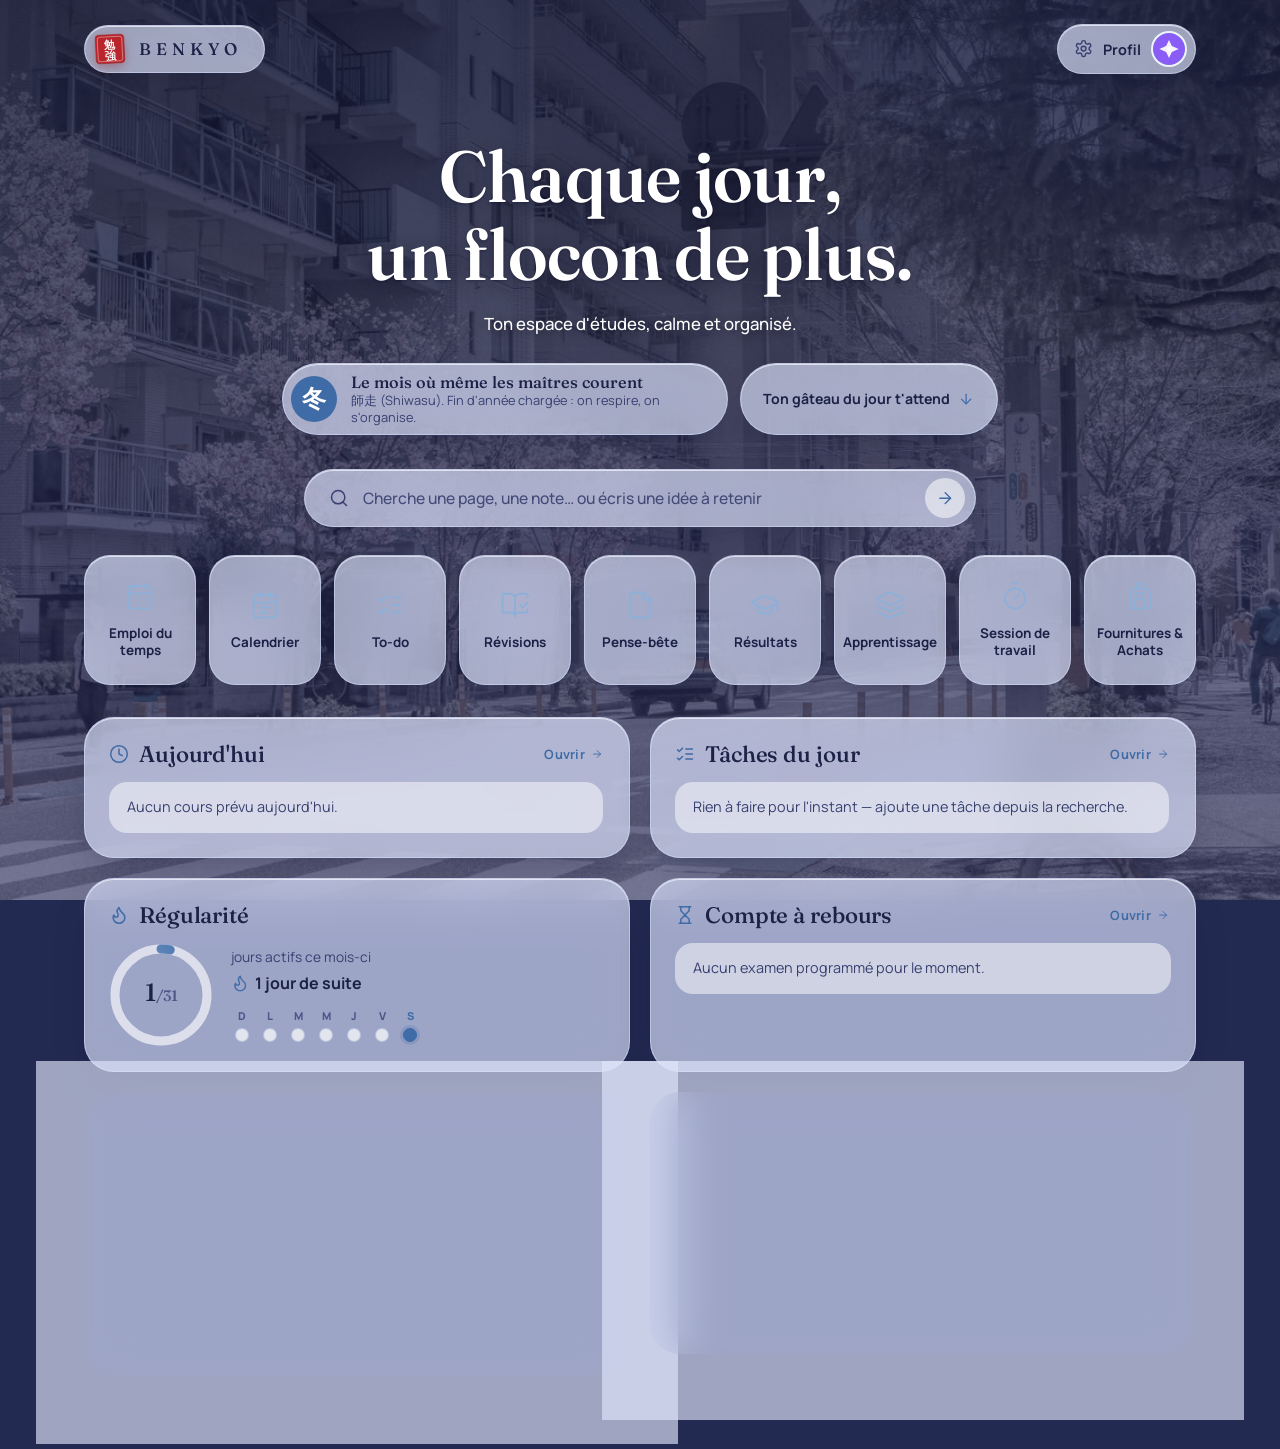
<file: index.html>
<!DOCTYPE html>
<html lang="fr">
<head>
  <meta charset="UTF-8">
  <meta name="viewport" content="width=device-width, initial-scale=1.0">
  <meta name="description" content="Benkyō : ton espace d'études pour organiser tes révisions, tes devoirs, ton emploi du temps et tes sessions de travail.">
  <title>Benkyō — Ton espace d'études</title>
  <link rel="icon" href="favicon.ico" sizes="any">
  <link rel="icon" type="image/png" sizes="32x32" href="favicon-32x32.png">
  <link rel="icon" type="image/png" sizes="16x16" href="favicon-16x16.png">
  <link rel="icon" type="image/svg+xml" href="favicon.svg">
  <link rel="apple-touch-icon" sizes="180x180" href="apple-touch-icon.png">
  <link rel="mask-icon" href="favicon.svg" color="#c1272d">
  <meta name="theme-color" content="#e9c9d3">
  <link rel="preconnect" href="https://fonts.googleapis.com">
  <link rel="preconnect" href="https://fonts.gstatic.com" crossorigin>
  <link href="https://fonts.googleapis.com/css2?family=Fraunces:opsz,wght@9..144,500;9..144,600&family=Manrope:wght@500;600;700;800&display=swap" rel="stylesheet">
  <link rel="preload" as="image" href="fond-japon.jpg">
  <link rel="stylesheet" href="home.css">
  <!-- Chargé sans « defer » : la saison est posée sur <html> avant le premier affichage -->
  <script src="sakura.js"></script>
  <!-- Thème selon l'heure (aube / midi / crépuscule / nuit) : après les autres feuilles de style -->
  <link rel="stylesheet" href="heure.css">
  <script src="heure.js"></script>
  <!-- Ambiances des jours de fête (31/10, 24-25/12, 31/12, 1/1) : après heure.css / heure.js -->
  <link rel="stylesheet" href="fete.css">
  <link rel="stylesheet" href="fluidite.css">
  <script src="fluidite.js" defer></script>
  <script src="fete.js"></script>
</head>
<body class="home">

  <!-- Icônes (sprite SVG) -->
  <svg width="0" height="0" style="position:absolute" aria-hidden="true" focusable="false">
    <defs>
      <linearGradient id="ringGrad" x1="0" y1="0" x2="1" y2="1"><stop offset="0" style="stop-color:var(--grad-a)"/><stop offset="1" style="stop-color:var(--grad-b)"/></linearGradient>
      <symbol id="i-gear" viewBox="0 0 24 24"><path d="M12.22 2h-.44a2 2 0 0 0-2 2v.18a2 2 0 0 1-1 1.73l-.43.25a2 2 0 0 1-2 0l-.15-.08a2 2 0 0 0-2.73.73l-.22.38a2 2 0 0 0 .73 2.73l.15.1a2 2 0 0 1 1 1.72v.51a2 2 0 0 1-1 1.74l-.15.09a2 2 0 0 0-.73 2.73l.22.38a2 2 0 0 0 2.73.73l.15-.08a2 2 0 0 1 2 0l.43.25a2 2 0 0 1 1 1.73V20a2 2 0 0 0 2 2h.44a2 2 0 0 0 2-2v-.18a2 2 0 0 1 1-1.73l.43-.25a2 2 0 0 1 2 0l.15.08a2 2 0 0 0 2.73-.73l.22-.39a2 2 0 0 0-.73-2.73l-.15-.08a2 2 0 0 1-1-1.74v-.5a2 2 0 0 1 1-1.74l.15-.09a2 2 0 0 0 .73-2.73l-.22-.38a2 2 0 0 0-2.73-.73l-.15.08a2 2 0 0 1-2 0l-.43-.25a2 2 0 0 1-1-1.73V4a2 2 0 0 0-2-2z"/><circle cx="12" cy="12" r="3"/></symbol>
      <symbol id="i-search" viewBox="0 0 24 24"><circle cx="11" cy="11" r="8"/><path d="m21 21-4.3-4.3"/></symbol>
      <symbol id="i-arrow" viewBox="0 0 24 24"><path d="M5 12h14"/><path d="m12 5 7 7-7 7"/></symbol>
      <symbol id="i-timetable" viewBox="0 0 24 24"><rect width="18" height="18" x="3" y="4" rx="2"/><path d="M16 2v4M8 2v4M3 10h18"/><path d="M8 14h.01M12 14h.01M16 14h.01M8 18h.01M12 18h.01M16 18h.01"/></symbol>
      <symbol id="i-calendar" viewBox="0 0 24 24"><path d="M8 2v4M16 2v4"/><rect width="18" height="18" x="3" y="4" rx="2"/><path d="M3 10h18M8 14h8M8 18h5"/></symbol>
      <symbol id="i-todo" viewBox="0 0 24 24"><path d="m3 17 2 2 4-4"/><path d="m3 7 2 2 4-4"/><path d="M13 6h8M13 12h8M13 18h8"/></symbol>
      <symbol id="i-revise" viewBox="0 0 24 24"><path d="M12 21V7"/><path d="m16 12 2 2 4-4"/><path d="M22 6V4a1 1 0 0 0-1-1h-5a4 4 0 0 0-4 4 4 4 0 0 0-4-4H3a1 1 0 0 0-1 1v13a1 1 0 0 0 1 1h6a3 3 0 0 1 3 3 3 3 0 0 1 3-3h6a1 1 0 0 0 1-1v-1.3"/></symbol>
      <symbol id="i-note" viewBox="0 0 24 24"><path d="M15 2H6a2 2 0 0 0-2 2v16a2 2 0 0 0 2 2h12a2 2 0 0 0 2-2V7Z"/><path d="M14 2v4a2 2 0 0 0 2 2h4"/></symbol>
      <symbol id="i-grades" viewBox="0 0 24 24"><path d="M21.42 10.922a1 1 0 0 0-.019-1.838L12.83 5.18a2 2 0 0 0-1.66 0L2.6 9.08a1 1 0 0 0 0 1.832l8.57 3.908a2 2 0 0 0 1.66 0z"/><path d="M22 10v6"/><path d="M6 12.5V16a6 3 0 0 0 12 0v-3.5"/></symbol>
      <symbol id="i-layers" viewBox="0 0 24 24"><path d="M12.83 2.18a2 2 0 0 0-1.66 0L2.6 6.08a1 1 0 0 0 0 1.83l8.58 3.91a2 2 0 0 0 1.66 0l8.58-3.9a1 1 0 0 0 0-1.83Z"/><path d="m22 17.65-9.17 4.16a2 2 0 0 1-1.66 0L2 17.65"/><path d="m22 12.65-9.17 4.16a2 2 0 0 1-1.66 0L2 12.65"/></symbol>
      <symbol id="i-timer" viewBox="0 0 24 24"><path d="M10 2h4"/><path d="m12 14 3-3"/><circle cx="12" cy="14" r="8"/></symbol>
      <symbol id="i-bag" viewBox="0 0 24 24"><path d="M4 10a4 4 0 0 1 4-4h8a4 4 0 0 1 4 4v10a2 2 0 0 1-2 2H6a2 2 0 0 1-2-2Z"/><path d="M9 6V4a2 2 0 0 1 2-2h2a2 2 0 0 1 2 2v2"/><path d="M8 21v-5a2 2 0 0 1 2-2h4a2 2 0 0 1 2 2v5"/><path d="M8 10h8"/></symbol>
      <symbol id="i-clock" viewBox="0 0 24 24"><circle cx="12" cy="12" r="10"/><path d="M12 6v6l4 2"/></symbol>
      <symbol id="i-flame" viewBox="0 0 24 24"><path d="M8.5 14.5A2.5 2.5 0 0 0 11 12c0-1.38-.5-2-1-3-1.07-2.14-.22-4.05 2-6 .5 2.5 2 4.9 4 6.5 2 1.6 3 3.5 3 5.5a7 7 0 1 1-14 0c0-1.15.43-2.29 1-3a2.5 2.5 0 0 0 2.5 2.5z"/></symbol>
      <symbol id="i-hourglass" viewBox="0 0 24 24"><path d="M5 22h14"/><path d="M5 2h14"/><path d="M17 22v-4.17a2 2 0 0 0-.59-1.42L12 12l-4.41 4.41A2 2 0 0 0 7 17.83V22"/><path d="M7 2v4.17a2 2 0 0 0 .59 1.42L12 12l4.41-4.41A2 2 0 0 0 17 6.17V2"/></symbol>
      <symbol id="i-target" viewBox="0 0 24 24"><circle cx="12" cy="12" r="10"/><circle cx="12" cy="12" r="6"/><circle cx="12" cy="12" r="2"/></symbol>
      <symbol id="i-plan" viewBox="0 0 24 24"><path d="M8 2v4M16 2v4"/><rect width="18" height="18" x="3" y="4" rx="2"/><path d="M3 10h18"/><path d="m9 16 2 2 4-4"/></symbol>
      <symbol id="i-plus" viewBox="0 0 24 24"><path d="M5 12h14"/><path d="M12 5v14"/></symbol>
      <symbol id="i-x" viewBox="0 0 24 24"><path d="M18 6 6 18"/><path d="m6 6 12 12"/></symbol>
      <symbol id="i-cookie" viewBox="0 0 24 24"><path d="M12 2a10 10 0 1 0 10 10 4 4 0 0 1-5-5 4 4 0 0 1-5-5"/><path d="M8.5 8.5v.01"/><path d="M16 15.5v.01"/><path d="M12 12v.01"/><path d="M11 17v.01"/><path d="M7 14v.01"/></symbol>
      <symbol id="i-check" viewBox="0 0 24 24"><path d="M20 6 9 17l-5-5"/></symbol>
      <symbol id="i-pencil" viewBox="0 0 24 24"><path d="M21.174 6.812a1 1 0 0 0-3.986-3.987L3.842 16.174a2 2 0 0 0-.5.83l-1.321 4.352a.5.5 0 0 0 .623.622l4.353-1.32a2 2 0 0 0 .83-.497z"/></symbol>
    </defs>
  </svg>

  <div class="bg" aria-hidden="true"></div>

  <div class="shell">

    <!-- Barre du haut : logo + nom du site / profil -->
    <header class="topbar">
      <a href="index.html" class="brand glass" aria-label="Benkyō — accueil">
        <svg class="logo" role="img" aria-label="Benkyō" xmlns="http://www.w3.org/2000/svg" viewBox="0 0 100 100">
  <g transform="rotate(-3 50 50)">
    <rect x="8" y="8" width="84" height="84" rx="10" fill="#c1272d"/>
    <rect x="8" y="8" width="84" height="84" rx="10" fill="none" stroke="#8f1a1f" stroke-width="2" opacity="0.6"/>
    <rect x="14" y="14" width="72" height="72" rx="7" fill="none" stroke="#ffffff" stroke-width="1.4" opacity="0.85"/>
    <text x="50" y="41" text-anchor="middle" dominant-baseline="middle" font-family="'Noto Serif JP','Hiragino Mincho ProN',serif" font-size="33" fill="#ffffff" font-weight="700">勉</text>
    <text x="50" y="75" text-anchor="middle" dominant-baseline="middle" font-family="'Noto Serif JP','Hiragino Mincho ProN',serif" font-size="33" fill="#ffffff" font-weight="700">強</text>
    <circle cx="15" cy="86" r="2.2" fill="#ffffff" opacity="0.18"/>
    <circle cx="88" cy="16" r="1.6" fill="#ffffff" opacity="0.15"/>
    <rect x="8" y="8" width="84" height="84" rx="10" fill="#000000" opacity="0.03"/>
  </g>
</svg>
        <span>BENKYO</span>
      </a>
      <a href="profil.html" class="profile-btn glass" aria-label="Mon profil">
        <svg class="icon"><use href="#i-gear"/></svg>
        <b>Profil</b>
        <img id="profile-img" alt="" hidden>
        <span id="profile-fallback" class="avatar-fallback"></span>
      </a>
    </header>

    <!-- Titre accrocheur -->
    <section class="hero">
      <h1 id="hero-title">Chaque jour,<br>un pétale de plus.</h1>
      <p>Ton espace d'études, calme et organisé.</p>
      <div class="hero-pills">
        <div class="season glass" id="season" hidden>
          <span class="s-kanji" lang="ja"></span>
          <span class="s-text"><b id="s-title"></b><small id="s-sub"></small></span>
        </div>
        <a class="hint glass" id="ritual-hint" href="#rituels" hidden>Ton gâteau du jour t'attend <svg class="icon"><use href="#i-arrow"/></svg></a>
      </div>
    </section>

    <!-- Recherche / capture rapide -->
    <div class="search-wrap">
      <form class="search glass" id="search-form" role="search" autocomplete="off">
        <svg class="icon"><use href="#i-search"/></svg>
        <input id="q" type="text" placeholder="Cherche une page, une note… ou écris une idée à retenir" aria-label="Rechercher ou noter une idée" aria-controls="results" aria-expanded="false" maxlength="300">
        <button class="go" type="submit" aria-label="Valider"><svg class="icon"><use href="#i-arrow"/></svg></button>
      </form>
      <div class="results" id="results" role="listbox" hidden></div>
    </div>

    <!-- Navigation principale : une carte par onglet -->
    <nav class="nav-grid" id="nav-grid" aria-label="Navigation principale">
      <a class="nav-card glass" href="emploi-du-temps.html"><svg class="icon"><use href="#i-timetable"/></svg>Emploi du temps</a>
      <a class="nav-card glass" href="calendrier.html"><svg class="icon"><use href="#i-calendar"/></svg>Calendrier</a>
      <a class="nav-card glass" href="todo.html"><svg class="icon"><use href="#i-todo"/></svg>To-do</a>
      <a class="nav-card glass" href="revisions.html"><svg class="icon"><use href="#i-revise"/></svg>Révisions</a>
      <!-- Les plannings de révisions dont la période est en cours sont insérés ici (voir renderActivePlannings) -->
      <a class="nav-card glass" href="pense-bete.html"><svg class="icon"><use href="#i-note"/></svg>Pense-bête</a>
      <a class="nav-card glass" href="notes-moyennes.html"><svg class="icon"><use href="#i-grades"/></svg>Résultats</a>
      <a class="nav-card glass" href="flashcards.html"><svg class="icon"><use href="#i-layers"/></svg>Apprentissage</a>
      <a class="nav-card glass" href="pomodoro.html"><svg class="icon"><use href="#i-timer"/></svg>Session de travail</a>
      <a class="nav-card glass" href="fournitures.html"><svg class="icon"><use href="#i-bag"/></svg>Fournitures &amp; Achats</a>
    </nav>

    <!-- Widgets -->
    <main class="widgets">

      <section class="w w-6 glass" aria-labelledby="h-today">
        <div class="w-head">
          <svg class="icon"><use href="#i-clock"/></svg>
          <h2 id="h-today">Aujourd'hui</h2>
          <a class="w-link" href="emploi-du-temps.html">Ouvrir <svg class="icon"><use href="#i-arrow"/></svg></a>
        </div>
        <ul class="list" id="w-timetable"></ul>
      </section>

      <section class="w w-6 glass" aria-labelledby="h-todos">
        <div class="w-head">
          <svg class="icon"><use href="#i-todo"/></svg>
          <h2 id="h-todos">Tâches du jour</h2>
          <a class="w-link" href="todo.html">Ouvrir <svg class="icon"><use href="#i-arrow"/></svg></a>
        </div>
        <ul class="list" id="w-todos"></ul>
      </section>

      <section class="w w-6 glass" aria-labelledby="h-reg">
        <div class="w-head">
          <svg class="icon"><use href="#i-flame"/></svg>
          <h2 id="h-reg">Régularité</h2>
        </div>
        <div class="reg">
          <div class="ring" id="ring" role="img" aria-label="Jours actifs ce mois-ci">
            <svg viewBox="0 0 104 104"><circle class="track" cx="52" cy="52" r="46"/><circle class="bar" cx="52" cy="52" r="46"/></svg>
            <b id="ring-txt">0<small>/30</small></b>
          </div>
          <div class="reg-info">
            jours actifs ce mois-ci
            <strong><svg class="icon"><use href="#i-flame"/></svg><span id="streak">0 jour de suite</span></strong>
            <div class="week" id="week"></div>
          </div>
        </div>
      </section>

      <section class="w w-6 glass" aria-labelledby="h-cd">
        <div class="w-head">
          <svg class="icon"><use href="#i-hourglass"/></svg>
          <h2 id="h-cd">Compte à rebours</h2>
          <button class="w-link" type="button" id="cd-open">Ouvrir <svg class="icon"><use href="#i-arrow"/></svg></button>
        </div>
        <div id="w-cd"></div>
      </section>

      <!-- Rituels du jour -->
      <section class="w w-6 glass w-ritual" id="rituels" aria-labelledby="h-fortune">
        <div class="w-head">
          <svg class="icon"><use href="#i-cookie"/></svg>
          <h2 id="h-fortune">Gâteau de la chance</h2>
        </div>
        <div id="fortune-box"></div>
      </section>

      <section class="w w-6 glass w-ritual" aria-labelledby="h-daruma">
        <div class="w-head">
          <svg class="icon"><use href="#i-target"/></svg>
          <h2 id="h-daruma">Daruma</h2>
        </div>
        <div id="daruma-box"></div>
      </section>

    </main>
  </div>

  <!-- Modale : compte à rebours -->
  <div class="modal" id="cd-modal" hidden>
    <form class="sheet glass" id="cd-form" role="dialog" aria-modal="true" aria-labelledby="cd-title">
      <h3 id="cd-title">Compte à rebours</h3>
      <label for="cd-name">Examen / concours</label>
      <input id="cd-name" type="text" placeholder="Ex. : Bac de français" maxlength="80" required>
      <label for="cd-date">Date</label>
      <input id="cd-date" type="date" required>
      <div class="row">
        <button type="button" class="btn danger" id="cd-clear">Supprimer</button>
        <button type="button" class="btn ghost" id="cd-cancel">Annuler</button>
        <button type="submit" class="btn primary">Enregistrer</button>
      </div>
    </form>
  </div>

  <div class="toast glass" id="toast" role="status" aria-live="polite"></div>

  <script src="app.js"></script>
  <script src="rituels.js"></script>
  <script>
  (function () {
    'use strict';

    // Affichage immédiat de la photo de profil (évite le flash du placeholder)
    function setAvatar(src) {
      var img = document.getElementById('profile-img'), fb = document.getElementById('profile-fallback');
      if (!src) return;
      img.onload = function () { img.hidden = false; fb.hidden = true; };
      img.src = src;
    }
    try { var p0 = JSON.parse(localStorage.getItem('benkyo_profile') || 'null'); if (p0 && p0.img) setAvatar(p0.img); } catch (e) {}

    var state = BenkyoStorage.load();
    BenkyoStorage.autoFlushOn(state);
    function save() { BenkyoStorage.save(state); }
    if (state.profile && state.profile.img) setAvatar(state.profile.img);

    // ---------- Utilitaires ----------
    function $(id) { return document.getElementById(id); }
    function esc(s) { return String(s == null ? '' : s).replace(/[&<>"']/g, function (c) { return { '&': '&amp;', '<': '&lt;', '>': '&gt;', '"': '&quot;', "'": '&#39;' }[c]; }); }
    function norm(s) { return String(s || '').toLowerCase().normalize('NFD').replace(/[̀-ͯ]/g, ''); }
    function stripHtml(s) { var d = document.createElement('div'); d.innerHTML = String(s || ''); return d.textContent || ''; }
    function pad(n) { return String(n).padStart(2, '0'); }
    function localKey(d) { return d.getFullYear() + '-' + pad(d.getMonth() + 1) + '-' + pad(d.getDate()); }
    // Même clé que la page To-do (elle utilise la date ISO) pour afficher les mêmes tâches
    function todoKey(d) { return BenkyoStorage.dateKey(d); }
    function icon(id) { return '<svg class="icon"><use href="#i-' + id + '"/></svg>'; }
    var toastTimer;
    function toast(msg) {
      var t = $('toast'); t.textContent = msg; t.classList.add('show');
      clearTimeout(toastTimer); toastTimer = setTimeout(function () { t.classList.remove('show'); }, 2400);
    }

    // ---------- Série (même logique qu'avant) ----------
    function checkStreak() {
      if (!state.streak) state.streak = { count: 1, lastLogin: '' };
      var today = new Date().toDateString();
      if (state.streak.lastLogin !== today) {
        var y = new Date(); y.setDate(y.getDate() - 1);
        state.streak.count = (state.streak.lastLogin === y.toDateString()) ? (state.streak.count || 0) + 1 : 1;
        state.streak.lastLogin = today;
        save();
      }
    }

    // ---------- Aujourd'hui : emploi du temps ----------
    function renderTimetable() {
      var now = new Date(), idx = (now.getDay() + 6) % 7, ul = $('w-timetable');
      var mins = now.getHours() * 60 + now.getMinutes();
      function toMin(t) { var m = /^(\d{1,2}):(\d{2})/.exec(t || ''); return m ? +m[1] * 60 + +m[2] : 0; }
      var items = (state.timetable || []).filter(function (i) { return parseInt(i.day, 10) === idx; })
        .sort(function (a, b) { return toMin(a.start) - toMin(b.start); });
      if (!items.length) { ul.innerHTML = '<li class="empty">Aucun cours prévu aujourd\'hui.</li>'; return; }
      ul.innerHTML = items.map(function (i) {
        var live = mins >= toMin(i.start) && mins < toMin(i.end);
        var col = /^#[0-9a-f]{3,8}$/i.test(i.color || '') ? i.color : '';
        return '<li class="item' + (live ? ' now' : '') + '"><span class="dot"' + (col ? ' style="background:' + col + '"' : '') + '></span>' +
          '<span class="name">' + esc(i.title) + '</span>' + (live ? '<span class="live">En cours</span>' : '') +
          '<span class="when">' + esc(i.start) + ' – ' + esc(i.end) + '</span></li>';
      }).join('');
    }

    // ---------- Tâches du jour ----------
    function renderTodos() {
      var key = todoKey(new Date()), ul = $('w-todos');
      var items = (state.todos && state.todos[key]) || [];
      if (!items.length) { ul.innerHTML = '<li class="empty">Rien à faire pour l\'instant — ajoute une tâche depuis la recherche.</li>'; return; }
      ul.innerHTML = items.map(function (t, i) {
        return '<li class="item' + (t.done ? ' done' : '') + '"><input class="check" type="checkbox" data-i="' + i + '"' + (t.done ? ' checked' : '') + ' aria-label="Terminée">' +
          '<span class="name">' + esc(stripHtml(t.text)) + '</span>' + (t.time ? '<span class="when">' + esc(t.time) + '</span>' : '') + '</li>';
      }).join('');
    }
    $('w-todos').addEventListener('change', function (e) {
      var cb = e.target.closest('.check'); if (!cb) return;
      var key = todoKey(new Date()), it = state.todos[key] && state.todos[key][+cb.dataset.i];
      if (!it) return;
      it.done = cb.checked; save(); renderTodos();
      if (it.done && typeof confetti === 'function') confetti({ particleCount: 30, spread: 60, origin: { y: 0.4 } });
    });

    // ---------- Régularité ----------
    function activeDays() {
      var set = {}, s = state.stats || {}, k;
      for (k in (s.dailyLog || {})) if (s.dailyLog[k] > 0) set[k] = 1;
      for (k in (state.manualStudy || {})) if (state.manualStudy[k] > 0) set[k] = 1;
      for (k in ((state.stampBook || {}).entries || {})) set[k] = 1;
      // jours de connexion consécutifs de la série en cours
      var st = state.streak;
      if (st && st.lastLogin && st.count > 0) {
        var d = new Date(st.lastLogin);
        if (!isNaN(d)) for (var i = 0; i < st.count && i < 400; i++) { set[localKey(d)] = 1; d.setDate(d.getDate() - 1); }
      }
      return set;
    }
    function renderRegularity() {
      var set = activeDays(), now = new Date();
      var total = new Date(now.getFullYear(), now.getMonth() + 1, 0).getDate(), n = 0;
      for (var d = 1; d <= total; d++) if (set[now.getFullYear() + '-' + pad(now.getMonth() + 1) + '-' + pad(d)]) n++;
      $('ring').style.setProperty('--p', Math.min(1, n / total));
      $('ring-txt').innerHTML = n + '<small>/' + total + '</small>';
      var c = (state.streak && state.streak.count) || 0;
      $('streak').textContent = c + (c > 1 ? ' jours de suite' : ' jour de suite');
      var L = ['D', 'L', 'M', 'M', 'J', 'V', 'S'], html = '';
      for (var i = 6; i >= 0; i--) {
        var dd = new Date(now); dd.setDate(now.getDate() - i);
        html += '<span class="' + (set[localKey(dd)] ? 'on ' : '') + (i === 0 ? 'today' : '') + '" title="' + dd.toLocaleDateString('fr-FR', { weekday: 'long', day: 'numeric', month: 'long' }) + '">' + L[dd.getDay()] + '<i></i></span>';
      }
      $('week').innerHTML = html;
    }

    // ---------- Compte à rebours ----------
    function renderCountdown() {
      var box = $('w-cd'), cd = state.examCountdown;
      if (!cd || !cd.date) { box.innerHTML = '<button type="button" class="empty" id="cd-empty">Aucun examen programmé pour le moment.</button>'; $('cd-empty').onclick = openCd; return; }
      var target = new Date(cd.date + 'T00:00:00'), n = new Date();
      var diff = Math.round((target - new Date(n.getFullYear(), n.getMonth(), n.getDate())) / 86400000);
      var big, small;
      if (diff > 1) { big = diff; small = 'jours'; } else if (diff === 1) { big = 'J-1'; small = 'demain'; }
      else if (diff === 0) { big = 'J'; small = 'aujourd\'hui'; } else { big = '—'; small = 'date passée'; }
      box.innerHTML = '<div class="cd"><div><div class="t">' + esc(cd.title) + '</div><div class="d">' +
        target.toLocaleDateString('fr-FR', { weekday: 'long', day: 'numeric', month: 'long' }) + '</div></div>' +
        '<div class="n">' + big + '<small>' + small + '</small></div></div>';
    }
    function openCd() {
      var cd = state.examCountdown || {};
      $('cd-name').value = cd.title || ''; $('cd-date').value = cd.date || '';
      $('cd-clear').hidden = !cd.date;
      $('cd-modal').hidden = false; $('cd-name').focus();
    }
    function closeCd() { $('cd-modal').hidden = true; }
    $('cd-open').onclick = openCd;
    $('cd-cancel').onclick = closeCd;
    $('cd-modal').addEventListener('mousedown', function (e) { if (e.target === this) closeCd(); });
    $('cd-clear').onclick = function () { state.examCountdown = null; save(); renderCountdown(); closeCd(); };
    $('cd-form').onsubmit = function (e) {
      e.preventDefault();
      state.examCountdown = { title: $('cd-name').value.trim(), date: $('cd-date').value };
      save(); renderCountdown(); closeCd();
    };


    // ---------- Plannings de révisions en cours : une carte dans le menu ----------
    function activePlannings() {
      var today = localKey(new Date());
      return (state.revisionPlannings || []).filter(function (p) {
        return p && p.start && p.end && p.start <= today && today <= p.end;
      }).sort(function (a, b) { return a.end < b.end ? -1 : a.end > b.end ? 1 : 0; });
    }
    function fmtShort(iso) {
      var d = new Date(iso + 'T00:00:00');
      return d.toLocaleDateString('fr-FR', { day: 'numeric', month: 'short' });
    }
    function renderActivePlannings() {
      var grid = $('nav-grid');
      if (!grid) return;
      Array.prototype.slice.call(grid.querySelectorAll('[data-plan-card]')).forEach(function (n) { n.remove(); });
      var today = localKey(new Date());
      var anchor = grid.querySelector('a[href="revisions.html"]');
      var list = activePlannings().slice(0, 3), ref = anchor;
      list.forEach(function (p) {
        var todayCount = (p.slots || []).filter(function (s) { return s.date === today; }).length;
        var sub = todayCount ? todayCount + ' créneau' + (todayCount > 1 ? 'x' : '') + ' aujourd\'hui' : 'jusqu\'au ' + fmtShort(p.end);
        var a = document.createElement('a');
        a.className = 'nav-card nav-plan glass';
        a.setAttribute('data-plan-card', '');
        a.href = 'revisions.html#planning-' + p.id;
        a.innerHTML = icon('plan') + '<span class="nav-plan-name">' + esc(p.name) + '</span><small class="nav-plan-sub">' + esc(sub) + '</small>';
        if (ref && ref.nextSibling) grid.insertBefore(a, ref.nextSibling); else grid.appendChild(a);
        ref = a;
      });
      // Ajuste le nombre de colonnes sur grand écran pour garder une seule ligne bien remplie
      var n = grid.querySelectorAll('.nav-card').length;
      grid.style.setProperty('--nav-cols', n <= 11 ? n : Math.ceil(n / 2));
    }

    // ---------- Recherche & capture rapide ----------
    var PAGES = [
      { label: 'Emploi du temps', href: 'emploi-du-temps.html', ic: 'timetable', kw: 'cours horaires planning semaine edt' },
      { label: 'Calendrier', href: 'calendrier.html', ic: 'calendar', kw: 'evenements dates echeances agenda' },
      { label: 'To-do', href: 'todo.html', ic: 'todo', kw: 'taches liste a faire devoirs todo' },
      { label: 'Révisions', href: 'revisions.html', ic: 'revise', kw: 'reviser chapitres courbe oubli' },
      { label: 'Pense-bête', href: 'pense-bete.html', ic: 'note', kw: 'notes idees memo' },
      { label: 'Résultats & moyennes', href: 'notes-moyennes.html', ic: 'grades', kw: 'resultats notes moyennes evaluations coefficients' },
      { label: 'Apprentissage', href: 'flashcards.html', ic: 'layers', kw: 'apprentissage cartes memoriser texte a trous' },
      { label: 'Session de travail', href: 'pomodoro.html', ic: 'timer', kw: 'pomodoro minuteur focus concentration chrono examen blanc concours blanc entrainement session immersive youtube live bilan' },
      { label: 'Fournitures & Achats', href: 'fournitures.html', ic: 'bag', kw: 'fournitures achats materiel liste de courses manuels papeterie fournitures et achats' },
      { label: 'Profil', href: 'profil.html', ic: 'gear', kw: 'profil reglages carnet tampons moral resultats' }
    ];
    var results = [], cur = 0;

    function buildResults(raw) {
      var q = norm(raw.trim()), out = [];
      if (q) {
        PAGES.forEach(function (p) { if (norm(p.label).indexOf(q) > -1 || p.kw.indexOf(q) > -1) out.push({ g: 'Pages', ic: p.ic, text: p.label, href: p.href }); });
        var c = 0;
        (state.notes || []).forEach(function (n) {
          var txt = stripHtml((n.title || '') + ' ' + (n.content || ''));
          if (c < 3 && norm(txt).indexOf(q) > -1) { c++; out.push({ g: 'Pense-bête', ic: 'note', text: (n.title || '').trim() || txt.trim().slice(0, 70) || 'Note', href: 'pense-bete.html' }); }
        });
        c = 0;
        Object.keys(state.todos || {}).sort().reverse().forEach(function (k) {
          (state.todos[k] || []).forEach(function (t) {
            var txt = stripHtml(t.text);
            if (c < 3 && norm(txt).indexOf(q) > -1) { c++; out.push({ g: 'Tâches', ic: 'todo', text: txt, sub: k, href: 'todo.html' }); }
          });
        });
        c = 0;
        (state.decks || []).forEach(function (d) { if (c < 2 && norm(d.title).indexOf(q) > -1) { c++; out.push({ g: 'Apprentissage', ic: 'layers', text: d.title, href: 'flashcards.html' }); } });
        (state.courses || []).forEach(function (co) {
          var hit = norm(co.subject + ' ' + co.title).indexOf(q) > -1 || (co.chapters || []).some(function (ch) { return norm(ch.title).indexOf(q) > -1; });
          if (c < 4 && hit) { c++; out.push({ g: 'Apprentissage', ic: 'revise', text: co.title, sub: co.subject, href: 'revisions.html' }); }
        });
        c = 0;
        activePlannings().forEach(function (p) {
          if (norm('planning revisions ' + p.name).indexOf(q) > -1) out.push({ g: 'Pages', ic: 'plan', text: 'Planning : ' + p.name, href: 'revisions.html#planning-' + p.id });
        });
        c = 0;
        (state.events || []).forEach(function (ev) { if (c < 2 && norm(ev.title).indexOf(q) > -1) { c++; out.push({ g: 'Calendrier', ic: 'calendar', text: ev.title, sub: ev.date, href: 'calendrier.html' }); } });
        out = out.slice(0, 8);
        out.push({ g: 'Retenir cette idée', ic: 'plus', text: 'Ajouter au pense-bête', sub: '« ' + raw.trim() + ' »', action: 'note', cls: 'action' });
        out.push({ g: 'Retenir cette idée', ic: 'plus', text: 'Ajouter aux tâches du jour', sub: '« ' + raw.trim() + ' »', action: 'todo', cls: 'action' });
      }
      return out;
    }
    function drawResults() {
      var box = $('results');
      if (!results.length) { box.hidden = true; $('q').setAttribute('aria-expanded', 'false'); return; }
      var html = '', last = '';
      results.forEach(function (r, i) {
        if (r.g !== last) { html += '<div class="res-group">' + esc(r.g) + '</div>'; last = r.g; }
        html += '<button type="button" role="option" class="res ' + (r.cls || '') + (i === cur ? ' on' : '') + '" data-i="' + i + '">' + icon(r.ic) +
          '<span class="txt">' + esc(r.text) + (r.sub ? '<span class="sub">' + esc(r.sub) + '</span>' : '') + '</span>' + (r.href ? '<span class="tag">Ouvrir</span>' : '') + '</button>';
      });
      box.innerHTML = html; box.hidden = false; $('q').setAttribute('aria-expanded', 'true');
      var on = box.querySelector('.on'); if (on && on.scrollIntoView) on.scrollIntoView({ block: 'nearest' });
    }
    function choose(i) {
      var r = results[i]; if (!r) return;
      var txt = $('q').value.trim();
      if (r.href) { location.href = r.href; return; }
      if (r.action === 'note') {
        if (!Array.isArray(state.notes)) state.notes = [];
        state.notes.push({ title: '', content: esc(txt), font: 'sans-serif', color: '#e2e8f0' });
        save(); toast('Ajouté au pense-bête ✓');
      } else if (r.action === 'todo') {
        if (!state.todos) state.todos = {};
        var k = todoKey(new Date());
        (state.todos[k] = state.todos[k] || []).push({ text: esc(txt), desc: '', duration: 30, time: '', urgency: 2, done: false });
        save(); renderTodos(); toast('Ajouté aux tâches du jour ✓');
      }
      $('q').value = ''; results = []; drawResults();
    }
    var q = $('q');
    q.addEventListener('input', function () { results = buildResults(q.value); cur = 0; drawResults(); });
    q.addEventListener('focus', function () { if (q.value.trim()) { results = buildResults(q.value); drawResults(); } });
    q.addEventListener('keydown', function (e) {
      if (e.key === 'ArrowDown' && results.length) { e.preventDefault(); cur = (cur + 1) % results.length; drawResults(); }
      else if (e.key === 'ArrowUp' && results.length) { e.preventDefault(); cur = (cur - 1 + results.length) % results.length; drawResults(); }
      else if (e.key === 'Escape') { results = []; drawResults(); }
    });
    $('search-form').onsubmit = function (e) { e.preventDefault(); if (!results.length) results = buildResults(q.value); choose(cur); };
    $('results').addEventListener('mousedown', function (e) { e.preventDefault(); });
    $('results').addEventListener('click', function (e) { var b = e.target.closest('.res'); if (b) choose(+b.dataset.i); });
    document.addEventListener('click', function (e) { if (!e.target.closest('.search-wrap')) { results = []; drawResults(); } });
    document.addEventListener('keydown', function (e) {
      if (e.key === 'Escape' && !$('cd-modal').hidden) closeCd();
      if (e.key === '/' && document.activeElement.tagName !== 'INPUT' && $('cd-modal').hidden) { e.preventDefault(); q.focus(); }
    });

    // ---------- Démarrage ----------
    checkStreak();
    renderTimetable(); renderTodos(); renderRegularity(); renderCountdown(); renderActivePlannings();
    // Saison, gâteau de la chance et daruma (voir rituels.js)
    if (window.BenkyoRituels) BenkyoRituels.init({ toast: toast });
    // Rafraîchit « En cours » chaque minute
    setInterval(function () { renderTimetable(); renderActivePlannings(); }, 60000);
    // Si l'on revient sur l'onglet via le bouton « Retour », on recharge les données à jour
    window.addEventListener('pageshow', function (e) { if (e.persisted) location.reload(); });
  })();
  </script>
</body>
</html>
</file>
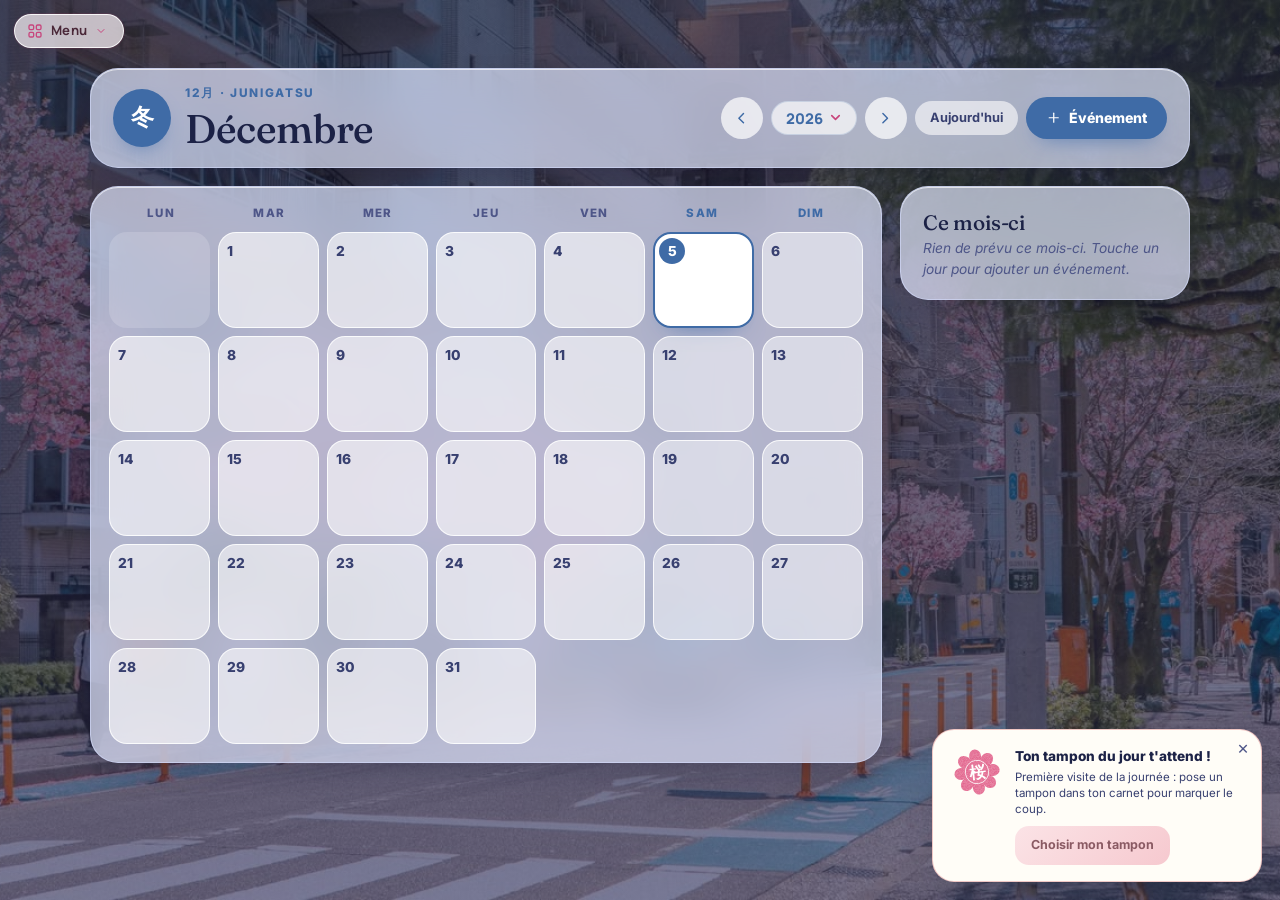
<file: calendrier.html>
<!DOCTYPE html>
<html lang="fr" class="h-full bg-[#0a0e17] text-slate-100">
<head>
  <meta charset="UTF-8">
  <meta name="viewport" content="width=device-width, initial-scale=1.0">
  <meta name="description" content="Calendrier de Benkyō : visualise ton mois et ajoute tes événements.">
  <title>Calendrier — Benkyō</title>
  <link rel="icon" href="favicon.ico" sizes="any">
  <link rel="icon" type="image/png" sizes="32x32" href="favicon-32x32.png">
  <link rel="icon" type="image/png" sizes="16x16" href="favicon-16x16.png">
  <link rel="icon" type="image/svg+xml" href="favicon.svg">
  <link rel="apple-touch-icon" sizes="180x180" href="apple-touch-icon.png">
  <link rel="mask-icon" href="favicon.svg" color="#c1272d">
  <meta name="theme-color" content="#0a0e17">
  <link rel="preconnect" href="https://fonts.googleapis.com">
  <link rel="preconnect" href="https://fonts.gstatic.com" crossorigin>
  <link href="https://fonts.googleapis.com/css2?family=Plus+Jakarta+Sans:wght@500;600;700;800&family=Inter:wght@400;500;600;700&family=Fraunces:opsz,wght@9..144,500;9..144,600&family=Manrope:wght@500;600;700;800&display=swap" rel="stylesheet">
  <script defer src="sakura.js"></script>
  <link rel="stylesheet" href="https://cdnjs.cloudflare.com/ajax/libs/font-awesome/6.4.0/css/all.min.css">
  <style>.bg-dark-card{background-color:rgba(15, 20, 32, 0.95)}</style>
  <style>
    .custom-scrollbar::-webkit-scrollbar { width: 5px; height: 5px; }
    .custom-scrollbar::-webkit-scrollbar-track { background: #0a0e17; }
    .custom-scrollbar::-webkit-scrollbar-thumb { background: #1f293d; border-radius: 4px; }
    
    .glass-panel { 
      background: rgba(15, 20, 32, 0.92); 
      border: 1px solid rgba(255, 255, 255, 0.08); 
      box-shadow: 0 8px 32px 0 rgba(0, 0, 0, 0.37);
    }
    .card-glow { transition: transform 0.2s ease, border-color 0.2s ease, box-shadow 0.2s ease; }
    .card-glow:hover { border-color: rgba(232, 142, 178, 0.4); box-shadow: 0 0 25px -5px rgba(232, 142, 178, 0.25); transform: translateY(-2px); }
    
    .card-flip { perspective: 1000px; }
    .card-inner { transition: transform 0.6s; transform-style: preserve-3d; }
    .card-flipped { transform: rotateY(180deg); }
    .card-front, .card-back { backface-visibility: hidden; position: absolute; inset: 0; }
    .card-back { transform: rotateY(180deg); }

    .tab-content { transition: opacity 0.2s ease-in-out; }
    .tab-content.hidden { display: none; opacity: 0; }
    .tab-content:not(.hidden) { opacity: 1; }

    @keyframes welcomeFade {
      0% { opacity: 1; transform: scale(1); }
      80% { opacity: 1; transform: scale(1.02); }
      100% { opacity: 0; transform: scale(0.95); visibility: hidden; }
    }
    .welcome-overlay { animation: welcomeFade 3s forwards ease-in-out; }
  </style>
  <link rel="stylesheet" href="style.css">
  <link rel="stylesheet" href="tailwind.css">
  <link rel="stylesheet" href="tampons.css">
  <link rel="stylesheet" href="pages.css">
  <!-- Thème selon l'heure (aube / midi / crépuscule / nuit) : après les autres feuilles de style -->
  <link rel="stylesheet" href="heure.css">
  <script src="heure.js"></script>
  <!-- Ambiances des jours de fête (31/10, 24-25/12, 31/12, 1/1) : après heure.css / heure.js -->
  <link rel="stylesheet" href="fete.css">
  <link rel="stylesheet" href="fluidite.css">
  <script src="fluidite.js" defer></script>
  <script src="fete.js"></script>
</head>
<body class="pg h-full flex flex-col md:flex-row font-sans antialiased overflow-hidden text-slate-200 bg-[#0a0e17]">

<!-- Navigation : onglet Menu (retour à l'accueil, d'où partent toutes les pages) -->
  <a href="index.html" class="bk-menu-tab" aria-label="Menu — retour à l'accueil">
    <svg viewBox="0 0 24 24" aria-hidden="true"><rect x="3" y="3" width="7" height="7" rx="2"/><rect x="14" y="3" width="7" height="7" rx="2"/><rect x="3" y="14" width="7" height="7" rx="2"/><rect x="14" y="14" width="7" height="7" rx="2"/></svg>
    <span>Menu</span>
  </a>
  <!-- Éléments masqués conservés pour la compatibilité des scripts existants (ancienne sidebar supprimée) -->
  <div hidden data-legacy-stubs><div><div><span id="streak-count">0</span></div></div><img id="sidebar-profile-img" alt=""></div>

  <main class="flex-1 overflow-y-auto custom-scrollbar p-4 md:p-8 relative">

    <svg width="0" height="0" style="position:absolute" aria-hidden="true" focusable="false">
    <symbol id="pi-left" viewBox="0 0 24 24"><path d="m15 18-6-6 6-6"/></symbol>
    <symbol id="pi-right" viewBox="0 0 24 24"><path d="m9 18 6-6-6-6"/></symbol>
    <symbol id="pi-plus" viewBox="0 0 24 24"><path d="M5 12h14"/><path d="M12 5v14"/></symbol>
    <symbol id="pi-clock" viewBox="0 0 24 24"><circle cx="12" cy="12" r="10"/><path d="M12 6v6l4 2"/></symbol>
    <symbol id="pi-copy" viewBox="0 0 24 24"><rect width="14" height="14" x="8" y="8" rx="2"/><path d="M4 16c-1.1 0-2-.9-2-2V4c0-1.1.9-2 2-2h10c1.1 0 2 .9 2 2"/></symbol>
    <symbol id="pi-paste" viewBox="0 0 24 24"><rect width="8" height="4" x="8" y="2" rx="1"/><path d="M16 4h2a2 2 0 0 1 2 2v14a2 2 0 0 1-2 2H6a2 2 0 0 1-2-2V6a2 2 0 0 1 2-2h2"/></symbol>
    <symbol id="pi-pencil" viewBox="0 0 24 24"><path d="M21.174 6.812a1 1 0 0 0-3.986-3.987L3.842 16.174a2 2 0 0 0-.5.83l-1.321 4.352a.5.5 0 0 0 .623.622l4.353-1.32a2 2 0 0 0 .83-.497z"/></symbol>
    <symbol id="pi-trash" viewBox="0 0 24 24"><path d="M3 6h18"/><path d="M19 6v14a2 2 0 0 1-2 2H7a2 2 0 0 1-2-2V6"/><path d="M8 6V4a2 2 0 0 1 2-2h4a2 2 0 0 1 2 2v2"/></symbol>
    <symbol id="pi-x" viewBox="0 0 24 24"><path d="M18 6 6 18"/><path d="m6 6 12 12"/></symbol>
    <symbol id="pi-sparkle" viewBox="0 0 24 24"><path d="M12 3l1.9 5.1L19 10l-5.1 1.9L12 17l-1.9-5.1L5 10l5.1-1.9z"/><path d="M19 17v4M17 19h4"/></symbol>
    <symbol id="pi-cal-plus" viewBox="0 0 24 24"><path d="M8 2v4M16 2v4"/><rect width="18" height="18" x="3" y="4" rx="2"/><path d="M3 10h18M12 14v4M10 16h4"/></symbol>
    <symbol id="pi-list" viewBox="0 0 24 24"><path d="M8 6h13M8 12h13M8 18h13M3 6h.01M3 12h.01M3 18h.01"/></symbol>
    <symbol id="pi-flag" viewBox="0 0 24 24"><path d="M4 22V4a1 1 0 0 1 .4-.8A6 6 0 0 1 8 2c3 0 5 2 8 2a6 6 0 0 0 4-1v12a6 6 0 0 1-4 1c-3 0-5-2-8-2a6 6 0 0 0-4 1"/></symbol>
  </svg>
    <section id="tab-calendar" class="tab-content pg-shell">
      <header class="pg-card cal-top">
        <div class="cal-month">
          <div class="cal-kanji" id="calendar-kanji" lang="ja" aria-hidden="true">月</div>
          <div class="cal-month-txt">
            <p class="pg-eyebrow" id="calendar-month-title-jp"></p>
            <h1 class="pg-title" id="calendar-month-title"></h1>
          </div>
        </div>
        <div class="cal-tools">
          <button onclick="changeMonth(-1)" class="pg-icon-btn" aria-label="Mois précédent"><svg class="pg-ico"><use href="#pi-left"/></svg></button>
          <!-- Sélecteur d'année rapide -->
          <select id="calendar-year-select" onchange="changeYear(this.value)" class="pg-select cal-year" aria-label="Année"></select>
          <button onclick="changeMonth(1)" class="pg-icon-btn" aria-label="Mois suivant"><svg class="pg-ico"><use href="#pi-right"/></svg></button>
          <button onclick="goToday()" class="pg-chip-btn">Aujourd'hui</button>
          <button onclick="openEventModal()" class="pg-btn primary"><svg class="pg-ico"><use href="#pi-plus"/></svg>Événement</button>
        </div>
      </header>

      <div class="cal-layout">
        <div class="pg-card cal-board">
          <div class="cal-dow"><div>Lun</div><div>Mar</div><div>Mer</div><div>Jeu</div><div>Ven</div><div>Sam</div><div>Dim</div></div>
          <div id="calendar-days" class="cal-days"></div>
        </div>
        <aside class="cal-side">
          <div class="pg-card">
            <h2 class="pg-title" id="cal-side-title">Ce mois-ci</h2>
            <ul class="cal-list" id="cal-month-list"></ul>
          </div>
        </aside>
      </div>
    </section>
  </main>

  <!-- Modal du jour : liste des événements -->
  <div id="day-modal" class="hidden pg-modal">
    <div class="pg-sheet" role="dialog" aria-modal="true" aria-labelledby="day-modal-title">
      <div class="pg-row" style="align-items:flex-start">
        <div><p class="pg-eyebrow">Journée</p><h3 id="day-modal-title" class="pg-title" style="margin:0">Journée</h3></div>
        <button type="button" onclick="closeDayModal()" class="pg-icon-btn" style="flex:none;margin-left:auto" aria-label="Fermer"><svg class="pg-ico"><use href="#pi-x"/></svg></button>
      </div>
      <div id="day-modal-list" class="cal-dlist" style="margin-top:16px"></div>
      <button type="button" id="day-modal-add" class="pg-btn primary" style="width:100%;margin-top:16px"><svg class="pg-ico"><use href="#pi-plus"/></svg>Ajouter un événement</button>
    </div>
  </div>

  <!-- Modal d'ajout / Édition d'événement -->
  <div id="event-modal" class="hidden pg-modal">
    <div class="pg-sheet" role="dialog" aria-modal="true" aria-labelledby="modal-title">
      <h3 id="modal-title" class="pg-title">Événement de Calendrier</h3>
      <form onsubmit="saveCalendarEvent(event)">
        <input type="hidden" id="cal-id" value="">
        <div class="pg-field"><label class="pg-label" for="cal-title">Titre de l'événement</label>
          <input type="text" id="cal-title" class="pg-input" required></div>
        <div class="pg-field pg-row">
          <div><label class="pg-label" for="cal-date">Date</label><input type="date" id="cal-date" class="pg-input" required></div>
          <div><label class="pg-label" for="cal-time">Heure <span style="font-weight:600;opacity:.7">(facultatif)</span></label><input type="time" id="cal-time" class="pg-input"></div>
        </div>
        <div class="pg-field"><label class="pg-label">Couleur de l'événement</label>
          <div id="cal-color-picker" class="cal-colors"></div>
          <input type="hidden" id="cal-color" value="#cba6f7"></div>
        <div class="pg-field"><label class="pg-label" for="cal-repeat">Type d'événement</label>
          <select id="cal-repeat" class="pg-select">
            <option value="none">Événement unique 📌</option>
            <option value="daily">Répétitif : Par jour 🔄</option>
            <option value="weekly">Répétitif : Par semaine 🔄</option>
            <option value="monthly">Répétitif : Par mois 🔄</option>
            <option value="yearly">Répétitif : Par an 🔄</option>
          </select></div>
        <div class="pg-actions">
          <!-- Bouton de suppression (uniquement visible lors de l'édition) -->
          <button type="button" id="btn-delete-event" onclick="deleteCalendarEvent()" class="hidden pg-btn danger"><svg class="pg-ico"><use href="#pi-trash"/></svg>Supprimer</button>
          <div class="grow">
            <button type="button" onclick="closeEventModal()" class="pg-btn">Annuler</button>
            <button type="submit" id="btn-save-event" class="pg-btn primary">Créer</button>
          </div>
        </div>
      </form>
    </div>
  </div>

  <!-- Modale de confirmation générique (remplace confirm()) -->
  <div id="generic-confirm-modal" class="hidden pg-modal">
    <div class="pg-sheet pg-confirm" role="alertdialog" aria-modal="true" aria-labelledby="generic-confirm-title">
      <div class="pg-seal" lang="ja">注意</div>
      <h3 id="generic-confirm-title" class="pg-title">Confirmer la suppression</h3>
      <p id="generic-confirm-message">Cette action est définitive et ne peut pas être annulée.</p>
      <div class="pg-actions">
        <button onclick="closeGenericConfirmModal()" class="pg-btn">Annuler</button>
        <button id="generic-confirm-btn" onclick="executeGenericConfirm()" class="pg-btn danger-fill">Supprimer</button>
      </div>
    </div>
  </div>

  <script src="app.js"></script>
  <script src="tampons.js" defer></script>
  <script>
    // Chargement de l'état
    let state = {};
    try {
      if (typeof BenkyoStorage !== 'undefined') {
        state = BenkyoStorage.load() || {};
        if (BenkyoStorage.autoFlushOn) BenkyoStorage.autoFlushOn(state);
      }
    } catch(err) {
      console.warn("Storage non disponible, utilisation du mode secours", err);
    }

    if (!state.events) state.events = [];
    if (!state.streak) state.streak = { count: 0, lastLogin: '' };

    let currentCalendarDate = new Date();

    function saveState() {
      try {
        if (typeof BenkyoStorage !== 'undefined' && BenkyoStorage.saveDebounced) {
          BenkyoStorage.saveDebounced(state);
        } else {
          localStorage.setItem('benkyo_state', JSON.stringify(state));
        }
      } catch(e){}
    }

    // -------- Modale de confirmation générique (remplace confirm()) --------
    let _genericConfirmCallback = null;
    function showConfirmModal(title, message, onConfirm, confirmLabel) {
      document.getElementById('generic-confirm-title').innerText = title || 'Confirmer la suppression';
      document.getElementById('generic-confirm-message').innerText = message || 'Cette action est définitive et ne peut pas être annulée.';
      document.getElementById('generic-confirm-btn').innerText = confirmLabel || 'Supprimer';
      _genericConfirmCallback = onConfirm;
      document.getElementById('generic-confirm-modal').classList.remove('hidden');
    }
    function closeGenericConfirmModal() {
      document.getElementById('generic-confirm-modal').classList.add('hidden');
      _genericConfirmCallback = null;
    }
    function executeGenericConfirm() {
      const cb = _genericConfirmCallback;
      closeGenericConfirmModal();
      if (cb) cb();
    }

    function updateProfileUI() {
      const sidebarImg = document.getElementById('sidebar-profile-img');
      if (sidebarImg && state.profile && state.profile.img) {
        sidebarImg.src = state.profile.img;
      }
    }

    function checkStreak() {
      const today = new Date().toDateString();
      if (state.streak.lastLogin !== today) {
        const yesterday = new Date();
        yesterday.setDate(yesterday.getDate() - 1);
        if (state.streak.lastLogin === yesterday.toDateString()) {
          state.streak.count++;
        } else {
          state.streak.count = 1;
        }
        state.streak.lastLogin = today;
        saveState();
      }
      const streakElem = document.getElementById('streak-count');
      if (streakElem) streakElem.innerText = state.streak.count || 0;
    }

    // ---- Couleurs d'événement ----
    // Palette pastel (teintes douces, cohérentes avec le design de l'app)
    const EVENT_COLORS = [
      { name: 'Lavande', value: '#cba6f7' },
      { name: 'Bleu ciel', value: '#a5c8fa' },
      { name: 'Menthe', value: '#94e2d5' },
      { name: 'Vert tendre', value: '#a6e3a1' },
      { name: 'Vanille', value: '#f9e2af' },
      { name: 'Pêche', value: '#f8bd96' },
      { name: 'Corail', value: '#f5a3a3' },
      { name: 'Rose poudré', value: '#f5c2e7' }
    ];

    function renderColorPicker(selected) {
      const box = document.getElementById('cal-color-picker');
      const hidden = document.getElementById('cal-color');
      if (!box || !hidden) return;
      const current = selected || '#cba6f7';
      hidden.value = current;
      box.innerHTML = EVENT_COLORS.map(c => `
        <button type="button" onclick="selectEventColor('${c.value}')" title="${c.name}" aria-label="${c.name}" aria-pressed="${c.value === current}"
          data-color="${c.value}" class="cal-color${c.value === current ? ' sel' : ''}" style="background:${c.value}"></button>
      `).join('');
    }

    function selectEventColor(value) {
      renderColorPicker(value);
    }

    function eventColor(evt) {
      return (evt && evt.color) ? evt.color : '#cba6f7';
    }

    // Modal : Réinitialisation pour création
    function openEventModal(presetDate) { 
      document.getElementById('modal-title').innerText = "Créer un Événement";
      document.getElementById('cal-id').value = "";
      document.getElementById('cal-title').value = "";
      document.getElementById('cal-date').value = presetDate || "";
      document.getElementById('cal-repeat').value = "none";
      document.getElementById('cal-time').value = "";
      renderColorPicker('#cba6f7');
      document.getElementById('btn-save-event').innerText = "Créer";
      document.getElementById('btn-delete-event').classList.add('hidden');

      document.getElementById('event-modal').classList.remove('hidden'); 
    }

    // ---- Modale « journée » ----
    function pad2(n) { return String(n).padStart(2, '0'); }

    function openDayModal(year, month, day) {
      const iso = `${year}-${pad2(month + 1)}-${pad2(day)}`;
      const dayEvents = (state.events || []).filter(e => isEventOnDate(e, year, month, day));

      // Journée vide → directement le formulaire de création
      if (dayEvents.length === 0) {
        openEventModal(iso);
        return;
      }

      const label = new Date(year, month, day).toLocaleDateString('fr-FR', {
        weekday: 'long', day: 'numeric', month: 'long', year: 'numeric'
      });
      document.getElementById('day-modal-title').innerText = label.charAt(0).toUpperCase() + label.slice(1);

      document.getElementById('day-modal-list').innerHTML = dayEvents.slice().sort((a, b) => (a.time || '99:99').localeCompare(b.time || '99:99')).map(evt => `
        <button type="button" onclick="closeDayModal(); editEventModal(${evt.id})" style="--c:${eventColor(evt)}" class="cal-ditem">
          <span>${evt.time ? `<span class="t">${evt.time}</span>` : ''}${calEsc(evt.title)}</span>
          <svg class="pg-ico"><use href="#pi-pencil"/></svg>
        </button>
      `).join('');

      document.getElementById('day-modal-add').onclick = function () {
        closeDayModal();
        openEventModal(iso);
      };
      document.getElementById('day-modal').classList.remove('hidden');
    }

    function closeDayModal() {
      document.getElementById('day-modal').classList.add('hidden');
    }

    // Modal : Édition d'un événement existant
    function editEventModal(eventId) {
      const evt = state.events.find(e => e.id === eventId);
      if (!evt) return;

      document.getElementById('modal-title').innerText = "Modifier l'Événement";
      document.getElementById('cal-id').value = evt.id;
      document.getElementById('cal-title').value = evt.title;
      document.getElementById('cal-date').value = evt.date;
      document.getElementById('cal-repeat').value = evt.repeat || 'none';
      document.getElementById('cal-time').value = evt.time || "";
      renderColorPicker(eventColor(evt));
      document.getElementById('btn-save-event').innerText = "Enregistrer";
      document.getElementById('btn-delete-event').classList.remove('hidden');

      document.getElementById('event-modal').classList.remove('hidden');
    }
    
    function closeEventModal() { 
      document.getElementById('event-modal').classList.add('hidden'); 
    }

    // Création OU Édition d'un événement
    function saveCalendarEvent(e) {
      e.preventDefault();
      
      const idVal = document.getElementById('cal-id').value;
      const titleVal = document.getElementById('cal-title').value.trim();
      const dateVal = document.getElementById('cal-date').value;
      const repeatVal = document.getElementById('cal-repeat').value;
      const timeVal = document.getElementById('cal-time').value || '';
      const colorVal = document.getElementById('cal-color').value || '#cba6f7';

      if (!titleVal || !dateVal) return;

      if (idVal) {
        // Mode Édition
        const evtIndex = state.events.findIndex(e => e.id == idVal);
        if (evtIndex !== -1) {
          state.events[evtIndex].title = titleVal;
          state.events[evtIndex].date = dateVal;
          state.events[evtIndex].repeat = repeatVal;
          state.events[evtIndex].time = timeVal;
          state.events[evtIndex].color = colorVal;
        }
      } else {
        // Mode Création
        const newEvent = {
          id: Date.now(),
          title: titleVal,
          date: dateVal,
          repeat: repeatVal,
          time: timeVal,
          color: colorVal
        };
        state.events.push(newEvent);
      }

      saveState();
      closeEventModal();
      renderCalendar();
    }

    // Supprimer l'événement courant
    function deleteCalendarEvent() {
      const idVal = document.getElementById('cal-id').value;
      if (!idVal) return;

      const evt = state.events.find(e => e.id == idVal);
      showConfirmModal(
        'Supprimer cet événement ?',
        evt ? `L'événement « ${evt.title} » sera définitivement supprimé du calendrier.` : 'Cette action est définitive et ne peut pas être annulée.',
        () => {
          state.events = state.events.filter(e => e.id != idVal);
          saveState();
          closeEventModal();
          renderCalendar();
        }
      );
    }

    // Navigation des mois
    function changeMonth(delta) {
      currentCalendarDate = new Date(currentCalendarDate.getFullYear(), currentCalendarDate.getMonth() + delta, 1);
      renderCalendar();
    }

    // Changement d'année via le dropdown
    function changeYear(newYear) {
      currentCalendarDate.setFullYear(parseInt(newYear, 10));
      renderCalendar();
    }

    // Vérification de la date de l'événement
    function isEventOnDate(event, year, month, day) {
      if (!event || !event.date) return false;

      const parts = event.date.split('-');
      if (parts.length !== 3) return false;
      
      const eventYear = parseInt(parts[0], 10);
      const eventMonth = parseInt(parts[1], 10) - 1; 
      const eventDay = parseInt(parts[2], 10);

      const eventDate = new Date(eventYear, eventMonth, eventDay);
      const targetDate = new Date(year, month, day);

      if (isNaN(eventDate.getTime())) return false;

      if (event.repeat === 'none') {
        return eventYear === year && eventMonth === month && eventDay === day;
      } else if (event.repeat === 'daily') {
        return targetDate >= eventDate;
      } else if (event.repeat === 'weekly') {
        return targetDate >= eventDate && targetDate.getDay() === eventDate.getDay();
      } else if (event.repeat === 'monthly') {
        return targetDate >= eventDate && targetDate.getDate() === eventDay;
      } else if (event.repeat === 'yearly') {
        return targetDate >= eventDate && targetDate.getDate() === eventDay && targetDate.getMonth() === eventMonth;
      }
      return false;
    }

    // Noms modernes japonais des mois (numéro + 月), tels qu'utilisés
    // aujourd'hui dans les calendriers japonais courants.
    // Index 0 = janvier ... 11 = décembre.
    const JAPANESE_MONTH_NAMES = [
      { kanji: '1月', romaji: 'Ichigatsu' },
      { kanji: '2月', romaji: 'Nigatsu' },
      { kanji: '3月', romaji: 'Sangatsu' },
      { kanji: '4月', romaji: 'Shigatsu' },
      { kanji: '5月', romaji: 'Gogatsu' },
      { kanji: '6月', romaji: 'Rokugatsu' },
      { kanji: '7月', romaji: 'Shichigatsu' },
      { kanji: '8月', romaji: 'Hachigatsu' },
      { kanji: '9月', romaji: 'Kugatsu' },
      { kanji: '10月', romaji: 'Jugatsu' },
      { kanji: '11月', romaji: 'Juichigatsu' },
      { kanji: '12月', romaji: 'Junigatsu' }
    ];

    function calEsc(s) {
      return String(s == null ? '' : s).replace(/[&<>"']/g, c => ({ '&': '&amp;', '<': '&lt;', '>': '&gt;', '"': '&quot;', "'": '&#39;' }[c]));
    }
    // Kanji de la saison (même découpage que l'accueil : printemps mars-mai, etc.)
    const SEASON_KANJI = ['冬', '冬', '春', '春', '春', '夏', '夏', '夏', '秋', '秋', '秋', '冬'];

    function goToday() {
      const n = new Date();
      currentCalendarDate = new Date(n.getFullYear(), n.getMonth(), 1);
      renderCalendar();
    }

    function openDayFromKey(e, year, month, day) {
      if (e.type === 'keydown' && e.key !== 'Enter' && e.key !== ' ') return;
      e.preventDefault();
      openDayModal(year, month, day);
    }

    function renderCalendar() {
      const monthTitle = document.getElementById('calendar-month-title');
      const yearSelect = document.getElementById('calendar-year-select');
      const daysContainer = document.getElementById('calendar-days');
      if (!daysContainer || !monthTitle || !yearSelect) return;

      const year = currentCalendarDate.getFullYear();
      const month = currentCalendarDate.getMonth();

      // Nom du mois (l'année est dans le sélecteur)
      const formattedMonth = currentCalendarDate.toLocaleDateString('fr-FR', { month: 'long' });
      monthTitle.innerText = formattedMonth.charAt(0).toUpperCase() + formattedMonth.slice(1);
      const jpMonth = JAPANESE_MONTH_NAMES[month];
      const monthTitleJp = document.getElementById('calendar-month-title-jp');
      if (monthTitleJp && jpMonth) monthTitleJp.innerText = `${jpMonth.kanji} · ${jpMonth.romaji}`;
      const kj = document.getElementById('calendar-kanji');
      if (kj) kj.textContent = SEASON_KANJI[month];

      // Liste des années dans le sélecteur (-5 ans à +10 ans)
      yearSelect.innerHTML = '';
      for (let y = year - 5; y <= year + 10; y++) {
        const option = document.createElement('option');
        option.value = y;
        option.innerText = y;
        if (y === year) option.selected = true;
        yearSelect.appendChild(option);
      }

      // Index du premier jour du mois (Lundi = 0, ..., Dimanche = 6)
      let firstDayIndex = new Date(year, month, 1).getDay();
      firstDayIndex = (firstDayIndex === 0) ? 6 : firstDayIndex - 1;

      const totalDays = new Date(year, month + 1, 0).getDate();
      const today = new Date();
      const MAX_CHIPS = 3;
      const monthOccurrences = [];
      let html = '';

      for (let i = 0; i < firstDayIndex; i++) html += '<div class="cal-day empty" aria-hidden="true"></div>';

      for (let day = 1; day <= totalDays; day++) {
        const isToday = today.getDate() === day && today.getMonth() === month && today.getFullYear() === year;
        const col = (firstDayIndex + day - 1) % 7;
        const dayEvents = state.events
          .filter(e => isEventOnDate(e, year, month, day))
          .sort((a, b) => (a.time || '99:99').localeCompare(b.time || '99:99'));
        dayEvents.forEach(evt => monthOccurrences.push({ day, evt }));

        const chips = dayEvents.slice(0, MAX_CHIPS).map(evt => `
          <button type="button" onclick="event.stopPropagation(); editEventModal(${evt.id})" style="--c:${eventColor(evt)}" class="cal-evt" title="${calEsc(evt.title)} — cliquer pour modifier">${evt.time ? `<span class="t">${evt.time}</span>` : ''}${calEsc(evt.title)}</button>
        `).join('');
        const more = dayEvents.length > MAX_CHIPS ? `<span class="cal-more">+ ${dayEvents.length - MAX_CHIPS} autre${dayEvents.length - MAX_CHIPS > 1 ? 's' : ''}</span>` : '';
        const dots = dayEvents.map(evt => `<i style="--c:${eventColor(evt)}"></i>`).join('');
        const label = new Date(year, month, day).toLocaleDateString('fr-FR', { weekday: 'long', day: 'numeric', month: 'long' }) +
          (dayEvents.length ? `, ${dayEvents.length} événement${dayEvents.length > 1 ? 's' : ''}` : '');

        html += `
          <div role="button" tabindex="0" aria-label="${label}" onclick="openDayModal(${year}, ${month}, ${day})" onkeydown="openDayFromKey(event, ${year}, ${month}, ${day})"
               class="cal-day${isToday ? ' today' : ''}${col >= 5 ? ' weekend' : ''}">
            <span class="cal-num">${day}</span>
            <div class="cal-evts">${chips}</div>${more}
            <div class="cal-dots">${dots}</div>
          </div>`;
      }

      daysContainer.innerHTML = html;

      // Panneau « Ce mois-ci »
      const list = document.getElementById('cal-month-list');
      const sideTitle = document.getElementById('cal-side-title');
      if (list) {
        if (sideTitle) sideTitle.textContent = 'Ce mois-ci';
        list.innerHTML = monthOccurrences.length ? monthOccurrences.map(({ day, evt }) => {
          const d = new Date(year, month, day);
          const dow = d.toLocaleDateString('fr-FR', { weekday: 'short' }).replace('.', '');
          const rep = { daily: 'chaque jour', weekly: 'chaque semaine', monthly: 'chaque mois', yearly: 'chaque année' }[evt.repeat];
          const sub = [evt.time, rep].filter(Boolean).join(' · ');
          return `<li><button type="button" style="--c:${eventColor(evt)}" onclick="editEventModal(${evt.id})">
            <span class="dnum"><b>${day}</b><small>${dow}</small></span>
            <span class="txt"><b>${calEsc(evt.title)}</b>${sub ? `<small>${calEsc(sub)}</small>` : ''}</span>
            <span class="bar"></span></button></li>`;
        }).join('') : '<li class="cal-empty">Rien de prévu ce mois-ci. Touche un jour pour ajouter un événement.</li>';
      }
    }

    function saveNoteContent(idx) {
      const el = document.getElementById(`note-body-${idx}`);
      if (el && state.notes && state.notes[idx]) { 
        state.notes[idx].content = el.innerHTML; 
        saveState(); 
      }
    }

    document.addEventListener('DOMContentLoaded', function() {
      updateProfileUI();
      checkStreak();
      renderCalendar();
    });
  </script>
  <script src="menu-nav.js"></script>
</body>
</html>
</file>
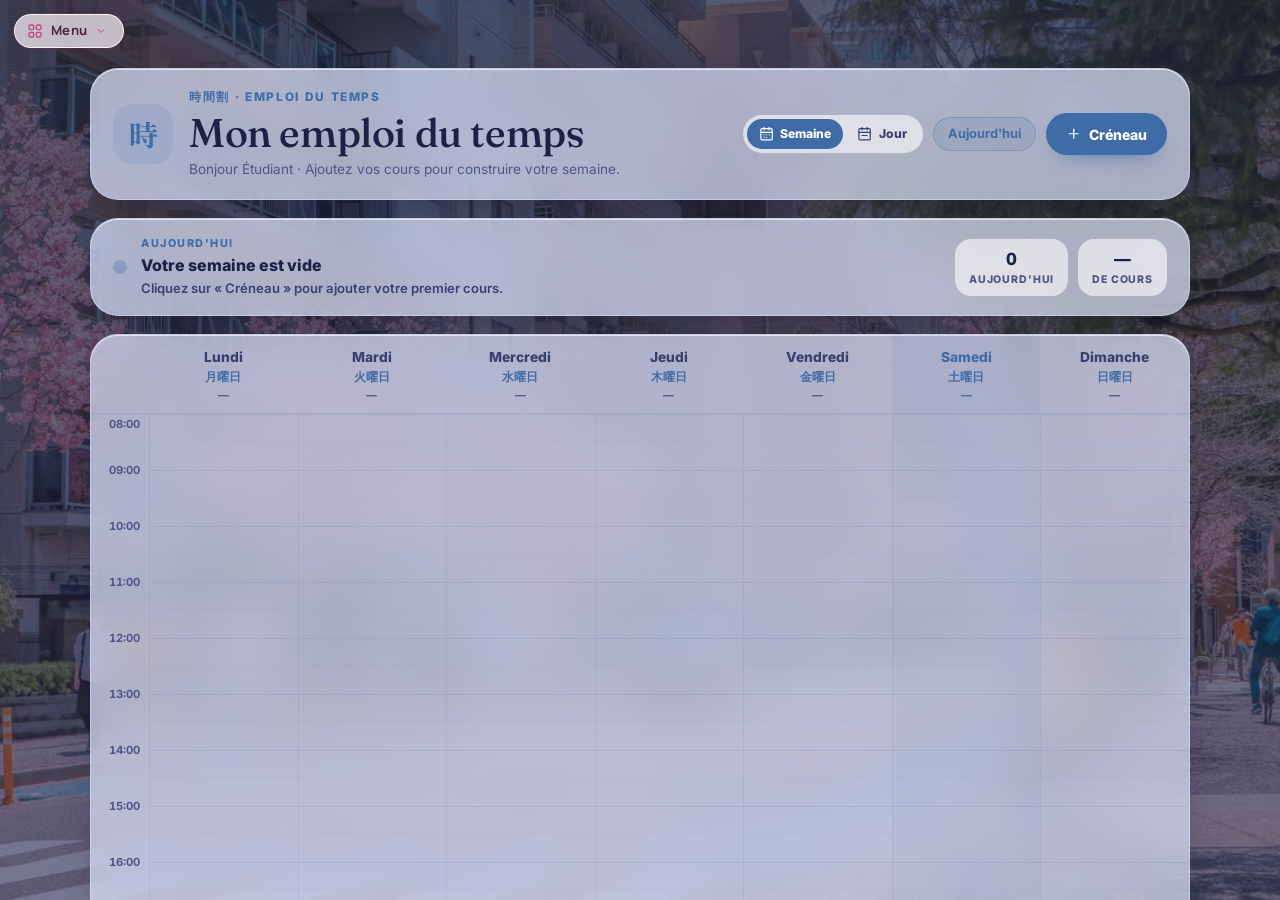
<file: emploi-du-temps.html>
<!DOCTYPE html>
<html lang="fr" class="h-full bg-[#0a0e17] text-slate-100">
<head>
  <meta charset="UTF-8">
  <meta name="viewport" content="width=device-width, initial-scale=1.0">
  <meta name="description" content="Emploi du temps de Benkyō : planifie ta semaine de cours.">
  <title>Emploi du temps — Benkyō</title>
  <link rel="icon" href="favicon.ico" sizes="any">
  <link rel="icon" type="image/png" sizes="32x32" href="favicon-32x32.png">
  <link rel="icon" type="image/png" sizes="16x16" href="favicon-16x16.png">
  <link rel="icon" type="image/svg+xml" href="favicon.svg">
  <link rel="apple-touch-icon" sizes="180x180" href="apple-touch-icon.png">
  <link rel="mask-icon" href="favicon.svg" color="#c1272d">
  <meta name="theme-color" content="#0a0e17">
  
  <!-- Tailwind CSS -->
  <link rel="preconnect" href="https://fonts.googleapis.com">
  <link rel="preconnect" href="https://fonts.gstatic.com" crossorigin>
  <link href="https://fonts.googleapis.com/css2?family=Plus+Jakarta+Sans:wght@500;600;700;800&family=Inter:wght@400;500;600;700&family=Fraunces:opsz,wght@9..144,500;9..144,600&family=Manrope:wght@500;600;700;800&display=swap" rel="stylesheet">
  
  <!-- FontAwesome -->
  <link rel="stylesheet" href="https://cdnjs.cloudflare.com/ajax/libs/font-awesome/6.4.0/css/all.min.css">
  
  <!-- Bibliothèques JS chargées de manière différée -->
  <script defer src="sakura.js"></script>

  <style>.bg-dark-card{background-color:rgba(15, 20, 32, 0.85)}</style>
  
  <style>
    .custom-scrollbar::-webkit-scrollbar { width: 5px; height: 5px; }
    .custom-scrollbar::-webkit-scrollbar-track { background: #0a0e17; }
    .custom-scrollbar::-webkit-scrollbar-thumb { background: #1f293d; border-radius: 4px; }
    
    .glass-panel { 
      background: rgba(15, 20, 32, 0.85); 
      border: 1px solid rgba(255, 255, 255, 0.08); 
      box-shadow: 0 8px 32px 0 rgba(0, 0, 0, 0.37);
    }
    
    .card-glow { 
      transition: transform 0.2s cubic-bezier(0.4, 0, 0.2, 1), border-color 0.2s, box-shadow 0.2s; 
    }
    .card-glow:hover { 
      border-color: rgba(232, 142, 178, 0.4); 
      box-shadow: 0 0 25px -5px rgba(232, 142, 178, 0.25); 
      transform: translateY(-2px); 
    }
    
    .tab-content { transition: opacity 0.2s ease-in-out, transform 0.2s ease-in-out; }
    .tab-content.hidden { display: none; opacity: 0; transform: translateY(10px); }
    .tab-content:not(.hidden) { opacity: 1; transform: translateY(0); }
  </style>
  <link rel="stylesheet" href="style.css">
  <link rel="stylesheet" href="tailwind.css">
  <link rel="stylesheet" href="tampons.css">
  <!-- Suivi des séances de travail : polices japonaises (mincho + manuscrit) et style de l'onglet -->
  <link href="https://fonts.googleapis.com/css2?family=Noto+Serif+JP:wght@500;700&family=Klee+One:wght@400;600&display=swap" rel="stylesheet">
  <link rel="stylesheet" href="suivi.css">
  <link rel="stylesheet" href="pages.css">
  <link rel="stylesheet" href="edt.css">
  <!-- Thème selon l'heure (aube / midi / crépuscule / nuit) : après les autres feuilles de style -->
  <link rel="stylesheet" href="heure.css">
  <script src="heure.js"></script>
  <!-- Ambiances des jours de fête (31/10, 24-25/12, 31/12, 1/1) : après heure.css / heure.js -->
  <link rel="stylesheet" href="fete.css">
  <link rel="stylesheet" href="fluidite.css">
  <script src="fluidite.js" defer></script>
  <script src="fete.js"></script>
</head>
<body class="pg h-full flex flex-col md:flex-row font-sans antialiased overflow-hidden text-slate-200 bg-[#0a0e17]">

<!-- Navigation : onglet Menu (retour à l'accueil, d'où partent toutes les pages) -->
  <a href="index.html" class="bk-menu-tab" aria-label="Menu — retour à l'accueil">
    <svg viewBox="0 0 24 24" aria-hidden="true"><rect x="3" y="3" width="7" height="7" rx="2"/><rect x="14" y="3" width="7" height="7" rx="2"/><rect x="3" y="14" width="7" height="7" rx="2"/><rect x="14" y="14" width="7" height="7" rx="2"/></svg>
    <span>Menu</span>
  </a>
  <!-- Éléments masqués conservés pour la compatibilité des scripts existants -->
  <div hidden data-legacy-stubs><div><div><span id="streak-count">0</span></div></div><img id="sidebar-profile-img" alt=""></div>

  <main class="flex-1 overflow-y-auto custom-scrollbar p-4 md:p-8 relative">

    <svg width="0" height="0" style="position:absolute" aria-hidden="true" focusable="false">
      <symbol id="ei-plus" viewBox="0 0 24 24"><path d="M5 12h14"/><path d="M12 5v14"/></symbol>
      <symbol id="ei-copy" viewBox="0 0 24 24"><rect width="14" height="14" x="8" y="8" rx="2"/><path d="M4 16c-1.1 0-2-.9-2-2V4c0-1.1.9-2 2-2h10c1.1 0 2 .9 2 2"/></symbol>
      <symbol id="ei-pencil" viewBox="0 0 24 24"><path d="M21.174 6.812a1 1 0 0 0-3.986-3.987L3.842 16.174a2 2 0 0 0-.5.83l-1.321 4.352a.5.5 0 0 0 .623.622l4.353-1.32a2 2 0 0 0 .83-.497z"/></symbol>
      <symbol id="ei-trash" viewBox="0 0 24 24"><path d="M3 6h18"/><path d="M19 6v14a2 2 0 0 1-2 2H7a2 2 0 0 1-2-2V6"/><path d="M8 6V4a2 2 0 0 1 2-2h4a2 2 0 0 1 2 2v2"/></symbol>
      <symbol id="ei-x" viewBox="0 0 24 24"><path d="M18 6 6 18"/><path d="m6 6 12 12"/></symbol>
      <symbol id="ei-left" viewBox="0 0 24 24"><path d="m15 18-6-6 6-6"/></symbol>
      <symbol id="ei-right" viewBox="0 0 24 24"><path d="m9 18 6-6-6-6"/></symbol>
      <symbol id="ei-week" viewBox="0 0 24 24"><path d="M8 2v4M16 2v4"/><rect width="18" height="18" x="3" y="4" rx="2"/><path d="M3 10h18M8 14h.01M12 14h.01M16 14h.01M8 18h.01M12 18h.01"/></symbol>
      <symbol id="ei-day" viewBox="0 0 24 24"><path d="M8 2v4M16 2v4"/><rect width="18" height="18" x="3" y="4" rx="2"/><path d="M3 10h18"/><path d="M8 15h8"/></symbol>
      <symbol id="ei-pin" viewBox="0 0 24 24"><path d="M20 10c0 6-8 12-8 12S4 16 4 10a8 8 0 0 1 16 0Z"/><circle cx="12" cy="10" r="3"/></symbol>
      <symbol id="ei-clock" viewBox="0 0 24 24"><circle cx="12" cy="12" r="10"/><path d="M12 6v6l4 2"/></symbol>
    </svg>

    <div class="pg-shell edt" id="edt">

      <!-- En-tête -->
      <header class="pg-card edt-top">
        <div class="edt-top-l">
          <div class="edt-kanji" lang="ja" aria-hidden="true">時</div>
          <div class="edt-top-txt">
            <p class="pg-eyebrow">時間割 · Emploi du temps</p>
            <h1 class="pg-title" id="edt-title">Mon emploi du temps</h1>
            <p class="pg-muted" id="edt-sub"></p>
          </div>
        </div>
        <div class="edt-tools">
          <div class="rv-seg" role="group" aria-label="Affichage">
            <button type="button" id="edt-v-week" data-view="week" class="is-active"><svg class="pg-ico"><use href="#ei-week"/></svg>Semaine</button>
            <button type="button" id="edt-v-day" data-view="day"><svg class="pg-ico"><use href="#ei-day"/></svg>Jour</button>
          </div>
          <button type="button" id="edt-paste" class="pg-chip-btn hidden" title="Coller le créneau copié (Ctrl+V)"><svg class="pg-ico"><use href="#ei-copy"/></svg><span id="edt-paste-lab">Coller</span></button>
          <button type="button" id="edt-today" class="pg-chip-btn accent">Aujourd'hui</button>
          <button type="button" id="edt-add" class="pg-btn primary"><svg class="pg-ico"><use href="#ei-plus"/></svg>Créneau</button>
        </div>
      </header>

      <!-- Maintenant / prochain cours -->
      <section class="pg-card edt-now" id="edt-now" aria-live="polite"></section>

      <!-- Vue semaine ou jour -->
      <section id="edt-view"></section>

    </div>
  </main>

  <!-- Modale : créneau -->
  <div id="edt-modal" class="hidden pg-modal">
    <div class="pg-sheet" role="dialog" aria-modal="true" aria-labelledby="edt-modal-title">
      <p class="pg-eyebrow" id="edt-modal-eyebrow">Créneau</p>
      <h3 id="edt-modal-title" class="pg-title">Nouveau créneau</h3>
      <form id="edt-form" autocomplete="off" novalidate>
        <div class="pg-field"><label class="pg-label" for="edt-f-title">Cours ou activité</label>
          <input type="text" id="edt-f-title" class="pg-input" list="edt-titles" placeholder="Ex : Mathématiques, Sport…" maxlength="120">
          <datalist id="edt-titles"></datalist></div>
        <div class="pg-field"><span class="pg-label" id="edt-days-label">Jours</span>
          <div id="edt-f-days" class="rv-chips" role="group" aria-labelledby="edt-days-label"></div></div>
        <div class="pg-field pg-row">
          <div><label class="pg-label" for="edt-f-start">Début</label><input type="time" id="edt-f-start" class="pg-input"></div>
          <div><label class="pg-label" for="edt-f-end">Fin</label><input type="time" id="edt-f-end" class="pg-input"></div>
        </div>
        <div class="pg-field"><span class="pg-label">Durée rapide</span>
          <div id="edt-f-durs" class="rv-chips"></div></div>
        <div class="pg-field"><span class="pg-label">Couleur</span>
          <div class="edt-swatches" id="edt-f-colors" role="group" aria-label="Couleur"></div></div>
        <div class="pg-field"><label class="pg-label" for="edt-f-place">Lieu <span class="edt-opt">(facultatif)</span></label>
          <input type="text" id="edt-f-place" class="pg-input" placeholder="Salle B12, gymnase…" maxlength="80"></div>
        <div class="pg-field"><label class="pg-label" for="edt-f-desc">Notes <span class="edt-opt">(facultatif)</span></label>
          <textarea id="edt-f-desc" class="pg-input" placeholder="Professeur, devoirs à préparer, matériel…"></textarea></div>
        <p id="edt-f-hint" class="edt-hint hidden" role="status"></p>
        <p id="edt-f-error" class="edt-error hidden" role="alert"></p>
        <div class="pg-actions">
          <button type="button" id="edt-f-delete" class="pg-btn danger hidden"><svg class="pg-ico"><use href="#ei-trash"/></svg>Supprimer</button>
          <div class="grow">
            <button type="button" id="edt-f-cancel" class="pg-btn">Annuler</button>
            <button type="submit" class="pg-btn primary" id="edt-f-save">Enregistrer</button>
          </div>
        </div>
      </form>
    </div>
  </div>

  <!-- Modale : copier un jour -->
  <div id="edt-copy-modal" class="hidden pg-modal">
    <div class="pg-sheet" role="dialog" aria-modal="true" aria-labelledby="edt-copy-title">
      <p class="pg-eyebrow">Copier</p>
      <h3 id="edt-copy-title" class="pg-title">Copier ce jour</h3>
      <p class="pg-muted" id="edt-copy-info"></p>
      <div class="pg-field"><span class="pg-label">Vers quels jours ?</span>
        <div id="edt-copy-days" class="rv-chips" role="group"></div></div>
      <div class="pg-actions"><div class="grow">
        <button type="button" id="edt-copy-cancel" class="pg-btn">Annuler</button>
        <button type="button" id="edt-copy-ok" class="pg-btn primary">Copier</button>
      </div></div>
    </div>
  </div>

  <div id="edt-toast" class="edt-toast" role="status" aria-live="polite"></div>

  <script src="app.js"></script>
  <script src="tampons.js" defer></script>
  <script src="edt.js"></script>
  <script src="menu-nav.js"></script>
</body>
</html>
</file>
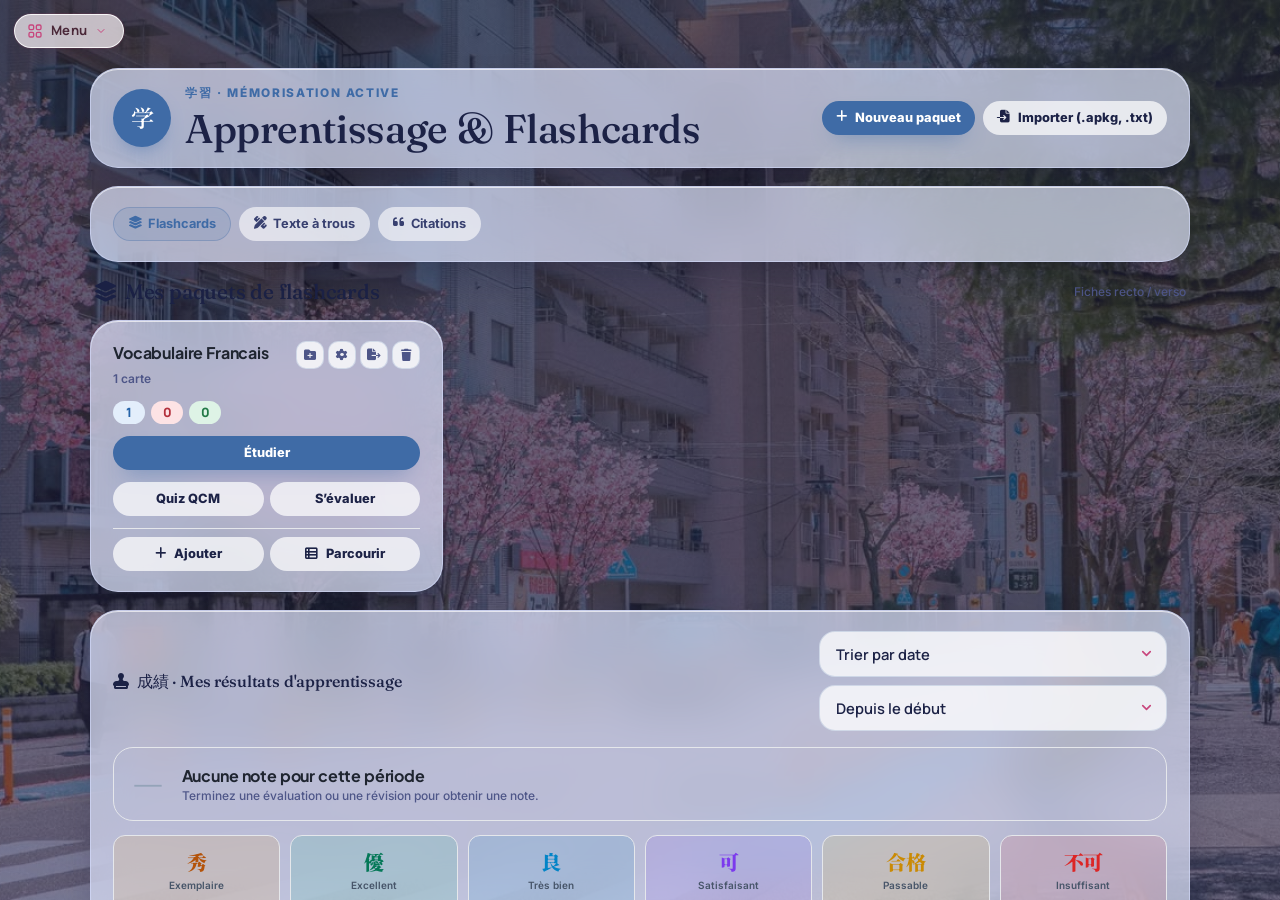
<file: flashcards.html>
<!DOCTYPE html>
<html lang="fr" class="h-full bg-[#0a0e17] text-slate-100">
<head>
  <meta charset="UTF-8">
  <meta name="viewport" content="width=device-width, initial-scale=1.0">
  <meta name="description" content="Apprentissage dans Benkyō : flashcards façon Anki, textes à trous et citations pour mémoriser durablement.">
  <title>Apprentissage — Benkyō</title>
  <link rel="icon" href="favicon.ico" sizes="any">
  <link rel="icon" type="image/png" sizes="32x32" href="favicon-32x32.png">
  <link rel="icon" type="image/png" sizes="16x16" href="favicon-16x16.png">
  <link rel="icon" type="image/svg+xml" href="favicon.svg">
  <link rel="apple-touch-icon" sizes="180x180" href="apple-touch-icon.png">
  <link rel="mask-icon" href="favicon.svg" color="#c1272d">
  <meta name="theme-color" content="#0a0e17">
  <link rel="preconnect" href="https://fonts.googleapis.com">
  <link rel="preconnect" href="https://fonts.gstatic.com" crossorigin>
  <link href="https://fonts.googleapis.com/css2?family=Plus+Jakarta+Sans:wght@500;600;700;800&family=Inter:wght@400;500;600;700&family=Fraunces:opsz,wght@9..144,500;9..144,600&family=Manrope:wght@500;600;700;800&family=Noto+Serif+JP:wght@500;700&display=swap" rel="stylesheet">
  <script defer src="sakura.js"></script>
  <link rel="stylesheet" href="https://cdnjs.cloudflare.com/ajax/libs/font-awesome/6.4.0/css/all.min.css">
  <link rel="stylesheet" href="style.css">
  <link rel="stylesheet" href="tailwind.css">
  <link rel="stylesheet" href="tampons.css">
  <link rel="stylesheet" href="pages.css">
  <link rel="stylesheet" href="anki.css">
  <style>
    .custom-scrollbar::-webkit-scrollbar { width: 5px; height: 5px; }
    .custom-scrollbar::-webkit-scrollbar-track { background: transparent; }
    .custom-scrollbar::-webkit-scrollbar-thumb { background: rgba(15, 23, 42, 0.15); border-radius: 4px; }
    
    .hidden { display: none !important; }
    .tab-content { transition: opacity 0.2s ease-in-out; }
    .tab-content.hidden { display: none !important; opacity: 0; }
    .tab-content:not(.hidden) { opacity: 1; }

    .card-flip { perspective: 1000px; }
    .card-inner { transition: transform 0.4s ease; transform-style: preserve-3d; }
    .card-flipped { transform: rotateY(180deg); }
    .card-front, .card-back { backface-visibility: hidden; position: absolute; inset: 0; }
    .card-back { transform: rotateY(180deg); }

    /* Bento modal sheet */
    .fc-modal-sheet {
      width: 100%;
      max-width: 520px;
      border-radius: 28px;
      padding: 26px 28px;
      background: rgba(255, 252, 253, 0.96);
      border: 1px solid rgba(255, 255, 255, 0.9);
      box-shadow: 0 25px 70px -15px rgba(92, 40, 62, 0.45);
      backdrop-filter: blur(24px) saturate(1.6);
      -webkit-backdrop-filter: blur(24px) saturate(1.6);
      color: var(--ink, #4a2838);
    }

    /* ───────── Citations ───────── */
    .qt-serif { font-family: 'Fraunces', 'Noto Serif JP', Georgia, serif; }
    .qt-head { display: flex; flex-wrap: wrap; align-items: center; justify-content: space-between; gap: 12px; padding: 0 4px; }
    .qt-head h2 { margin: 0; font-size: 1rem; font-weight: 800; display: flex; align-items: center; gap: 8px; }
    .qt-head h2 i { color: var(--rose); }
    .qt-head p { margin: 2px 0 0; font-size: .75rem; color: var(--ink-faint); }
    .qt-head-actions { display: flex; flex-wrap: wrap; gap: 8px; }
    .qt-stats { display: grid; grid-template-columns: repeat(4, minmax(0, 1fr)); gap: 10px; }
    .qt-stat { padding: 12px 14px; border-radius: 18px; background: rgba(255,255,255,.7); border: 1px solid rgba(var(--rose-rgb), .12); }
    .qt-stat b { display: block; font: 800 1.45rem/1.1 'Plus Jakarta Sans', sans-serif; color: var(--ink); }
    .qt-stat span { font-size: .68rem; font-weight: 700; color: var(--ink-faint); letter-spacing: .03em; }
    .qt-stat.is-due b { color: var(--rose); }
    .qt-cta { display: flex; flex-wrap: wrap; align-items: center; gap: 10px; padding: 14px 16px; border-radius: 20px; background: linear-gradient(135deg, rgba(var(--rose-rgb), .13), rgba(255,255,255,.7)); border: 1px solid rgba(var(--rose-rgb), .2); }
    .qt-cta p { flex: 1 1 220px; margin: 0; font-size: .82rem; font-weight: 600; color: var(--ink-soft); }
    .qt-toolbar { display: flex; flex-wrap: wrap; align-items: center; gap: 10px; }
    .qt-search { flex: 1 1 220px; position: relative; }
    .qt-search i { position: absolute; left: 14px; top: 50%; transform: translateY(-50%); color: var(--ink-faint); font-size: .8rem; pointer-events: none; }
    .qt-search input { padding-left: 38px !important; }
    .qt-views { display: flex; flex-wrap: wrap; gap: 6px; }
    .qt-group { border-radius: 22px; background: rgba(255,255,255,.55); border: 1px solid rgba(var(--rose-rgb), .12); overflow: hidden; }
    .qt-group + .qt-group { margin-top: 12px; }
    .qt-group > summary { list-style: none; display: flex; flex-wrap: wrap; align-items: center; gap: 10px; padding: 12px 16px; cursor: pointer; }
    .qt-group > summary::-webkit-details-marker { display: none; }
    .qt-group-chev { color: var(--ink-faint); font-size: .7rem; transition: transform .2s; }
    .qt-group[open] .qt-group-chev { transform: rotate(90deg); }
    .qt-group-title { font: 800 .95rem 'Plus Jakarta Sans', sans-serif; color: var(--ink); }
    .qt-group-sub { font-size: .72rem; color: var(--ink-faint); font-weight: 600; }
    .qt-group-count { font-size: .68rem; font-weight: 800; padding: 2px 9px; border-radius: 999px; background: rgba(var(--rose-rgb), .12); color: var(--rose); }
    .qt-group-actions { margin-left: auto; display: flex; gap: 6px; }
    .qt-group-body { padding: 4px 14px 16px; }
    .qt-grid { display: grid; grid-template-columns: repeat(auto-fill, minmax(290px, 1fr)); gap: 14px; }
    .qt-card { position: relative; display: flex; flex-direction: column; gap: 10px; padding: 20px 20px 12px 24px; border-radius: 20px; overflow: hidden;
      background: linear-gradient(160deg, #fffefb, #fff3f7); border: 1px solid rgba(var(--rose-rgb), .15); box-shadow: 0 12px 28px -18px rgba(var(--rose-rgb), .55); }
    .qt-card:before { content: ""; position: absolute; left: 0; top: 0; bottom: 0; width: 5px; background: linear-gradient(var(--rose), var(--rose-soft)); }
    .qt-mark { position: absolute; top: -10px; right: 12px; font: 600 5.5rem/1 'Fraunces', Georgia, serif; color: rgba(var(--rose-rgb), .1); pointer-events: none; user-select: none; }
    .qt-text { position: relative; margin: 0; font: italic 500 1.02rem/1.6 'Fraunces', Georgia, serif; color: #3d2230; white-space: pre-line; }
    .qt-meta { display: flex; flex-wrap: wrap; align-items: baseline; gap: 4px 8px; font-size: .78rem; color: var(--ink-soft); }
    .qt-meta strong { font-weight: 800; color: var(--ink); }
    .qt-meta em { font-style: italic; }
    .qt-tags { display: flex; flex-wrap: wrap; gap: 5px; }
    .qt-chip { padding: 2px 9px; border-radius: 999px; font-size: .66rem; font-weight: 800; background: rgba(var(--rose-rgb), .1); color: var(--rose-dark); border: 1px solid rgba(var(--rose-rgb), .15); }
    .qt-foot { display: flex; align-items: center; gap: 8px; margin-top: auto; padding-top: 8px; border-top: 1px dashed rgba(var(--rose-rgb), .18); }
    .qt-dots { display: flex; gap: 3px; }
    .qt-dot { width: 8px; height: 8px; border-radius: 50%; background: rgba(var(--rose-rgb), .15); }
    .qt-dot.on { background: var(--rose); }
    .qt-dots.is-max .qt-dot.on { background: #d99a1c; }
    .qt-state { font-size: .66rem; font-weight: 800; color: var(--ink-faint); }
    .qt-state.is-due { color: var(--rose); }
    .qt-icon { margin-left: auto; display: flex; gap: 2px; }
    .qt-icon button { width: 28px; height: 28px; border: 0; border-radius: 9px; background: transparent; color: var(--ink-faint); cursor: pointer; }
    .qt-icon button:hover { background: rgba(var(--rose-rgb), .12); color: var(--rose); }
    .qt-empty { padding: 34px 20px; text-align: center; border-radius: 22px; background: rgba(255,255,255,.6); border: 1px dashed rgba(var(--rose-rgb), .3); color: var(--ink-soft); font-size: .88rem; }
    .qt-empty i { display: block; margin-bottom: 8px; font-size: 1.6rem; color: var(--rose-soft); }
    .qt-sheet { width: min(620px, 100%) !important; }
    .qt-sheet h3 { display: flex; align-items: center; gap: 8px; }
    .qt-sheet h3 i { color: var(--rose); }
    .qt-textarea { height: auto !important; min-height: 110px; padding: 12px 16px !important; resize: vertical; line-height: 1.55; font-family: 'Fraunces', Georgia, serif !important; font-style: italic; }
    .qt-hint { margin: 6px 0 0; font-size: .7rem; color: var(--ink-faint); }
    .qt-suggest { display: flex; flex-wrap: wrap; gap: 5px; margin-top: 8px; }
    .qt-suggest button { border: 1px solid rgba(var(--rose-rgb), .22); background: rgba(255,255,255,.7); color: var(--ink-soft); font-size: .68rem; font-weight: 800; padding: 3px 10px; border-radius: 999px; cursor: pointer; }
    .qt-suggest button.on { background: var(--rose); color: #fff; border-color: var(--rose); }
    .qt-modes { display: grid; grid-template-columns: repeat(2, minmax(0, 1fr)); gap: 8px; }
    .qt-mode { text-align: left; padding: 11px 13px; border-radius: 16px; background: rgba(255,255,255,.7); border: 1.5px solid rgba(var(--rose-rgb), .15); cursor: pointer; color: var(--ink); }
    .qt-mode b { display: flex; align-items: center; gap: 7px; font-size: .84rem; }
    .qt-mode b i { color: var(--rose); }
    .qt-mode span { display: block; margin-top: 3px; font-size: .7rem; line-height: 1.35; color: var(--ink-faint); font-weight: 600; }
    .qt-mode.is-on { border-color: var(--rose); background: rgba(var(--rose-rgb), .1); box-shadow: 0 0 0 3px rgba(var(--rose-rgb), .12); }
    .qt-study-top { display: flex; align-items: center; justify-content: space-between; gap: 10px; }
    .qt-progress { font-size: .74rem; font-weight: 800; color: var(--rose); }
    .qt-bar { height: 6px; margin: 8px 0 14px; border-radius: 4px; background: rgba(var(--rose-rgb), .12); overflow: hidden; }
    .qt-bar i { display: block; height: 100%; width: 0; border-radius: 4px; background: linear-gradient(90deg, var(--rose-soft), var(--rose)); transition: width .3s; }
    .qt-stage { padding: 18px 20px; border-radius: 20px; background: linear-gradient(160deg, #fffefb, #fff3f7); border: 1px solid rgba(var(--rose-rgb), .18); }
    .qt-step { display: inline-block; margin-bottom: 8px; padding: 2px 10px; border-radius: 999px; font-size: .64rem; font-weight: 800; letter-spacing: .06em; text-transform: uppercase; background: rgba(var(--rose-rgb), .12); color: var(--rose-dark); }
    .qt-ask { margin: 0 0 10px; font-size: .8rem; font-weight: 700; color: var(--ink-soft); }
    .qt-big { margin: 0; font: italic 500 1.12rem/1.95 'Fraunces', Georgia, serif; color: #3d2230; white-space: pre-line; }
    .qt-big input { display: inline-block; height: 2rem; padding: 0 8px; margin: 0 2px; border: 0; border-bottom: 2px dashed rgba(var(--rose-rgb), .55); border-radius: 8px 8px 0 0; background: rgba(var(--rose-rgb), .08); color: var(--ink); font: 700 .98rem 'Inter', sans-serif; text-align: center; outline: none; }
    .qt-big input:focus { background: #fff; border-bottom-style: solid; }
    .qt-big input.ok { border-bottom: 2px solid #10b981; background: #ecfdf5; color: #047857; }
    .qt-big input.bad { border-bottom: 2px solid #ef4444; background: #fef2f2; color: #b91c1c; }
    .qt-src { margin-top: 12px; font-size: .78rem; color: var(--ink-soft); }
    .qt-src strong { color: var(--ink); }
    .qt-note { margin-top: 10px; padding: 9px 12px; border-radius: 12px; background: rgba(255,255,255,.75); font-size: .76rem; line-height: 1.45; color: var(--ink-soft); }
    .qt-recite { width: 100%; min-height: 120px; padding: 12px 14px; border-radius: 14px; border: 1px solid rgba(var(--rose-rgb), .25); background: #fff; color: var(--ink); font: italic 500 1rem/1.6 'Fraunces', Georgia, serif; resize: vertical; outline: none; }
    .qt-recite:focus { border-color: var(--rose); box-shadow: 0 0 0 4px rgba(var(--rose-rgb), .14); }
    .qt-options { display: grid; gap: 8px; }
    .qt-option { text-align: left; padding: 11px 14px; border-radius: 14px; border: 1.5px solid rgba(var(--rose-rgb), .2); background: #fff; font-weight: 700; font-size: .88rem; color: var(--ink); cursor: pointer; }
    .qt-option:hover:not(:disabled) { border-color: var(--rose); background: rgba(var(--rose-rgb), .06); }
    .qt-option.ok { border-color: #10b981; background: #ecfdf5; color: #047857; }
    .qt-option.bad { border-color: #ef4444; background: #fef2f2; color: #b91c1c; }
    .qt-option:disabled { cursor: default; }
    .qt-feedback { margin-top: 12px; display: grid; gap: 7px; font-size: .8rem; font-weight: 700; }
    .qt-fb { padding: 9px 12px; border-radius: 12px; line-height: 1.5; }
    .qt-fb.ok { background: #ecfdf5; color: #047857; border: 1px solid #a7f3d0; }
    .qt-fb.bad { background: #fef2f2; color: #b91c1c; border: 1px solid #fecaca; }
    .qt-diff { font: italic 500 1rem/1.8 'Fraunces', Georgia, serif; color: var(--ink); }
    .qt-diff .w-ok { color: #047857; }
    .qt-diff .w-miss { color: #b91c1c; font-weight: 700; text-decoration: underline wavy rgba(239,68,68,.6); text-underline-offset: 4px; }
    .qt-study-actions { display: flex; flex-wrap: wrap; justify-content: flex-end; gap: 8px; margin-top: 16px; }
    .qt-summary { text-align: center; }
    .qt-summary-score { margin: 6px 0; font: 800 2.4rem/1 'Plus Jakarta Sans', sans-serif; color: var(--rose); }
    .qt-miss-list { margin: 12px 0 0; padding: 0; list-style: none; text-align: left; display: grid; gap: 6px; max-height: 180px; overflow: auto; }
    .qt-miss-list li { padding: 8px 12px; border-radius: 12px; background: rgba(255,255,255,.75); font: italic 500 .82rem/1.45 'Fraunces', Georgia, serif; color: var(--ink-soft); }
    @media (max-width: 640px) { .qt-stats { grid-template-columns: repeat(2, minmax(0, 1fr)); } .qt-modes { grid-template-columns: 1fr; } .qt-group-actions { width: 100%; margin-left: 0; } }
  </style>
  <!-- Thème selon l'heure (aube / midi / crépuscule / nuit) : après les autres feuilles de style -->
  <link rel="stylesheet" href="heure.css">
  <script src="heure.js"></script>
  <!-- Ambiances des jours de fête (31/10, 24-25/12, 31/12, 1/1) : après heure.css / heure.js -->
  <link rel="stylesheet" href="fete.css">
  <link rel="stylesheet" href="fluidite.css">
  <script src="fluidite.js" defer></script>
  <script src="fete.js"></script>
</head>
<body class="pg h-full flex flex-col md:flex-row font-sans antialiased overflow-hidden text-slate-200 bg-[#0a0e17]">

<!-- Navigation : onglet Menu (retour à l'accueil, d'où partent toutes les pages) -->
  <a href="index.html" class="bk-menu-tab" aria-label="Menu — retour à l'accueil">
    <svg viewBox="0 0 24 24" aria-hidden="true"><rect x="3" y="3" width="7" height="7" rx="2"/><rect x="14" y="3" width="7" height="7" rx="2"/><rect x="3" y="14" width="7" height="7" rx="2"/><rect x="14" y="14" width="7" height="7" rx="2"/></svg>
    <span>Menu</span>
  </a>
  <!-- Éléments masqués conservés pour la compatibilité des scripts existants (ancienne sidebar supprimée) -->
  <div hidden data-legacy-stubs><div><div><span id="streak-count">0</span></div></div><img id="sidebar-profile-img" alt=""></div>

  <main class="flex-1 overflow-y-auto custom-scrollbar p-4 md:p-8 relative">

    <section id="tab-flashcards" class="tab-content pg-shell">

      <!-- En-tête Bento Sakura -->
      <header class="pg-card cal-top">
        <div class="cal-month">
          <div class="cal-kanji" lang="ja" aria-hidden="true">学</div>
          <div class="cal-month-txt">
            <p class="pg-eyebrow">学習 · Mémorisation active</p>
            <h1 class="pg-title">Apprentissage &amp; Flashcards</h1>
          </div>
        </div>
        <div class="cal-tools flex flex-wrap items-center gap-2">
          <button onclick="openDeckModal()" class="pg-btn primary sm"><i class="fa-solid fa-plus"></i> Nouveau paquet</button>
          <label class="pg-btn sm cursor-pointer">
            <i class="fa-solid fa-file-import"></i> Importer (.apkg, .txt)
            <input type="file" accept=".txt,.apkg" onchange="FCAnki.importFile(event)" class="hidden">
          </label>
        </div>
      </header>

      <!-- Sélecteur de sous-onglets Bento -->
      <div class="pg-card p-2.5 flex flex-wrap items-center justify-between gap-2">
        <div class="flex flex-wrap items-center gap-2">
          <button id="learnsubtab-btn-flashcards" onclick="switchLearningSubtab('flashcards')" class="pg-chip-btn accent flex items-center gap-2">
            <i class="fa-solid fa-layer-group"></i> <span>Flashcards</span>
          </button>
          <button id="learnsubtab-btn-blanks" onclick="switchLearningSubtab('blanks')" class="pg-chip-btn flex items-center gap-2">
            <i class="fa-solid fa-pen-ruler"></i> <span>Texte à trous</span>
          </button>
          <button id="learnsubtab-btn-quotes" onclick="switchLearningSubtab('quotes')" class="pg-chip-btn flex items-center gap-2">
            <i class="fa-solid fa-quote-left"></i> <span>Citations</span> <span id="qt-tab-badge" class="qt-group-count" style="display:none">0</span>
          </button>
        </div>
        <span class="text-xs text-slate-500 font-semibold hidden sm:inline px-3">3 méthodes de révision active</span>
      </div>

      <!-- ============== SOUS-ONGLET 1 : FLASHCARDS ============== -->
      <div id="learn-subtab-flashcards" class="space-y-4">
        <div class="flex items-center justify-between px-1">
          <h2 class="pg-title text-base font-bold flex items-center gap-2">
            <i class="fa-solid fa-layer-group text-rose-500"></i>
            <span>Mes paquets de flashcards</span>
          </h2>
          <span class="text-xs text-slate-500 font-medium">Fiches recto / verso</span>
        </div>
        <div id="decks-container" class="grid grid-cols-1 md:grid-cols-3 gap-5"></div>
      </div>

      <!-- ============== SOUS-ONGLET 2 : TEXTE À TROUS ============== -->
      <div id="learn-subtab-blanks" class="hidden space-y-4">
        <div class="flex flex-col sm:flex-row justify-between sm:items-center gap-3 px-1">
          <div>
            <h2 class="pg-title text-base font-bold flex items-center gap-2">
              <i class="fa-solid fa-pen-ruler text-rose-500"></i>
              <span>Textes à trous &amp; Chapitres</span>
            </h2>
            <p class="text-xs text-slate-500 mt-0.5">Complétez les notions clés masquées pour tester votre rétention.</p>
          </div>
          <button onclick="openBlankCourseModal()" class="pg-btn primary sm shrink-0"><i class="fa-solid fa-plus"></i> Nouveau cours</button>
        </div>
        <div id="blank-courses-container" class="space-y-4"></div>
      </div>

      <!-- ============== SOUS-ONGLET 3 : CITATIONS ============== -->
      <div id="learn-subtab-quotes" class="hidden" style="display:grid;gap:16px">
        <div class="qt-head">
          <div>
            <h2 class="pg-title"><i class="fa-solid fa-quote-left"></i><span>Citations</span></h2>
            <p>Romans, poésie, essais, ouvrages critiques, cours… Ajoutez vos citations, classez-les par thème, œuvre ou auteur, puis apprenez-les et révisez-les.</p>
          </div>
          <div class="qt-head-actions">
            <button onclick="qtOpenEditor()" class="pg-btn primary sm"><i class="fa-solid fa-plus"></i> Nouvelle citation</button>
            <label class="pg-btn sm" style="cursor:pointer"><i class="fa-solid fa-file-import"></i> Importer .txt<input type="file" accept=".txt" onchange="qtImport(event)" class="hidden"></label>
            <button onclick="qtExport()" class="pg-btn sm"><i class="fa-solid fa-file-export"></i> Exporter</button>
          </div>
        </div>

        <div class="qt-stats">
          <div class="qt-stat"><b id="qt-stat-total">0</b><span>CITATIONS</span></div>
          <div class="qt-stat is-due"><b id="qt-stat-due">0</b><span>À RÉVISER</span></div>
          <div class="qt-stat"><b id="qt-stat-new">0</b><span>À APPRENDRE</span></div>
          <div class="qt-stat"><b id="qt-stat-mastered">0</b><span>MAÎTRISÉES</span></div>
        </div>

        <div class="qt-cta">
          <p id="qt-cta-text">Ajoute ta première citation pour commencer.</p>
          <button onclick="qtOpenStudy({ scope: 'all', mode: 'learn' })" class="pg-btn sm"><i class="fa-solid fa-seedling"></i> Apprendre</button>
          <button onclick="qtOpenStudy({ scope: 'due', mode: 'review' })" class="pg-btn primary sm"><i class="fa-solid fa-rotate"></i> Réviser</button>
        </div>

        <div class="qt-toolbar">
          <div class="qt-search"><i class="fa-solid fa-magnifying-glass"></i><input id="qt-search" type="search" class="pg-input" placeholder="Rechercher un mot, un auteur, une œuvre…" oninput="qtSearchChanged(this.value)"></div>
          <div class="qt-views" role="group" aria-label="Classer les citations">
            <button id="qt-view-all" onclick="qtSetView('all')" class="pg-chip-btn accent">Toutes</button>
            <button id="qt-view-theme" onclick="qtSetView('theme')" class="pg-chip-btn"><i class="fa-solid fa-tags"></i> Par thème</button>
            <button id="qt-view-work" onclick="qtSetView('work')" class="pg-chip-btn"><i class="fa-solid fa-book"></i> Par œuvre</button>
            <button id="qt-view-author" onclick="qtSetView('author')" class="pg-chip-btn"><i class="fa-solid fa-feather-pointed"></i> Par auteur</button>
          </div>
        </div>

        <div id="quotes-container"></div>
      </div>

      <!-- ============== NOTATION JAPONAISE ============== -->
      <div class="pg-card space-y-4">
        <div class="flex flex-col sm:flex-row justify-between sm:items-center gap-3">
          <h3 class="pg-title text-base font-bold flex items-center gap-2">
            <i class="fa-solid fa-stamp text-rose-500"></i>
            <span>成績 · Mes résultats d'apprentissage</span>
          </h3>
          <div class="flex flex-wrap items-center gap-2">
            <select id="jgrade-sort" onchange="renderJapaneseGrades()" class="pg-select !h-9 text-xs !w-auto" aria-label="Trier les résultats">
              <option value="date">Trier par date</option>
              <option value="subject">Trier par matière</option>
            </select>
            <select id="jgrade-period" onchange="renderJapaneseGrades()" class="pg-select !h-9 text-xs !w-auto" aria-label="Période des résultats">
              <option value="week">Cette semaine</option>
              <option value="month">Ce mois</option>
              <option value="year">Cette année</option>
              <option value="all" selected>Depuis le début</option>
            </select>
          </div>
        </div>

        <div id="jgrade-overview" class="grid grid-cols-2 sm:grid-cols-3 md:grid-cols-6 gap-2.5"></div>
        <div id="jgrade-list" class="space-y-2 max-h-96 overflow-y-auto custom-scrollbar"></div>
      </div>

      <div id="flashcard-study-view" class="hidden pg-modal">
        <div class="fc-modal-sheet !max-w-2xl flex flex-col space-y-5 relative">
          <button onclick="closeStudyView()" class="absolute top-4 right-4 text-slate-400 hover:text-rose-600 text-xl transition" aria-label="Fermer"><i class="fa-solid fa-xmark"></i></button>
          
          <div class="flex justify-between items-center border-b border-rose-100/60 pb-3">
            <h3 class="pg-title text-lg font-bold text-slate-800" id="study-deck-title">Mode Flashcards</h3>
            <span id="study-mode-badge" class="px-3 py-1 bg-pink-100 text-pink-700 rounded-full text-xs font-bold uppercase"></span>
          </div>

          <div id="mode-learning-container" class="space-y-4">
            <div id="card-flip-box" class="card-flip w-full h-64 cursor-pointer" onclick="flipCard()">
              <div id="card-inner" class="card-inner w-full h-full relative rounded-3xl border border-pink-200/60 bg-gradient-to-br from-white to-pink-50/40 p-6 flex items-center justify-center text-center shadow-md">
                <div class="card-front text-lg font-bold flex items-center justify-center p-4 text-slate-800" id="card-question">Question</div>
                <div class="card-back text-lg font-bold text-emerald-800 bg-emerald-50/80 rounded-3xl border border-emerald-200/70 flex items-center justify-center p-4" id="card-answer">Réponse</div>
              </div>
            </div>

            <div class="flex justify-between items-center">
              <span id="study-progress" class="text-xs text-slate-500 font-bold">Carte 1/10</span>
              <div class="flex space-x-2">
                <button onclick="rateCardMemory(false)" class="bg-rose-50 text-rose-700 hover:bg-rose-100 border border-rose-200 px-4 py-2 rounded-xl text-xs font-bold transition">Pas su ❌ <span class="opacity-60 hidden sm:inline">(←)</span></button>
                <button onclick="rateCardMemory(true)" class="bg-emerald-50 text-emerald-700 hover:bg-emerald-100 border border-emerald-200 px-4 py-2 rounded-xl text-xs font-bold transition">Connu ✅ <span class="opacity-60 hidden sm:inline">(→)</span></button>
              </div>
            </div>
            <p class="text-center text-[11px] text-slate-400">Astuce : utilisez les flèches ← (pas su) / → (connu) du clavier, ou espace pour retourner la carte.</p>
          </div>

          <div id="mode-quiz-container" class="hidden space-y-4">
            <div class="bg-white/80 p-5 rounded-2xl border border-pink-100 text-center shadow-sm">
              <span class="text-xs text-slate-400 uppercase font-bold">Question QCM :</span>
              <h4 id="quiz-question-text" class="text-lg font-bold text-slate-800 mt-1"></h4>
            </div>
            <div id="quiz-options-container" class="grid grid-cols-1 md:grid-cols-2 gap-3"></div>
          </div>

          <div id="mode-eval-container" class="hidden space-y-4">
            <div class="bg-white/80 p-5 rounded-2xl border border-pink-100 text-center shadow-sm">
              <span class="text-xs text-slate-400 uppercase font-bold">Évaluation finale :</span>
              <h4 id="eval-question-text" class="text-lg font-bold text-slate-800 mt-1"></h4>
            </div>
            <textarea id="eval-user-answer" placeholder="Écrivez votre réponse ici..." class="pg-input !h-24"></textarea>
            <button onclick="submitEvalAnswer()" class="pg-btn primary w-full">Valider la réponse</button>
          </div>

        </div>
      </div>

        </div>
      </div>
    </section>
  </main>

  <!-- MODAL AJOUT / ÉDITION DE CARTE -->
  <div id="card-modal" class="hidden pg-modal">
    <div class="fc-modal-sheet space-y-4">
      <div class="flex justify-between items-center border-b border-rose-100/60 pb-3">
        <h3 id="card-modal-title" class="pg-title text-base font-bold text-slate-800"><i class="fa-solid fa-layer-group text-rose-500 mr-2"></i>Ajouter une carte</h3>
        <button onclick="closeCardModal()" class="text-slate-400 hover:text-rose-600 text-lg transition" aria-label="Fermer"><i class="fa-solid fa-xmark"></i></button>
      </div>
      <form onsubmit="saveCardModal(event)" class="space-y-4">
        <div>
          <label class="pg-label">Recto (Question / Intitulé)</label>
          <textarea id="card-modal-q" class="pg-input !h-24 py-2.5" placeholder="Entrez la question..." required></textarea>
        </div>
        <div>
          <label class="pg-label">Verso (Réponse / Définition)</label>
          <textarea id="card-modal-a" class="pg-input !h-24 py-2.5" placeholder="Entrez la réponse..." required></textarea>
        </div>
        <div class="flex justify-end gap-2 pt-2">
          <button type="button" onclick="closeCardModal()" class="pg-btn sm">Annuler</button>
          <button type="submit" class="pg-btn primary sm"><span id="card-modal-submit-label">Enregistrer la carte</span></button>
        </div>
      </form>
    </div>
  </div>

  <!-- Modale de gestion des cartes (édition / suppression) -->
  <div id="manage-cards-modal" class="hidden pg-modal">
    <div class="fc-modal-sheet space-y-4 max-h-[85vh] flex flex-col">
      <div class="flex justify-between items-center border-b border-rose-100/60 pb-3 shrink-0">
        <div>
          <h3 class="pg-title text-base font-bold text-slate-800"><i class="fa-solid fa-sliders text-rose-500 mr-2"></i>Gérer les cartes</h3>
          <p id="manage-cards-deck-title" class="text-xs text-slate-500 mt-0.5 font-medium"></p>
        </div>
        <button onclick="closeManageCardsModal()" class="text-slate-400 hover:text-rose-600 text-lg transition" aria-label="Fermer"><i class="fa-solid fa-xmark"></i></button>
      </div>
      <div id="manage-cards-list" class="space-y-2 overflow-y-auto custom-scrollbar flex-1 min-h-[100px]"></div>
      <button onclick="openCardModal(currentManagingDeckIdx)" class="shrink-0 pg-btn primary sm w-full"><i class="fa-solid fa-plus mr-1"></i> Ajouter une carte</button>
    </div>
  </div>

  <!-- Modale de fin de session (remplace les alert()) -->
  <div id="session-complete-modal" class="hidden pg-modal">
    <div class="fc-modal-sheet text-center space-y-4 !max-w-sm">
      <div id="session-complete-icon" class="w-16 h-16 mx-auto rounded-full bg-gradient-to-tr from-pink-400 to-rose-600 flex items-center justify-center shadow-lg shadow-rose-500/30">
        <i class="fa-solid fa-circle-check text-3xl text-white"></i>
      </div>
      <h3 id="session-complete-title" class="pg-title text-xl font-extrabold text-slate-900">Session terminée !</h3>
      <p id="session-complete-message" class="text-sm text-slate-600 font-medium"></p>
      <button onclick="closeSessionCompleteModal()" class="pg-btn primary w-full">Continuer</button>
    </div>
  </div>

  <!-- Modale de confirmation générique (remplace confirm()) -->
  <div id="generic-confirm-modal" class="hidden pg-modal">
    <div class="pg-sheet pg-confirm" role="alertdialog" aria-modal="true" aria-labelledby="generic-confirm-title">
      <div class="pg-seal" lang="ja">消</div>
      <h3 id="generic-confirm-title" class="pg-title">Confirmer la suppression ?</h3>
      <p id="generic-confirm-message">Cette action est définitive et ne peut pas être annulée.</p>
      <div class="pg-actions">
        <button type="button" onclick="closeGenericConfirmModal()" class="pg-btn">Annuler</button>
        <button type="button" id="generic-confirm-btn" onclick="executeGenericConfirm()" class="pg-btn danger-fill">Supprimer</button>
      </div>
    </div>
  </div>

  <!-- Modale de saisie générique (remplace prompt()) -->
  <div id="generic-input-modal" class="hidden pg-modal">
    <div class="fc-modal-sheet space-y-4 !max-w-sm">
      <div class="flex items-center gap-3 border-b border-rose-100/60 pb-3">
        <div class="w-11 h-11 rounded-full bg-rose-100 flex items-center justify-center shrink-0">
          <i id="generic-input-icon" class="fa-solid fa-layer-group text-rose-600"></i>
        </div>
        <div>
          <h3 id="generic-input-title" class="pg-title text-base font-bold text-slate-900">Nouvel élément</h3>
          <p id="generic-input-subtitle" class="text-xs text-slate-500 font-medium"></p>
        </div>
      </div>
      <form onsubmit="submitGenericInput(event)" class="space-y-4">
        <input id="generic-input-field" type="text" class="pg-input" placeholder="" aria-label="Nouvel élément">
        <div class="flex justify-end gap-2">
          <button type="button" onclick="closeGenericInputModal()" class="pg-btn sm">Annuler</button>
          <button type="submit" class="pg-btn primary sm">Valider</button>
        </div>
      </form>
    </div>
  </div>

  <!-- ============== MODALES "Texte à trous" ============== -->

  <!-- Édition d'une question à trous -->
  <div id="blank-question-modal" class="hidden pg-modal !z-[95]" style="z-index:95;">
    <div class="fc-modal-sheet space-y-4">
      <div class="flex justify-between items-center border-b border-rose-100/60 pb-3">
        <h3 class="pg-title text-base font-bold text-slate-800"><i class="fa-solid fa-pen-ruler text-rose-500 mr-2"></i>Question à trous</h3>
        <button onclick="closeBlankQuestionModal()" class="text-slate-400 hover:text-rose-600 text-lg transition" aria-label="Fermer"><i class="fa-solid fa-xmark"></i></button>
      </div>
      <div class="space-y-2">
        <label class="pg-label">Texte de la question</label>
        <p class="text-[11px] text-slate-500">Entourez de doubles crochets ce qui doit être masqué, ex : <span class="text-rose-600 font-semibold">Le [[Soleil]] est une étoile de type [[G2]].</span></p>
        <textarea id="blank-question-raw" oninput="renderBlankQuestionPreview()" class="pg-input !h-24 py-2.5" placeholder="Écrivez votre phrase en entourant les mots à cacher de [[ ]]..."></textarea>
      </div>
      <div class="space-y-1.5">
        <label class="pg-label">Aperçu</label>
        <div id="blank-question-preview" class="bg-white/80 border border-pink-200/60 rounded-2xl p-3 text-sm text-slate-700 min-h-[3rem]">…</div>
      </div>
      <div class="flex justify-end gap-2 pt-2">
        <button type="button" onclick="closeBlankQuestionModal()" class="pg-btn sm">Annuler</button>
        <button type="button" onclick="saveBlankQuestion()" class="pg-btn primary sm">Enregistrer</button>
      </div>
    </div>
  </div>

  <!-- Gestion des questions d'un chapitre -->
  <div id="blank-manage-questions-modal" class="hidden pg-modal">
    <div class="fc-modal-sheet space-y-4 max-h-[85vh] flex flex-col">
      <div class="flex justify-between items-center border-b border-rose-100/60 pb-3 shrink-0">
        <div>
          <h3 class="pg-title text-base font-bold text-slate-800"><i class="fa-solid fa-list-check text-rose-500 mr-2"></i>Questions du chapitre</h3>
          <p id="blank-manage-questions-title" class="text-xs text-slate-500 mt-0.5 font-medium"></p>
        </div>
        <button onclick="closeBlankManageQuestionsModal()" class="text-slate-400 hover:text-rose-600 text-lg transition" aria-label="Fermer"><i class="fa-solid fa-xmark"></i></button>
      </div>
      <div id="blank-manage-questions-list" class="space-y-2 overflow-y-auto custom-scrollbar flex-1 min-h-[100px]"></div>
      <button onclick="openBlankQuestionModal(currentBlankCourseId, currentBlankChapterId)" class="shrink-0 pg-btn primary sm w-full"><i class="fa-solid fa-plus mr-1"></i> Ajouter une question</button>
    </div>
  </div>

  <!-- Choix du périmètre de révision -->
  <div id="blank-review-setup-modal" class="hidden pg-modal">
    <div class="fc-modal-sheet space-y-4 !max-w-md">
      <div class="flex justify-between items-center border-b border-rose-100/60 pb-3">
        <h3 class="pg-title text-base font-bold text-slate-800"><i class="fa-solid fa-graduation-cap text-rose-500 mr-2"></i>Que voulez-vous réviser ?</h3>
        <button onclick="closeBlankReviewSetupModal()" class="text-slate-400 hover:text-rose-600 text-lg transition" aria-label="Fermer"><i class="fa-solid fa-xmark"></i></button>
      </div>
      <p id="blank-review-setup-course" class="text-xs text-slate-500 font-semibold"></p>
      <label class="flex items-center gap-2 bg-white/80 border border-pink-100 rounded-2xl p-3 cursor-pointer shadow-sm">
        <input type="checkbox" id="blank-review-whole-course" onchange="toggleBlankReviewWholeCourse()" class="rounded text-rose-600 focus:ring-rose-500">
        <span class="text-sm font-bold text-slate-800">Réviser le cours entier</span>
      </label>
      <div id="blank-review-chapter-list" class="space-y-1.5 max-h-56 overflow-y-auto custom-scrollbar"></div>
      <button onclick="startBlankReview()" class="pg-btn primary w-full"><i class="fa-solid fa-play mr-1.5"></i>Commencer la révision</button>
    </div>
  </div>

  <!-- Session de révision -->
  <div id="blank-review-modal" class="hidden pg-modal">
    <div class="fc-modal-sheet space-y-4 !max-w-2xl max-h-[90vh] flex flex-col">
      <div class="flex justify-between items-center border-b border-rose-100/60 pb-3 shrink-0">
        <span id="blank-review-progress" class="text-xs font-bold text-rose-600 uppercase tracking-wide">Question 1/1</span>
        <button onclick="stopBlankReview()" class="text-slate-400 hover:text-rose-600 text-xs font-bold"><i class="fa-solid fa-stop mr-1"></i>Arrêter</button>
      </div>
      <div id="blank-review-body" class="flex-1 overflow-y-auto custom-scrollbar space-y-4"></div>
      <div class="flex justify-end gap-2 pt-2 shrink-0">
        <button id="blank-review-validate-btn" onclick="validateBlankReviewAnswer()" class="pg-btn primary sm">Valider</button>
        <button id="blank-review-continue-btn" onclick="continueBlankReview()" class="hidden pg-btn sm" style="background:#10b981;color:#fff">Continuer <i class="fa-solid fa-arrow-right ml-1"></i></button>
      </div>
    </div>
  </div>

  <!-- Fin de session de révision -->
  <div id="blank-review-complete-modal" class="hidden pg-modal">
    <div class="fc-modal-sheet text-center space-y-4 !max-w-sm">
      <div class="w-16 h-16 mx-auto rounded-full bg-gradient-to-tr from-pink-400 to-rose-600 flex items-center justify-center shadow-lg shadow-rose-500/30">
        <i class="fa-solid fa-trophy text-3xl text-white"></i>
      </div>
      <h3 class="pg-title text-xl font-extrabold text-slate-900">Révision terminée !</h3>
      <p id="blank-review-complete-message" class="text-sm text-slate-600 font-medium"></p>
      <button onclick="closeBlankReviewCompleteModal()" class="pg-btn primary w-full">Continuer</button>
    </div>
  </div>

  <!-- ============== MODALES "Citations" ============== -->
  <div id="quote-editor-modal" class="hidden pg-modal">
    <form class="pg-sheet qt-sheet" onsubmit="qtSave(event, false)">
      <h3 class="pg-title"><i class="fa-solid fa-quote-left"></i><span id="qt-editor-title">Nouvelle citation</span></h3>
      <div class="pg-field" style="margin-top:0">
        <label class="pg-label" for="qt-f-text">Citation</label>
        <textarea id="qt-f-text" class="pg-input qt-textarea" placeholder="« Je pense, donc je suis. »" required></textarea>
        <p class="qt-hint">Recopie-la exactement : c'est le texte que tu vas apprendre.</p>
      </div>
      <div class="pg-row pg-field">
        <div><label class="pg-label" for="qt-f-author">Auteur</label><input id="qt-f-author" class="pg-input" list="qt-dl-authors" autocomplete="off" placeholder="Victor Hugo"></div>
        <div><label class="pg-label" for="qt-f-work">Œuvre / ouvrage</label><input id="qt-f-work" class="pg-input" list="qt-dl-works" autocomplete="off" placeholder="Les Misérables" onchange="qtWorkPicked()"></div>
      </div>
      <datalist id="qt-dl-authors"></datalist>
      <datalist id="qt-dl-works"></datalist>
      <div class="pg-field">
        <label class="pg-label" for="qt-f-themes">Thèmes <span style="font-weight:600;color:var(--ink-faint)">(séparés par des virgules)</span></label>
        <input id="qt-f-themes" class="pg-input" autocomplete="off" placeholder="Amour, Mort, Liberté" oninput="qtSyncThemeChips()">
        <div id="qt-theme-suggest" class="qt-suggest"></div>
      </div>
      <div class="pg-field">
        <label class="pg-label" for="qt-f-note">Contexte / commentaire <span style="font-weight:600;color:var(--ink-faint)">(facultatif)</span></label>
        <input id="qt-f-note" class="pg-input" autocomplete="off" placeholder="Acte II, scène 5 — le héros face à son destin…">
      </div>
      <div class="pg-actions">
        <button type="button" class="pg-btn" onclick="qtCloseEditor()">Annuler</button>
        <div class="grow">
          <button id="qt-save-more" type="button" class="pg-btn" onclick="qtSave(event, true)"><i class="fa-solid fa-plus"></i> Enregistrer et ajouter une autre</button>
          <button type="submit" class="pg-btn primary">Enregistrer</button>
        </div>
      </div>
    </form>
  </div>

  <div id="quote-study-setup-modal" class="hidden pg-modal">
    <div class="pg-sheet qt-sheet">
      <h3 class="pg-title"><i class="fa-solid fa-graduation-cap"></i><span>Apprendre et réviser</span></h3>
      <div class="pg-field" style="margin-top:0">
        <label class="pg-label">Méthode</label>
        <div class="qt-modes" id="qt-modes">
          <button type="button" class="qt-mode" data-mode="learn" onclick="qtPickMode('learn')"><b><i class="fa-solid fa-seedling"></i>Apprendre</b><span>Lire, compléter des mots, puis réciter. Pour les nouvelles citations.</span></button>
          <button type="button" class="qt-mode" data-mode="review" onclick="qtPickMode('review')"><b><i class="fa-solid fa-rotate"></i>Réviser</b><span>Répétition espacée : on te repose les citations au bon moment.</span></button>
          <button type="button" class="qt-mode" data-mode="who" onclick="qtPickMode('who')"><b><i class="fa-solid fa-circle-question"></i>Qui a dit ça ?</b><span>Retrouver l'auteur et l'œuvre à partir de la citation (QCM).</span></button>
          <button type="button" class="qt-mode" data-mode="recite" onclick="qtPickMode('recite')"><b><i class="fa-solid fa-pen-nib"></i>Réciter</b><span>Écrire la citation de mémoire à partir de son auteur et de son œuvre.</span></button>
        </div>
      </div>
      <div class="pg-field">
        <label class="pg-label" for="qt-s-scope">Quelles citations ?</label>
        <select id="qt-s-scope" class="pg-select" onchange="qtScopeChanged()"></select>
        <p id="qt-s-count" class="qt-hint"></p>
      </div>
      <div class="pg-actions">
        <button type="button" class="pg-btn" onclick="qtCloseSetup()">Annuler</button>
        <div class="grow"><button type="button" class="pg-btn primary" onclick="qtStartFromSetup()"><i class="fa-solid fa-play"></i> Commencer</button></div>
      </div>
    </div>
  </div>

  <div id="quote-study-modal" class="hidden pg-modal" style="z-index:75">
    <div class="pg-sheet qt-sheet" style="width:min(720px,100%)!important">
      <div class="qt-study-top">
        <span id="qt-study-progress" class="qt-progress"></span>
        <button type="button" class="pg-btn danger sm" onclick="qtStop()"><i class="fa-solid fa-stop"></i> Arrêter</button>
      </div>
      <div class="qt-bar" aria-hidden="true"><i id="qt-study-bar"></i></div>
      <div id="qt-study-body"></div>
      <div id="qt-study-feedback" class="qt-feedback"></div>
      <div class="qt-study-actions">
        <button id="qt-skip-btn" type="button" class="pg-btn sm" onclick="qtGiveUp()">Je ne sais pas</button>
        <button id="qt-validate-btn" type="button" class="pg-btn primary sm" onclick="qtValidate()">Valider</button>
        <button id="qt-next-btn" type="button" class="pg-btn primary sm hidden" onclick="qtNext()">Continuer <i class="fa-solid fa-arrow-right"></i></button>
      </div>
    </div>
  </div>

  <div id="quote-study-done-modal" class="hidden pg-modal" style="z-index:80">
    <div class="pg-sheet qt-sheet qt-summary" style="width:min(460px,100%)!important">
      <h3 class="pg-title" style="justify-content:center"><i class="fa-solid fa-trophy"></i><span id="qt-done-title">Session terminée !</span></h3>
      <div id="qt-done-score" class="qt-summary-score"></div>
      <p id="qt-done-msg" class="qt-hint" style="font-size:.84rem"></p>
      <ul id="qt-done-list" class="qt-miss-list"></ul>
      <div class="pg-actions" style="justify-content:center"><button type="button" class="pg-btn primary" onclick="qtCloseDone()">Continuer</button></div>
    </div>
  </div>
  <!-- ============== FIN MODALES "Texte à trous" ============== -->

  <script src="app.js"></script>
  <script src="tampons.js" defer></script>
  <script>
    let state = BenkyoStorage.load();
    BenkyoStorage.autoFlushOn(state);

    let copiedTimetableItem = null;
    let selectedLatinStars = 0;
    let editLatinStarsCount = 0;
    let lofiAudio = null;
    let statsChartInstance = null;

    function saveState() {
      BenkyoStorage.save(state);
    }

    // -------- Sous-onglets Flashcards / Texte à trous --------
    function switchLearningSubtab(name) {
      const panels = { flashcards: 'learn-subtab-flashcards', blanks: 'learn-subtab-blanks', quotes: 'learn-subtab-quotes' };
      const btns = { flashcards: 'learnsubtab-btn-flashcards', blanks: 'learnsubtab-btn-blanks', quotes: 'learnsubtab-btn-quotes' };
      Object.keys(panels).forEach(key => {
        const active = key === name;
        const panel = document.getElementById(panels[key]);
        if (panel) panel.classList.toggle('hidden', !active);
        const btn = document.getElementById(btns[key]);
        if (btn) {
          btn.classList.toggle('accent', active);
        }
      });
      if (name === 'blanks') renderBlankCourses();
      if (name === 'quotes') renderQuotes();
      renderJapaneseGrades();
    }

    // -------- Import / Export des paquets de flashcards en .txt --------
    // Format simple et lisible : la 1ère ligne est le titre du paquet,
    // puis une carte par ligne, sous la forme "Question :: Réponse".
    function exportDeckToTxt(deckIdx) {
      const deck = state.decks[deckIdx];
      if (!deck) return;
      let content = deck.title + '\n';
      deck.cards.forEach(c => {
        content += `${(c.q || '').replace(/\n/g, ' ')} :: ${(c.a || '').replace(/\n/g, ' ')}\n`;
      });
      const blob = new Blob([content], { type: 'text/plain;charset=utf-8' });
      const url = URL.createObjectURL(blob);
      const a = document.createElement('a');
      a.href = url;
      a.download = deck.title.replace(/[^\w\-\s]/g, '').trim().replace(/\s+/g, '_') + '.txt';
      document.body.appendChild(a);
      a.click();
      a.remove();
      URL.revokeObjectURL(url);
    }

    function importDeckFromTxt(event) {
      const file = event.target.files[0];
      if (!file) return;
      const reader = new FileReader();
      reader.onload = function (evt) {
        const lines = evt.target.result.split(/\r?\n/).map(l => l.trim()).filter(l => l.length);
        if (!lines.length) { event.target.value = ''; return; }
        const title = lines[0];
        const cards = [];
        for (let i = 1; i < lines.length; i++) {
          const parts = lines[i].split('::');
          if (parts.length >= 2) {
            const q = parts[0].trim();
            const a = parts.slice(1).join('::').trim();
            if (q && a) cards.push({ q, a, level: 0 });
          }
        }
        if (!cards.length) {
          showConfirmModal('Fichier illisible', 'Aucune carte au format "Question :: Réponse" n\'a été trouvée dans ce fichier.', () => {}, 'OK');
          event.target.value = '';
          return;
        }
        state.decks.push({ id: Date.now(), title, cards });
        saveState();
        renderDecks();
        event.target.value = '';
      };
      reader.onerror = function () { event.target.value = ''; };
      reader.readAsText(file);
    }

    // -------- Modale de confirmation générique (remplace confirm()) --------
    let _genericConfirmCallback = null;
    function showConfirmModal(title, message, onConfirm, confirmLabel) {
      document.getElementById('generic-confirm-title').innerText = title || 'Confirmer la suppression';
      document.getElementById('generic-confirm-message').innerText = message || 'Cette action est définitive et ne peut pas être annulée.';
      document.getElementById('generic-confirm-btn').innerText = confirmLabel || 'Supprimer';
      _genericConfirmCallback = onConfirm;
      document.getElementById('generic-confirm-modal').classList.remove('hidden');
    }
    function closeGenericConfirmModal() {
      document.getElementById('generic-confirm-modal').classList.add('hidden');
      _genericConfirmCallback = null;
    }
    function executeGenericConfirm() {
      const cb = _genericConfirmCallback;
      closeGenericConfirmModal();
      if (cb) cb();
    }

    // -------- Modale de saisie générique (remplace prompt()) --------
    let _genericInputCallback = null;
    function showInputModal(opts) {
      document.getElementById('generic-input-title').innerText = opts.title || 'Nouvel élément';
      document.getElementById('generic-input-subtitle').innerText = opts.subtitle || '';
      document.getElementById('generic-input-field').placeholder = opts.placeholder || '';
      document.getElementById('generic-input-field').value = '';
      document.getElementById('generic-input-icon').className = 'fa-solid ' + (opts.icon || 'fa-layer-group') + ' text-brand-purple';
      _genericInputCallback = opts.onSubmit;
      document.getElementById('generic-input-modal').classList.remove('hidden');
      setTimeout(() => document.getElementById('generic-input-field').focus(), 50);
    }
    function closeGenericInputModal() {
      document.getElementById('generic-input-modal').classList.add('hidden');
      _genericInputCallback = null;
    }
    function submitGenericInput(e) {
      e.preventDefault();
      const val = document.getElementById('generic-input-field').value.trim();
      const cb = _genericInputCallback;
      if (!val) return;
      closeGenericInputModal();
      if (cb) cb(val);
    }

    function updateProfileUI() {
      const sidebarImg = document.getElementById('sidebar-profile-img');
      if(sidebarImg) sidebarImg.src = state.profile.img;
    }

    function checkStreak() {
      const today = new Date().toDateString();
      if (state.streak.lastLogin !== today) {
        const yesterday = new Date();
        yesterday.setDate(yesterday.getDate() - 1);
        if (state.streak.lastLogin === yesterday.toDateString()) state.streak.count++;
        else state.streak.count = 1;
        state.streak.lastLogin = today;
        saveState();
      }
      const streakElem = document.getElementById('streak-count');
      if(streakElem) streakElem.innerText = state.streak.count;
    }

    function renderDecks() {
      const container = document.getElementById('decks-container');
      if(!container) return;
      if (!state.decks || !state.decks.length) {
        container.innerHTML = `
          <div class="pg-card col-span-full p-8 text-center text-slate-500 text-sm">
            <i class="fa-solid fa-layer-group text-3xl mb-2 block text-rose-400"></i>
            <p class="font-bold text-slate-700">Aucun paquet de flashcards pour l'instant.</p>
            <p class="text-xs text-slate-400 mt-1">Créez votre premier paquet ou importez un fichier .txt pour commencer.</p>
          </div>
        `;
        return;
      }
      container.innerHTML = state.decks.map((deck, deckIdx) => `
        <div class="pg-card p-5 space-y-4 relative flex flex-col justify-between hover:translate-y-[-2px] transition-all">
          <div class="flex justify-between items-start">
            <div>
              <h3 class="font-bold text-base text-slate-800 line-clamp-1" title="${deck.title}">${deck.title}</h3>
              <span class="inline-flex items-center gap-1 mt-1 text-[11px] bg-pink-100 text-pink-700 px-2.5 py-0.5 rounded-full font-bold">${deck.cards.length} carte${deck.cards.length > 1 ? 's' : ''}</span>
            </div>
            <div class="flex items-center gap-1 shrink-0">
              <button onclick="exportDeckToTxt(${deckIdx})" class="w-7 h-7 rounded-lg bg-white/80 hover:bg-white text-slate-500 hover:text-pink-600 border border-pink-100 transition shadow-sm inline-flex items-center justify-center text-xs" title="Exporter en .txt"><i class="fa-solid fa-file-export"></i></button>
              <button onclick="deleteDeck(${deckIdx})" class="w-7 h-7 rounded-lg bg-white/80 hover:bg-white text-slate-400 hover:text-red-500 border border-pink-100 transition shadow-sm inline-flex items-center justify-center text-xs" title="Supprimer le paquet"><i class="fa-solid fa-trash"></i></button>
            </div>
          </div>

          <div class="grid grid-cols-3 gap-1.5 text-[11px] font-bold">
            <button onclick="startStudyMode(${deckIdx}, 'learning')" class="min-w-0 bg-pink-50 text-pink-700 hover:bg-pink-100 p-2 rounded-xl border border-pink-200/60 text-center transition">Apprendre 📖</button>
            <button onclick="startStudyMode(${deckIdx}, 'quiz')" class="min-w-0 bg-sky-50 text-sky-700 hover:bg-sky-100 p-2 rounded-xl border border-sky-200/60 text-center transition">Quiz QCM 🎯</button>
            <button onclick="startStudyMode(${deckIdx}, 'eval')" class="min-w-0 bg-rose-50 text-rose-700 hover:bg-rose-100 p-2 rounded-xl border border-rose-200/60 text-center transition">S'évaluer ✍️</button>
          </div>
          
          <div class="grid grid-cols-2 gap-1.5 pt-1 border-t border-rose-100/60">
            <button onclick="openCardModal(${deckIdx})" class="w-full bg-white/80 hover:bg-white text-slate-700 text-xs py-2 rounded-xl border border-pink-100 font-semibold transition shadow-sm"><i class="fa-solid fa-plus mr-1 text-pink-600"></i> Ajouter</button>
            <button onclick="openManageCardsModal(${deckIdx})" class="w-full bg-white/80 hover:bg-white text-slate-700 text-xs py-2 rounded-xl border border-pink-100 font-semibold transition shadow-sm"><i class="fa-solid fa-sliders mr-1 text-slate-400"></i> Gérer</button>
          </div>
        </div>
      `).join('');
    }

    function flipCard() {
      const inner = document.getElementById('card-inner');
      if (inner) inner.classList.toggle('card-flipped');
    }

    function openDeckModal() {
      showInputModal({
        title: 'Nouveau paquet',
        subtitle: 'Donnez un nom à votre paquet de flashcards',
        placeholder: 'Ex : Vocabulaire Anglais',
        icon: 'fa-layer-group',
        onSubmit: (title) => {
          state.decks.push({ id: Date.now(), title, cards: [] });
          saveState();
          renderDecks();
        }
      });
    }
    function deleteDeck(idx) {
      const deck = state.decks[idx];
      showConfirmModal(
        'Supprimer ce paquet ?',
        deck ? `Le paquet "${deck.title}" et ses ${deck.cards.length} carte(s) seront définitivement supprimés.` : 'Cette action est définitive et ne peut pas être annulée.',
        () => { state.decks.splice(idx, 1); saveState(); renderDecks(); }
      );
    }

    let currentEditingDeckIdx = null;
    let editingCardIdx = null;
    function openCardModal(deckIdx) {
      currentEditingDeckIdx = deckIdx;
      editingCardIdx = null;
      document.getElementById('card-modal-q').value = '';
      document.getElementById('card-modal-a').value = '';
      document.getElementById('card-modal-title').innerHTML = '<i class="fa-solid fa-layer-group text-brand-purple mr-2"></i>Ajouter une carte';
      document.getElementById('card-modal-submit-label').innerText = 'Enregistrer la carte';
      document.getElementById('card-modal').classList.remove('hidden');
    }
    function closeCardModal() { document.getElementById('card-modal').classList.add('hidden'); editingCardIdx = null; }
    function saveCardModal(e) {
      e.preventDefault();
      const q = document.getElementById('card-modal-q').value.trim();
      const a = document.getElementById('card-modal-a').value.trim();
      if(q && a && currentEditingDeckIdx !== null) {
        if (editingCardIdx !== null) {
          const card = state.decks[currentEditingDeckIdx].cards[editingCardIdx];
          card.q = q; card.a = a;
        } else {
          state.decks[currentEditingDeckIdx].cards.push({ q, a, level: 0 });
        }
        saveState();
        renderDecks();
        if (currentManagingDeckIdx !== null && !document.getElementById('manage-cards-modal').classList.contains('hidden')) {
          renderManageCardsList();
        }
        closeCardModal();
      }
    }

    // -------- Gestion des cartes (modifier / supprimer) --------
    let currentManagingDeckIdx = null;
    function openManageCardsModal(deckIdx) {
      currentManagingDeckIdx = deckIdx;
      document.getElementById('manage-cards-deck-title').innerText = state.decks[deckIdx].title;
      renderManageCardsList();
      document.getElementById('manage-cards-modal').classList.remove('hidden');
    }
    function closeManageCardsModal() { document.getElementById('manage-cards-modal').classList.add('hidden'); currentManagingDeckIdx = null; }
    function renderManageCardsList() {
      const container = document.getElementById('manage-cards-list');
      if (!container || currentManagingDeckIdx === null) return;
      const deck = state.decks[currentManagingDeckIdx];
      if (!deck || !deck.cards.length) {
        container.innerHTML = '<p class="text-slate-500 text-sm text-center py-8">Aucune carte pour l\'instant. Ajoutez-en une !</p>';
        return;
      }
      container.innerHTML = deck.cards.map((c, i) => `
        <div class="bg-white/80 border border-pink-100 rounded-xl p-3 flex items-start justify-between gap-3 shadow-xs">
          <div class="flex-1 min-w-0">
            <p class="text-sm text-slate-800 font-semibold break-words">${c.q}</p>
            <p class="text-xs text-emerald-600 font-medium break-words mt-0.5">${c.a}</p>
          </div>
          <div class="flex items-center gap-2 shrink-0 pt-0.5">
            <button onclick="editCardFromManage(${i})" class="w-7 h-7 rounded-lg bg-pink-50 hover:bg-pink-100 text-pink-600 border border-pink-200/60 transition shadow-xs inline-flex items-center justify-center text-xs" title="Modifier"><i class="fa-solid fa-pen"></i></button>
            <button onclick="deleteCardFromDeck(${i})" class="w-7 h-7 rounded-lg bg-rose-50 hover:bg-rose-100 text-rose-500 border border-rose-200/60 transition shadow-xs inline-flex items-center justify-center text-xs" title="Supprimer"><i class="fa-solid fa-trash"></i></button>
          </div>
        </div>
      `).join('');
    }
    function editCardFromManage(cardIdx) {
      const card = state.decks[currentManagingDeckIdx].cards[cardIdx];
      currentEditingDeckIdx = currentManagingDeckIdx;
      editingCardIdx = cardIdx;
      document.getElementById('card-modal-q').value = card.q;
      document.getElementById('card-modal-a').value = card.a;
      document.getElementById('card-modal-title').innerHTML = '<i class="fa-solid fa-pen text-brand-purple mr-2"></i>Modifier la carte';
      document.getElementById('card-modal-submit-label').innerText = 'Enregistrer les modifications';
      document.getElementById('card-modal').classList.remove('hidden');
    }
    function deleteCardFromDeck(cardIdx) {
      showConfirmModal(
        'Supprimer cette carte ?',
        'Cette carte sera définitivement retirée du paquet.',
        () => {
          state.decks[currentManagingDeckIdx].cards.splice(cardIdx, 1);
          saveState();
          renderManageCardsList();
          renderDecks();
        }
      );
    }

    // -------- Modale de fin de session (remplace les alert()) --------
    function showSessionComplete(title, message, celebrate) {
      document.getElementById('session-complete-title').innerText = title;
      document.getElementById('session-complete-message').innerText = message;
      const icon = document.getElementById('session-complete-icon');
      icon.className = 'w-16 h-16 mx-auto rounded-full flex items-center justify-center shadow-lg ' + (celebrate ? 'bg-gradient-to-tr from-amber-400 to-brand-pink shadow-brand-pink/30' : 'bg-gradient-to-tr from-brand-purple to-brand-blue shadow-brand-purple/30');
      document.getElementById('session-complete-modal').classList.remove('hidden');
      if (celebrate && window.confetti) {
        confetti({ particleCount: 130, spread: 85, origin: { y: 0.6 } });
      }
    }
    function closeSessionCompleteModal() { document.getElementById('session-complete-modal').classList.add('hidden'); }

    let activeDeckObj = null, studyMode = 'learning', activeCardIndex = 0, evalScore = 0;
    function startStudyMode(deckIdx, mode) {
      activeDeckObj = state.decks[deckIdx];
      if (!activeDeckObj.cards.length) return alert("Ajoutez des cartes à ce paquet avant de commencer.");
      studyMode = mode;
      activeCardIndex = 0;
      evalScore = 0;

      document.getElementById('study-deck-title').innerText = activeDeckObj.title;
      document.getElementById('study-mode-badge').innerText = mode === 'learning' ? 'Apprentissage' : (mode === 'quiz' ? 'Se Tester (QCM)' : 'Évaluation');
      
      document.getElementById('mode-learning-container').classList.toggle('hidden', mode !== 'learning');
      document.getElementById('mode-quiz-container').classList.toggle('hidden', mode !== 'quiz');
      document.getElementById('mode-eval-container').classList.toggle('hidden', mode !== 'eval');

      document.getElementById('flashcard-study-view').classList.remove('hidden');
      loadCurrentStudyStep();
    }

    function loadCurrentStudyStep() {
      if (activeCardIndex >= activeDeckObj.cards.length) {
        closeStudyView();
        if(studyMode === 'eval') {
          const finalGrade = ((evalScore / activeDeckObj.cards.length) * 20).toFixed(1);
          state.flashcardHistory.push({ deckTitle: activeDeckObj.title, score: parseFloat(finalGrade), date: new Date().toLocaleDateString('fr-FR', {month: 'short', year:'numeric'}), isoDate: new Date().toISOString() });
          saveState();
          renderFlashcardCharts();
          showSessionComplete('Évaluation terminée !', `Votre note est de ${finalGrade} / 20.`, parseFloat(finalGrade) >= 15);
        } else {
          showSessionComplete('Session terminée !', 'Bravo, vous avez parcouru toutes les cartes du paquet 🎉', true);
        }
        return;
      }

      const card = activeDeckObj.cards[activeCardIndex];

      if(studyMode === 'learning') {
        document.getElementById('card-question').innerText = card.q;
        document.getElementById('card-answer').innerText = card.a;
        document.getElementById('study-progress').innerText = `Carte ${activeCardIndex + 1} / ${activeDeckObj.cards.length}`;
        document.getElementById('card-inner').classList.remove('card-flipped');
      } else if(studyMode === 'quiz') {
        document.getElementById('quiz-question-text').innerText = card.q;
        const optionsContainer = document.getElementById('quiz-options-container');
        optionsContainer.innerHTML = '';
        
        let answers = [card.a];
        state.decks.flatMap(d => d.cards).forEach(c => {
          if(c.a !== card.a && answers.length < 4) answers.push(c.a);
        });
        answers.sort(() => Math.random() - 0.5);

        answers.forEach(ans => {
          optionsContainer.innerHTML += `<button onclick="answerQuiz('${ans.replace(/'/g, "\\'")}', '${card.a.replace(/'/g, "\\'")}')" class="bg-white/80 hover:bg-pink-50 border border-pink-200/80 p-3 rounded-xl text-xs text-slate-800 text-center font-semibold shadow-xs transition hover:border-pink-300">${ans}</button>`;
        });
      } else if(studyMode === 'eval') {
        document.getElementById('eval-question-text').innerText = card.q;
        document.getElementById('eval-user-answer').value = '';
      }
    }

    function rateCardMemory(known) {
      const card = activeDeckObj.cards[activeCardIndex];
      if(known) card.level = (card.level || 0) + 1;
      else card.level = Math.max(0, (card.level || 0) - 1);
      
      saveState();
      activeCardIndex++;
      loadCurrentStudyStep();
    }

    // Raccourcis clavier en mode Apprentissage :
    // - Flèche gauche = "Pas su", Flèche droite = "Connu"
    // - Barre espace / Flèche haut ou bas = retourner la carte
    document.addEventListener('keydown', function(e) {
      const studyView = document.getElementById('flashcard-study-view');
      if (!studyView || studyView.classList.contains('hidden')) return;
      if (studyMode !== 'learning') return;
      if (activeCardIndex >= (activeDeckObj ? activeDeckObj.cards.length : 0)) return;

      if (e.key === 'ArrowLeft') {
        e.preventDefault();
        rateCardMemory(false);
      } else if (e.key === 'ArrowRight') {
        e.preventDefault();
        rateCardMemory(true);
      } else if (e.key === ' ' || e.key === 'ArrowUp' || e.key === 'ArrowDown') {
        e.preventDefault();
        flipCard();
      }
    });

    function answerQuiz(selected, correct) {
      if(selected === correct) alert("Bonne réponse ! 🎉");
      else alert(`Dommage ! La bonne réponse était : ${correct}`);
      activeCardIndex++;
      loadCurrentStudyStep();
    }

    function submitEvalAnswer() {
      const userAns = document.getElementById('eval-user-answer').value.trim().toLowerCase();
      const correctAns = activeDeckObj.cards[activeCardIndex].a.trim().toLowerCase();
      if(userAns.includes(correctAns) || correctAns.includes(userAns)) evalScore++;
      activeCardIndex++;
      loadCurrentStudyStep();
    }

    function closeStudyView() { document.getElementById('flashcard-study-view').classList.add('hidden'); }

    // Les anciens graphiques Chart.js ont été remplacés par le système de
    // notation japonaise (voir renderJapaneseGrades plus bas). Ces deux
    // fonctions sont conservées comme simples alias pour ne rien casser
    // aux endroits du code qui les appellent encore.
    function renderFlashcardCharts() { renderJapaneseGrades(); }

    /* ============================================================
       SECTION "Texte à trous" (cours > chapitres > questions à trous
       à trous) + moteur de révision.
       ============================================================ */

    if (!Array.isArray(state.blankCourses)) state.blankCourses = [];
    if (!Array.isArray(state.blankHistory)) state.blankHistory = [];

    function findBlankCourse(courseId) { return state.blankCourses.find(c => c.id === courseId); }
    function findBlankChapter(courseId, chapterId) {
      const course = findBlankCourse(courseId);
      return course ? course.chapters.find(ch => ch.id === chapterId) : null;
    }

    // -------- Cours --------
    function renderBlankAndMindmapCourses() {
      renderBlankCourses();
    }
    function openBlankCourseModal() {
      showInputModal({
        title: 'Nouveau cours', subtitle: 'Ex : Histoire, SVT, Anglais…',
        placeholder: 'Nom du cours', icon: 'fa-book',
        onSubmit: (title) => {
          state.blankCourses.push({ id: Date.now(), title, chapters: [] });
          saveState();
          renderBlankAndMindmapCourses();
        }
      });
    }
    function deleteBlankCourse(courseId) {
      showConfirmModal('Supprimer ce cours ?', 'Tous ces chapitres et leurs questions seront supprimés.', () => {
        state.blankCourses = state.blankCourses.filter(c => c.id !== courseId);
        saveState();
        renderBlankAndMindmapCourses();
      });
    }

    // -------- Chapitres --------
    function openBlankChapterModal(courseId) {
      showInputModal({
        title: 'Nouveau chapitre', subtitle: 'Ex : Chapitre 3 - La cellule',
        placeholder: 'Titre du chapitre', icon: 'fa-bookmark',
        onSubmit: (title) => {
          const course = findBlankCourse(courseId);
          if (!course) return;
          course.chapters.push({ id: Date.now(), title, questions: [] });
          saveState();
          renderBlankAndMindmapCourses();
        }
      });
    }
    function deleteBlankChapter(courseId, chapterId) {
      showConfirmModal('Supprimer ce chapitre ?', 'Ses questions seront supprimées.', () => {
        const course = findBlankCourse(courseId);
        if (!course) return;
        course.chapters = course.chapters.filter(ch => ch.id !== chapterId);
        saveState();
        renderBlankAndMindmapCourses();
      });
    }

    // -------- Rendu de la liste des cours --------
    function renderBlankCourses() {
      const container = document.getElementById('blank-courses-container');
      if (!container) return;
      if (!state.blankCourses.length) {
        container.innerHTML = `<div class="pg-card col-span-full p-8 text-center text-slate-500 text-sm"><i class="fa-solid fa-book-open text-2xl mb-2 block text-rose-400"></i>Aucun cours pour l'instant. Créez-en un pour commencer.</div>`;
        return;
      }
      container.innerHTML = state.blankCourses.map(course => `
        <div class="pg-card p-5 space-y-3.5">
          <div class="flex justify-between items-start gap-3">
            <div>
              <h3 class="font-bold text-base text-slate-800">${course.title}</h3>
              <span class="inline-flex items-center gap-1 mt-1 text-[11px] bg-pink-100 text-pink-700 px-2.5 py-0.5 rounded-full font-bold">${course.chapters.length} chapitre(s)</span>
            </div>
            <div class="flex items-center gap-1.5 shrink-0">
              <button onclick="openBlankReviewSetup(${course.id})" class="pg-btn primary sm !py-1 !px-2.5 text-xs" title="Réviser"><i class="fa-solid fa-play mr-1"></i>Réviser</button>
              <button onclick="deleteBlankCourse(${course.id})" class="w-7 h-7 rounded-lg bg-white/80 hover:bg-white text-slate-400 hover:text-red-500 border border-pink-100 transition shadow-xs inline-flex items-center justify-center text-xs" title="Supprimer le cours"><i class="fa-solid fa-trash"></i></button>
            </div>
          </div>
          <div class="space-y-2">
            ${course.chapters.map(ch => `
              <div class="bg-white/70 border border-pink-100/80 rounded-xl p-3 flex flex-wrap items-center justify-between gap-2 shadow-xs">
                <div class="min-w-0">
                  <p class="text-sm font-semibold text-slate-800 truncate">${ch.title}</p>
                  <p class="text-[11px] text-slate-400">${ch.questions.length} question(s) à trous</p>
                </div>
                <div class="flex items-center gap-1.5 flex-wrap">
                  <button onclick="openBlankQuestionModal(${course.id}, ${ch.id})" class="bg-pink-50 hover:bg-pink-100 text-pink-700 border border-pink-200/60 text-[11px] font-bold px-2 py-1.5 rounded-lg transition" title="Ajouter directement une question"><i class="fa-solid fa-plus mr-1 text-pink-500"></i>Question</button>
                  <button onclick="openBlankManageQuestionsModal(${course.id}, ${ch.id})" class="bg-white hover:bg-pink-50/60 text-slate-700 border border-pink-200/60 text-[11px] font-semibold px-2 py-1.5 rounded-lg transition" title="Gérer les questions"><i class="fa-solid fa-list-check mr-1 text-pink-500"></i>Gérer (${ch.questions.length})</button>
                  <button onclick="deleteBlankChapter(${course.id}, ${ch.id})" class="text-slate-400 hover:text-red-500 text-xs px-1" title="Supprimer le chapitre"><i class="fa-solid fa-trash"></i></button>
                </div>
              </div>
            `).join('')}
          </div>
          <button onclick="openBlankChapterModal(${course.id})" class="w-full bg-white/80 hover:bg-white text-slate-700 text-xs py-2 rounded-xl border border-pink-100 font-semibold transition shadow-xs"><i class="fa-solid fa-plus mr-1 text-pink-600"></i> Ajouter un chapitre</button>
        </div>
      `).join('');
    }

    // -------- Questions à trous --------
    let currentBlankCourseId = null;
    let currentBlankChapterId = null;
    let editingBlankQuestionId = null;

    function openBlankManageQuestionsModal(courseId, chapterId) {
      currentBlankCourseId = courseId;
      currentBlankChapterId = chapterId;
      const course = findBlankCourse(courseId);
      const chapter = findBlankChapter(courseId, chapterId);
      if (!chapter) return;
      document.getElementById('blank-manage-questions-title').innerText = `${course.title} — ${chapter.title}`;
      renderBlankQuestionsList();
      document.getElementById('blank-manage-questions-modal').classList.remove('hidden');
    }
    function closeBlankManageQuestionsModal() {
      document.getElementById('blank-manage-questions-modal').classList.add('hidden');
    }
    function renderBlankQuestionsList() {
      const chapter = findBlankChapter(currentBlankCourseId, currentBlankChapterId);
      const list = document.getElementById('blank-manage-questions-list');
      if (!chapter || !list) return;
      if (!chapter.questions.length) {
        list.innerHTML = `<p class="text-xs text-slate-400 text-center py-4">Aucune question pour l'instant.</p>`;
        return;
      }
      list.innerHTML = chapter.questions.map(q => `
        <div class="bg-white/80 border border-pink-100 rounded-xl p-3 flex justify-between items-start gap-2 shadow-xs">
          <p class="text-sm text-slate-800 font-medium flex-1">${escapeHtml(q.raw).replace(/\[\[(.*?)\]\]/g, '<span class="text-rose-600 font-bold border-b-2 border-dashed border-rose-400">$1</span>')}</p>
          <div class="flex items-center gap-1.5 shrink-0">
            <button onclick="openBlankQuestionModal(${currentBlankCourseId}, ${currentBlankChapterId}, ${q.id})" class="w-7 h-7 rounded-lg bg-pink-50 hover:bg-pink-100 text-pink-600 border border-pink-200/60 transition shadow-xs inline-flex items-center justify-center text-xs" title="Modifier"><i class="fa-solid fa-pen"></i></button>
            <button onclick="deleteBlankQuestion(${q.id})" class="w-7 h-7 rounded-lg bg-rose-50 hover:bg-rose-100 text-rose-500 border border-rose-200/60 transition shadow-xs inline-flex items-center justify-center text-xs" title="Supprimer"><i class="fa-solid fa-trash"></i></button>
          </div>
        </div>
      `).join('');
    }
    function deleteBlankQuestion(questionId) {
      const chapter = findBlankChapter(currentBlankCourseId, currentBlankChapterId);
      if (!chapter) return;
      chapter.questions = chapter.questions.filter(q => q.id !== questionId);
      saveState();
      renderBlankQuestionsList();
      renderBlankCourses();
    }

    function openBlankQuestionModal(courseId, chapterId, questionId) {
      currentBlankCourseId = courseId;
      currentBlankChapterId = chapterId;
      editingBlankQuestionId = questionId || null;
      const chapter = findBlankChapter(courseId, chapterId);
      const existing = questionId && chapter ? chapter.questions.find(q => q.id === questionId) : null;
      document.getElementById('blank-question-raw').value = existing ? existing.raw : '';
      renderBlankQuestionPreview();
      document.getElementById('blank-question-modal').classList.remove('hidden');
      setTimeout(() => document.getElementById('blank-question-raw').focus(), 50);
    }
    function closeBlankQuestionModal() {
      document.getElementById('blank-question-modal').classList.add('hidden');
    }
    function renderBlankQuestionPreview() {
      const raw = document.getElementById('blank-question-raw').value;
      const preview = document.getElementById('blank-question-preview');
      if (!raw.trim()) { preview.innerHTML = '<span class="text-slate-600">…</span>'; return; }
      preview.innerHTML = escapeHtml(raw).replace(/\[\[(.*?)\]\]/g, '<span class="inline-block bg-brand-purple/20 text-brand-purple border-b-2 border-dashed border-brand-purple px-2 rounded">______</span>');
    }
    function saveBlankQuestion() {
      const raw = document.getElementById('blank-question-raw').value.trim();
      if (!raw) return;
      const blanks = [...raw.matchAll(/\[\[(.*?)\]\]/g)].map(m => m[1].trim()).filter(Boolean);
      if (!blanks.length) {
        showConfirmModal('Aucun mot caché', 'Entourez au moins un mot de doubles crochets [[ ]] pour créer un trou.', () => {}, 'OK');
        return;
      }
      const chapter = findBlankChapter(currentBlankCourseId, currentBlankChapterId);
      if (!chapter) return;
      if (editingBlankQuestionId) {
        const q = chapter.questions.find(q => q.id === editingBlankQuestionId);
        if (q) { q.raw = raw; q.blanks = blanks; }
      } else {
        chapter.questions.push({ id: Date.now(), raw, blanks });
      }
      saveState();
      closeBlankQuestionModal();
      renderBlankQuestionsList();
      renderBlankCourses();
    }

    function escapeHtml(str) {
      const div = document.createElement('div');
      div.innerText = str;
      return div.innerHTML;
    }

    /* ============================================================
       Moteur de révision : questions à trous, avec correction et reprise
       des erreurs jusqu'à ce que tout soit su, puis calcul d'un %.
       ============================================================ */

    let blankReviewCourseId = null;

    function openBlankReviewSetup(courseId) {
      blankReviewCourseId = courseId;
      const course = findBlankCourse(courseId);
      if (!course) return;
      document.getElementById('blank-review-setup-course').innerText = course.title;
      document.getElementById('blank-review-whole-course').checked = false;
      const list = document.getElementById('blank-review-chapter-list');
      list.innerHTML = course.chapters.map(ch => `
        <label class="flex items-center gap-2.5 bg-white/70 border border-pink-100/80 rounded-xl p-3 cursor-pointer hover:bg-white transition shadow-xs">
          <input type="checkbox" class="blank-review-chapter-checkbox rounded border-pink-300 text-rose-500 focus:ring-rose-400" value="${ch.id}">
          <span class="text-sm font-semibold text-slate-800">${ch.title}</span>
          <span class="text-[11px] text-slate-500 ml-auto font-medium">${ch.questions.length} question(s)</span>
        </label>
      `).join('') || `<p class="text-xs text-slate-500">Ce cours n'a pas encore de chapitre.</p>`;
      document.getElementById('blank-review-setup-modal').classList.remove('hidden');
    }
    function closeBlankReviewSetupModal() {
      document.getElementById('blank-review-setup-modal').classList.add('hidden');
    }
    function toggleBlankReviewWholeCourse() {
      const checked = document.getElementById('blank-review-whole-course').checked;
      document.querySelectorAll('.blank-review-chapter-checkbox').forEach(cb => { cb.checked = checked; cb.disabled = checked; });
    }

    // État de la session de révision en cours
    let blankReviewQueue = [];
    let blankReviewWrong = [];
    let blankReviewIndex = 0;
    let blankReviewFirstPassTotal = 0;
    let blankReviewFirstPassCorrect = 0;
    let blankReviewInFirstPass = true;
    let blankReviewCurrentItem = null;
    let blankReviewCurrentInputs = [];

    function startBlankReview() {
      const course = findBlankCourse(blankReviewCourseId);
      if (!course) return;
      const wholeCourse = document.getElementById('blank-review-whole-course').checked;
      let chapterIds;
      if (wholeCourse) {
        chapterIds = course.chapters.map(ch => ch.id);
      } else {
        chapterIds = [...document.querySelectorAll('.blank-review-chapter-checkbox:checked')].map(cb => parseInt(cb.value));
      }
      if (!chapterIds.length) {
        showConfirmModal('Aucun chapitre sélectionné', 'Choisissez au moins un chapitre, ou cochez "Réviser le cours entier".', () => {}, 'OK');
        return;
      }
      blankReviewQueue = [];
      chapterIds.forEach(chapterId => {
        const chapter = course.chapters.find(ch => ch.id === chapterId);
        if (!chapter) return;
        chapter.questions.forEach(q => blankReviewQueue.push({ type: 'blank', chapter, question: q }));
      });
      if (!blankReviewQueue.length) {
        showConfirmModal('Rien à réviser', 'Les chapitres choisis ne contiennent aucune question à trous.', () => {}, 'OK');
        return;
      }
      blankReviewWrong = [];
      blankReviewIndex = 0;
      blankReviewFirstPassTotal = 0;
      blankReviewFirstPassCorrect = 0;
      blankReviewInFirstPass = true;
      closeBlankReviewSetupModal();
      document.getElementById('blank-review-modal').classList.remove('hidden');
      showNextBlankReviewItem();
    }

    function stopBlankReview() {
      document.getElementById('blank-review-modal').classList.add('hidden');
      finishBlankReview();
    }

    function showNextBlankReviewItem() {
      if (blankReviewIndex >= blankReviewQueue.length) {
        if (blankReviewWrong.length) {
          // Nouvelle passe uniquement sur les erreurs, jusqu'à ce que tout soit su
          blankReviewQueue = blankReviewWrong;
          blankReviewWrong = [];
          blankReviewIndex = 0;
          blankReviewInFirstPass = false;
        } else {
          document.getElementById('blank-review-modal').classList.add('hidden');
          finishBlankReview();
          return;
        }
      }
      blankReviewCurrentItem = blankReviewQueue[blankReviewIndex];
      document.getElementById('blank-review-progress').innerText =
        (blankReviewInFirstPass ? 'Question ' : 'Correction des erreurs ') + (blankReviewIndex + 1) + '/' + blankReviewQueue.length;
      document.getElementById('blank-review-validate-btn').classList.remove('hidden');
      document.getElementById('blank-review-continue-btn').classList.add('hidden');
      renderBlankReviewItem(blankReviewCurrentItem);
    }

    function renderBlankReviewItem(item) {
      const body = document.getElementById('blank-review-body');
      blankReviewCurrentInputs = [];
      if (item.type === 'blank') {
        const q = item.question;
        let i = 0;
        const html = escapeHtml(q.raw).replace(/\[\[(.*?)\]\]/g, () => {
          i++;
          return `<input type="text" data-blank-idx="${i - 1}" placeholder="… compléter …" autocomplete="off" spellcheck="false" class="blank-review-input inline-block bg-[#fff0f4] hover:bg-white text-slate-900 font-bold border-2 border-dashed border-rose-400 focus:border-solid focus:border-rose-600 focus:bg-white focus:ring-2 focus:ring-rose-300 rounded-xl px-3 py-1.5 text-sm w-44 mx-1.5 transition text-center shadow-sm placeholder:text-rose-300/80">`;
        });
        body.innerHTML = `
          <div class="bg-rose-50/50 border border-pink-200/80 rounded-2xl p-5 shadow-inner">
            <span class="text-[11px] text-pink-700 bg-pink-100/80 border border-pink-200 px-2.5 py-0.5 rounded-full uppercase font-bold tracking-wider">${item.chapter.title}</span>
            <div class="text-slate-900 text-lg leading-loose mt-3 font-semibold">${html}</div>
          </div>
          <div id="blank-review-feedback" class="hidden text-xs space-y-2 mt-3"></div>
        `;
        blankReviewCurrentInputs = [...body.querySelectorAll('.blank-review-input')];
      }
    }

    function validateBlankReviewAnswer() {
      const item = blankReviewCurrentItem;
      const feedback = document.getElementById('blank-review-feedback');
      let allCorrect = true;
      let correctCount = 0, total = 0;

      if (item.type === 'blank') {
        total = item.question.blanks.length;
        const results = item.question.blanks.map((expected, idx) => {
          const input = blankReviewCurrentInputs[idx];
          const given = input ? input.value.trim() : '';
          const ok = given.toLowerCase() === expected.trim().toLowerCase();
          if (input) {
            input.classList.remove('border-rose-400', 'border-dashed');
            input.classList.add('border-solid', ok ? '!border-emerald-500' : '!border-red-500', ok ? '!bg-emerald-50' : '!bg-red-50');
          }
          if (ok) correctCount++; else allCorrect = false;
          return `<div class="${ok ? 'text-emerald-700 bg-emerald-50/90 border border-emerald-200' : 'text-red-700 bg-red-50/90 border border-red-200'} p-2.5 rounded-xl font-semibold flex items-center gap-2 shadow-xs"><i class="fa-solid ${ok ? 'fa-check text-emerald-600' : 'fa-xmark text-red-600'} text-base"></i><span>${ok ? 'Correct !' : `Réponse attendue : <strong class="underline">${expected}</strong>`}</span></div>`;
        });
        feedback.innerHTML = results.join('');
      }

      if (blankReviewInFirstPass) {
        blankReviewFirstPassTotal++;
        if (allCorrect) blankReviewFirstPassCorrect++;
      }
      if (!allCorrect) blankReviewWrong.push(item);

      feedback.classList.remove('hidden');
      blankReviewCurrentInputs.forEach(inp => inp.disabled = true);
      document.getElementById('blank-review-validate-btn').classList.add('hidden');
      document.getElementById('blank-review-continue-btn').classList.remove('hidden');
    }

    function continueBlankReview() {
      blankReviewIndex++;
      showNextBlankReviewItem();
    }

    function finishBlankReview() {
      const percent = blankReviewFirstPassTotal > 0 ? Math.round((blankReviewFirstPassCorrect / blankReviewFirstPassTotal) * 100) : 0;
      const course = findBlankCourse(blankReviewCourseId);
      state.blankHistory.push({
        id: Date.now(),
        date: new Date().toLocaleDateString('fr-FR'),
        isoDate: new Date().toISOString(),
        courseTitle: course ? course.title : '?',
        percent
      });
      saveState();
      document.getElementById('blank-review-complete-message').innerText =
        `Score de réussite (1ère tentative) : ${percent}% (${blankReviewFirstPassCorrect}/${blankReviewFirstPassTotal})`;
      document.getElementById('blank-review-complete-modal').classList.remove('hidden');
      renderJapaneseGrades();
    }
    function closeBlankReviewCompleteModal() {
      document.getElementById('blank-review-complete-modal').classList.add('hidden');
    }

    function renderBlankHistoryChart() { renderJapaneseGrades(); }

    /* ============================================================
       成績 — SYSTÈME DE NOTATION JAPONAISE
       Remplace les anciens graphiques de progression. Fusionne les
       évaluations de Flashcards (state.flashcardHistory, notes /20)
       et les révisions Texte à trous
       (state.blankHistory, notes en %) en une seule liste de notes
       sur 100, avec un kanji correspondant au niveau obtenu.
       ============================================================ */
    const JGRADE_SCALE = [
      { min: 90, kanji: '秀', romaji: 'Shū', fr: 'Exemplaire', color: '#b45309', bg: 'rgba(245,158,11,0.12)' },
      { min: 80, kanji: '優', romaji: 'Yū', fr: 'Excellent', color: '#047857', bg: 'rgba(16, 185, 129,0.12)' },
      { min: 70, kanji: '良', romaji: 'Ryō', fr: 'Très bien', color: '#0284c7', bg: 'rgba(2, 132, 199,0.12)' },
      { min: 60, kanji: '可', romaji: 'Ka', fr: 'Satisfaisant', color: '#7c3aed', bg: 'rgba(124, 58, 237,0.12)' },
      { min: 50, kanji: '合格', romaji: 'Gōkaku', fr: 'Passable', color: '#ca8a04', bg: 'rgba(234,179,8,0.12)' },
      { min: 0,  kanji: '不可', romaji: 'Fuka', fr: 'Insuffisant', color: '#dc2626', bg: 'rgba(239,68,68,0.12)' }
    ];
    function jgradeFor(percent) {
      return JGRADE_SCALE.find(g => percent >= g.min) || JGRADE_SCALE[JGRADE_SCALE.length - 1];
    }
    // Reconstruit une liste unifiée { subject, percent, dateObj, dateLabel }
    // à partir des deux historiques existants. Les entrées les plus
    // récentes possèdent un isoDate exact ; les plus anciennes (créées
    // avant cette fonctionnalité) n'en ont pas et sont classées à part.
    function getUnifiedGrades() {
      const fromFlash = (state.flashcardHistory || []).map(h => ({
        subject: h.deckTitle, percent: Math.round((h.score / 20) * 100),
        dateObj: h.isoDate ? new Date(h.isoDate) : null, dateLabel: h.date, kind: 'Flashcards'
      }));
      const fromBlank = (state.blankHistory || []).map(h => ({
        subject: h.courseTitle, percent: Math.round(h.percent),
        dateObj: h.isoDate ? new Date(h.isoDate) : null, dateLabel: h.date, kind: 'Texte à trous / Carte'
      }));
      return fromFlash.concat(fromBlank).sort((a, b) => {
        const ta = a.dateObj ? a.dateObj.getTime() : 0;
        const tb = b.dateObj ? b.dateObj.getTime() : 0;
        return tb - ta;
      });
    }
    function filterGradesByPeriod(grades, period) {
      if (period === 'all') return grades;
      const now = new Date();
      return grades.filter(g => {
        if (!g.dateObj) return false;
        if (period === 'week') {
          const dayIdx = (now.getDay() + 6) % 7;
          const monday = new Date(now.getFullYear(), now.getMonth(), now.getDate() - dayIdx);
          return g.dateObj >= monday;
        }
        if (period === 'month') return g.dateObj.getMonth() === now.getMonth() && g.dateObj.getFullYear() === now.getFullYear();
        if (period === 'year') return g.dateObj.getFullYear() === now.getFullYear();
        return true;
      });
    }
    function renderJapaneseGrades() {
      const sortMode = document.getElementById('jgrade-sort') ? document.getElementById('jgrade-sort').value : 'date';
      const period = document.getElementById('jgrade-period') ? document.getElementById('jgrade-period').value : 'all';
      const overviewEl = document.getElementById('jgrade-overview');
      const listEl = document.getElementById('jgrade-list');
      if (!overviewEl || !listEl) return;

      const all = getUnifiedGrades();
      const filtered = filterGradesByPeriod(all, period);

      // --- Aperçu : moyenne + répartition par palier ---
      const avg = filtered.length ? Math.round(filtered.reduce((s, g) => s + g.percent, 0) / filtered.length) : null;
      const avgGrade = avg !== null ? jgradeFor(avg) : null;
      let overviewHtml = `<div class="col-span-2 sm:col-span-3 md:col-span-6 flex items-center gap-4 bg-white/80 border border-pink-100 rounded-2xl p-4 shadow-sm mb-1">
        <span class="text-4xl font-black shrink-0" style="color:${avgGrade ? avgGrade.color : '#94a3b8'}; font-family: 'Noto Serif JP', serif;">${avgGrade ? avgGrade.kanji : '－'}</span>
        <div>
          <p class="text-base font-bold text-slate-800">${avg !== null ? avg + ' / 100' : 'Aucune note pour cette période'}</p>
          <p class="text-xs text-slate-500 font-medium">${avgGrade ? `${avgGrade.romaji} — « ${avgGrade.fr} » · moyenne sur ${filtered.length} note(s)` : 'Terminez une évaluation ou une révision pour obtenir une note.'}</p>
        </div>
      </div>`;
      overviewHtml += JGRADE_SCALE.map(g => {
        const count = filtered.filter(f => jgradeFor(f.percent) === g).length;
        return `<div class="rounded-xl p-3 text-center border border-pink-100 shadow-sm" style="background:${g.bg}">
          <div class="text-xl font-black" style="color:${g.color}; font-family: 'Noto Serif JP', serif;">${g.kanji}</div>
          <div class="text-[10px] text-slate-600 font-semibold mt-0.5">${g.fr}</div>
          <div class="text-xs font-black mt-1" style="color:${g.color}">${count}</div>
        </div>`;
      }).join('');
      overviewEl.innerHTML = overviewHtml;

      // --- Liste détaillée ---
      if (!filtered.length) {
        listEl.innerHTML = `<p class="text-xs text-slate-400 italic text-center py-6">Aucune note à afficher pour cette période.</p>`;
        return;
      }
      if (sortMode === 'subject') {
        const bySubject = {};
        filtered.forEach(g => {
          if (!bySubject[g.subject]) bySubject[g.subject] = [];
          bySubject[g.subject].push(g);
        });
        listEl.innerHTML = Object.keys(bySubject).sort().map(subject => {
          const entries = bySubject[subject];
          const subjAvg = Math.round(entries.reduce((s, g) => s + g.percent, 0) / entries.length);
          const subjGrade = jgradeFor(subjAvg);
          return `<div class="bg-white/80 border border-pink-100 rounded-2xl p-4 space-y-2 shadow-sm">
            <div class="flex items-center justify-between">
              <span class="text-sm font-bold text-slate-800">${subject}</span>
              <span class="text-xs font-black px-2.5 py-0.5 rounded-full" style="color:${subjGrade.color};background:${subjGrade.bg}; font-family: 'Noto Serif JP', serif;">${subjGrade.kanji} ${subjAvg}/100</span>
            </div>
            <div class="flex flex-wrap gap-1.5">
              ${entries.map(g => {
                const gr = jgradeFor(g.percent);
                return `<span class="text-[11px] font-semibold px-2 py-1 rounded-lg border border-pink-100/60" style="color:${gr.color};background:${gr.bg}" title="${g.kind} — ${g.dateLabel}">${g.percent}%</span>`;
              }).join('')}
            </div>
          </div>`;
        }).join('');
      } else {
        listEl.innerHTML = filtered.map(g => {
          const gr = jgradeFor(g.percent);
          return `<div class="flex items-center justify-between gap-3 rounded-2xl p-3 border border-pink-100 shadow-sm" style="background:${gr.bg}">
            <div class="flex items-center gap-3 min-w-0">
              <span class="text-2xl font-black shrink-0" style="color:${gr.color}; font-family: 'Noto Serif JP', serif;">${gr.kanji}</span>
              <div class="min-w-0">
                <p class="text-xs font-bold text-slate-800 truncate">${g.subject}</p>
                <p class="text-[10px] text-slate-500 font-medium">${g.kind} · ${g.dateLabel}</p>
              </div>
            </div>
            <span class="text-sm font-black shrink-0" style="color:${gr.color}">${g.percent}%</span>
          </div>`;
        }).join('');
      }
    }

    /* ============================================================
       CITATIONS
       state.quotes = [{ id, text, author, work, themes: [], note,
         createdAt, level (0-5), due (timestamp), seen, ok, last }]
       Classement par thème / œuvre / auteur, puis 4 méthodes :
       Apprendre (lecture → trous → récitation), Réviser (répétition
       espacée), « Qui a dit ça ? » (QCM) et Réciter de mémoire.
       ============================================================ */
    if (!Array.isArray(state.quotes)) state.quotes = [];

    const QT_DAY = 86400000;
    const QT_INTERVALS = [0, 1, 3, 7, 15, 30]; // jours avant la prochaine révision selon le niveau
    let qtView = 'all';
    let qtSearchText = '';
    let qtEditingId = null;
    let qtGroupsCache = [];

    function qtEsc(s) {
      return String(s == null ? '' : s).replace(/[&<>"']/g, c => ({ '&': '&amp;', '<': '&lt;', '>': '&gt;', '"': '&quot;', "'": '&#39;' }[c]));
    }
    function qtNorm(s) {
      return String(s || '').toLowerCase().normalize('NFD').replace(/[̀-ͯ]/g, '')
        .replace(/[’‘`´]/g, "'").replace(/œ/g, 'oe').replace(/æ/g, 'ae');
    }
    function qtCore(raw) { return qtNorm(raw).replace(/^[^a-z0-9]+|[^a-z0-9]+$/g, ''); }
    function qtShuffle(arr) {
      const a = arr.slice();
      for (let i = a.length - 1; i > 0; i--) { const j = Math.floor(Math.random() * (i + 1)); [a[i], a[j]] = [a[j], a[i]]; }
      return a;
    }
    function qtParseThemes(str) {
      const out = [];
      String(str || '').split(/[,;]/).map(s => s.trim()).filter(Boolean).forEach(t => {
        if (!out.some(x => qtNorm(x) === qtNorm(t))) out.push(t);
      });
      return out;
    }
    function qtIsDue(q) { return q.seen > 0 && q.due <= Date.now(); }
    function qtIsNew(q) { return !q.seen; }
    function qtDistinct(field) {
      const map = new Map();
      state.quotes.forEach(q => { const v = (q[field] || '').trim(); if (v && !map.has(qtNorm(v))) map.set(qtNorm(v), v); });
      return [...map.values()].sort((a, b) => a.localeCompare(b, 'fr'));
    }
    function qtAllThemes() {
      const map = new Map();
      state.quotes.forEach(q => (q.themes || []).forEach(t => { if (!map.has(qtNorm(t))) map.set(qtNorm(t), t); }));
      return [...map.values()].sort((a, b) => a.localeCompare(b, 'fr'));
    }

    // -------- Affichage de la liste --------
    function qtSetView(view) {
      qtView = view;
      renderQuotes();
    }
    function qtSearchChanged(value) {
      qtSearchText = value || '';
      renderQuotes();
    }
    function qtFiltered() {
      const needle = qtNorm(qtSearchText).trim();
      const list = !needle ? state.quotes.slice() : state.quotes.filter(q =>
        qtNorm([q.text, q.author, q.work, (q.themes || []).join(' '), q.note].join(' ')).includes(needle));
      return list.sort((a, b) => (b.createdAt || 0) - (a.createdAt || 0));
    }
    function qtBuildGroups(list) {
      if (qtView === 'all') return [{ type: 'all', value: '', label: 'Toutes les citations', items: list }];
      const map = new Map();
      const fallback = { theme: 'Sans thème', work: 'Œuvre non précisée', author: 'Auteur inconnu' }[qtView];
      list.forEach(q => {
        const keys = qtView === 'theme' ? ((q.themes || []).length ? q.themes : [fallback])
          : qtView === 'work' ? [q.work || fallback] : [q.author || fallback];
        keys.forEach(k => {
          if (!map.has(k)) map.set(k, []);
          map.get(k).push(q);
        });
      });
      return [...map.keys()].sort((a, b) => {
        if (a === fallback) return 1;
        if (b === fallback) return -1;
        return a.localeCompare(b, 'fr');
      }).map(k => {
        const items = map.get(k);
        let sub = '';
        if (qtView === 'work') {
          const authors = [...new Set(items.map(q => q.author).filter(Boolean))];
          sub = authors.join(', ');
        } else if (qtView === 'author') {
          sub = [...new Set(items.map(q => q.work).filter(Boolean))].join(' · ');
        }
        return { type: qtView, value: k === fallback ? '' : k, label: k, sub, items };
      });
    }
    function qtCardHtml(q) {
      const lvl = Math.max(0, Math.min(5, q.level || 0));
      const dots = [0, 1, 2, 3, 4].map(i => `<span class="qt-dot${i < lvl ? ' on' : ''}"></span>`).join('');
      const stateTxt = qtIsNew(q) ? 'À apprendre' : (qtIsDue(q) ? 'À réviser' : (lvl >= 5 ? 'Maîtrisée 🏆' : 'Révision dans ' + Math.max(1, Math.ceil((q.due - Date.now()) / QT_DAY)) + ' j'));
      return `<article class="qt-card">
        <span class="qt-mark" aria-hidden="true">«</span>
        <p class="qt-text">${qtEsc(q.text)}</p>
        <div class="qt-meta">${q.author ? `<strong>${qtEsc(q.author)}</strong>` : ''}${q.work ? `<em>${qtEsc(q.work)}</em>` : ''}</div>
        ${q.note ? `<div class="qt-hint" style="margin:0">${qtEsc(q.note)}</div>` : ''}
        ${(q.themes || []).length ? `<div class="qt-tags">${q.themes.map(t => `<span class="qt-chip">${qtEsc(t)}</span>`).join('')}</div>` : ''}
        <div class="qt-foot">
          <div class="qt-dots${lvl >= 5 ? ' is-max' : ''}" title="Niveau de mémorisation : ${lvl}/5">${dots}</div>
          <span class="qt-state${qtIsDue(q) || qtIsNew(q) ? ' is-due' : ''}">${stateTxt}</span>
          <div class="qt-icon">
            <button type="button" onclick="qtOpenEditor(${q.id})" title="Modifier"><i class="fa-solid fa-pen"></i></button>
            <button type="button" onclick="qtDelete(${q.id})" title="Supprimer"><i class="fa-solid fa-trash"></i></button>
          </div>
        </div>
      </article>`;
    }
    function renderQuotes() {
      const root = document.getElementById('quotes-container');
      if (!root) return;
      const total = state.quotes.length;
      const due = state.quotes.filter(qtIsDue).length;
      const fresh = state.quotes.filter(qtIsNew).length;
      const mastered = state.quotes.filter(q => (q.level || 0) >= 5).length;
      const set = (id, v) => { const el = document.getElementById(id); if (el) el.textContent = v; };
      set('qt-stat-total', total); set('qt-stat-due', due); set('qt-stat-new', fresh); set('qt-stat-mastered', mastered);
      const badge = document.getElementById('qt-tab-badge');
      if (badge) { badge.textContent = due; badge.style.display = due ? '' : 'none'; }
      set('qt-cta-text', !total ? 'Ajoute ta première citation pour commencer.'
        : due ? `${due} citation${due > 1 ? 's' : ''} à réviser aujourd'hui.`
        : fresh ? `${fresh} citation${fresh > 1 ? 's' : ''} à apprendre.` : 'Tout est à jour. Bravo ! Tu peux t\'entraîner quand même.');
      ['all', 'theme', 'work', 'author'].forEach(v => {
        const b = document.getElementById('qt-view-' + v);
        if (b) b.classList.toggle('accent', v === qtView);
      });
      if (!total) {
        root.innerHTML = `<div class="qt-empty"><i class="fa-solid fa-feather-pointed"></i>Aucune citation pour l'instant.<br>Clique sur « Nouvelle citation » ou importe un fichier .txt.</div>`;
        return;
      }
      const list = qtFiltered();
      if (!list.length) {
        root.innerHTML = `<div class="qt-empty"><i class="fa-solid fa-magnifying-glass"></i>Aucune citation ne correspond à « ${qtEsc(qtSearchText)} ».</div>`;
        return;
      }
      qtGroupsCache = qtBuildGroups(list);
      if (qtView === 'all') {
        root.innerHTML = `<div class="qt-grid">${qtGroupsCache[0].items.map(qtCardHtml).join('')}</div>`;
        return;
      }
      root.innerHTML = qtGroupsCache.map((g, i) => {
        const dueN = g.items.filter(qtIsDue).length;
        return `<details class="qt-group" open>
          <summary>
            <i class="fa-solid fa-chevron-right qt-group-chev"></i>
            <span class="qt-group-title">${qtEsc(g.label)}</span>
            ${g.sub ? `<span class="qt-group-sub">${qtEsc(g.sub)}</span>` : ''}
            <span class="qt-group-count">${g.items.length}${dueN ? ' · ' + dueN + ' à revoir' : ''}</span>
            ${g.value ? `<span class="qt-group-actions">
              <button type="button" class="pg-chip-btn" onclick="event.preventDefault();qtOpenStudy({group:${i},mode:'learn'})"><i class="fa-solid fa-seedling"></i> Apprendre</button>
              <button type="button" class="pg-chip-btn accent" onclick="event.preventDefault();qtOpenStudy({group:${i},mode:'review'})"><i class="fa-solid fa-rotate"></i> Réviser</button>
            </span>` : ''}
          </summary>
          <div class="qt-group-body"><div class="qt-grid">${g.items.map(qtCardHtml).join('')}</div></div>
        </details>`;
      }).join('');
    }

    // -------- Ajout / modification --------
    function qtRefreshDatalists() {
      const fill = (id, values) => { const el = document.getElementById(id); if (el) el.innerHTML = values.map(v => `<option value="${qtEsc(v)}"></option>`).join(''); };
      fill('qt-dl-authors', qtDistinct('author'));
      fill('qt-dl-works', qtDistinct('work'));
    }
    function qtSyncThemeChips() {
      const box = document.getElementById('qt-theme-suggest');
      if (!box) return;
      const current = qtParseThemes(document.getElementById('qt-f-themes').value).map(qtNorm);
      box.innerHTML = qtAllThemes().map(t => `<button type="button" class="${current.includes(qtNorm(t)) ? 'on' : ''}" data-theme="${qtEsc(t)}">${qtEsc(t)}</button>`).join('');
      box.querySelectorAll('button').forEach(b => b.addEventListener('click', () => {
        const input = document.getElementById('qt-f-themes');
        const themes = qtParseThemes(input.value);
        const name = b.dataset.theme;
        const idx = themes.findIndex(t => qtNorm(t) === qtNorm(name));
        if (idx >= 0) themes.splice(idx, 1); else themes.push(name);
        input.value = themes.join(', ');
        qtSyncThemeChips();
      }));
    }
    function qtWorkPicked() {
      const work = document.getElementById('qt-f-work').value.trim();
      const authorInput = document.getElementById('qt-f-author');
      if (!work || authorInput.value.trim()) return;
      const hit = state.quotes.find(q => q.work && qtNorm(q.work) === qtNorm(work) && q.author);
      if (hit) authorInput.value = hit.author;
    }
    function qtOpenEditor(id) {
      qtEditingId = id || null;
      const q = id ? state.quotes.find(x => x.id === id) : null;
      document.getElementById('qt-editor-title').textContent = q ? 'Modifier la citation' : 'Nouvelle citation';
      document.getElementById('qt-f-text').value = q ? q.text : '';
      document.getElementById('qt-f-author').value = q ? q.author : '';
      document.getElementById('qt-f-work').value = q ? q.work : '';
      document.getElementById('qt-f-themes').value = q ? (q.themes || []).join(', ') : '';
      document.getElementById('qt-f-note').value = q ? (q.note || '') : '';
      document.getElementById('qt-save-more').style.display = q ? 'none' : '';
      qtRefreshDatalists();
      qtSyncThemeChips();
      document.getElementById('quote-editor-modal').classList.remove('hidden');
      setTimeout(() => document.getElementById('qt-f-text').focus(), 50);
    }
    function qtCloseEditor() {
      document.getElementById('quote-editor-modal').classList.add('hidden');
      qtEditingId = null;
    }
    function qtSave(event, addAnother) {
      if (event && event.preventDefault) event.preventDefault();
      const text = document.getElementById('qt-f-text').value.trim();
      if (!text) { document.getElementById('qt-f-text').focus(); return; }
      const data = {
        text,
        author: document.getElementById('qt-f-author').value.trim(),
        work: document.getElementById('qt-f-work').value.trim(),
        themes: qtParseThemes(document.getElementById('qt-f-themes').value),
        note: document.getElementById('qt-f-note').value.trim()
      };
      if (qtEditingId) {
        const q = state.quotes.find(x => x.id === qtEditingId);
        if (q) {
          // Si le texte change, on repart de zéro pour la mémorisation.
          if (qtNorm(q.text) !== qtNorm(text)) { q.level = 0; q.seen = 0; q.ok = 0; q.due = 0; }
          Object.assign(q, data);
        }
      } else {
        state.quotes.push(Object.assign({ id: Date.now() + Math.floor(Math.random() * 1000), createdAt: Date.now(), level: 0, due: 0, seen: 0, ok: 0, last: 0 }, data));
      }
      saveState();
      renderQuotes();
      if (addAnother && !qtEditingId) {
        // On garde auteur, œuvre et thèmes : pratique pour saisir plusieurs citations d'un même livre.
        document.getElementById('qt-f-text').value = '';
        document.getElementById('qt-f-note').value = '';
        qtRefreshDatalists();
        qtSyncThemeChips();
        document.getElementById('qt-f-text').focus();
      } else {
        qtCloseEditor();
      }
    }
    function qtDelete(id) {
      showConfirmModal('Supprimer cette citation ?', 'Elle sera retirée de ta collection et de tes révisions.', () => {
        state.quotes = state.quotes.filter(q => q.id !== id);
        saveState();
        renderQuotes();
      });
    }

    // -------- Import / export .txt  (citation :: auteur :: œuvre :: thème1, thème2) --------
    function qtExport() {
      if (!state.quotes.length) { showConfirmModal('Rien à exporter', "Tu n'as pas encore de citation.", () => {}, 'OK'); return; }
      const lines = state.quotes.map(q => [q.text.replace(/\n/g, ' '), q.author, q.work, (q.themes || []).join(', ')].join(' :: '));
      const blob = new Blob([lines.join('\n') + '\n'], { type: 'text/plain;charset=utf-8' });
      const url = URL.createObjectURL(blob);
      const a = document.createElement('a');
      a.href = url; a.download = 'citations.txt';
      document.body.appendChild(a); a.click(); a.remove();
      setTimeout(() => URL.revokeObjectURL(url), 1000);
    }
    function qtImport(event) {
      const file = event.target.files && event.target.files[0];
      event.target.value = '';
      if (!file) return;
      const reader = new FileReader();
      reader.onload = () => {
        let added = 0;
        String(reader.result || '').split(/\r?\n/).forEach(line => {
          const parts = line.split('::').map(s => s.trim());
          if (!parts[0]) return;
          if (state.quotes.some(q => qtNorm(q.text) === qtNorm(parts[0]))) return;
          state.quotes.push({ id: Date.now() + added, createdAt: Date.now(), text: parts[0], author: parts[1] || '', work: parts[2] || '', themes: qtParseThemes(parts[3]), note: '', level: 0, due: 0, seen: 0, ok: 0, last: 0 });
          added++;
        });
        saveState();
        renderQuotes();
        showConfirmModal(added ? 'Import terminé' : 'Rien à importer',
          added ? `${added} citation(s) ajoutée(s).` : 'Aucune nouvelle citation au format « citation :: auteur :: œuvre :: thèmes ».', () => {}, 'OK');
      };
      reader.readAsText(file, 'utf-8');
    }

    // -------- Préparation d'une session --------
    let qtSetupMode = 'learn';
    function qtScopeQuotes(scope) {
      if (scope === 'all') return state.quotes.slice();
      if (scope === 'due') return state.quotes.filter(qtIsDue);
      if (scope === 'new') return state.quotes.filter(qtIsNew);
      const i = scope.indexOf(':');
      const type = scope.slice(0, i), value = scope.slice(i + 1);
      return state.quotes.filter(q => {
        if (type === 'theme') return (q.themes || []).some(t => qtNorm(t) === qtNorm(value));
        if (type === 'work') return qtNorm(q.work) === qtNorm(value);
        return qtNorm(q.author) === qtNorm(value);
      });
    }
    function qtOpenStudy(opts) {
      if (!state.quotes.length) {
        showConfirmModal('Aucune citation', "Ajoute d'abord quelques citations.", () => qtOpenEditor(), 'Ajouter');
        return;
      }
      let scope = opts.scope || 'all';
      if (typeof opts.group === 'number' && qtGroupsCache[opts.group]) {
        const g = qtGroupsCache[opts.group];
        scope = g.type + ':' + g.value;
      }
      const sel = document.getElementById('qt-s-scope');
      const opt = (v, label) => `<option value="${qtEsc(v)}">${qtEsc(label)}</option>`;
      const group = (label, type, values) => values.length ? `<optgroup label="${label}">${values.map(v => opt(type + ':' + v, v)).join('')}</optgroup>` : '';
      sel.innerHTML = opt('all', `Toutes mes citations (${state.quotes.length})`)
        + opt('due', `À réviser aujourd'hui (${state.quotes.filter(qtIsDue).length})`)
        + opt('new', `Nouvelles, à apprendre (${state.quotes.filter(qtIsNew).length})`)
        + group('Par thème', 'theme', qtAllThemes()) + group('Par œuvre', 'work', qtDistinct('work')) + group('Par auteur', 'author', qtDistinct('author'));
      sel.value = [...sel.options].some(o => o.value === scope) ? scope : 'all';
      qtPickMode(opts.mode || 'learn');
      document.getElementById('quote-study-setup-modal').classList.remove('hidden');
    }
    function qtCloseSetup() { document.getElementById('quote-study-setup-modal').classList.add('hidden'); }
    function qtPickMode(mode) {
      qtSetupMode = mode;
      document.querySelectorAll('#qt-modes .qt-mode').forEach(b => b.classList.toggle('is-on', b.dataset.mode === mode));
      qtScopeChanged();
    }
    function qtScopeChanged() {
      const list = qtScopeQuotes(document.getElementById('qt-s-scope').value);
      const el = document.getElementById('qt-s-count');
      const due = list.filter(qtIsDue).length;
      const txt = `${list.length} citation${list.length > 1 ? 's' : ''} dans cette sélection`;
      el.textContent = qtSetupMode === 'review' ? `${txt} · ${due} à réviser aujourd'hui.`
        : qtSetupMode === 'learn' ? `${txt}. Les citations sont apprises par séries de 8 maximum.` : txt + '.';
    }

    // -------- Moteur de session --------
    let qtS = null;
    function qtStartFromSetup() {
      const scope = document.getElementById('qt-s-scope').value;
      const pool = qtScopeQuotes(scope);
      if (!pool.length) { showConfirmModal('Sélection vide', "Aucune citation dans cette sélection.", () => {}, 'OK'); return; }
      const mode = qtSetupMode;
      if (mode === 'review') {
        const seen = pool.filter(q => q.seen > 0);
        if (!seen.length) { showConfirmModal('Rien à réviser', "Ces citations n'ont pas encore été apprises. Commence par « Apprendre ».", () => {}, 'OK'); return; }
        const due = seen.filter(qtIsDue);
        if (!due.length) {
          showConfirmModal('Rien à réviser aujourd\'hui', "Aucune citation de cette sélection n'est à revoir. Réviser quand même ?", () => qtBegin('review', seen), 'Réviser');
          return;
        }
        qtBegin('review', due);
        return;
      }
      if (mode === 'who' && (qtDistinct('author').length < 2 && qtDistinct('work').length < 2)) {
        showConfirmModal('Pas assez de choix', "Ajoute des citations d'au moins deux auteurs ou deux œuvres pour jouer à « Qui a dit ça ? ».", () => {}, 'OK');
        return;
      }
      qtBegin(mode, pool);
    }
    function qtBegin(mode, pool) {
      let items = [];
      if (mode === 'learn') {
        // Les moins connues d'abord, par séries de 8.
        const batch = pool.slice().sort((a, b) => (a.seen - b.seen) || (a.level - b.level)).slice(0, 8);
        batch.forEach(q => {
          items.push({ q, type: 'read' }, { q, type: 'cloze', ratio: 0.3 }, { q, type: 'cloze', ratio: 0.6 }, { q, type: 'recite', hintWords: 2, last: true });
        });
      } else if (mode === 'review') {
        qtShuffle(pool).slice(0, 15).forEach(q => items.push(qtReviewItem(q)));
      } else if (mode === 'who') {
        qtShuffle(pool).slice(0, 15).forEach(q => {
          if (q.author && qtDistinct('author').length > 1) items.push({ q, type: 'who', field: 'author' });
          if (q.work && qtDistinct('work').length > 1) items.push({ q, type: 'who', field: 'work' });
        });
      } else {
        qtShuffle(pool).slice(0, 12).forEach(q => items.push({ q, type: 'recite', hintWords: 0 }));
      }
      if (!items.length) { showConfirmModal('Rien à proposer', "Complète l'auteur ou l'œuvre de tes citations pour utiliser cette méthode.", () => {}, 'OK'); return; }
      items.forEach(it => { it.attempt = 0; });
      qtS = { mode, items, idx: 0, total: items.filter(i => i.type !== 'read').length, firstOk: 0, graded: 0, missed: new Map(), current: null, answered: false };
      qtCloseSetup();
      document.getElementById('quote-study-modal').classList.remove('hidden');
      qtShowItem();
    }
    function qtReviewItem(q) {
      const lvl = q.level || 0;
      const canWho = (q.author && qtDistinct('author').length > 1) || (q.work && qtDistinct('work').length > 1);
      if (lvl <= 1) return { q, type: 'cloze', ratio: lvl === 0 ? 0.3 : 0.5 };
      if (lvl === 2) return canWho && Math.random() < 0.5 ? { q, type: 'who', field: q.author ? 'author' : 'work' } : { q, type: 'cloze', ratio: 0.6 };
      if (lvl === 3) return { q, type: 'cloze', ratio: 0.85 };
      return { q, type: 'recite', hintWords: lvl === 4 ? 2 : 0 };
    }

    const QT_STEP_LABELS = { read: 'Lire', cloze: 'Mots manquants', recite: 'Réciter', who: 'Qui a dit ça ?' };
    function qtSourceHtml(q, withTags) {
      const parts = [q.author ? `<strong>${qtEsc(q.author)}</strong>` : '', q.work ? `<em>${qtEsc(q.work)}</em>` : ''].filter(Boolean).join(' — ');
      const tags = withTags && (q.themes || []).length ? `<div class="qt-tags" style="margin-top:8px">${q.themes.map(t => `<span class="qt-chip">${qtEsc(t)}</span>`).join('')}</div>` : '';
      return (parts ? `<div class="qt-src">${parts}</div>` : '') + tags;
    }
    function qtSetButtons(state_) {
      // state_ : 'answer' (valider) | 'next' (continuer)
      const v = document.getElementById('qt-validate-btn'), n = document.getElementById('qt-next-btn'), s = document.getElementById('qt-skip-btn');
      v.classList.toggle('hidden', state_ !== 'answer');
      s.classList.toggle('hidden', state_ !== 'answer');
      n.classList.toggle('hidden', state_ !== 'next');
    }
    function qtShowItem() {
      if (!qtS) return;
      if (qtS.idx >= qtS.items.length) { qtFinish(); return; }
      const it = qtS.items[qtS.idx];
      qtS.current = it;
      qtS.answered = false;
      const q = it.q;
      const done = qtS.items.slice(0, qtS.idx).filter(i => i.type !== 'read').length;
      document.getElementById('qt-study-progress').textContent = (it.attempt ? 'Nouvel essai · ' : '') + QT_STEP_LABELS[it.type] + ' — ' + (qtS.idx + 1) + '/' + qtS.items.length;
      document.getElementById('qt-study-bar').style.width = Math.round((qtS.idx / qtS.items.length) * 100) + '%';
      document.getElementById('qt-study-feedback').innerHTML = '';
      const body = document.getElementById('qt-study-body');
      const skip = document.getElementById('qt-skip-btn');
      const validate = document.getElementById('qt-validate-btn');
      validate.textContent = 'Valider';
      skip.textContent = 'Je ne sais pas';
      skip.style.display = '';

      if (it.type === 'read') {
        body.innerHTML = `<div class="qt-stage"><span class="qt-step">1 · Lis et imprègne-toi</span>
          <p class="qt-big">« ${qtEsc(q.text)} »</p>${qtSourceHtml(q, true)}
          ${q.note ? `<div class="qt-note">${qtEsc(q.note)}</div>` : ''}
          <div style="margin-top:12px"><button type="button" class="pg-chip-btn" onclick="qtSpeak()"><i class="fa-solid fa-volume-high"></i> Écouter</button></div></div>`;
        validate.textContent = "Je l'ai lue";
        skip.style.display = 'none';
        qtSetButtons('answer');
        return;
      }
      if (it.type === 'cloze') {
        qtRenderCloze(it, body);
        qtSetButtons('answer');
        const first = body.querySelector('input');
        if (first) setTimeout(() => first.focus(), 30);
        return;
      }
      if (it.type === 'recite') {
        const words = qtWords(q.text).slice(0, it.hintWords || 0).map(w => w.raw).join(' ');
        body.innerHTML = `<div class="qt-stage"><span class="qt-step">Récite de mémoire</span>
          <p class="qt-ask">Écris la citation ${q.author ? 'de <strong>' + qtEsc(q.author) + '</strong>' : ''}${q.work ? ' dans <em>' + qtEsc(q.work) + '</em>' : ''}.</p>
          ${(q.themes || []).length ? `<div class="qt-tags" style="margin-bottom:10px">${q.themes.map(t => `<span class="qt-chip">${qtEsc(t)}</span>`).join('')}</div>` : ''}
          <textarea id="qt-recite" class="qt-recite" spellcheck="false" placeholder="Écris la citation en entier…"></textarea>
          ${words ? `<p class="qt-hint">Indice : elle commence par « ${qtEsc(words)} … »</p>` : ''}
          <p class="qt-hint">Les majuscules, les accents et la ponctuation ne comptent pas. Il faut au moins 90 % de justesse.</p></div>`;
        qtSetButtons('answer');
        setTimeout(() => { const t = document.getElementById('qt-recite'); if (t) t.focus(); }, 30);
        return;
      }
      // type 'who'
      const field = it.field;
      const correct = (q[field] || '').trim();
      const pool = qtDistinct(field).filter(v => qtNorm(v) !== qtNorm(correct));
      const options = qtShuffle([correct].concat(qtShuffle(pool).slice(0, 3)));
      it.correct = correct;
      body.innerHTML = `<div class="qt-stage"><span class="qt-step">${field === 'author' ? 'Auteur' : 'Œuvre'}</span>
        <p class="qt-big">« ${qtEsc(q.text)} »</p>
        <p class="qt-ask" style="margin-top:14px">${field === 'author' ? 'Qui est l\'auteur de cette citation ?' : 'De quelle œuvre est tirée cette citation ?'}</p>
        <div class="qt-options">${options.map((o, i) => `<button type="button" class="qt-option" data-i="${i}">${qtEsc(o)}</button>`).join('')}</div></div>`;
      body.querySelectorAll('.qt-option').forEach((btn, i) => btn.addEventListener('click', () => qtAnswerWho(btn, options[i])));
      qtSetButtons('none');
    }

    // Mots manquants
    function qtWords(text) {
      return String(text).split(/\s+/).filter(Boolean).map(raw => ({ raw, norm: qtCore(raw) }));
    }
    function qtRenderCloze(it, body) {
      const q = it.q;
      const tokens = String(q.text).split(/(\s+)/);
      const entries = [];
      tokens.forEach((tok, i) => { if (tok.trim()) { const core = qtCore(tok); entries.push({ i, core, ok: core.length >= 4 }); } });
      let candidates = entries.filter(e => e.ok);
      if (candidates.length < 3) candidates = entries.filter(e => e.core.length >= 2);
      const count = Math.max(1, Math.min(candidates.length, Math.round(it.ratio * candidates.length)));
      const hidden = new Set(qtShuffle(candidates).slice(0, count).map(e => e.i));
      it.answers = [];
      const html = tokens.map((tok, i) => {
        if (!hidden.has(i)) return qtEsc(tok);
        const m = tok.match(/^([^\p{L}\p{N}]*)(.*?)([^\p{L}\p{N}]*)$/u);
        const core = m[2];
        const idx = it.answers.length;
        it.answers.push(core);
        return qtEsc(m[1]) + `<input type="text" data-idx="${idx}" autocomplete="off" autocapitalize="off" spellcheck="false" style="width:${Math.max(4, core.length + 2)}ch" aria-label="Mot manquant ${idx + 1}">` + qtEsc(m[3]);
      }).join('');
      const step = it.ratio <= 0.35 ? 'Facile' : it.ratio <= 0.65 ? 'Moyen' : 'Difficile';
      body.innerHTML = `<div class="qt-stage"><span class="qt-step">${qtS.mode === 'learn' ? (it.ratio <= 0.35 ? '2' : '3') + ' · ' : ''}Complète les mots manquants · ${step}</span>
        <p class="qt-big">« ${html} »</p>${qtSourceHtml(q, false)}</div>`;
      const inputs = [...body.querySelectorAll('input')];
      inputs.forEach((inp, k) => inp.addEventListener('keydown', e => {
        if (e.key !== 'Enter') return;
        e.preventDefault();
        if (qtS.answered) return;
        if (k < inputs.length - 1) inputs[k + 1].focus(); else qtValidate();
      }));
    }

    function qtValidate() {
      if (!qtS || qtS.answered) { if (qtS && qtS.answered) qtNext(); return; }
      const it = qtS.current;
      const fb = document.getElementById('qt-study-feedback');
      if (it.type === 'read') { qtS.answered = true; qtNext(); return; }
      if (it.type === 'cloze') {
        const inputs = [...document.querySelectorAll('#qt-study-body .qt-big input')];
        let all = true; const wrong = [];
        inputs.forEach((inp, k) => {
          const ok = qtNorm(inp.value).replace(/^[^a-z0-9]+|[^a-z0-9]+$/g, '') === qtCore(it.answers[k]);
          inp.classList.add(ok ? 'ok' : 'bad');
          inp.readOnly = true;
          if (!ok) { all = false; wrong.push(`<div class="qt-fb bad">${inp.value ? '« ' + qtEsc(inp.value) + ' » → ' : ''}<strong>${qtEsc(it.answers[k])}</strong></div>`); inp.value = it.answers[k]; }
        });
        fb.innerHTML = all ? '<div class="qt-fb ok"><i class="fa-solid fa-circle-check"></i> Parfait !</div>' : wrong.join('');
        qtResolve(all);
        return;
      }
      if (it.type === 'recite') {
        const given = document.getElementById('qt-recite').value;
        qtGradeRecite(it, given);
      }
    }
    function qtGiveUp() {
      if (!qtS || qtS.answered) return;
      const it = qtS.current;
      if (it.type === 'cloze') {
        document.querySelectorAll('#qt-study-body .qt-big input').forEach((inp, k) => { inp.value = ''; });
        qtValidate();
      } else if (it.type === 'recite') {
        qtGradeRecite(it, '');
      }
    }

    // Récitation : plus longue sous-suite commune sur les mots
    function qtGradeRecite(it, given) {
      const exp = qtWords(it.q.text);
      const exN = exp.filter(w => w.norm);
      const gN = qtWords(given).filter(w => w.norm);
      const n = exN.length, m = gN.length;
      const dp = Array.from({ length: n + 1 }, () => new Array(m + 1).fill(0));
      for (let i = 1; i <= n; i++) for (let j = 1; j <= m; j++) {
        dp[i][j] = exN[i - 1].norm === gN[j - 1].norm ? dp[i - 1][j - 1] + 1 : Math.max(dp[i - 1][j], dp[i][j - 1]);
      }
      const matched = new Array(n).fill(false);
      for (let i = n, j = m; i > 0 && j > 0;) {
        if (exN[i - 1].norm === gN[j - 1].norm) { matched[i - 1] = true; i--; j--; }
        else if (dp[i - 1][j] >= dp[i][j - 1]) i--; else j--;
      }
      const lcs = dp[n][m];
      const score = (n + m) ? (2 * lcs) / (n + m) : 0;
      const pass = score >= 0.9;
      let k = 0;
      const diff = exp.map(w => {
        if (!w.norm) return qtEsc(w.raw);
        const ok = matched[k++];
        return `<span class="${ok ? 'w-ok' : 'w-miss'}">${qtEsc(w.raw)}</span>`;
      }).join(' ');
      document.getElementById('qt-study-feedback').innerHTML =
        `<div class="qt-fb ${pass ? 'ok' : 'bad'}">${pass ? '<i class="fa-solid fa-circle-check"></i> Bien récité' : '<i class="fa-solid fa-circle-xmark"></i> Pas tout à fait'} — ${Math.round(score * 100)} % de justesse</div>
         <div class="qt-stage"><div class="qt-diff">« ${diff} »</div>${qtSourceHtml(it.q, false)}</div>`;
      const t = document.getElementById('qt-recite'); if (t) t.readOnly = true;
      qtResolve(pass);
    }

    function qtAnswerWho(btn, value) {
      if (!qtS || qtS.answered) return;
      const it = qtS.current;
      const ok = qtNorm(value) === qtNorm(it.correct);
      document.querySelectorAll('#qt-study-body .qt-option').forEach(b => {
        b.disabled = true;
        if (qtNorm(b.textContent) === qtNorm(it.correct)) b.classList.add('ok');
      });
      if (!ok) btn.classList.add('bad');
      document.getElementById('qt-study-feedback').innerHTML = ok ? '<div class="qt-fb ok"><i class="fa-solid fa-circle-check"></i> Bonne réponse !</div>'
        : `<div class="qt-fb bad">C'était : <strong>${qtEsc(it.correct)}</strong></div>`;
      qtResolve(ok);
    }

    // Enregistre le résultat, programme un nouvel essai en cas d'erreur
    function qtResolve(ok) {
      const it = qtS.current;
      qtS.answered = true;
      if (it.attempt === 0) {
        qtS.graded++;
        if (ok) qtS.firstOk++; else qtS.missed.set(it.q.id, it.q);
        qtRecordOutcome(it, ok);
      }
      if (!ok && it.attempt < 2) {
        const retry = Object.assign({}, it, { attempt: it.attempt + 1 });
        qtS.items.splice(Math.min(qtS.idx + 4, qtS.items.length), 0, retry);
        qtS.total = qtS.items.filter(i => i.type !== 'read' && i.attempt === 0).length;
      }
      qtSetButtons('next');
      const nb = document.getElementById('qt-next-btn');
      if (nb) setTimeout(() => nb.focus(), 30);
    }
    function qtRecordOutcome(it, ok) {
      const q = state.quotes.find(x => x.id === it.q.id);
      if (!q) return;
      q.last = Date.now();
      if (qtS.mode === 'review') {
        q.seen = (q.seen || 0) + 1;
        if (ok) { q.ok = (q.ok || 0) + 1; q.level = Math.min(5, (q.level || 0) + 1); q.due = Date.now() + QT_INTERVALS[q.level] * QT_DAY; }
        else { q.level = Math.max(0, (q.level || 0) - 2); q.due = Date.now(); }
      } else if (it.last) {
        // fin de l'apprentissage d'une citation
        q.seen = Math.max(1, q.seen || 0);
        q.level = Math.max(q.level || 0, ok ? 2 : 1);
        q.due = Date.now() + (ok ? 3 : 1) * QT_DAY;
        if (ok) q.ok = (q.ok || 0) + 1;
      } else if (qtS.mode === 'who' || qtS.mode === 'recite') {
        if (ok) q.ok = (q.ok || 0) + 1;
      }
      saveState();
    }
    function qtNext() {
      if (!qtS) return;
      qtS.idx++;
      qtShowItem();
    }
    function qtStop() {
      document.getElementById('quote-study-modal').classList.add('hidden');
      qtS = null;
      renderQuotes();
    }
    function qtFinish() {
      document.getElementById('quote-study-modal').classList.add('hidden');
      const s = qtS;
      qtS = null;
      renderQuotes();
      const total = s.graded;
      const pct = total ? Math.round((s.firstOk / total) * 100) : 100;
      const titles = { learn: 'Apprentissage terminé !', review: 'Révision terminée !', who: 'Partie terminée !', recite: 'Récitation terminée !' };
      document.getElementById('qt-done-title').textContent = titles[s.mode];
      document.getElementById('qt-done-score').textContent = pct + ' %';
      document.getElementById('qt-done-msg').textContent = total
        ? `${s.firstOk} réponse${s.firstOk > 1 ? 's' : ''} juste${s.firstOk > 1 ? 's' : ''} du premier coup sur ${total}.` + (s.missed.size ? ' À retravailler :' : ' Sans faute, bravo !')
        : 'Bravo !';
      document.getElementById('qt-done-list').innerHTML = [...s.missed.values()].map(q => `<li>« ${qtEsc(q.text.length > 140 ? q.text.slice(0, 140) + '…' : q.text)} »${q.author ? ' — ' + qtEsc(q.author) : ''}</li>`).join('');
      document.getElementById('quote-study-done-modal').classList.remove('hidden');
    }
    function qtCloseDone() { document.getElementById('quote-study-done-modal').classList.add('hidden'); }
    function qtSpeak() {
      if (!qtS || !qtS.current || !window.speechSynthesis) return;
      window.speechSynthesis.cancel();
      const u = new SpeechSynthesisUtterance(qtS.current.q.text);
      u.lang = 'fr-FR'; u.rate = 0.9;
      window.speechSynthesis.speak(u);
    }

    function benkyoInitPage() {
      try { updateProfileUI(); } catch(e) {}
      try { checkStreak(); } catch(e) {}
      try { renderDecks(); } catch(e) {}
      try { renderJapaneseGrades(); } catch(e) {}
      try { renderQuotes(); } catch(e) {}
    }
    // DOMContentLoaded plutôt que window.onload : voir explication dans les
    // autres pages — "load" peut ne jamais se déclencher si une ressource
    // externe est lente/bloquée, laissant la page à moitié vide.
    if (document.readyState === 'loading') {
      document.addEventListener('DOMContentLoaded', benkyoInitPage);
    } else {
      benkyoInitPage();
    }
  </script>
  <script src="anki.js"></script>
  <script src="menu-nav.js"></script>
</body>
</html>
</file>
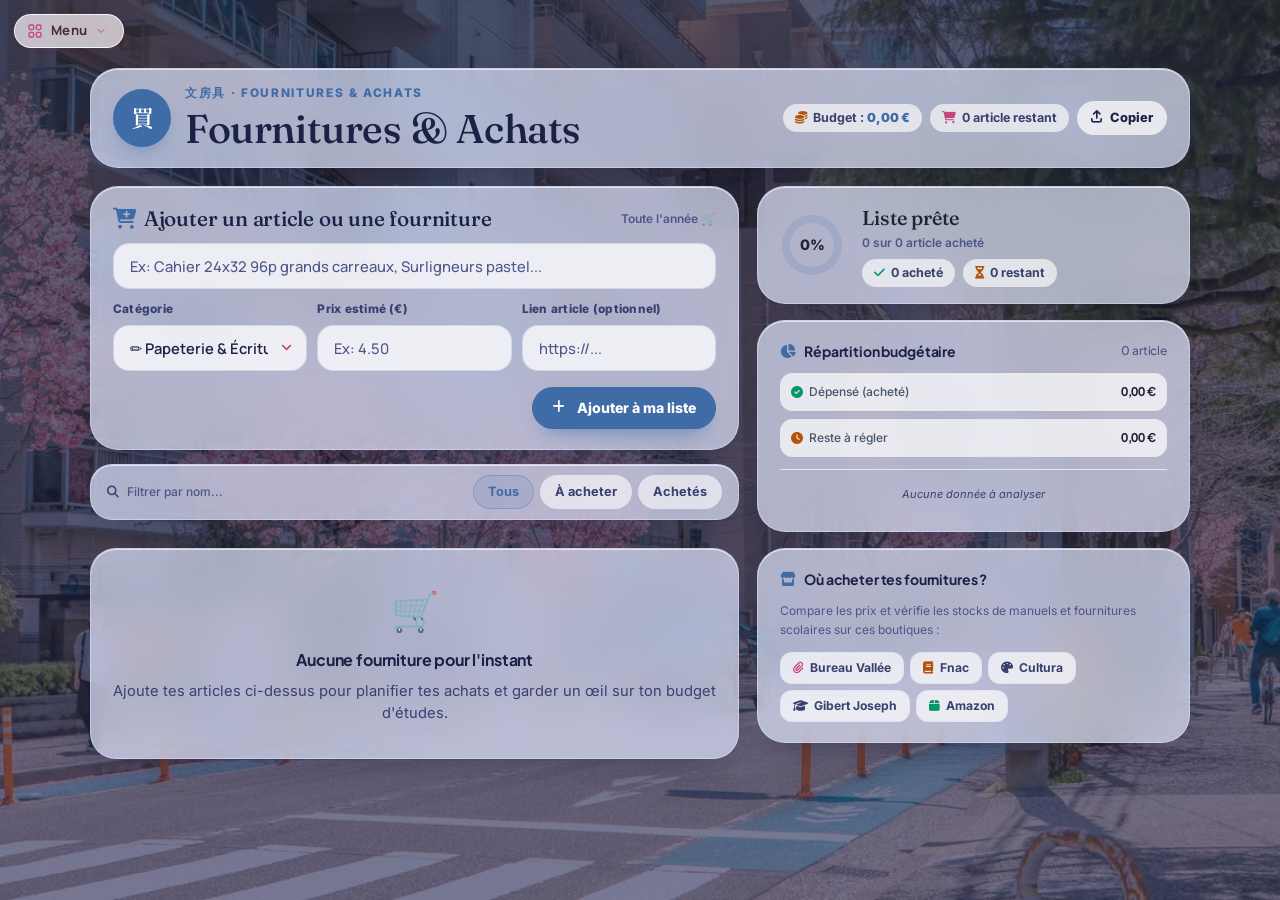
<file: fournitures.html>
<!DOCTYPE html>
<html lang="fr" class="h-full bg-[#0a0e17] text-slate-100">
<head>
  <meta charset="UTF-8">
  <meta name="viewport" content="width=device-width, initial-scale=1.0">
  <meta name="description" content="Fournitures et achats de Benkyō : prépare ta liste de matériel et suis ce qui est déjà acheté.">
  <title>Fournitures &amp; achats — Benkyō</title>
  <link rel="icon" href="favicon.ico" sizes="any">
  <link rel="icon" type="image/png" sizes="32x32" href="favicon-32x32.png">
  <link rel="icon" type="image/png" sizes="16x16" href="favicon-16x16.png">
  <link rel="icon" type="image/svg+xml" href="favicon.svg">
  <link rel="apple-touch-icon" sizes="180x180" href="apple-touch-icon.png">
  <link rel="mask-icon" href="favicon.svg" color="#c1272d">
  <meta name="theme-color" content="#0a0e17">
  <link rel="preconnect" href="https://fonts.googleapis.com">
  <link rel="preconnect" href="https://fonts.gstatic.com" crossorigin>
  <link href="https://fonts.googleapis.com/css2?family=Plus+Jakarta+Sans:wght@500;600;700;800&family=Inter:wght@400;500;600;700&family=Fraunces:opsz,wght@9..144,500;9..144,600&family=Manrope:wght@500;600;700;800&family=Noto+Serif+JP:wght@500;700&display=swap" rel="stylesheet">
  <script defer src="sakura.js"></script>
  <link rel="stylesheet" href="https://cdnjs.cloudflare.com/ajax/libs/font-awesome/6.4.0/css/all.min.css">
  <style>
    .custom-scrollbar::-webkit-scrollbar { width: 5px; height: 5px; }
    .custom-scrollbar::-webkit-scrollbar-track { background: transparent; }
    .custom-scrollbar::-webkit-scrollbar-thumb { background: rgba(15, 23, 42, 0.15); border-radius: 4px; }

    @keyframes toastIn { from { opacity: 0; transform: translateY(12px); } to { opacity: 1; transform: translateY(0); } }
    @keyframes toastOut { from { opacity: 1; transform: translateY(0); } to { opacity: 0; transform: translateY(12px); } }
    #app-toast.toast-show { display: flex; animation: toastIn 0.25s ease-out forwards; }
    #app-toast.toast-hide { animation: toastOut 0.25s ease-in forwards; }

    /* Styles spécifiques pour Fournitures & Achats */
    .sp-store-badge {
      display: inline-flex;
      align-items: center;
      gap: 6px;
      padding: 6px 12px;
      border-radius: 12px;
      background: rgba(255, 255, 255, 0.7);
      border: 1px solid var(--bento-border, rgba(15, 23, 42, 0.08));
      color: var(--ink-soft);
      font-size: 0.76rem;
      font-weight: 700;
      transition: all 0.15s ease;
      text-decoration: none;
    }
    .sp-store-badge:hover {
      background: #fff;
      color: var(--rose);
      transform: translateY(-1px);
      box-shadow: 0 4px 12px -4px rgba(200, 70, 125, 0.25);
    }
    .sp-cat-stat {
      display: flex;
      align-items: center;
      justify-content: space-between;
      gap: 8px;
      padding: 8px 12px;
      border-radius: 14px;
      background: rgba(255, 255, 255, 0.65);
      border: 1px solid var(--bento-border, rgba(15, 23, 42, 0.08));
      font-size: 0.8rem;
    }
    .sp-cat-stat strong {
      color: var(--ink);
    }
    .sp-price-pill {
      font-variant-numeric: tabular-nums;
      font-weight: 800;
      letter-spacing: -0.01em;
    }
  </style>
  <link rel="stylesheet" href="style.css">
  <link rel="stylesheet" href="tailwind.css">
  <link rel="stylesheet" href="tampons.css">
  <link rel="stylesheet" href="pages.css">
  <!-- Thème selon l'heure (aube / midi / crépuscule / nuit) : après les autres feuilles de style -->
  <link rel="stylesheet" href="heure.css">
  <script src="heure.js"></script>
  <!-- Ambiances des jours de fête (31/10, 24-25/12, 31/12, 1/1) : après heure.css / heure.js -->
  <link rel="stylesheet" href="fete.css">
  <link rel="stylesheet" href="fluidite.css">
  <script src="fluidite.js" defer></script>
  <script src="fete.js"></script>
</head>
<body class="pg h-full flex flex-col md:flex-row font-sans antialiased overflow-hidden text-slate-200 bg-[#0a0e17]">

  <!-- Toast de notification stylé -->
  <div id="app-toast" class="hidden fixed bottom-6 right-6 z-[80] glass-panel border border-emerald-500/30 rounded-2xl px-5 py-4 flex items-center gap-3 shadow-2xl shadow-emerald-500/10 max-w-sm">
    <div id="app-toast-icon-wrap" class="w-9 h-9 shrink-0 rounded-full bg-emerald-500/20 flex items-center justify-center">
      <i id="app-toast-icon" class="fa-solid fa-check text-emerald-400"></i>
    </div>
    <p id="app-toast-message" class="text-sm text-white font-medium"></p>
  </div>

  <!-- Modale de confirmation générique (remplace confirm()) -->
  <div id="generic-confirm-modal" class="hidden pg-modal">
    <div class="pg-sheet pg-confirm" role="alertdialog" aria-modal="true" aria-labelledby="generic-confirm-title">
      <div class="pg-seal" lang="ja">買</div>
      <h3 id="generic-confirm-title" class="pg-title">Supprimer cet article ?</h3>
      <p id="generic-confirm-message">Cette fourniture sera définitivement retirée de votre liste d'achats.</p>
      <div class="pg-actions">
        <button onclick="closeGenericConfirmModal()" class="pg-btn">Annuler</button>
        <button id="generic-confirm-btn" onclick="executeGenericConfirm()" class="pg-btn danger-fill">Supprimer</button>
      </div>
    </div>
  </div>

  <!-- Navigation : onglet Menu (retour à l'accueil, d'où partent toutes les pages) -->
  <a href="index.html" class="bk-menu-tab" aria-label="Menu — retour à l'accueil">
    <svg viewBox="0 0 24 24" aria-hidden="true"><rect x="3" y="3" width="7" height="7" rx="2"/><rect x="14" y="3" width="7" height="7" rx="2"/><rect x="3" y="14" width="7" height="7" rx="2"/><rect x="14" y="14" width="7" height="7" rx="2"/></svg>
    <span>Menu</span>
  </a>

  <!-- Éléments masqués conservés pour la compatibilité des scripts existants -->
  <div hidden data-legacy-stubs>
    <div><div><span id="streak-count">0</span></div></div>
    <img id="sidebar-profile-img" alt="">
  </div>

  <main class="flex-1 overflow-y-auto custom-scrollbar p-4 md:p-8 relative">
    <section class="tab-content pg-shell">

      <!-- En-tête Bento Sakura -->
      <header class="pg-card cal-top">
        <div class="cal-month">
          <div class="cal-kanji" lang="ja" aria-hidden="true">買</div>
          <div class="cal-month-txt">
            <p class="pg-eyebrow">文房具 · Fournitures &amp; Achats</p>
            <h1 class="pg-title">Fournitures &amp; Achats</h1>
          </div>
        </div>
        <div class="cal-tools">
          <div class="td-stat" title="Total de toutes les fournitures estimées">
            <i class="fa-solid fa-coins text-amber-500"></i>
            <span>Budget : <strong id="supplies-total" style="color:var(--rose)">0,00 €</strong></span>
          </div>
          <div class="td-stat" title="Nombre d'articles restant à acquérir">
            <i class="fa-solid fa-cart-shopping text-brand-purple"></i>
            <span id="supplies-remaining">0 article restant</span>
          </div>
          <button type="button" onclick="exportSuppliesList()" class="pg-btn sm" title="Copier la liste au format texte">
            <i class="fa-solid fa-arrow-up-from-bracket"></i> Copier
          </button>
        </div>
      </header>

      <!-- Grille principale Bento (2 colonnes) -->
      <div class="td-grid">

        <!-- Colonne Principale : Ajout + Recherche + Liste d'articles -->
        <div class="td-main">

          <!-- Carte d'ajout Bento -->
          <div class="pg-card td-add">
            <div class="flex items-center justify-between">
              <h2 class="pg-title text-base font-bold flex items-center gap-2">
                <i class="fa-solid fa-cart-plus" style="color:var(--rose)"></i>
                <span>Ajouter un article ou une fourniture</span>
              </h2>
              <span class="text-xs text-slate-500 font-semibold">Toute l'année 🛒</span>
            </div>

            <form onsubmit="addSupplyItem(event)" class="space-y-3">
              <div class="td-add-top">
                <input type="text" id="supply-input" placeholder="Ex: Cahier 24x32 96p grands carreaux, Surligneurs pastel..." class="pg-input" required autocomplete="off">
              </div>

              <div class="grid grid-cols-1 sm:grid-cols-3 gap-2.5">
                <div>
                  <label class="pg-label" for="supply-cat-input">Catégorie</label>
                  <select id="supply-cat-input" class="pg-select">
                    <option value="Papeterie">✏️ Papeterie &amp; Écriture</option>
                    <option value="Livres">📚 Livres &amp; Manuels</option>
                    <option value="Tech">💻 Informatique &amp; Matériel</option>
                    <option value="Organisation">🎒 Rentrée &amp; Organisation</option>
                    <option value="Arts">🎨 Arts &amp; Dessin</option>
                    <option value="Divers">📦 Autre fourniture</option>
                  </select>
                </div>
                <div>
                  <label class="pg-label" for="supply-price-input">Prix estimé (€)</label>
                  <input type="number" id="supply-price-input" placeholder="Ex: 4.50" min="0" step="0.01" class="pg-input">
                </div>
                <div>
                  <label class="pg-label" for="supply-link-input">Lien article (optionnel)</label>
                  <input type="url" id="supply-link-input" placeholder="https://..." class="pg-input">
                </div>
              </div>

              <div class="flex justify-end pt-1">
                <button type="submit" class="pg-btn primary">
                  <i class="fa-solid fa-plus mr-1"></i> Ajouter à ma liste
                </button>
              </div>
            </form>
          </div>

          <!-- Filtres, Recherche et Tri -->
          <div class="pg-card td-sort">
            <div class="flex items-center gap-2 flex-1 min-w-[200px]">
              <i class="fa-solid fa-magnifying-glass text-slate-400 text-xs"></i>
              <input type="text" id="supply-search-input" oninput="onSearchSupplies(this.value)" placeholder="Filtrer par nom..." class="bg-transparent border-none text-xs text-slate-800 placeholder-slate-400 outline-none w-full font-medium">
            </div>
            <div class="flex items-center gap-1.5 flex-wrap">
              <button type="button" onclick="setSuppliesFilter('all')" id="sp-filter-all" class="pg-chip-btn accent">Tous</button>
              <button type="button" onclick="setSuppliesFilter('todo')" id="sp-filter-todo" class="pg-chip-btn">À acheter</button>
              <button type="button" onclick="setSuppliesFilter('done')" id="sp-filter-done" class="pg-chip-btn">Achetés</button>
            </div>
          </div>

          <!-- Liste des fournitures -->
          <ul id="supplies-list" class="td-list"></ul>

          <!-- État vide -->
          <div id="supplies-empty" class="hidden pg-card td-empty">
            <div class="big">🛒</div>
            <h3 class="font-bold text-base mt-2" style="color:var(--ink)">Aucune fourniture pour l'instant</h3>
            <p>Ajoute tes articles ci-dessus pour planifier tes achats et garder un œil sur ton budget d'études.</p>
          </div>

        </div>

        <!-- Colonne Latérale : Bilan Budget + Catégories + Boutiques -->
        <aside class="td-side space-y-4">

          <!-- Bilan & Progression de la liste -->
          <div class="pg-card td-progress">
            <div class="td-ring" id="supplies-ring" role="img" aria-label="Progression des achats">
              <svg viewBox="0 0 64 64">
                <circle class="track" cx="32" cy="32" r="26"></circle>
                <circle id="supplies-ring-bar" class="bar" cx="32" cy="32" r="26" stroke-dasharray="163.36" stroke-dashoffset="163.36"></circle>
              </svg>
              <b id="supplies-ring-txt">0%</b>
            </div>
            <div class="td-progress-info">
              <strong id="supplies-stat-headline">Achats en cours</strong>
              <div class="text-xs text-slate-500 font-semibold mt-0.5" id="supplies-stat-sub">0 sur 0 article acheté</div>
              <div class="td-stats mt-2">
                <span class="td-stat"><i class="fa-solid fa-check text-emerald-500"></i> <span id="supplies-bought-count">0 acheté</span></span>
                <span class="td-stat"><i class="fa-solid fa-hourglass-half text-amber-500"></i> <span id="supplies-todo-count">0 restant</span></span>
              </div>
            </div>
          </div>

          <!-- Répartition du budget -->
          <div class="pg-card space-y-3">
            <h3 class="font-bold text-sm flex items-center justify-between" style="color:var(--ink)">
              <span class="flex items-center gap-2"><i class="fa-solid fa-chart-pie" style="color:var(--rose)"></i> Répartition budgétaire</span>
              <span class="text-xs text-slate-500 font-medium" id="supplies-budget-count">0 article</span>
            </h3>

            <div class="space-y-2 text-xs">
              <div class="flex justify-between items-center p-2.5 rounded-xl bg-white/70 border border-slate-200/60">
                <span class="text-slate-600 font-medium flex items-center gap-1.5"><i class="fa-solid fa-circle-check text-emerald-500"></i> Dépensé (acheté)</span>
                <span id="supplies-spent-amount" class="sp-price-pill font-bold text-emerald-600">0,00 €</span>
              </div>
              <div class="flex justify-between items-center p-2.5 rounded-xl bg-white/70 border border-slate-200/60">
                <span class="text-slate-600 font-medium flex items-center gap-1.5"><i class="fa-solid fa-clock text-amber-500"></i> Reste à régler</span>
                <span id="supplies-left-amount" class="sp-price-pill font-bold text-amber-600">0,00 €</span>
              </div>
            </div>

            <div id="supplies-category-breakdown" class="space-y-1.5 pt-2 border-t border-slate-200/50">
              <!-- Rempli dynamiquement -->
            </div>
          </div>

          <!-- Boutiques & Enseignes utiles pour les étudiants -->
          <div class="pg-card space-y-3">
            <h3 class="font-bold text-sm flex items-center gap-2" style="color:var(--ink)">
              <i class="fa-solid fa-store" style="color:var(--rose)"></i>
              <span>Où acheter tes fournitures ?</span>
            </h3>
            <p class="text-xs text-slate-500 leading-relaxed">
              Compare les prix et vérifie les stocks de manuels et fournitures scolaires sur ces boutiques :
            </p>
            <div class="flex flex-wrap gap-1.5">
              <a href="https://www.bureau-vallee.fr" target="_blank" rel="noopener noreferrer" class="sp-store-badge">
                <i class="fa-solid fa-paperclip text-brand-purple"></i> Bureau Vallée
              </a>
              <a href="https://www.fnac.com" target="_blank" rel="noopener noreferrer" class="sp-store-badge">
                <i class="fa-solid fa-book text-amber-500"></i> Fnac
              </a>
              <a href="https://www.cultura.com" target="_blank" rel="noopener noreferrer" class="sp-store-badge">
                <i class="fa-solid fa-palette text-rose-500"></i> Cultura
              </a>
              <a href="https://www.gibert.com" target="_blank" rel="noopener noreferrer" class="sp-store-badge">
                <i class="fa-solid fa-graduation-cap text-sky-500"></i> Gibert Joseph
              </a>
              <a href="https://www.amazon.fr" target="_blank" rel="noopener noreferrer" class="sp-store-badge">
                <i class="fa-solid fa-box text-emerald-500"></i> Amazon
              </a>
            </div>
          </div>

        </aside>

      </div>

    </section>
  </main>

  <script src="app.js"></script>
  <script src="tampons.js" defer></script>
  <script>
    let state = BenkyoStorage.load();
    BenkyoStorage.autoFlushOn(state);

    let currentFilter = 'all'; // 'all' | 'todo' | 'done'
    let searchQuery = '';
    let pendingDeleteIdx = null;

    function saveState() {
      BenkyoStorage.saveDebounced(state);
    }

    function updateProfileUI() {
      const sidebarImg = document.getElementById('sidebar-profile-img');
      if (sidebarImg && state.profile && state.profile.img) sidebarImg.src = state.profile.img;
    }

    function checkStreak() {
      const streakEl = document.getElementById('streak-count');
      if (streakEl && state.streak) streakEl.innerText = state.streak.count || 0;
    }

    function ensureSupplies() {
      if (!state.vacation) state.vacation = BenkyoStorage.defaultState().vacation;
      if (!Array.isArray(state.vacation.supplies)) state.vacation.supplies = [];
      return state.vacation.supplies;
    }

    // Déduit intelligemment une catégorie pour les fournitures créées avant la refonte
    function getCategoryForItem(item) {
      if (item.category) return item.category;
      const t = (item.text || '').toLowerCase();
      if (/cahier|stylo|crayon|surligneur|feutre|feuille|copie|gomme|taille-crayon|tipex|blanco|correcteur|règle|équerre|compas/.test(t)) {
        return 'Papeterie';
      }
      if (/livre|manuel|dico|dictionnaire|roman|annale|revue|anthologie/.test(t)) {
        return 'Livres';
      }
      if (/calculatrice|ti-|casio|clé usb|usb|ordinateur|pc|tablette|chargeur|souris|écouteur|casque/.test(t)) {
        return 'Tech';
      }
      if (/sac|sac à dos|sacoche|classeur|trousse|trieur|pochette|chemise|chemises|porte-vue|lutin/.test(t)) {
        return 'Organisation';
      }
      if (/peinture|pinceau|dessin|gouache|acrylique|canson|toile|fusain/.test(t)) {
        return 'Arts';
      }
      return 'Divers';
    }

    function getCategoryBadge(cat) {
      switch (cat) {
        case 'Papeterie':
          return '<span class="td-tag" style="background:rgba(200,70,125,0.12); color:#be185d;">✏️ Papeterie</span>';
        case 'Livres':
          return '<span class="td-tag" style="background:rgba(217,119,6,0.12); color:#b45309;">📚 Livres</span>';
        case 'Tech':
          return '<span class="td-tag" style="background:rgba(124,58,237,0.12); color:#7c3aed;">💻 Tech</span>';
        case 'Organisation':
          return '<span class="td-tag" style="background:rgba(14,165,233,0.12); color:#0284c7;">🎒 Organisation</span>';
        case 'Arts':
          return '<span class="td-tag" style="background:rgba(236,72,153,0.12); color:#db2777;">🎨 Arts</span>';
        default:
          return '<span class="td-tag" style="background:rgba(15,23,42,0.08); color:#5b6478;">📦 Autre</span>';
      }
    }

    function renderSupplies() {
      const allSupplies = ensureSupplies();
      const list = document.getElementById('supplies-list');
      const empty = document.getElementById('supplies-empty');

      // Filtrage
      let filtered = allSupplies.map((item, idx) => ({ ...item, originalIdx: idx }));

      if (currentFilter === 'todo') {
        filtered = filtered.filter(i => !i.done);
      } else if (currentFilter === 'done') {
        filtered = filtered.filter(i => i.done);
      }

      if (searchQuery.trim()) {
        const q = searchQuery.toLowerCase().trim();
        filtered = filtered.filter(i => (i.text || '').toLowerCase().includes(q) || getCategoryForItem(i).toLowerCase().includes(q));
      }

      // Rendu HTML des cartes
      list.innerHTML = filtered.map(item => {
        const cat = getCategoryForItem(item);
        const catBadge = getCategoryBadge(cat);
        const priceBadge = item.price
          ? `<span class="td-tag dur font-bold" style="background:#fff; border:1px solid rgba(200,70,125,0.2); color:#be185d;">${Number(item.price).toFixed(2).replace('.', ',')} €</span>`
          : '';
        const linkBtn = item.link
          ? `<a href="${item.link}" target="_blank" rel="noopener noreferrer" class="td-act" title="Voir l'article en boutique" aria-label="Voir l'article"><i class="fa-solid fa-arrow-up-right-from-square"></i></a>`
          : '';

        return `
          <li class="td-item ${item.done ? 'done' : 'p2'}">
            <input type="checkbox" ${item.done ? 'checked' : ''} onchange="toggleSupply(${item.originalIdx})" class="td-check" aria-label="Marquer comme acheté">
            <div class="td-body">
              <span class="td-name">${escapeHtml(item.text)}</span>
              <div class="td-tags">
                ${catBadge}
                ${priceBadge}
              </div>
            </div>
            <div class="td-acts">
              ${linkBtn}
              <button type="button" onclick="openDeleteConfirm(${item.originalIdx})" class="td-act del" title="Supprimer cet article" aria-label="Supprimer">
                <i class="fa-solid fa-trash-can"></i>
              </button>
            </div>
          </li>
        `;
      }).join('');

      if (empty) empty.classList.toggle('hidden', filtered.length > 0);

      // Statistiques globales
      const total = allSupplies.reduce((sum, i) => sum + (Number(i.price) || 0), 0);
      const doneItems = allSupplies.filter(i => i.done);
      const todoItems = allSupplies.filter(i => !i.done);
      const spentTotal = doneItems.reduce((sum, i) => sum + (Number(i.price) || 0), 0);
      const leftTotal = todoItems.reduce((sum, i) => sum + (Number(i.price) || 0), 0);

      const totalEl = document.getElementById('supplies-total');
      const remainingEl = document.getElementById('supplies-remaining');
      const spentEl = document.getElementById('supplies-spent-amount');
      const leftEl = document.getElementById('supplies-left-amount');
      const budgetCountEl = document.getElementById('supplies-budget-count');
      const boughtCountEl = document.getElementById('supplies-bought-count');
      const todoCountEl = document.getElementById('supplies-todo-count');
      const statSubEl = document.getElementById('supplies-stat-sub');
      const statHeadlineEl = document.getElementById('supplies-stat-headline');

      if (totalEl) totalEl.innerText = total.toFixed(2).replace('.', ',') + ' €';
      if (remainingEl) remainingEl.innerText = todoItems.length + (todoItems.length > 1 ? ' articles restants' : ' article restant');
      if (spentEl) spentEl.innerText = spentTotal.toFixed(2).replace('.', ',') + ' €';
      if (leftEl) leftEl.innerText = leftTotal.toFixed(2).replace('.', ',') + ' €';
      if (budgetCountEl) budgetCountEl.innerText = allSupplies.length + (allSupplies.length > 1 ? ' articles' : ' article');
      if (boughtCountEl) boughtCountEl.innerText = doneItems.length + ' acheté' + (doneItems.length > 1 ? 's' : '');
      if (todoCountEl) todoCountEl.innerText = todoItems.length + ' restant' + (todoItems.length > 1 ? 's' : '');
      if (statSubEl) statSubEl.innerText = `${doneItems.length} sur ${allSupplies.length} article${allSupplies.length > 1 ? 's' : ''} acheté${allSupplies.length > 1 ? 's' : ''}`;

      // Anneau de progression
      const percent = allSupplies.length > 0 ? Math.round((doneItems.length / allSupplies.length) * 100) : 0;
      const ringTxt = document.getElementById('supplies-ring-txt');
      const ringBar = document.getElementById('supplies-ring-bar');
      if (ringTxt) ringTxt.innerText = percent + '%';
      if (ringBar) {
        const circ = 2 * Math.PI * 26; // ~163.36
        const offset = circ - (percent / 100) * circ;
        ringBar.style.strokeDashoffset = offset;
      }

      if (statHeadlineEl) {
        if (allSupplies.length === 0) statHeadlineEl.innerText = 'Liste prête';
        else if (percent === 100) statHeadlineEl.innerText = 'Tout est prêt ! 🎉';
        else if (percent >= 50) statHeadlineEl.innerText = 'Bien avancé ! 💪';
        else statHeadlineEl.innerText = 'Achats en cours 🛒';
      }

      // Répartition par catégorie
      renderCategoryBreakdown(allSupplies);
    }

    function renderCategoryBreakdown(allSupplies) {
      const container = document.getElementById('supplies-category-breakdown');
      if (!container) return;

      if (allSupplies.length === 0) {
        container.innerHTML = '<p class="text-[11px] text-slate-400 italic text-center py-2">Aucune donnée à analyser</p>';
        return;
      }

      const map = {};
      allSupplies.forEach(item => {
        const cat = getCategoryForItem(item);
        if (!map[cat]) map[cat] = { count: 0, total: 0 };
        map[cat].count++;
        map[cat].total += (Number(item.price) || 0);
      });

      const icons = {
        Papeterie: '✏️',
        Livres: '📚',
        Tech: '💻',
        Organisation: '🎒',
        Arts: '🎨',
        Divers: '📦'
      };

      const keys = Object.keys(map).sort((a, b) => map[b].count - map[a].count);
      container.innerHTML = keys.map(k => `
        <div class="sp-cat-stat">
          <span class="flex items-center gap-1.5"><small>${icons[k] || '📦'}</small> <strong>${k}</strong></span>
          <span class="text-slate-500 font-medium">${map[k].count} art. · <span class="sp-price-pill font-bold" style="color:var(--rose)">${map[k].total.toFixed(2).replace('.', ',')} €</span></span>
        </div>
      `).join('');
    }

    function escapeHtml(str) {
      return (str || '').replace(/[&<>"']/g, function(m) {
        switch (m) {
          case '&': return '&amp;';
          case '<': return '&lt;';
          case '>': return '&gt;';
          case '"': return '&quot;';
          case "'": return '&#39;';
        }
      });
    }

    function toggleSupply(idx) {
      const supplies = ensureSupplies();
      if (!supplies[idx]) return;
      supplies[idx].done = !supplies[idx].done;
      saveState();
      renderSupplies();
      if (supplies[idx].done) {
        showToast(`Article "${supplies[idx].text}" marqué comme acheté !`);
      }
    }

    function openDeleteConfirm(idx) {
      const supplies = ensureSupplies();
      if (!supplies[idx]) return;
      pendingDeleteIdx = idx;
      const modal = document.getElementById('generic-confirm-modal');
      const msg = document.getElementById('generic-confirm-message');
      if (msg) msg.innerText = `L'article "${supplies[idx].text}" sera définitivement retiré de votre liste.`;
      if (modal) modal.classList.remove('hidden');
    }

    function closeGenericConfirmModal() {
      pendingDeleteIdx = null;
      const modal = document.getElementById('generic-confirm-modal');
      if (modal) modal.classList.add('hidden');
    }

    function executeGenericConfirm() {
      if (pendingDeleteIdx !== null) {
        const supplies = ensureSupplies();
        const removed = supplies.splice(pendingDeleteIdx, 1);
        pendingDeleteIdx = null;
        saveState();
        renderSupplies();
        closeGenericConfirmModal();
        if (removed && removed[0]) {
          showToast(`"${removed[0].text}" a été supprimé.`);
        }
      }
    }

    function addSupplyItem(e) {
      e.preventDefault();
      const input = document.getElementById('supply-input');
      const catInput = document.getElementById('supply-cat-input');
      const priceInput = document.getElementById('supply-price-input');
      const linkInput = document.getElementById('supply-link-input');

      const text = input.value.trim();
      if (!text) return;

      const category = catInput ? catInput.value : 'Papeterie';
      const price = priceInput && priceInput.value !== '' ? parseFloat(priceInput.value) : null;
      const link = linkInput && linkInput.value.trim() ? linkInput.value.trim() : null;

      ensureSupplies().unshift({
        text: text,
        category: category,
        done: false,
        price: price,
        link: link
      });

      input.value = '';
      if (priceInput) priceInput.value = '';
      if (linkInput) linkInput.value = '';

      saveState();
      renderSupplies();
      showToast(`Fourniture "${text}" ajoutée avec succès !`);
    }

    function setSuppliesFilter(type) {
      currentFilter = type;
      ['all', 'todo', 'done'].forEach(t => {
        const btn = document.getElementById('sp-filter-' + t);
        if (btn) {
          btn.classList.toggle('accent', t === type);
        }
      });
      renderSupplies();
    }

    function onSearchSupplies(val) {
      searchQuery = val;
      renderSupplies();
    }

    function exportSuppliesList() {
      const supplies = ensureSupplies();
      if (!supplies.length) {
        showToast("La liste est vide.");
        return;
      }
      let txt = "📋 LISTE DE FOURNITURES & ACHATS (Benkyō)\n\n";
      let total = 0;
      supplies.forEach((item, i) => {
        const cat = getCategoryForItem(item);
        const status = item.done ? '[X] Acheté' : '[ ] À acheter';
        const price = item.price ? ` — ${Number(item.price).toFixed(2)} €` : '';
        total += (Number(item.price) || 0);
        txt += `${i + 1}. ${status} | ${item.text} (${cat})${price}\n`;
        if (item.link) txt += `   Lien : ${item.link}\n`;
      });
      txt += `\nTotal estimé : ${total.toFixed(2)} €\n`;

      if (navigator.clipboard && navigator.clipboard.writeText) {
        navigator.clipboard.writeText(txt).then(() => {
          showToast("Liste copiée dans le presse-papier !");
        }).catch(() => {
          showToast("Copie impossible.");
        });
      } else {
        alert(txt);
      }
    }

    let toastTimer = null;
    function showToast(message) {
      const toast = document.getElementById('app-toast');
      const msgEl = document.getElementById('app-toast-message');
      if (!toast || !msgEl) return;
      if (toastTimer) clearTimeout(toastTimer);
      msgEl.innerText = message;
      toast.classList.remove('hidden', 'toast-hide');
      toast.classList.add('toast-show');
      toastTimer = setTimeout(() => {
        toast.classList.remove('toast-show');
        toast.classList.add('toast-hide');
        setTimeout(() => toast.classList.add('hidden'), 250);
      }, 2500);
    }

    function benkyoInitPage() {
      try { updateProfileUI(); } catch (e) {}
      try { checkStreak(); } catch (e) {}
      try { renderSupplies(); } catch (e) {}
    }

    if (document.readyState === 'loading') {
      document.addEventListener('DOMContentLoaded', benkyoInitPage);
    } else {
      benkyoInitPage();
    }
  </script>
  <script src="menu-nav.js"></script>
</body>
</html>
</file>
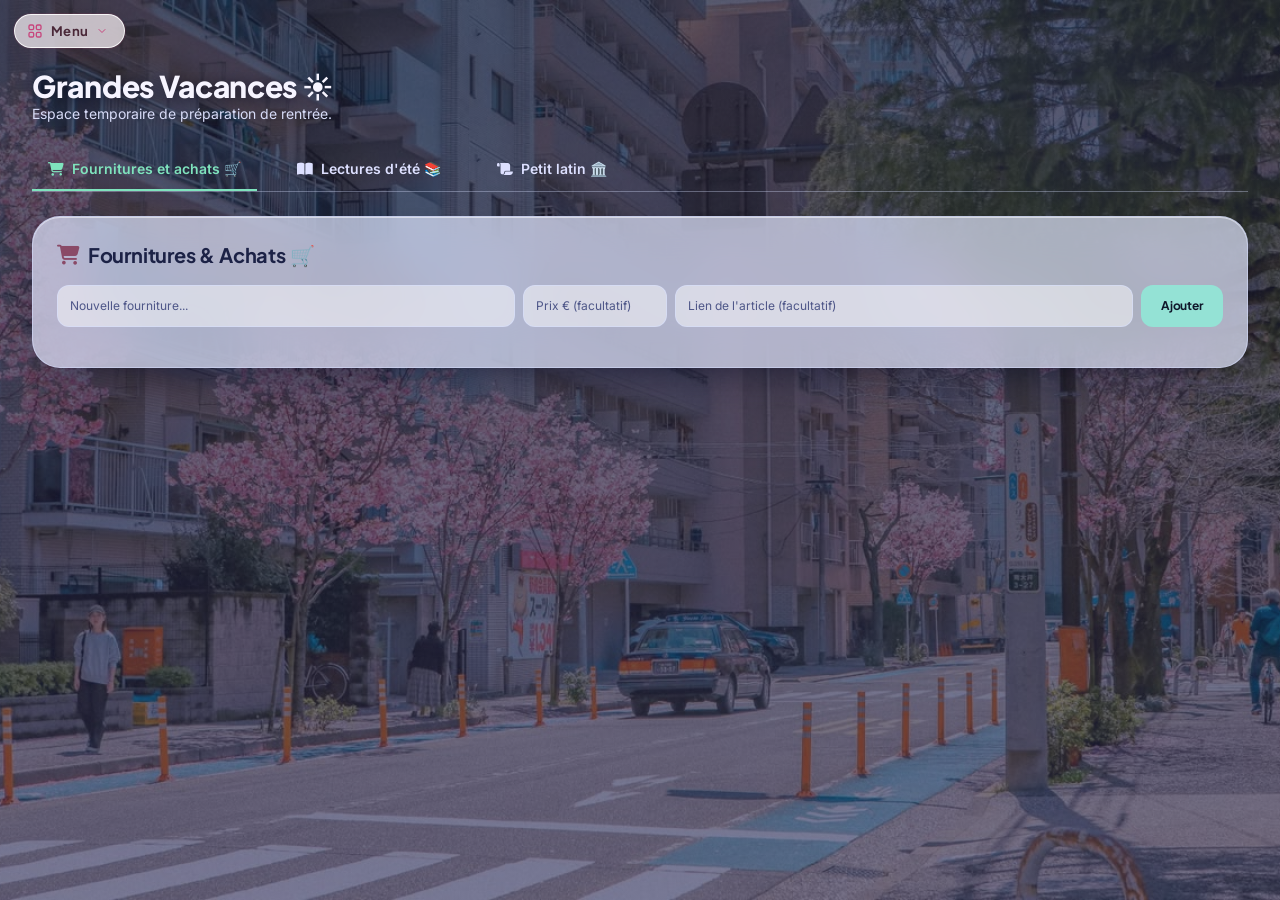
<file: grandes-vacances.html>
<!DOCTYPE html>
<html lang="fr" class="h-full bg-[#0a0e17] text-slate-100">
<head>
  <meta charset="UTF-8">
  <meta name="viewport" content="width=device-width, initial-scale=1.0">
  <meta name="description" content="Grandes vacances dans Benkyō : lectures et extraits de latin pour garder le rythme pendant l'été.">
  <title>Grandes vacances — Benkyō</title>
  <link rel="icon" href="favicon.ico" sizes="any">
  <link rel="icon" type="image/png" sizes="32x32" href="favicon-32x32.png">
  <link rel="icon" type="image/png" sizes="16x16" href="favicon-16x16.png">
  <link rel="icon" type="image/svg+xml" href="favicon.svg">
  <link rel="apple-touch-icon" sizes="180x180" href="apple-touch-icon.png">
  <link rel="mask-icon" href="favicon.svg" color="#c1272d">
  <meta name="theme-color" content="#0a0e17">
  <link rel="preconnect" href="https://fonts.googleapis.com">
  <link rel="preconnect" href="https://fonts.gstatic.com" crossorigin>
  <link href="https://fonts.googleapis.com/css2?family=Plus+Jakarta+Sans:wght@500;600;700;800&family=Inter:wght@400;500;600;700&display=swap" rel="stylesheet">
  <script defer src="sakura.js"></script>
  <link rel="stylesheet" href="https://cdnjs.cloudflare.com/ajax/libs/font-awesome/6.4.0/css/all.min.css">
  <style>.bg-dark-card{background-color:rgba(15, 20, 32, 0.85)}</style>
  <style>
    .custom-scrollbar::-webkit-scrollbar { width: 5px; height: 5px; }
    .custom-scrollbar::-webkit-scrollbar-track { background: #0a0e17; }
    .custom-scrollbar::-webkit-scrollbar-thumb { background: #1f293d; border-radius: 4px; }
    
    /* Optimisation des performances du panneau en verre */
    .glass-panel { 
      background: rgba(15, 20, 32, 0.85); 
      backdrop-filter: blur(4px); 
      -webkit-backdrop-filter: blur(4px); 
      border: 1px solid rgba(255, 255, 255, 0.08); 
      box-shadow: 0 8px 32px 0 rgba(0, 0, 0, 0.37);
    }
    .card-glow { transition: border-color 0.2s ease, box-shadow 0.2s ease, transform 0.2s ease; }
    .card-glow:hover { border-color: rgba(232, 142, 178, 0.4); box-shadow: 0 0 20px -5px rgba(232, 142, 178, 0.25); transform: translateY(-2px); }
    
    .card-flip { perspective: 1000px; }
    .card-inner { transition: transform 0.4s ease; transform-style: preserve-3d; }
    .card-flipped { transform: rotateY(180deg); }
    .card-front, .card-back { backface-visibility: hidden; position: absolute; inset: 0; }
    .card-back { transform: rotateY(180deg); }

    .tab-content { transition: opacity 0.2s ease-in-out; }
    .tab-content.hidden { display: none; opacity: 0; }
    .tab-content:not(.hidden) { opacity: 1; }

    @keyframes welcomeFade {
      0% { opacity: 1; transform: scale(1); }
      80% { opacity: 1; transform: scale(1.02); }
      100% { opacity: 0; transform: scale(0.95); visibility: hidden; }
    }
    .welcome-overlay { animation: welcomeFade 3s forwards ease-in-out; }
  </style>
  <link rel="stylesheet" href="style.css">
  <link rel="stylesheet" href="tailwind.css">
  <link rel="stylesheet" href="tampons.css">
  <!-- Thème selon l'heure (aube / midi / crépuscule / nuit) : après les autres feuilles de style -->
  <link rel="stylesheet" href="heure.css">
  <script src="heure.js"></script>
  <!-- Ambiances des jours de fête (31/10, 24-25/12, 31/12, 1/1) : après heure.css / heure.js -->
  <link rel="stylesheet" href="fete.css">
  <link rel="stylesheet" href="fluidite.css">
  <script src="fluidite.js" defer></script>
  <script src="fete.js"></script>
</head>
<body class="h-full flex flex-col md:flex-row font-sans antialiased overflow-hidden text-slate-200 bg-[#0a0e17]">

<!-- Navigation : onglet Menu (retour à l'accueil, d'où partent toutes les pages) -->
  <a href="index.html" class="bk-menu-tab" aria-label="Menu — retour à l'accueil">
    <svg viewBox="0 0 24 24" aria-hidden="true"><rect x="3" y="3" width="7" height="7" rx="2"/><rect x="14" y="3" width="7" height="7" rx="2"/><rect x="3" y="14" width="7" height="7" rx="2"/><rect x="14" y="14" width="7" height="7" rx="2"/></svg>
    <span>Menu</span>
  </a>
  <!-- Éléments masqués conservés pour la compatibilité des scripts existants (ancienne sidebar supprimée) -->
  <div hidden data-legacy-stubs><div><div><span id="streak-count">0</span></div></div><img id="sidebar-profile-img" alt=""></div>

  <main class="flex-1 overflow-y-auto custom-scrollbar p-4 md:p-8 relative">

    <section id="tab-vacation" class="tab-content space-y-6">
      <div class="flex flex-col sm:flex-row justify-between items-start sm:items-center gap-4">
        <div>
          <h1 class="text-3xl font-extrabold text-white">Grandes Vacances ☀️</h1>
          <p class="text-slate-400 text-sm">Espace temporaire de préparation de rentrée.</p>
        </div>
      </div>

      <!-- Sous-onglets : même présentation que la barre d'onglets du Pomodoro -->
      <div id="vacation-subtabs" role="tablist" class="flex items-center gap-6 border-b border-dark-border overflow-x-auto">
        <button type="button" role="tab" data-sub="supplies" aria-selected="true" onclick="switchVacationSubTab('supplies')" class="subtab-btn is-active-emerald whitespace-nowrap">
          <i class="fa-solid fa-cart-shopping mr-2"></i>Fournitures et achats 🛒
        </button>
        <button type="button" role="tab" data-sub="books" aria-selected="false" onclick="switchVacationSubTab('books')" class="subtab-btn whitespace-nowrap">
          <i class="fa-solid fa-book-open mr-2"></i>Lectures d'été 📚
        </button>
        <button type="button" role="tab" data-sub="latin" aria-selected="false" onclick="switchVacationSubTab('latin')" class="subtab-btn whitespace-nowrap">
          <i class="fa-solid fa-scroll mr-2"></i>Petit latin 🏛️
        </button>
      </div>

      <div id="sub-tab-supplies" class="vacation-sub-content glass-panel border border-dark-border p-6 rounded-3xl space-y-4 card-glow">
        <h3 class="font-bold text-xl text-white flex items-center gap-2"><i class="fa-solid fa-cart-shopping text-brand-cyan"></i> Fournitures & Achats 🛒</h3>
        <form onsubmit="addSupplyItem(event)" class="flex flex-wrap gap-2">
          <input type="text" id="supply-input" placeholder="Nouvelle fourniture..." class="flex-1 min-w-[160px] bg-[#0a0e17] border border-dark-border text-white rounded-xl p-3 text-xs focus:outline-none" required>
          <input type="number" id="supply-price-input" placeholder="Prix € (facultatif)" min="0" step="0.01" class="w-36 bg-[#0a0e17] border border-dark-border text-white rounded-xl p-3 text-xs focus:outline-none">
          <input type="url" id="supply-link-input" placeholder="Lien de l'article (facultatif)" class="flex-1 min-w-[160px] bg-[#0a0e17] border border-dark-border text-white rounded-xl p-3 text-xs focus:outline-none">
          <button type="submit" class="shrink-0 bg-brand-cyan text-slate-900 px-5 py-3 rounded-xl text-xs font-bold">Ajouter</button>
        </form>
        <ul id="supplies-list" class="space-y-2.5 max-h-96 overflow-y-auto custom-scrollbar"></ul>
      </div>

      <div id="sub-tab-books" class="vacation-sub-content hidden glass-panel border border-dark-border p-6 rounded-3xl space-y-4 card-glow">
        <h3 class="font-bold text-xl text-white flex items-center gap-2"><i class="fa-solid fa-book-open text-brand-purple"></i> Lectures d'été 📚</h3>
        <form onsubmit="addSummerBook(event)" class="space-y-3 text-xs">
          <input type="text" id="book-title-input" placeholder="Titre du livre..." class="w-full bg-[#0a0e17] border border-dark-border text-white rounded-xl p-3 focus:outline-none" required>
          <div class="flex flex-wrap gap-2">
            <select id="book-status-input" class="flex-1 min-w-[140px] bg-[#0a0e17] border border-dark-border text-white rounded-xl p-2.5 focus:outline-none" aria-label="Statut du livre">
              <option value="à lire">À lire 🔴</option>
              <option value="en cours">En cours 🟡</option>
              <option value="lu">Lu 🟢</option>
            </select>
            <input type="number" id="book-pages-input" min="0" placeholder="Nombre de pages (facultatif)" class="flex-1 min-w-[170px] bg-[#0a0e17] border border-dark-border text-white rounded-xl p-2.5 focus:outline-none">
            <button type="submit" class="bg-brand-purple text-white px-5 py-2.5 rounded-xl font-bold">Ajouter</button>
          </div>
        </form>
        <ul id="summer-books-list" class="space-y-3 max-h-80 overflow-y-auto custom-scrollbar"></ul>
      </div>

      <div id="sub-tab-latin" class="vacation-sub-content hidden glass-panel border border-dark-border p-6 rounded-3xl space-y-4 card-glow">
        <h3 class="font-bold text-xl text-white flex items-center gap-2"><i class="fa-solid fa-scroll text-amber-400"></i> Petit Latin 🏛️</h3>
        <form onsubmit="addLatinEntry(event)" class="space-y-3 text-xs">
          <div>
            <label class="text-slate-400 block mb-1">Nom de l'extrait travaillé :</label>
            <input type="text" id="latin-title" placeholder="Ex: Cicéron, In Catilinam I..." class="w-full bg-[#0a0e17] border border-dark-border text-white rounded-xl p-3 focus:outline-none" required>
          </div>
          <div>
            <label class="text-slate-400 block mb-1">Difficulté du texte traduit (Cliquez les étoiles) :</label>
            <div id="latin-star-rating" class="flex gap-1 text-2xl text-slate-600 cursor-pointer">
              <span onclick="setLatinStars(1)" class="star">★</span>
              <span onclick="setLatinStars(2)" class="star">★</span>
              <span onclick="setLatinStars(3)" class="star">★</span>
              <span onclick="setLatinStars(4)" class="star">★</span>
              <span onclick="setLatinStars(5)" class="star">★</span>
            </div>
          </div>
          <button type="submit" class="w-full bg-amber-500 hover:bg-amber-600 text-slate-900 font-bold py-3 rounded-xl transition">Enregistrer la traduction</button>
        </form>
        <div id="latin-history-list" class="space-y-3 max-h-80 overflow-y-auto custom-scrollbar pt-2 border-t border-dark-border"></div>
      </div>
    </section>
  </main>

  <div id="latin-edit-modal" class="hidden fixed inset-0 bg-black/70 z-50 flex items-center justify-center p-4">
    <div class="glass-panel border border-dark-border rounded-3xl p-6 w-full max-w-md space-y-4">
      <h3 class="text-lg font-bold text-white">Modifier l'extrait latin</h3>
      <form onsubmit="saveEditedLatin(event)" class="space-y-3">
        <input type="hidden" id="latin-edit-index">
        <div>
          <label class="text-xs text-slate-400 block mb-1">Titre de l'extrait</label>
          <input type="text" id="latin-edit-title" class="w-full bg-[#0a0e17] border border-dark-border text-white rounded-xl p-2.5 text-sm" required aria-label="Titre de l'extrait">
        </div>
        <div>
          <label class="text-xs text-slate-400 block mb-1">Difficulté (Étoiles)</label>
          <div id="latin-edit-star-rating" class="flex gap-1 text-2xl text-slate-600 cursor-pointer">
            <span onclick="setEditLatinStars(1)" class="edit-star">★</span>
            <span onclick="setEditLatinStars(2)" class="edit-star">★</span>
            <span onclick="setEditLatinStars(3)" class="edit-star">★</span>
            <span onclick="setEditLatinStars(4)" class="edit-star">★</span>
            <span onclick="setEditLatinStars(5)" class="edit-star">★</span>
          </div>
        </div>
        <div class="flex justify-end space-x-2 pt-2">
          <button type="button" onclick="closeLatinEditModal()" class="px-4 py-2 bg-slate-800 text-sm rounded-xl">Annuler</button>
          <button type="submit" class="px-4 py-2 bg-brand-purple text-sm font-semibold rounded-xl">Enregistrer</button>
        </div>
      </form>
    </div>
  </div>

  <script src="app.js"></script>
  <script src="tampons.js" defer></script>
  <script>
    let state = BenkyoStorage.load();
    BenkyoStorage.autoFlushOn(state);

    let copiedTimetableItem = null;
    let selectedLatinStars = 0;
    let editLatinStarsCount = 0;
    let lofiAudio = null;
    let statsChartInstance = null;

    // Sauvegarde optimisée avec debounce
    function saveState() {
      BenkyoStorage.saveDebounced(state);
    }

    function updateProfileUI() {
      const sidebarImg = document.getElementById('sidebar-profile-img');
      if(sidebarImg) sidebarImg.src = state.profile.img;
    }

    // Sous-onglets présentés comme dans le Pomodoro : une simple barre
    // d'onglets cliquables, avec soulignement de l'onglet actif.
    function switchVacationSubTab(subId) {
      document.querySelectorAll('.vacation-sub-content').forEach(el => el.classList.add('hidden'));
      const target = document.getElementById(`sub-tab-${subId}`);
      if (target) target.classList.remove('hidden');
      document.querySelectorAll('#vacation-subtabs .subtab-btn').forEach(btn => {
        const active = btn.dataset.sub === subId;
        btn.classList.toggle('is-active-emerald', active);
        btn.setAttribute('aria-selected', active ? 'true' : 'false');
      });
      try { sessionStorage.setItem('benkyoVacationSubTab', subId); } catch (e) {}
    }

    function checkStreak() {
      const today = new Date().toDateString();
      if (state.streak.lastLogin !== today) {
        const yesterday = new Date();
        yesterday.setDate(yesterday.getDate() - 1);
        if (state.streak.lastLogin === yesterday.toDateString()) state.streak.count++;
        else state.streak.count = 1;
        state.streak.lastLogin = today;
        saveState();
      }
      const streakEl = document.getElementById('streak-count');
      if(streakEl) streakEl.innerText = state.streak.count;
    }

    function saveNoteContent(idx) {
      const el = document.getElementById(`note-body-${idx}`);
      if(el) { 
        state.notes[idx].content = el.innerHTML; 
        saveState(); 
      }
    }

    function renderVacation() {
      const supList = document.getElementById('supplies-list');
      supList.innerHTML = state.vacation.supplies.map((item, idx) => `
        <li class="flex flex-wrap justify-between items-center gap-2 bg-[#0a0e17] p-3 rounded-xl text-xs border border-dark-border">
          <div class="flex items-center space-x-2 min-w-0">
            <input type="checkbox" ${item.done ? 'checked' : ''} onchange="state.vacation.supplies[${idx}].done=!state.vacation.supplies[${idx}].done; saveState(); renderVacation();" class="rounded text-brand-cyan shrink-0">
            <span class="${item.done ? 'line-through text-slate-500' : 'text-slate-200'} break-words">${item.text}</span>
            ${item.category ? `<span class="shrink-0 text-[10px] text-brand-pink bg-brand-pink/10 border border-brand-pink/25 px-2 py-0.5 rounded-full font-bold">${item.category}</span>` : ''}
            ${item.price ? `<span class="shrink-0 text-brand-cyan bg-brand-cyan/10 border border-brand-cyan/30 px-2 py-0.5 rounded-full font-bold">${Number(item.price).toFixed(2)} €</span>` : ''}
            ${item.link ? `<a href="${item.link}" target="_blank" rel="noopener noreferrer" class="shrink-0 text-slate-400 hover:text-brand-cyan" title="Voir l'article"><i class="fa-solid fa-arrow-up-right-from-square"></i></a>` : ''}
          </div>
          <button onclick="state.vacation.supplies.splice(${idx},1); saveState(); renderVacation();" class="text-slate-500 hover:text-red-400"><i class="fa-solid fa-trash"></i></button>
        </li>
      `).join('');

      const bookList = document.getElementById('summer-books-list');
      bookList.innerHTML = state.vacation.books.map((raw, idx) => {
        const b = normalizeBook(raw);
        const percent = bookProgressPercent(b);
        const todayIso = new Date().toISOString().slice(0, 10);
        const todayEntry = (b.history || []).find(h => h.date === todayIso);
        const remaining = b.totalPages ? Math.max(0, b.totalPages - b.pagesRead) : 0;
        const recent = (b.history || []).slice(-5).reverse();

        // Le suivi détaillé (pages + barre de progression) ne s'affiche que
        // pour les lectures "en cours" : c'est là qu'il est utile au quotidien.
        const tracker = b.status === 'en cours' ? `
          <div class="space-y-2 pt-1">
            <div class="flex flex-wrap items-end gap-2">
              <label class="flex flex-col gap-1">
                <span class="text-[10px] uppercase tracking-wide text-slate-400">Pages lues</span>
                <input type="number" min="0" ${b.totalPages ? `max="${b.totalPages}"` : ''} value="${b.pagesRead}"
                  onchange="setBookPagesRead(${idx}, this.value)"
                  class="w-24 bg-slate-800 text-white rounded-lg p-2 text-xs border border-dark-border focus:outline-none">
              </label>
              <span class="pb-2 text-slate-500">/</span>
              <label class="flex flex-col gap-1">
                <span class="text-[10px] uppercase tracking-wide text-slate-400">Pages au total</span>
                <input type="number" min="0" value="${b.totalPages || ''}" placeholder="ex : 320"
                  onchange="setBookTotalPages(${idx}, this.value)"
                  class="w-28 bg-slate-800 text-white rounded-lg p-2 text-xs border border-dark-border focus:outline-none">
              </label>
              <div class="flex gap-1.5 pb-0.5">
                <button type="button" onclick="addBookPages(${idx}, 5)" class="bg-brand-purple/20 text-brand-purple border border-brand-purple/40 px-2.5 py-2 rounded-lg font-bold">+5</button>
                <button type="button" onclick="addBookPages(${idx}, 10)" class="bg-brand-purple/20 text-brand-purple border border-brand-purple/40 px-2.5 py-2 rounded-lg font-bold">+10</button>
                <button type="button" onclick="addBookPages(${idx}, 25)" class="bg-brand-purple/20 text-brand-purple border border-brand-purple/40 px-2.5 py-2 rounded-lg font-bold">+25</button>
              </div>
            </div>

            <div class="read-progress-track">
              <div class="read-progress-fill" style="width:${percent}%"></div>
            </div>
            <div class="flex flex-wrap justify-between gap-2 text-[11px] text-slate-400">
              <span><strong class="text-white">${percent}%</strong> lu${b.totalPages ? ` — ${b.pagesRead} / ${b.totalPages} pages` : ' (indiquez le nombre total de pages)'}</span>
              ${b.totalPages ? `<span>${remaining} page${remaining > 1 ? 's' : ''} restante${remaining > 1 ? 's' : ''}</span>` : ''}
            </div>
            <div class="text-[11px] text-slate-400">
              ${todayEntry ? `Aujourd'hui : <strong class="text-emerald-400">+${todayEntry.pages} pages</strong>` : "Aujourd'hui : pas encore de pages enregistrées"}
            </div>
            ${recent.length ? `
              <div class="flex flex-wrap gap-1.5 pt-1">
                ${recent.map(h => `<span class="bg-slate-800 border border-dark-border rounded-full px-2 py-0.5 text-[10px] text-slate-300">${formatBookDate(h.date)} · ${h.pages > 0 ? '+' : ''}${h.pages} p.</span>`).join('')}
              </div>` : ''}
          </div>` : '';

        const doneBadge = b.status === 'lu' && b.totalPages
          ? `<div class="text-[11px] text-emerald-400">Terminé — ${b.totalPages} pages lues 🎉</div>` : '';

        return `
        <li class="bg-[#0a0e17] p-3 rounded-2xl text-xs border border-dark-border space-y-2">
          <div class="flex justify-between font-bold text-white">
            <span>${b.title}</span>
            <button onclick="state.vacation.books.splice(${idx},1); saveState(); renderVacation();" class="text-slate-500 hover:text-red-400"><i class="fa-solid fa-trash"></i></button>
          </div>
          <select onchange="state.vacation.books[${idx}].status=this.value; saveState(); renderVacation();" class="w-full bg-slate-800 text-slate-200 p-2 rounded-lg">
            <option value="à lire" ${b.status==='à lire'?'selected':''}>À lire 🔴</option>
            <option value="en cours" ${b.status==='en cours'?'selected':''}>En cours 🟡</option>
            <option value="lu" ${b.status==='lu'?'selected':''}>Lu 🟢</option>
          </select>
          ${tracker}
          ${doneBadge}
        </li>`;
      }).join('');

      const latinList = document.getElementById('latin-history-list');
      latinList.innerHTML = state.vacation.latin.map((l, idx) => `
        <div class="bg-[#0a0e17] p-3 rounded-xl text-xs flex justify-between items-center border border-dark-border">
          <div>
            <div class="font-bold text-amber-400 text-sm">${l.title}</div>
            <div class="text-[10px] text-slate-400">${l.date}</div>
          </div>
          <div class="flex items-center gap-3">
            <div class="text-amber-400 font-bold">${'★'.repeat(l.stars)}</div>
            <button onclick="openLatinEditModal(${idx})" class="text-slate-400 hover:text-white bg-slate-800 px-2 py-1 rounded" title="Modifier"><i class="fa-solid fa-pen"></i></button>
            <button onclick="state.vacation.latin.splice(${idx},1); saveState(); renderVacation();" class="text-slate-500 hover:text-red-400 bg-slate-800 px-2 py-1 rounded" title="Supprimer"><i class="fa-solid fa-trash"></i></button>
          </div>
        </div>
      `).join('');
    }

    function addSupplyItem(e) {
      e.preventDefault();
      const input = document.getElementById('supply-input');
      const priceInput = document.getElementById('supply-price-input');
      const linkInput = document.getElementById('supply-link-input');
      const price = priceInput.value !== '' ? parseFloat(priceInput.value) : null;
      const link = linkInput.value.trim() || null;
      state.vacation.supplies.push({ text: input.value, done: false, price: price, link: link });
      input.value = '';
      priceInput.value = '';
      linkInput.value = '';
      saveState();
      renderVacation();
    }

    function addSummerBook(e) {
      e.preventDefault();
      const title = document.getElementById('book-title-input').value;
      const status = document.getElementById('book-status-input').value;
      const totalInput = document.getElementById('book-pages-input');
      const totalPages = totalInput && totalInput.value !== '' ? Math.max(0, parseInt(totalInput.value, 10) || 0) : 0;
      state.vacation.books.push({ title, status, totalPages: totalPages, pagesRead: 0, history: [] });
      document.getElementById('book-title-input').value = '';
      if (totalInput) totalInput.value = '';
      saveState();
      renderVacation();
    }

    // ---- Suivi de lecture page par page (livres "en cours") -----------------
    // On normalise chaque livre : les livres enregistrés avant cette
    // fonctionnalité n'ont pas de champ pages, on les complète à la volée.
    function normalizeBook(b) {
      if (typeof b.totalPages !== 'number') b.totalPages = 0;
      if (typeof b.pagesRead !== 'number') b.pagesRead = 0;
      if (!Array.isArray(b.history)) b.history = [];
      if (b.status === 'lu' && b.totalPages > 0) b.pagesRead = b.totalPages;
      if (b.totalPages > 0 && b.pagesRead > b.totalPages) b.pagesRead = b.totalPages;
      if (b.pagesRead < 0) b.pagesRead = 0;
      return b;
    }

    function bookProgressPercent(b) {
      if (!b.totalPages) return b.status === 'lu' ? 100 : 0;
      return Math.min(100, Math.round((b.pagesRead / b.totalPages) * 100));
    }

    function setBookTotalPages(idx, value) {
      const b = state.vacation.books[idx];
      if (!b) return;
      b.totalPages = Math.max(0, parseInt(value, 10) || 0);
      if (b.totalPages && b.pagesRead > b.totalPages) b.pagesRead = b.totalPages;
      saveState();
      renderVacation();
    }

    // Mise à jour quotidienne : on enregistre le nombre de pages lues au total
    // et on garde une trace datée pour voir la progression jour après jour.
    function setBookPagesRead(idx, value) {
      const b = state.vacation.books[idx];
      if (!b) return;
      const previous = b.pagesRead || 0;
      let pages = Math.max(0, parseInt(value, 10) || 0);
      if (b.totalPages) pages = Math.min(pages, b.totalPages);
      b.pagesRead = pages;
      recordBookProgress(b, pages - previous);
      if (b.totalPages && pages >= b.totalPages) b.status = 'lu';
      else if (pages > 0) b.status = 'en cours';
      saveState();
      renderVacation();
    }

    function addBookPages(idx, delta) {
      const b = state.vacation.books[idx];
      if (!b) return;
      setBookPagesRead(idx, (b.pagesRead || 0) + delta);
    }

    function recordBookProgress(b, delta) {
      if (!delta) return;
      const today = new Date().toISOString().slice(0, 10);
      if (!Array.isArray(b.history)) b.history = [];
      const entry = b.history.find(h => h.date === today);
      if (entry) entry.pages += delta;
      else b.history.push({ date: today, pages: delta });
      b.history = b.history.filter(h => h.pages !== 0).slice(-60);
      b.lastUpdate = today;
    }

    function formatBookDate(iso) {
      if (!iso) return '';
      const [y, m, d] = iso.split('-');
      return `${d}/${m}`;
    }

    function setLatinStars(count) {
      selectedLatinStars = count;
      const stars = document.querySelectorAll('#latin-star-rating .star');
      stars.forEach((s, idx) => {
        if(idx < count) s.classList.add('text-amber-400');
        else s.classList.remove('text-amber-400');
      });
    }

    function addLatinEntry(e) {
      e.preventDefault();
      const title = document.getElementById('latin-title').value;
      if(!selectedLatinStars) return alert("Veuillez évaluer la difficulté en cliquant sur les étoiles.");
      state.vacation.latin.unshift({ title, stars: selectedLatinStars, date: new Date().toLocaleDateString('fr-FR') });
      document.getElementById('latin-title').value = '';
      selectedLatinStars = 0;
      setLatinStars(0);
      saveState();
      renderVacation();
    }

    function openLatinEditModal(idx) {
      const item = state.vacation.latin[idx];
      document.getElementById('latin-edit-index').value = idx;
      document.getElementById('latin-edit-title').value = item.title;
      editLatinStarsCount = item.stars;
      setEditLatinStars(editLatinStarsCount);
      document.getElementById('latin-edit-modal').classList.remove('hidden');
    }

    function closeLatinEditModal() {
      document.getElementById('latin-edit-modal').classList.add('hidden');
    }

    function setEditLatinStars(count) {
      editLatinStarsCount = count;
      const stars = document.querySelectorAll('#latin-edit-star-rating .edit-star');
      stars.forEach((s, idx) => {
        if(idx < count) s.classList.add('text-amber-400');
        else s.classList.remove('text-amber-400');
      });
    }

    function saveEditedLatin(e) {
      e.preventDefault();
      const idx = parseInt(document.getElementById('latin-edit-index').value);
      const newTitle = document.getElementById('latin-edit-title').value;
      if(state.vacation.latin[idx]) {
        state.vacation.latin[idx].title = newTitle;
        state.vacation.latin[idx].stars = editLatinStarsCount;
        saveState();
        renderVacation();
        closeLatinEditModal();
      }
    }

    function benkyoInitPage() {
      try { updateProfileUI(); } catch(e) {}
      try { checkStreak(); } catch(e) {}
      try { renderVacation(); } catch(e) {}
      // On rouvre le sous-onglet consulté juste avant (retour depuis une autre page).
      try {
        const saved = sessionStorage.getItem('benkyoVacationSubTab');
        switchVacationSubTab(saved || 'supplies');
      } catch(e) { switchVacationSubTab('supplies'); }
    }
    // DOMContentLoaded plutôt que window.onload : voir explication dans les
    // autres pages — "load" peut ne jamais se déclencher si une ressource
    // externe est lente/bloquée, laissant la page à moitié vide.
    if (document.readyState === 'loading') {
      document.addEventListener('DOMContentLoaded', benkyoInitPage);
    } else {
      benkyoInitPage();
    }
  </script>
  <script src="menu-nav.js"></script>
</body>
</html>
</file>
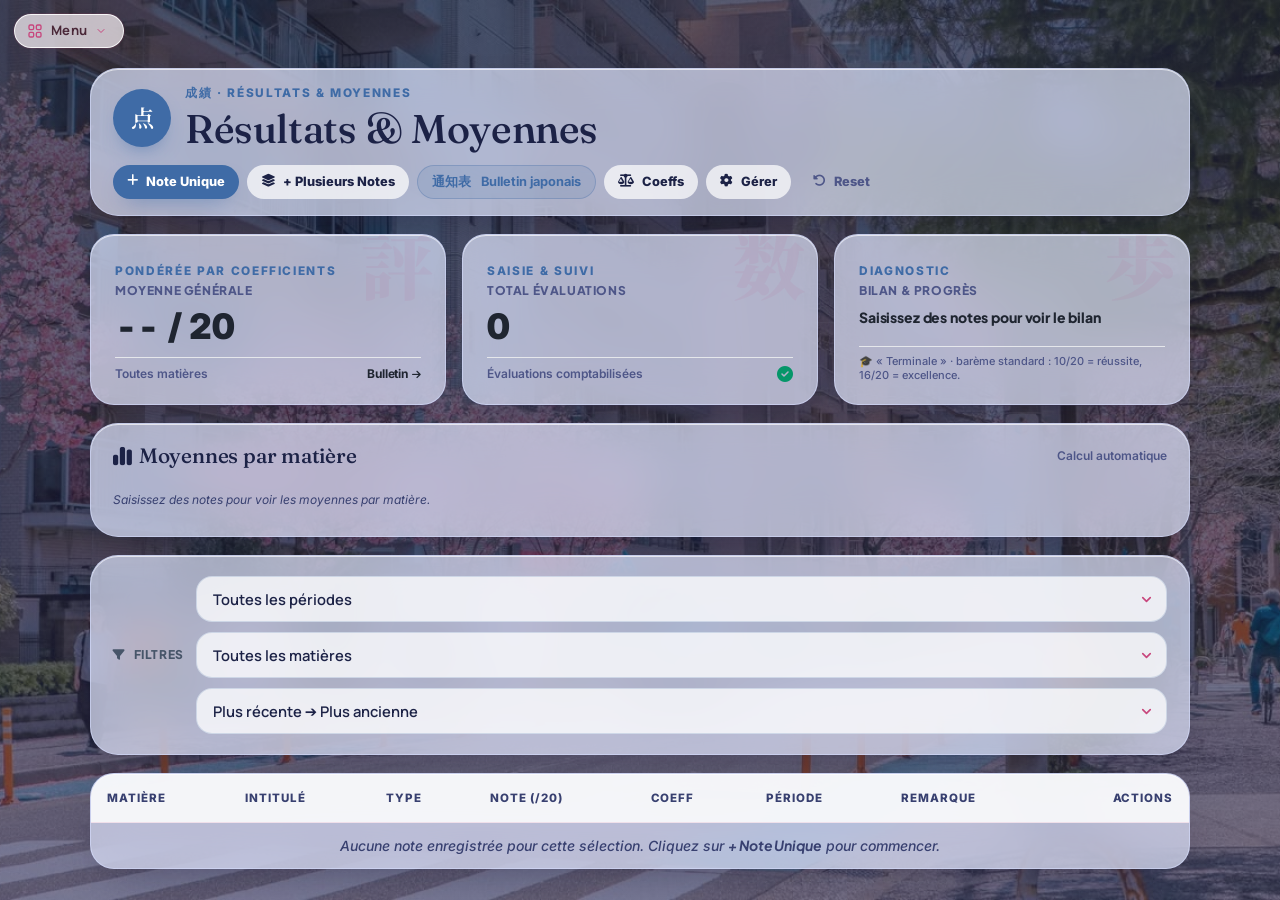
<file: notes-moyennes.html>
<!DOCTYPE html>
<html lang="fr" class="h-full bg-[#0a0e17] text-slate-100">
<head>
  <meta charset="UTF-8">
  <meta name="viewport" content="width=device-width, initial-scale=1.0">
  <meta name="description" content="Résultats et moyennes de Benkyō : suis tes notes par matière, par période et par coefficient.">
  <title>Résultats &amp; moyennes — Benkyō</title>
  <link rel="icon" href="favicon.ico" sizes="any">
  <link rel="icon" type="image/png" sizes="32x32" href="favicon-32x32.png">
  <link rel="icon" type="image/png" sizes="16x16" href="favicon-16x16.png">
  <link rel="icon" type="image/svg+xml" href="favicon.svg">
  <link rel="apple-touch-icon" sizes="180x180" href="apple-touch-icon.png">
  <link rel="mask-icon" href="favicon.svg" color="#c1272d">
  <meta name="theme-color" content="#0a0e17">
  <link rel="preconnect" href="https://fonts.googleapis.com">
  <link rel="preconnect" href="https://fonts.gstatic.com" crossorigin>
  <link href="https://fonts.googleapis.com/css2?family=Plus+Jakarta+Sans:wght@500;600;700;800&family=Inter:wght@400;500;600;700&family=Fraunces:opsz,wght@9..144,500;9..144,600&family=Manrope:wght@500;600;700;800&family=Noto+Serif+JP:wght@500;700&display=swap" rel="stylesheet">
  <script defer src="sakura.js"></script>
  <link rel="stylesheet" href="https://cdnjs.cloudflare.com/ajax/libs/font-awesome/6.4.0/css/all.min.css">
  <link rel="stylesheet" href="style.css">
  <link rel="stylesheet" href="tailwind.css">
  <link rel="stylesheet" href="tampons.css">
  <link rel="stylesheet" href="pages.css">
  <style>
    .custom-scrollbar::-webkit-scrollbar { width: 5px; height: 5px; }
    .custom-scrollbar::-webkit-scrollbar-track { background: transparent; }
    .custom-scrollbar::-webkit-scrollbar-thumb { background: rgba(15, 23, 42, 0.15); border-radius: 4px; }
    
    .hidden { display: none !important; }
    .tab-content { transition: opacity 0.2s ease-in-out; }
    .tab-content.hidden { display: none !important; opacity: 0; }
    .tab-content:not(.hidden) { opacity: 1; }

    /* Bento Notes custom classes */
    .nt-kpi-card {
      position: relative;
      overflow: hidden;
      display: flex;
      flex-direction: column;
      justify-content: space-between;
      gap: 12px;
      padding: 22px 24px;
      border-radius: 24px;
      background: var(--glass, rgba(255, 249, 251, 0.65));
      border: 1px solid var(--glass-edge, rgba(255, 255, 255, 0.8));
      box-shadow: var(--glass-shadow, 0 18px 44px -18px rgba(92, 40, 62, 0.38));
      backdrop-filter: blur(20px) saturate(1.5);
      -webkit-backdrop-filter: blur(20px) saturate(1.5);
      transition: transform 0.2s ease, box-shadow 0.2s ease;
    }
    .nt-kpi-card:hover {
      transform: translateY(-2px);
      box-shadow: 0 20px 48px -16px rgba(200, 70, 125, 0.25);
    }
    .nt-seal {
      position: absolute;
      top: -8px;
      right: 12px;
      font-size: 4.5rem;
      font-weight: 900;
      font-family: 'Noto Serif JP', serif;
      color: rgba(200, 70, 125, 0.07);
      pointer-events: none;
      user-select: none;
      line-height: 1;
    }
    .nt-kpi-val {
      font-size: 2.2rem;
      font-weight: 900;
      font-variant-numeric: tabular-nums;
      letter-spacing: -0.02em;
      line-height: 1.1;
    }
    .nt-table-wrap {
      border-radius: 24px;
      overflow: hidden;
      border: 1px solid var(--glass-edge, rgba(255, 255, 255, 0.8));
      background: var(--glass, rgba(255, 249, 251, 0.65));
      backdrop-filter: blur(20px) saturate(1.5);
      -webkit-backdrop-filter: blur(20px) saturate(1.5);
      box-shadow: var(--glass-shadow, 0 18px 44px -18px rgba(92, 40, 62, 0.38));
    }
    .nt-table th {
      padding: 14px 16px;
      font-size: 0.72rem;
      font-weight: 800;
      letter-spacing: 0.08em;
      text-transform: uppercase;
      color: var(--ink-soft, #6b4757);
      background: rgba(255, 255, 255, 0.85);
      border-bottom: 1px solid rgba(200, 70, 125, 0.12);
    }
    .nt-table td {
      padding: 12px 16px;
      border-bottom: 1px solid rgba(200, 70, 125, 0.08);
      color: var(--ink, #4a2838);
    }
    .nt-table tr:last-child td {
      border-bottom: none;
    }
    .nt-table tr:hover td {
      background: rgba(255, 255, 255, 0.45);
    }

    /* Modal Bento styling */
    .nt-modal-sheet {
      width: 100%;
      max-width: 480px;
      border-radius: 28px;
      padding: 26px 28px;
      background: rgba(255, 252, 253, 0.95);
      border: 1px solid rgba(255, 255, 255, 0.9);
      box-shadow: 0 25px 70px -15px rgba(92, 40, 62, 0.45);
      backdrop-filter: blur(24px) saturate(1.6);
      -webkit-backdrop-filter: blur(24px) saturate(1.6);
      color: var(--ink, #4a2838);
    }
  <style>
    /* ===== Bulletin japonais : voile opaque + flou du reste de la page ===== */
    #japanese-report-modal {
      position: fixed !important;
      inset: 0 !important;
      z-index: 100 !important;
      background: rgba(16, 19, 28, 0.55) !important;
      backdrop-filter: blur(10px) saturate(120%);
      overflow-y: auto !important;
    }
    #japanese-report-modal.hidden { display: none !important; }
    /* Flou appliqué au reste du site pendant l'ouverture du bulletin */
    body.jp-report-open > aside,
    body.jp-report-open > main {
      filter: blur(6px) brightness(0.85);
      pointer-events: none;
      user-select: none;
    }
    body.jp-report-open { overflow: hidden; }
    #japanese-report-modal .jp-report {
      background: #fdf9f3 !important;
      color: #1c1a17 !important;
      box-shadow: 0 30px 80px -20px rgba(0,0,0,0.55) !important;
    }
    #japanese-report-modal .jp-report-header {
      background: #c1272d !important;
      color: #ffffff !important;
    }
    #japanese-report-modal .jp-report-header * { color: #ffffff !important; }

    /* ===== Impression : uniquement le bulletin ===== */
    @media print {
      @page { margin: 12mm; }
      body.jp-report-open > aside,
      body.jp-report-open > main { display: none !important; }
      body.jp-report-open,
      html { background: #ffffff !important; height: auto !important; overflow: visible !important; }
      #japanese-report-modal {
        position: static !important;
        background: #ffffff !important;
        backdrop-filter: none !important;
        display: block !important;
        padding: 0 !important;
      }
      #japanese-report-modal .jp-report {
        max-width: none !important;
        width: 100% !important;
        margin: 0 !important;
        border: none !important;
        box-shadow: none !important;
        border-radius: 0 !important;
      }
      .jp-no-print { display: none !important; }
      * { -webkit-print-color-adjust: exact !important; print-color-adjust: exact !important; }
    }
  </style>
  <!-- Thème selon l'heure (aube / midi / crépuscule / nuit) : après les autres feuilles de style -->
  <link rel="stylesheet" href="heure.css">
  <script src="heure.js"></script>
  <!-- Ambiances des jours de fête (31/10, 24-25/12, 31/12, 1/1) : après heure.css / heure.js -->
  <link rel="stylesheet" href="fete.css">
  <link rel="stylesheet" href="fluidite.css">
  <script src="fluidite.js" defer></script>
  <script src="fete.js"></script>
</head>
<body class="pg h-full flex flex-col md:flex-row font-sans antialiased overflow-hidden text-slate-200 bg-[#0a0e17]">

<!-- Navigation : onglet Menu (retour à l'accueil, d'où partent toutes les pages) -->
  <a href="index.html" class="bk-menu-tab" aria-label="Menu — retour à l'accueil">
    <svg viewBox="0 0 24 24" aria-hidden="true"><rect x="3" y="3" width="7" height="7" rx="2"/><rect x="14" y="3" width="7" height="7" rx="2"/><rect x="3" y="14" width="7" height="7" rx="2"/><rect x="14" y="14" width="7" height="7" rx="2"/></svg>
    <span>Menu</span>
  </a>
  <!-- Éléments masqués conservés pour la compatibilité des scripts existants (ancienne sidebar supprimée) -->
  <div hidden data-legacy-stubs><div><div><span id="streak-count">0</span></div></div><img id="sidebar-profile-img" alt=""></div>

  <main class="flex-1 overflow-y-auto custom-scrollbar p-4 md:p-8 relative">

    <section id="tab-grades" class="tab-content pg-shell">

      <!-- En-tête Bento Sakura -->
      <header class="pg-card cal-top">
        <div class="cal-month">
          <div class="cal-kanji" lang="ja" aria-hidden="true">点</div>
          <div class="cal-month-txt">
            <p class="pg-eyebrow">成績 · Résultats &amp; Moyennes</p>
            <h1 class="pg-title">Résultats &amp; Moyennes</h1>
          </div>
        </div>
        <div class="cal-tools flex flex-wrap items-center gap-2">
          <button onclick="openGradeModal()" class="pg-btn primary sm"><i class="fa-solid fa-plus"></i> Note Unique</button>
          <button onclick="openBulkGradeModal()" class="pg-btn sm"><i class="fa-solid fa-layer-group"></i> + Plusieurs Notes</button>
          <button onclick="openJapaneseReport()" class="pg-chip-btn accent" title="Voir mon bulletin à la japonaise"><span lang="ja" class="font-bold mr-1">通知表</span> Bulletin japonais</button>
          <button onclick="openSubjectCoeffModal()" class="pg-btn sm" title="Gérer les coefficients par matière"><i class="fa-solid fa-scale-balanced"></i> Coeffs</button>
          <button onclick="openManagePeriodsTypesModal()" class="pg-btn sm" title="Gérer les périodes et types d'évaluation"><i class="fa-solid fa-gear"></i> Gérer</button>
          <button onclick="resetDefaults()" class="pg-btn danger sm" title="Réinitialiser les options par défaut"><i class="fa-solid fa-rotate-left"></i> Reset</button>
        </div>
      </header>

      <!-- KPI Bento Row (Moyenne générale / Total évals / Bilan) -->
      <div class="grid grid-cols-1 md:grid-cols-3 gap-4">
        <!-- Carte Moyenne générale -->
        <div class="nt-kpi-card">
          <span class="nt-seal" lang="ja">評</span>
          <div>
            <span class="pg-eyebrow">Pondérée par coefficients</span>
            <h3 class="text-xs uppercase font-extrabold tracking-wider text-slate-500 mt-0.5">Moyenne Générale</h3>
            <div id="overall-average" class="nt-kpi-val text-rose-600 mt-2">-- / 20</div>
          </div>
          <div class="pt-2 border-t border-rose-100/60 flex items-center justify-between">
            <span class="text-xs text-slate-500 font-semibold">Toutes matières</span>
            <button onclick="openJapaneseReport()" class="text-xs font-bold text-rose-600 hover:text-rose-700 inline-flex items-center gap-1">
              <span>Bulletin</span> <i class="fa-solid fa-arrow-right text-[10px]"></i>
            </button>
          </div>
        </div>

        <!-- Carte Total Évaluations -->
        <div class="nt-kpi-card">
          <span class="nt-seal" lang="ja">数</span>
          <div>
            <span class="pg-eyebrow">Saisie &amp; Suivi</span>
            <h3 class="text-xs uppercase font-extrabold tracking-wider text-slate-500 mt-0.5">Total Évaluations</h3>
            <div id="total-evals" class="nt-kpi-val text-slate-800 mt-2">0</div>
          </div>
          <div class="pt-2 border-t border-rose-100/60 flex items-center justify-between">
            <span class="text-xs text-slate-500 font-semibold">Évaluations comptabilisées</span>
            <i class="fa-solid fa-circle-check text-emerald-500"></i>
          </div>
        </div>

        <!-- Carte Bilan & Progrès -->
        <div class="nt-kpi-card">
          <span class="nt-seal" lang="ja">歩</span>
          <div>
            <span class="pg-eyebrow">Diagnostic</span>
            <h3 class="text-xs uppercase font-extrabold tracking-wider text-slate-500 mt-0.5">Bilan &amp; Progrès</h3>
            <div id="progress-status" class="text-sm font-extrabold text-slate-700 mt-2 leading-snug">Saisissez des notes pour voir le bilan</div>
          </div>
          <div class="pt-2 border-t border-rose-100/60">
            <div id="grade-scale-note" class="text-[11px] text-slate-500 font-medium leading-tight"></div>
          </div>
        </div>
      </div>

      <!-- Section Moyennes par matière -->
      <div class="pg-card space-y-4">
        <div class="flex items-center justify-between">
          <h2 class="pg-title text-base font-bold flex items-center gap-2">
            <i class="fa-solid fa-chart-simple text-rose-500"></i>
            <span>Moyennes par matière</span>
          </h2>
          <span class="text-xs text-slate-500 font-semibold">Calcul automatique</span>
        </div>
        <div id="subject-averages-container" class="grid grid-cols-1 sm:grid-cols-2 md:grid-cols-3 lg:grid-cols-4 gap-3">
          <p class="text-xs text-slate-500 italic col-span-full">Saisissez des notes pour voir les moyennes par matière.</p>
        </div>
      </div>

      <!-- Filtres & Tri -->
      <div class="pg-card flex flex-wrap items-center justify-between gap-3 p-4">
        <div class="flex items-center gap-2 text-xs font-extrabold text-slate-600 uppercase tracking-wider">
          <i class="fa-solid fa-filter text-rose-500"></i>
          <span>Filtres</span>
        </div>
        <div class="flex flex-wrap items-center gap-2.5 flex-1 justify-end">
          <select id="grade-period-filter" onchange="renderGrades()" class="pg-select !h-10 text-xs sm:text-sm !w-auto min-w-[160px]" aria-label="Filtrer par période">
            <option value="ALL">Toutes les périodes</option>
          </select>
          <select id="grade-subject-filter" onchange="renderGrades()" class="pg-select !h-10 text-xs sm:text-sm !w-auto min-w-[160px]" aria-label="Filtrer par matière">
            <option value="ALL">Toutes les matières</option>
          </select>
          <select id="grade-sort-filter" onchange="renderGrades()" class="pg-select !h-10 text-xs sm:text-sm !w-auto min-w-[180px]" aria-label="Trier les notes">
            <option value="newest">Plus récente ➔ Plus ancienne</option>
            <option value="oldest">Plus ancienne ➔ Plus récente</option>
            <option value="subject">Trier par Matière</option>
            <option value="alpha">Ordre alphabétique (Intitulé)</option>
          </select>
        </div>
      </div>

      <!-- Tableau des notes Bento -->
      <div class="nt-table-wrap">
        <div class="overflow-x-auto">
          <table class="nt-table w-full text-left text-sm">
            <thead>
              <tr>
                <th>Matière</th>
                <th>Intitulé</th>
                <th>Type</th>
                <th>Note (/20)</th>
                <th>Coeff</th>
                <th>Période</th>
                <th>Remarque</th>
                <th class="text-right">Actions</th>
              </tr>
            </thead>
            <tbody id="grades-table-body"></tbody>
          </table>
        </div>
      </div>
    </section>
  </main>

  <!-- MODAL DE SAISIE UNIQUE -->
  <div id="grade-modal" class="hidden pg-modal">
    <div class="nt-modal-sheet space-y-4">
      <div class="flex items-center justify-between pb-2 border-b border-rose-100/60">
        <h3 id="grade-modal-title" class="pg-title text-base font-bold text-slate-800">Ajouter une Note</h3>
        <button onclick="closeGradeModal()" class="text-slate-400 hover:text-rose-600 text-lg transition" aria-label="Fermer"><i class="fa-solid fa-xmark"></i></button>
      </div>
      <form onsubmit="saveGrade(event)" class="space-y-3">
        <input type="hidden" id="grade-edit-id">
        <div>
          <label class="pg-label">Matière</label>
          <input type="text" id="grade-subject" list="grade-subject-list" autocomplete="off" placeholder="Ex: Mathématiques" class="pg-input" required>
          <datalist id="grade-subject-list"></datalist>
          <div id="grade-subject-tags" class="flex flex-wrap gap-1.5 mt-2"></div>
        </div>
        <div>
          <label class="pg-label">Intitulé</label>
          <input type="text" id="grade-title" placeholder="Ex: Contrôle 1" class="pg-input" required>
        </div>
        <div class="grid grid-cols-2 gap-2.5">
          <div>
            <div class="flex justify-between items-center mb-1">
              <label class="pg-label mb-0">Type</label>
              <button type="button" onclick="openEvalTypeModal()" class="text-[10px] text-rose-600 font-bold hover:underline">+ Créer</button>
            </div>
            <select id="grade-type" class="pg-select" aria-label="Type d'évaluation"></select>
          </div>
          <div>
            <label class="pg-label">Période</label>
            <select id="grade-period" class="pg-select" aria-label="Période"></select>
          </div>
        </div>
        <div class="grid grid-cols-2 gap-2.5">
          <div>
            <label class="pg-label">Note (/20)</label>
            <input type="number" step="0.25" min="0" max="20" id="grade-value" placeholder="15.5" class="pg-input" required>
          </div>
          <div>
            <label class="pg-label">Coefficient</label>
            <input type="number" step="0.5" min="0.5" id="grade-coeff" value="1" class="pg-input" required aria-label="Coefficient">
          </div>
        </div>
        <div>
          <label class="pg-label">Remarque (optionnel)</label>
          <input type="text" id="grade-remark" placeholder="Ex: Bon travail, revoir la méthode" class="pg-input">
        </div>
        <div class="flex justify-end gap-2 pt-2">
          <button type="button" onclick="closeGradeModal()" class="pg-btn sm">Annuler</button>
          <button type="submit" class="pg-btn primary sm">Enregistrer</button>
        </div>
      </form>
    </div>
  </div>

  <!-- MODAL DE SAISIE EN MASSE (PLUSIEURS NOTES D'UN COUP) -->
  <div id="bulk-grade-modal" class="hidden pg-modal">
    <div class="nt-modal-sheet space-y-4 !max-w-lg">
      <div class="flex justify-between items-center pb-2 border-b border-rose-100/60">
        <h3 class="pg-title text-base font-bold text-slate-800">Ajout Rapide de Plusieurs Notes 🚀</h3>
        <button onclick="closeBulkGradeModal()" class="text-slate-400 hover:text-rose-600 text-lg transition" aria-label="Fermer"><i class="fa-solid fa-xmark"></i></button>
      </div>

      <p class="text-xs text-slate-600">Entrez une note par ligne au format suivant :<br>
        <span class="font-mono text-pink-700 bg-pink-50 border border-pink-200 px-1.5 py-0.5 rounded text-[11px]">Matière, Intitulé, Note, Coeff</span><br>
        <i class="text-slate-500">Exemple : Mathématiques, DS1, 14.5, 2</i>
      </p>

      <div class="grid grid-cols-2 gap-2.5">
        <div>
          <label class="pg-label">Type par défaut</label>
          <select id="bulk-grade-type" class="pg-select" aria-label="Type par défaut"></select>
        </div>
        <div>
          <label class="pg-label">Période par défaut</label>
          <select id="bulk-grade-period" class="pg-select" aria-label="Période par défaut"></select>
        </div>
      </div>

      <div>
        <textarea id="bulk-grades-input" rows="6" placeholder="Histoire, Contrôle 1, 16, 1&#10;Anglais, Oral, 18, 1&#10;Physique, TP1, 12.5, 0.5" class="w-full bg-white/80 border border-pink-200 text-slate-800 font-mono text-xs rounded-2xl p-3 focus:outline-none focus:ring-2 focus:ring-pink-300"></textarea>
      </div>

      <div class="flex justify-end gap-2 pt-2">
        <button type="button" onclick="closeBulkGradeModal()" class="pg-btn sm">Annuler</button>
        <button type="button" onclick="saveBulkGrades()" class="pg-btn primary sm">Tout Ajouter</button>
      </div>
    </div>
  </div>

  <!-- Modale de félicitations pour une excellente note (>16) -->
  <div id="grade-congrats-modal" class="hidden pg-modal">
    <div class="nt-modal-sheet text-center space-y-4 !max-w-sm">
      <div class="w-16 h-16 mx-auto rounded-full bg-gradient-to-tr from-amber-400 to-rose-500 flex items-center justify-center shadow-lg shadow-rose-500/30">
        <i class="fa-solid fa-trophy text-3xl text-white"></i>
      </div>
      <h3 class="pg-title text-xl font-extrabold text-slate-900">Excellente note ! 🎉</h3>
      <p id="grade-congrats-message" class="text-sm text-slate-600 font-medium"></p>
      <button onclick="closeGradeCongratsModal()" class="pg-btn primary w-full">Merci !</button>
    </div>
  </div>

  <!-- Modale de confirmation générique (remplace confirm()) -->
  <div id="generic-confirm-modal" class="hidden pg-modal">
    <div class="nt-modal-sheet text-center space-y-4 !max-w-sm">
      <div class="w-16 h-16 mx-auto rounded-full bg-red-100 flex items-center justify-center">
        <i class="fa-solid fa-trash text-2xl text-red-500"></i>
      </div>
      <div class="text-rose-600" style="line-height:1.15;">
        <div class="text-2xl font-black" style="font-family:'Noto Serif JP',serif;">注意</div>
        <div class="text-[10px] uppercase tracking-wider text-rose-500/70 italic">Chūi — Attention</div>
      </div>
      <h3 id="generic-confirm-title" class="pg-title text-lg font-bold text-slate-900">Confirmer la suppression</h3>
      <p id="generic-confirm-message" class="text-xs text-slate-600 font-medium">Cette action est définitive et ne peut pas être annulée.</p>
      <div class="flex gap-2 pt-2">
        <button onclick="closeGenericConfirmModal()" class="pg-btn flex-1 sm">Annuler</button>
        <button id="generic-confirm-btn" onclick="executeGenericConfirm()" class="pg-btn danger-fill flex-1 sm" style="background:#ef4444;color:#fff">Supprimer</button>
      </div>
    </div>
  </div>

  <!-- Modale de saisie générique (remplace prompt()) -->
  <div id="generic-input-modal" class="hidden pg-modal">
    <div class="nt-modal-sheet space-y-4 !max-w-sm">
      <div class="flex items-center gap-3 border-b border-rose-100/60 pb-3">
        <div class="w-11 h-11 rounded-full bg-rose-100 flex items-center justify-center shrink-0">
          <i id="generic-input-icon" class="fa-solid fa-plus text-rose-600"></i>
        </div>
        <div>
          <h3 id="generic-input-title" class="pg-title text-base font-bold text-slate-900">Nouvel élément</h3>
          <p id="generic-input-subtitle" class="text-xs text-slate-500 font-medium"></p>
        </div>
      </div>
      <form onsubmit="submitGenericInput(event)" class="space-y-4">
        <input id="generic-input-field" type="text" class="pg-input" placeholder="" aria-label="Nouvel élément">
        <div class="flex justify-end gap-2">
          <button type="button" onclick="closeGenericInputModal()" class="pg-btn sm">Annuler</button>
          <button type="submit" class="pg-btn primary sm">Valider</button>
        </div>
      </form>
    </div>
  </div>

  <!-- Modale de gestion des coefficients par matière (moyenne générale pondérée) -->
  <div id="subject-coeff-modal" class="hidden pg-modal">
    <div class="nt-modal-sheet space-y-4 !max-w-md max-h-[85vh] flex flex-col">
      <div class="flex justify-between items-center border-b border-rose-100/60 pb-3 shrink-0">
        <h3 class="pg-title text-base font-bold text-slate-900"><i class="fa-solid fa-scale-balanced text-rose-600 mr-2"></i>Coefficients par matière</h3>
        <button onclick="closeSubjectCoeffModal()" class="text-slate-400 hover:text-rose-600 text-lg transition" aria-label="Fermer"><i class="fa-solid fa-xmark"></i></button>
      </div>
      <p class="text-xs text-slate-600 -mt-2">Utilisés pour pondérer la moyenne générale entre matières (ex : Mathématiques coeff 5, Sport coeff 1). Une matière sans coefficient défini compte pour 1.</p>
      <div class="flex gap-2 shrink-0">
        <input type="text" id="new-subject-name" placeholder="Nom de la matière" class="pg-input flex-1 !h-10 text-xs sm:text-sm">
        <input type="number" id="new-subject-coeff" min="0" step="0.5" value="1" placeholder="Coeff" class="pg-input w-20 !h-10 text-xs sm:text-sm text-center">
        <button onclick="addSubjectCoeff()" class="pg-btn primary sm !h-10 px-3" aria-label="Ajouter la matière"><i class="fa-solid fa-plus"></i></button>
      </div>
      <div id="subject-coeff-list" class="overflow-y-auto custom-scrollbar flex-1 space-y-1.5"></div>
    </div>
  </div>

  <!-- Modale de gestion des périodes et types d'évaluation (ajout + suppression) -->
  <div id="manage-periods-types-modal" class="hidden pg-modal">
    <div class="nt-modal-sheet space-y-4 !max-w-md max-h-[85vh] flex flex-col">
      <div class="flex justify-between items-center border-b border-rose-100/60 pb-3 shrink-0">
        <h3 class="pg-title text-base font-bold text-slate-900"><i class="fa-solid fa-gear text-rose-600 mr-2"></i>Gérer périodes &amp; types</h3>
        <button onclick="closeManagePeriodsTypesModal()" class="text-slate-400 hover:text-rose-600 text-lg transition" aria-label="Fermer"><i class="fa-solid fa-xmark"></i></button>
      </div>
      <div class="overflow-y-auto custom-scrollbar flex-1 space-y-5">
        <div>
          <div class="flex justify-between items-center mb-2">
            <span class="text-xs font-bold uppercase tracking-wider text-slate-500">Périodes</span>
            <button onclick="openPeriodModal()" class="text-xs text-rose-600 font-bold hover:underline"><i class="fa-solid fa-plus mr-1"></i>Ajouter</button>
          </div>
          <div id="manage-periods-list" class="space-y-1.5"></div>
        </div>
        <div>
          <div class="flex justify-between items-center mb-2">
            <span class="text-xs font-bold uppercase tracking-wider text-slate-500">Types d'évaluation</span>
            <button onclick="openEvalTypeModal()" class="text-xs text-rose-600 font-bold hover:underline"><i class="fa-solid fa-plus mr-1"></i>Ajouter</button>
          </div>
          <div id="manage-evaltypes-list" class="space-y-1.5"></div>
        </div>
      </div>
    </div>
  </div>

  <!-- ===== BULLETIN JAPONAIS (通知表) ===== -->
  <div id="japanese-report-modal" class="hidden fixed inset-0 bg-dark-bg/85 backdrop-blur-md z-50 flex items-start justify-center p-4 overflow-y-auto">
    <div class="jp-report w-full max-w-2xl my-8 rounded-3xl overflow-hidden border border-[#c1272d]/40 bg-[#fdf9f3] text-[#1c1a17] shadow-2xl">
      <div class="jp-report-header flex items-center justify-between px-6 py-4 bg-[#c1272d] text-white">
        <div>
          <div class="text-xl font-extrabold tracking-wide">通知表</div>
          <div class="text-[11px] opacity-90">Bulletin scolaire à la japonaise — notes converties sur 100</div>
        </div>
        <button onclick="closeJapaneseReport()" class="jp-no-print text-white/80 hover:text-white text-xl" title="Fermer"><i class="fa-solid fa-xmark"></i></button>
      </div>
      <div id="japanese-report-body" class="p-6 space-y-5"></div>
      <div class="jp-no-print px-6 pb-6 flex flex-wrap justify-end gap-2">
        <button onclick="printJapaneseReport()" class="px-4 py-2 rounded-xl text-sm font-semibold bg-[#1c1a17] text-white"><i class="fa-solid fa-print mr-1"></i> Imprimer</button>
        <button onclick="closeJapaneseReport()" class="px-4 py-2 rounded-xl text-sm font-semibold bg-[#e7e0d4] text-[#1c1a17]">Fermer</button>
      </div>
    </div>
  </div>

  <script src="app.js"></script>
  <script src="niveau.js"></script>
  <script src="tampons.js" defer></script>
  <script>
    const DEFAULT_PERIODS = ['Semestre 1', 'Semestre 2', 'Trimestre 1', 'Trimestre 2', 'Trimestre 3'];
    const DEFAULT_EVAL_TYPES = ['Contrôle', 'Examen', 'TP', 'Oral', 'DM', 'Quiz'];

    let state = (typeof BenkyoStorage !== 'undefined') ? BenkyoStorage.load() : { periods: [], evalTypes: [], grades: [] };

    function ensureDefaults() {
      if (!state.periods || !Array.isArray(state.periods) || state.periods.length === 0) {
        state.periods = [...DEFAULT_PERIODS];
      }
      if (!state.evalTypes || !Array.isArray(state.evalTypes) || state.evalTypes.length === 0) {
        state.evalTypes = [...DEFAULT_EVAL_TYPES];
      }
      if (!state.grades) state.grades = [];
      if (!state.subjectCoefficients || !Array.isArray(state.subjectCoefficients)) state.subjectCoefficients = [];
    }

    // -------- Coefficients par matière (pour la moyenne générale pondérée) --------
    function getSubjectCoeff(subject) {
      const entry = state.subjectCoefficients.find(s => s.name === subject);
      return entry ? entry.coeff : 1; // coefficient par défaut si la matière n'a pas été configurée
    }

    function renderSubjectCoeffList() {
      const container = document.getElementById('subject-coeff-list');
      if (!container) return;

      // On propose aussi les matières déjà utilisées dans des notes mais pas
      // encore configurées, avec leur coefficient par défaut (1).
      const usedSubjects = Array.from(new Set(state.grades.map(g => g.subject).filter(Boolean)));
      const configuredNames = state.subjectCoefficients.map(s => s.name);
      usedSubjects.forEach(name => {
        if (!configuredNames.includes(name)) state.subjectCoefficients.push({ name, coeff: 1 });
      });

      if (!state.subjectCoefficients.length) {
        container.innerHTML = '<p class="text-xs text-slate-500 italic text-center py-3">Ajoutez une matière pour définir son coefficient dans la moyenne générale.</p>';
        return;
      }

      container.innerHTML = state.subjectCoefficients
        .slice()
        .sort((a, b) => a.name.localeCompare(b.name))
        .map(s => `
          <div class="flex items-center gap-2 bg-white/70 border border-pink-100 rounded-xl p-2.5 shadow-sm">
            <span class="flex-1 text-sm text-slate-800 font-semibold truncate" title="${s.name}">${s.name}</span>
            <span class="text-[11px] text-slate-500 font-bold">Coeff</span>
            <input type="number" min="0" step="0.5" value="${s.coeff}" onchange="updateSubjectCoeff('${s.name.replace(/'/g, "\\'")}', this.value)" class="w-16 bg-white border border-pink-200 text-slate-800 font-bold text-sm rounded-lg px-2 py-1 text-center focus:outline-none focus:ring-2 focus:ring-pink-300">
            <button onclick="deleteSubjectCoeff('${s.name.replace(/'/g, "\\'")}')" class="text-slate-400 hover:text-red-500 px-1" title="Supprimer"><i class="fa-solid fa-trash text-xs"></i></button>
          </div>
        `).join('');
    }

    function addSubjectCoeff() {
      const nameInput = document.getElementById('new-subject-name');
      const coeffInput = document.getElementById('new-subject-coeff');
      const name = (nameInput.value || '').trim();
      const coeff = parseFloat(coeffInput.value) || 1;
      if (!name) return;
      const existing = state.subjectCoefficients.find(s => s.name.toLowerCase() === name.toLowerCase());
      if (existing) {
        existing.coeff = coeff;
      } else {
        state.subjectCoefficients.push({ name, coeff });
      }
      nameInput.value = '';
      coeffInput.value = '1';
      saveState();
      renderSubjectCoeffList();
      renderGrades();
    }

    function updateSubjectCoeff(name, value) {
      const entry = state.subjectCoefficients.find(s => s.name === name);
      if (entry) entry.coeff = parseFloat(value) || 1;
      saveState();
      renderGrades();
    }

    function deleteSubjectCoeff(name) {
      state.subjectCoefficients = state.subjectCoefficients.filter(s => s.name !== name);
      saveState();
      renderSubjectCoeffList();
      renderGrades();
    }

    function openSubjectCoeffModal() {
      renderSubjectCoeffList();
      document.getElementById('subject-coeff-modal').classList.remove('hidden');
    }

    function closeSubjectCoeffModal() {
      document.getElementById('subject-coeff-modal').classList.add('hidden');
    }

    function saveState() {
      if (typeof BenkyoStorage !== 'undefined') {
        BenkyoStorage.saveDebounced(state);
      } else {
        localStorage.setItem('benkyo_app_state', JSON.stringify(state));
      }
    }

    // -------- Modale de confirmation générique (remplace confirm()) --------
    let _genericConfirmCallback = null;
    function showConfirmModal(title, message, onConfirm, confirmLabel) {
      document.getElementById('generic-confirm-title').innerText = title || 'Confirmer la suppression';
      document.getElementById('generic-confirm-message').innerText = message || 'Cette action est définitive et ne peut pas être annulée.';
      document.getElementById('generic-confirm-btn').innerText = confirmLabel || 'Supprimer';
      _genericConfirmCallback = onConfirm;
      document.getElementById('generic-confirm-modal').classList.remove('hidden');
    }
    function closeGenericConfirmModal() {
      document.getElementById('generic-confirm-modal').classList.add('hidden');
      _genericConfirmCallback = null;
    }
    function executeGenericConfirm() {
      const cb = _genericConfirmCallback;
      closeGenericConfirmModal();
      if (cb) cb();
    }

    // -------- Modale de saisie générique (remplace prompt()) --------
    let _genericInputCallback = null;
    function showInputModal(opts) {
      document.getElementById('generic-input-title').innerText = opts.title || 'Nouvel élément';
      document.getElementById('generic-input-subtitle').innerText = opts.subtitle || '';
      document.getElementById('generic-input-field').placeholder = opts.placeholder || '';
      document.getElementById('generic-input-field').value = '';
      document.getElementById('generic-input-icon').className = 'fa-solid ' + (opts.icon || 'fa-plus') + ' text-brand-purple';
      _genericInputCallback = opts.onSubmit;
      document.getElementById('generic-input-modal').classList.remove('hidden');
      setTimeout(() => document.getElementById('generic-input-field').focus(), 50);
    }
    function closeGenericInputModal() {
      document.getElementById('generic-input-modal').classList.add('hidden');
      _genericInputCallback = null;
    }
    function submitGenericInput(e) {
      e.preventDefault();
      const val = document.getElementById('generic-input-field').value.trim();
      const cb = _genericInputCallback;
      if (!val) return;
      closeGenericInputModal();
      if (cb) cb(val);
    }

    // -------- Gestion des périodes / types d'évaluation (ajout + suppression) --------
    function openManagePeriodsTypesModal() {
      renderManagePeriodsTypesLists();
      document.getElementById('manage-periods-types-modal').classList.remove('hidden');
    }
    function closeManagePeriodsTypesModal() {
      document.getElementById('manage-periods-types-modal').classList.add('hidden');
    }
    function renderManagePeriodsTypesLists() {
      const periodsList = document.getElementById('manage-periods-list');
      const typesList = document.getElementById('manage-evaltypes-list');
      if (periodsList) {
        periodsList.innerHTML = (state.periods || []).map(p => `
          <div class="flex items-center justify-between bg-white/70 border border-pink-100 rounded-xl px-3 py-2 shadow-sm">
            <span class="text-sm font-semibold text-slate-800">${p}</span>
            <button onclick="deletePeriod('${p.replace(/'/g, "\\'")}')" class="text-slate-400 hover:text-red-500 text-sm" title="Supprimer"><i class="fa-solid fa-trash"></i></button>
          </div>
        `).join('') || '<p class="text-slate-400 text-xs text-center py-3 italic">Aucune période.</p>';
      }
      if (typesList) {
        typesList.innerHTML = (state.evalTypes || []).map(t => `
          <div class="flex items-center justify-between bg-white/70 border border-pink-100 rounded-xl px-3 py-2 shadow-sm">
            <span class="text-sm font-semibold text-slate-800">${t}</span>
            <button onclick="deleteEvalType('${t.replace(/'/g, "\\'")}')" class="text-slate-400 hover:text-red-500 text-sm" title="Supprimer"><i class="fa-solid fa-trash"></i></button>
          </div>
        `).join('') || '<p class="text-slate-400 text-xs text-center py-3 italic">Aucun type.</p>';
      }
    }
    function deletePeriod(p) {
      const used = (state.grades || []).filter(g => g.period === p).length;
      showConfirmModal(
        'Supprimer cette période ?',
        used ? `${used} note(s) utilisent "${p}". Elles conserveront cette valeur, mais elle ne sera plus proposée dans la liste.` : `La période "${p}" sera définitivement supprimée.`,
        () => {
          state.periods = state.periods.filter(x => x !== p);
          saveState();
          renderGradeSelects();
          renderManagePeriodsTypesLists();
        }
      );
    }
    function deleteEvalType(t) {
      const used = (state.grades || []).filter(g => g.type === t).length;
      showConfirmModal(
        'Supprimer ce type ?',
        used ? `${used} note(s) utilisent "${t}". Elles conserveront cette valeur, mais elle ne sera plus proposée dans la liste.` : `Le type "${t}" sera définitivement supprimé.`,
        () => {
          state.evalTypes = state.evalTypes.filter(x => x !== t);
          saveState();
          renderGradeSelects();
          renderManagePeriodsTypesLists();
        }
      );
    }

    function resetDefaults() {
      state.periods = [...DEFAULT_PERIODS];
      state.evalTypes = [...DEFAULT_EVAL_TYPES];
      saveState();
      renderGradeSelects();
      renderGrades();
    }

    function openGradeModal() {
      renderGradeSelects();
      document.getElementById('grade-edit-id').value = '';
      document.getElementById('grade-modal-title').innerText = "Ajouter une Note";
      document.getElementById('grade-subject').value = '';
      document.getElementById('grade-title').value = '';
      document.getElementById('grade-value').value = '';
      document.getElementById('grade-coeff').value = '1';
      document.getElementById('grade-remark').value = '';
      document.getElementById('grade-modal').classList.remove('hidden');
    }

    function closeGradeModal() { document.getElementById('grade-modal').classList.add('hidden'); }

    function openBulkGradeModal() {
      renderGradeSelects();
      document.getElementById('bulk-grades-input').value = '';
      document.getElementById('bulk-grade-modal').classList.remove('hidden');
    }

    function closeBulkGradeModal() {
      document.getElementById('bulk-grade-modal').classList.add('hidden');
    }

    function saveBulkGrades() {
      const rawText = document.getElementById('bulk-grades-input').value.trim();
      if (!rawText) return;

      const defaultType = document.getElementById('bulk-grade-type').value;
      const defaultPeriod = document.getElementById('bulk-grade-period').value;

      const lines = rawText.split('\n');
      let addedCount = 0;

      lines.forEach((line, index) => {
        if (!line.trim()) return;
        const parts = line.split(',').map(p => p.trim());
        if (parts.length >= 3) {
          const subject = parts[0];
          const title = parts[1];
          const value = parseFloat(parts[2]);
          const coeff = parts[3] ? parseFloat(parts[3]) : 1;

          if (subject && title && !isNaN(value)) {
            state.grades.push({
              id: Date.now() + index,
              subject: subject,
              title: title,
              type: defaultType,
              period: defaultPeriod,
              value: value,
              coeff: isNaN(coeff) ? 1 : coeff,
              remark: ''
            });
            addedCount++;
          }
        }
      });

      if (addedCount > 0) {
        saveState();
        renderGradeSelects();
        renderGrades();
        closeBulkGradeModal();
      } else {
        alert("Format invalide. Assurez-vous d'entrer : Matière, Intitulé, Note, Coeff");
      }
    }

    function editGrade(id) {
      const g = state.grades.find(item => item.id === id);
      if (!g) return;
      renderGradeSelects();
      document.getElementById('grade-edit-id').value = g.id;
      document.getElementById('grade-modal-title').innerText = "Modifier la Note";
      document.getElementById('grade-subject').value = g.subject || '';
      document.getElementById('grade-title').value = g.title || '';
      document.getElementById('grade-type').value = g.type || (state.evalTypes[0] || '');
      document.getElementById('grade-period').value = g.period || (state.periods[0] || '');
      document.getElementById('grade-value').value = g.value;
      document.getElementById('grade-coeff').value = g.coeff;
      document.getElementById('grade-remark').value = g.remark || '';
      document.getElementById('grade-modal').classList.remove('hidden');
    }

    function openPeriodModal() {
      showInputModal({
        title: 'Nouvelle période',
        subtitle: 'Ex : Semestre 3, Trimestre 1...',
        placeholder: 'Nom de la période',
        icon: 'fa-calendar-days',
        onSubmit: (p) => {
          if (!state.periods.includes(p)) {
            state.periods.push(p);
            saveState();
            renderGradeSelects();
            renderManagePeriodsTypesLists();
          }
        }
      });
    }

    function openEvalTypeModal() {
      showInputModal({
        title: "Nouveau type d'évaluation",
        subtitle: 'Ex : TP, Oral, Quiz...',
        placeholder: "Nom du type d'évaluation",
        icon: 'fa-file-pen',
        onSubmit: (t) => {
          if (!state.evalTypes.includes(t)) {
            state.evalTypes.push(t);
            saveState();
            renderGradeSelects();
            renderManagePeriodsTypesLists();
          }
        }
      });
    }

    function updateSubjectFilter() {
      const elSubjectFilter = document.getElementById('grade-subject-filter');
      if (!elSubjectFilter) return;
      const currentVal = elSubjectFilter.value;
      const subjects = Array.from(new Set(state.grades.map(g => g.subject).filter(Boolean)));
      elSubjectFilter.innerHTML = '<option value="ALL">Toutes les matières</option>' + subjects.map(s => `<option value="${s}">${s}</option>`).join('');
      if (subjects.includes(currentVal)) {
        elSubjectFilter.value = currentVal;
      } else {
        elSubjectFilter.value = "ALL";
      }
    }

    function renderGradeSelects() {
      ensureDefaults();

      const elPeriodFilter = document.getElementById('grade-period-filter');
      if (elPeriodFilter) {
        const curPeriod = elPeriodFilter.value || 'ALL';
        let optionsHTML = '<option value="ALL">Toutes les périodes</option>';
        state.periods.forEach(p => {
          optionsHTML += `<option value="${p}">${p}</option>`;
        });
        elPeriodFilter.innerHTML = optionsHTML;
        if (state.periods.includes(curPeriod) || curPeriod === 'ALL') {
          elPeriodFilter.value = curPeriod;
        } else {
          elPeriodFilter.value = 'ALL';
        }
      }

      const elPeriod = document.getElementById('grade-period');
      if (elPeriod) {
        elPeriod.innerHTML = state.periods.map(p => `<option value="${p}">${p}</option>`).join('');
      }

      const elBulkPeriod = document.getElementById('bulk-grade-period');
      if (elBulkPeriod) {
        elBulkPeriod.innerHTML = state.periods.map(p => `<option value="${p}">${p}</option>`).join('');
      }
      
      const elType = document.getElementById('grade-type');
      if (elType) {
        elType.innerHTML = state.evalTypes.map(t => `<option value="${t}">${t}</option>`).join('');
      }

      const elBulkType = document.getElementById('bulk-grade-type');
      if (elBulkType) {
        elBulkType.innerHTML = state.evalTypes.map(t => `<option value="${t}">${t}</option>`).join('');
      }

      updateSubjectFilter();
      renderSubjectTagPicker();
    }

    // Étiquettes de matières partagées avec Révisions (Suivi des séances,
    // Mes difficultés) : proposées en un clic dans le formulaire de note.
    function renderSubjectTagPicker() {
      const tags = Array.isArray(state.sessionSubjects) ? state.sessionSubjects : [];
      const names = Array.from(new Set(tags.map(t => t.name).concat((state.grades || []).map(g => g.subject).filter(Boolean))));
      const dl = document.getElementById('grade-subject-list');
      if (dl) dl.innerHTML = names.map(n => `<option value="${n.replace(/"/g, '&quot;')}"></option>`).join('');
      const box = document.getElementById('grade-subject-tags');
      if (!box) return;
      box.innerHTML = tags.map((t, i) =>
        `<button type="button" data-tag-index="${i}" class="text-[11px] font-bold px-2.5 py-1 rounded-full border border-dark-border" style="background:${t.color};color:#3b1f2c">${String(t.name).replace(/</g, '&lt;')}</button>`
      ).join('');
      box.querySelectorAll('button').forEach(b => b.addEventListener('click', () => {
        document.getElementById('grade-subject').value = tags[+b.dataset.tagIndex].name;
      }));
    }

    function saveGrade(e) {
      e.preventDefault();
      const editId = document.getElementById('grade-edit-id').value;
      const gradeData = {
        subject: document.getElementById('grade-subject').value.trim(),
        title: document.getElementById('grade-title').value.trim(),
        type: document.getElementById('grade-type').value,
        period: document.getElementById('grade-period').value,
        value: parseFloat(document.getElementById('grade-value').value),
        coeff: parseFloat(document.getElementById('grade-coeff').value),
        remark: document.getElementById('grade-remark').value.trim()
      };

      if (editId) {
        const idx = state.grades.findIndex(g => g.id === parseInt(editId));
        if (idx !== -1) {
          state.grades[idx] = { ...state.grades[idx], ...gradeData };
        }
      } else {
        state.grades.push({
          id: Date.now(),
          ...gradeData
        });
      }

      saveState();
      renderGradeSelects();
      renderGrades();
      closeGradeModal();
      celebrateGradeIfNeeded(gradeData.value, gradeData.subject, gradeData.title);
    }

    function changeGradeType(id, newType) {
      const g = state.grades.find(g => g.id === id);
      if (g) { g.type = newType; saveState(); }
    }

    // Barème adapté au niveau d'études du profil (voir niveau.js) : une même
    // note n'a pas la même valeur au lycée, en prépa ou à l'agrégation.
    function currentScale() { return BenkyoLevel.getScale(state.profile); }
    function adjustedGrade(value) { return BenkyoLevel.adjust(value, currentScale()); }

    // Cotillons pour une bonne note (>15 au barème du niveau) et petit message
    // en plus si >16 au barème du niveau
    function celebrateGradeIfNeeded(value, subject, title) {
      if (typeof value !== 'number') return;
      const adj = adjustedGrade(value);
      if (adj <= 15) return;
      if (window.confetti) confetti({ particleCount: 140, spread: 90, origin: { y: 0.6 } });
      if (adj > 16) {
        showGradeCongratsModal(subject, title, value);
      }
    }

    function showGradeCongratsModal(subject, title, value) {
      const modal = document.getElementById('grade-congrats-modal');
      if (!modal) return;
      document.getElementById('grade-congrats-message').innerText = `${value}/20 en ${subject}${title ? ' — ' + title : ''} ! Continue comme ça 🌟`;
      modal.classList.remove('hidden');
    }
    function closeGradeCongratsModal() {
      const modal = document.getElementById('grade-congrats-modal');
      if (modal) modal.classList.add('hidden');
    }

    function renderGrades() {
      updateSubjectFilter();
      const tbody = document.getElementById('grades-table-body');
      if(!tbody) return;

      const periodFilter = document.getElementById('grade-period-filter')?.value || 'ALL';
      const subjectFilter = document.getElementById('grade-subject-filter')?.value || 'ALL';
      const sortFilter = document.getElementById('grade-sort-filter')?.value || 'newest';

      let filtered = state.grades.filter(g => {
        const matchPeriod = (periodFilter === 'ALL' || g.period === periodFilter);
        const matchSubject = (subjectFilter === 'ALL' || g.subject === subjectFilter);
        return matchPeriod && matchSubject;
      });

      filtered.sort((a, b) => {
        if (sortFilter === 'newest') return b.id - a.id;
        if (sortFilter === 'oldest') return a.id - b.id;
        if (sortFilter === 'subject') return (a.subject || '').localeCompare(b.subject || '');
        if (sortFilter === 'alpha') return (a.title || '').localeCompare(b.title || '');
        return 0;
      });

      const scale = currentScale();
      if (!filtered.length) {
        tbody.innerHTML = `<tr><td colspan="8" class="text-center py-8 text-slate-400 italic font-medium">Aucune note enregistrée pour cette sélection. Cliquez sur <strong class="text-rose-600 font-bold">+ Note Unique</strong> pour commencer.</td></tr>`;
      } else {
        tbody.innerHTML = filtered.map(g => `
          <tr class="hover:bg-white/50 transition-colors">
            <td class="p-3 font-bold text-slate-800">
              <span class="inline-flex items-center gap-1.5 px-2.5 py-1 rounded-xl bg-pink-50 text-pink-700 font-bold text-xs border border-pink-200/50">${g.subject}</span>
            </td>
            <td class="p-3 text-slate-700 font-semibold text-sm">${g.title}</td>
            <td class="p-3">
              <select onchange="changeGradeType(${g.id}, this.value)" class="bg-white/80 hover:bg-white text-slate-700 text-xs px-2.5 py-1 rounded-xl font-bold border border-rose-200/60 focus:outline-none focus:ring-2 focus:ring-pink-300 cursor-pointer shadow-sm">
                ${state.evalTypes.map(t => `<option value="${t}" ${t === g.type ? 'selected' : ''}>${t}</option>`).join('')}
              </select>
            </td>
            <td class="p-3 font-black text-sm">
              <span class="inline-flex items-baseline gap-0.5 px-2.5 py-1 rounded-xl ${BenkyoLevel.isBad(g.value, scale) ? 'bg-rose-100 text-rose-700 border border-rose-200' : (adjustedGrade(g.value) >= 16 ? 'bg-emerald-100 text-emerald-800 border border-emerald-200' : 'bg-slate-100 text-slate-800 border border-slate-200')}">
                ${g.value} <span class="text-[10px] font-bold opacity-70">/20</span> ${adjustedGrade(g.value) > 15 ? '🎉' : ''}
              </span>
            </td>
            <td class="p-3 text-xs font-bold text-slate-500"><span class="px-2 py-0.5 rounded-lg bg-slate-100">x${g.coeff}</span></td>
            <td class="p-3 text-xs font-semibold text-slate-600">${g.period}</td>
            <td class="p-3 text-xs text-slate-500 italic">${g.remark ? g.remark : '<span class="text-slate-300">-</span>'}</td>
            <td class="p-3 text-right space-x-1">
              <button onclick="editGrade(${g.id})" class="w-8 h-8 rounded-xl bg-white/70 hover:bg-white text-slate-600 hover:text-pink-600 border border-rose-100 transition shadow-sm inline-flex items-center justify-center text-xs" title="Modifier"><i class="fa-solid fa-pen"></i></button>
              <button onclick="deleteGrade(${g.id})" class="w-8 h-8 rounded-xl bg-white/70 hover:bg-white text-slate-400 hover:text-red-500 border border-rose-100 transition shadow-sm inline-flex items-center justify-center text-xs" title="Supprimer"><i class="fa-solid fa-trash"></i></button>
            </td>
          </tr>
        `).join('');
      }

      const elAvg = document.getElementById('overall-average');
      const elTotal = document.getElementById('total-evals');
      const elProgress = document.getElementById('progress-status');

      if(filtered.length) {
        // Moyenne générale pondérée : on calcule d'abord la moyenne de chaque
        // matière (pondérée par le coefficient de chaque note), puis on
        // pondère ces moyennes entre elles par le coefficient de la matière
        // (ex: Mathématiques coeff 5, Sport coeff 1) — comme un vrai bulletin.
        const bySubjectForAvg = {};
        filtered.forEach(g => {
          if (!g.subject) return;
          if (!bySubjectForAvg[g.subject]) bySubjectForAvg[g.subject] = { totalVal: 0, totalCoeff: 0 };
          bySubjectForAvg[g.subject].totalVal += g.value * g.coeff;
          bySubjectForAvg[g.subject].totalCoeff += g.coeff;
        });
        let totalVal = 0, totalCoeff = 0;
        Object.keys(bySubjectForAvg).forEach(subj => {
          const s = bySubjectForAvg[subj];
          if (s.totalCoeff <= 0) return;
          const subjAvg = s.totalVal / s.totalCoeff;
          const subjCoeff = getSubjectCoeff(subj);
          totalVal += subjAvg * subjCoeff;
          totalCoeff += subjCoeff;
        });
        const avg = totalCoeff > 0 ? (totalVal / totalCoeff).toFixed(2) : "--";
        
        if (elAvg) elAvg.innerText = `${avg} / 20`;
        if (elTotal) elTotal.innerText = filtered.length;

        if (elProgress && avg !== "--") {
          // La moyenne est jugée au barème du niveau d'études (ex. 11/20 en
          // prépa équivaut à ~ 12,6/20 au barème standard).
          const numericAvg = adjustedGrade(parseFloat(avg));
          if (numericAvg >= 16) {
            elProgress.innerText = "Excellent bilan ! Conservez ce rythme d'excellence. 🌟";
          } else if (numericAvg >= 14) {
            elProgress.innerText = "Très bon travail ! Vos progrès sont très encourageants. 🚀";
          } else if (numericAvg >= 12) {
            elProgress.innerText = "Bon ensemble, travail régulier à poursuivre. 👍";
          } else if (numericAvg >= 10) {
            elProgress.innerText = "Moyenne satisfaisante, attention aux lacunes. ⚖️";
          } else {
            elProgress.innerText = "Bilan fragile, des révisions ciblées sont recommandées. ⚠️";
          }
        }
      } else {
        if (elAvg) elAvg.innerText = "-- / 20";
        if (elTotal) elTotal.innerText = "0";
        if (elProgress) elProgress.innerText = "Saisissez des notes pour voir le bilan";
      }
      const scaleNote = document.getElementById('grade-scale-note');
      if (scaleNote) scaleNote.innerText = '🎓 ' + BenkyoLevel.describe(state.profile);

      renderSubjectAverages(periodFilter);
    }

    // Calcule et affiche la moyenne de chaque matière (pondérée par les
    // coefficients), pour la période sélectionnée (indépendamment du
    // filtre "Matière" du tableau, qui lui ne sert qu'à filtrer les lignes).
    function renderSubjectAverages(periodFilter) {
      const container = document.getElementById('subject-averages-container');
      if (!container) return;

      const periodFiltered = state.grades.filter(g => (periodFilter === 'ALL' || g.period === periodFilter));

      const bySubject = {};
      periodFiltered.forEach(g => {
        if (!g.subject) return;
        if (!bySubject[g.subject]) bySubject[g.subject] = { totalVal: 0, totalCoeff: 0, count: 0 };
        bySubject[g.subject].totalVal += g.value * g.coeff;
        bySubject[g.subject].totalCoeff += g.coeff;
        bySubject[g.subject].count += 1;
      });

      const subjects = Object.keys(bySubject).sort((a, b) => a.localeCompare(b));

      if (!subjects.length) {
        container.innerHTML = '<p class="text-xs text-slate-400 italic col-span-full py-2">Saisissez des notes pour voir les moyennes par matière.</p>';
        return;
      }

      container.innerHTML = subjects.map(subj => {
        const s = bySubject[subj];
        const avg = s.totalCoeff > 0 ? (s.totalVal / s.totalCoeff) : 0;
        const avgStr = avg.toFixed(2);
        const avgAdj = adjustedGrade(avg); // jugée au barème du niveau d'études
        let colorClass = 'text-slate-800';
        if (avgAdj >= 16) colorClass = 'text-emerald-600';
        else if (avgAdj >= 12) colorClass = 'text-pink-600';
        else if (avgAdj >= 10) colorClass = 'text-amber-600';
        else colorClass = 'text-rose-600';
        return `
          <div class="sp-cat-stat flex flex-col items-start gap-1 p-3.5 rounded-2xl bg-white/75 border border-pink-100 hover:border-pink-300 transition-all shadow-sm">
            <div class="flex items-center justify-between w-full">
              <span class="text-xs font-bold text-slate-800 truncate" title="${subj}">${subj}</span>
              <span class="text-[10px] font-bold px-2 py-0.5 rounded-full bg-slate-100 text-slate-500">x${getSubjectCoeff(subj)}</span>
            </div>
            <div class="flex items-baseline gap-1 mt-1">
              <span class="text-2xl font-black ${colorClass}">${avgStr}</span>
              <span class="text-xs font-semibold text-slate-400">/20</span>
            </div>
            <span class="text-[10px] text-slate-500 font-medium">${s.count} évaluation${s.count > 1 ? 's' : ''}</span>
          </div>
        `;
      }).join('');
    }

    // =======================================================================
    // BULLETIN JAPONAIS (通知表)
    // -----------------------------------------------------------------------
    // Reprend exactement les mêmes calculs que le bulletin français, mais
    // exprime tout sur 100 (comme au Japon, où l'on note sur 100) et
    // remplace les appréciations par les mentions japonaises classiques :
    //   秀 (shū, 90+) / 優 (yū, 80+) / 良 (ryō, 70+) / 可 (ka, 60+) / 不可 (fuka, <60)
    // La conversion est une simple règle de trois : note/20 × 5 = note/100.
    // =======================================================================
    function toHundred(valueOn20) {
      return Math.round(valueOn20 * 5);
    }

    function japaneseMention(scoreOn100) {
      if (scoreOn100 >= 90) return { kanji: '秀', romaji: 'shū', label: 'Excellence remarquable', color: '#7a1fa2' };
      if (scoreOn100 >= 80) return { kanji: '優', romaji: 'yū', label: 'Très bon niveau', color: '#1b6ca8' };
      if (scoreOn100 >= 70) return { kanji: '良', romaji: 'ryō', label: 'Bon travail', color: '#297623' };
      if (scoreOn100 >= 60) return { kanji: '可', romaji: 'ka', label: 'Niveau acceptable', color: '#b8860b' };
      return { kanji: '不可', romaji: 'fuka', label: 'Insuffisant, à retravailler', color: '#c1272d' };
    }

    // scoreOn100 : note déjà ajustée au barème du niveau d'études
    function japaneseComment(scoreOn100) {
      if (scoreOn100 >= 90) return "大変よくできました — Travail exemplaire. Votre rigueur et votre constance sont remarquables ; continuez sur cette voie. 🌸";
      if (scoreOn100 >= 80) return "よくできました — Très bons résultats, obtenus par un effort régulier. Encore un peu de persévérance vers l'excellence. 🎌";
      if (scoreOn100 >= 70) return "できました — Ensemble solide. Un travail quotidien plus soutenu permettra de franchir le palier suivant. 🍵";
      if (scoreOn100 >= 60) return "もう少し頑張りましょう — Les bases sont là ; il faut désormais approfondir et réviser plus régulièrement. 🗻";
      return "頑張りましょう — Le niveau reste fragile. Reprenez les fondamentaux étape par étape : la régularité fera la différence. 🌱";
    }

    function openJapaneseReport() {
      const periodFilter = document.getElementById('grade-period-filter')?.value || 'ALL';
      const grades = state.grades.filter(g => (periodFilter === 'ALL' || g.period === periodFilter));
      const body = document.getElementById('japanese-report-body');
      const modal = document.getElementById('japanese-report-modal');
      if (!body || !modal) return;

      if (!grades.length) {
        body.innerHTML = '<p class="text-sm italic text-[#6b655c]">Aucune note enregistrée pour cette période : ajoutez des notes pour générer votre bulletin japonais.</p>';
        modal.classList.remove('hidden');
        return;
      }

      // Moyennes par matière (mêmes pondérations que le bulletin classique)
      const bySubject = {};
      grades.forEach(g => {
        if (!g.subject) return;
        if (!bySubject[g.subject]) bySubject[g.subject] = { totalVal: 0, totalCoeff: 0, count: 0 };
        bySubject[g.subject].totalVal += g.value * g.coeff;
        bySubject[g.subject].totalCoeff += g.coeff;
        bySubject[g.subject].count += 1;
      });

      // Barème du niveau d'études : la note affichée reste la note réelle,
      // mais la mention (秀/優/良…) et l'appréciation sont jugées au barème
      // du niveau (8/20 en prépa ≠ 8/20 au collège).
      const scale = currentScale();
      const adaptive = scale.id !== 'standard';
      let totalVal = 0, totalCoeff = 0;
      const rows = Object.keys(bySubject).sort((a, b) => a.localeCompare(b)).map(subj => {
        const s = bySubject[subj];
        const avg20 = s.totalCoeff > 0 ? s.totalVal / s.totalCoeff : 0;
        const subjCoeff = getSubjectCoeff(subj);
        totalVal += avg20 * subjCoeff;
        totalCoeff += subjCoeff;
        const score = toHundred(avg20);
        const scoreAdj = toHundred(BenkyoLevel.adjust(avg20, scale));
        const mention = japaneseMention(scoreAdj);
        // Une moyenne au-dessus du pivot du niveau (ex. 8/20 en prépa) n'est
        // pas "insuffisante" : on nuance l'appréciation.
        if (adaptive && mention.kanji === '不可' && avg20 >= scale.pivot) {
          mention.label = 'Correct pour ce niveau, à consolider';
        }
        const adjNote = adaptive ? ` · <span title="Note jugée au barème de ton niveau">基準 ${scoreAdj}/100</span>` : '';
        return `
          <tr class="border-b border-[#e3dccd]">
            <td class="py-2.5 pr-3 font-semibold">${subj}</td>
            <td class="py-2.5 px-3 text-right font-extrabold" style="color:${mention.color}">${score} <span class="text-[11px] font-medium text-[#8a8377]">/100</span></td>
            <td class="py-2.5 px-3 text-center text-lg font-extrabold" style="color:${mention.color}" title="${mention.romaji}">${mention.kanji}</td>
            <td class="py-2.5 pl-3 text-[11px] text-[#5c574e]">${mention.label} · ${s.count} note${s.count > 1 ? 's' : ''} · 係数 ${subjCoeff}${adjNote}</td>
          </tr>`;
      }).join('');

      const overall20 = totalCoeff > 0 ? totalVal / totalCoeff : 0;
      const overall100 = toHundred(overall20);
      const overall100Adj = toHundred(BenkyoLevel.adjust(overall20, scale));
      const overallMention = japaneseMention(overall100Adj);
      const overallOkForLevel = adaptive && overallMention.kanji === '不可' && overall20 >= scale.pivot;
      if (overallOkForLevel) overallMention.label = 'Correct pour ce niveau, à consolider';
      const levelText = (state.profile && state.profile.level && String(state.profile.level).trim()) || '';
      const levelLine = levelText
        ? `<div><span class="font-bold text-[#1c1a17]">学年 (Niveau) :</span> ${levelText.replace(/</g, '&lt;')}</div>`
        : '';
      const scaleBlock = `
        <div class="rounded-2xl border border-[#e3dccd] bg-[#fbf6ec] px-4 py-3 text-[11px] leading-relaxed text-[#5c574e]">
          <span class="font-bold text-[#c1272d]">基準 — Barème du niveau :</span>
          ${BenkyoLevel.describe(state.profile)}
          ${adaptive ? ` Une note de <b>${BenkyoLevel.fmt(scale.pivot)}/20</b> y est donc jugée comme une réussite, et <b>${BenkyoLevel.fmt(BenkyoLevel.rawFor(14, scale))}/20</b> comme un très bon résultat.` : ''}
        </div>`;
      const studentName = (state.profile && state.profile.firstname) ? state.profile.firstname : 'Élève';
      const periodLabel = periodFilter === 'ALL' ? '全期間 (toutes les périodes)' : periodFilter;

      body.innerHTML = `
        <div class="flex flex-wrap justify-between gap-3 text-[12px] text-[#5c574e]">
          <div><span class="font-bold text-[#1c1a17]">氏名 (Nom) :</span> ${studentName}</div>
          ${levelLine}
          <div><span class="font-bold text-[#1c1a17]">学期 (Période) :</span> ${periodLabel}</div>
          <div><span class="font-bold text-[#1c1a17]">日付 (Date) :</span> ${new Date().toLocaleDateString('fr-FR')}</div>
        </div>

        <div class="rounded-2xl border-2 border-[#c1272d]/30 bg-white p-5 flex flex-wrap items-center justify-between gap-4">
          <div>
            <div class="text-[11px] uppercase tracking-wider text-[#8a8377] font-bold">総合評価 — Moyenne générale</div>
            <div class="text-4xl font-black" style="color:${overallMention.color}">${overall100} <span class="text-base font-semibold text-[#8a8377]">/ 100</span></div>
            <div class="text-[11px] text-[#8a8377] mt-1">(soit ${overall20.toFixed(2)} / 20)${adaptive ? ` · 基準 ${overall100Adj} / 100 au barème du niveau` : ''}</div>
          </div>
          <div class="text-center">
            <div class="text-5xl font-black leading-none" style="color:${overallMention.color}">${overallMention.kanji}</div>
            <div class="text-[11px] text-[#8a8377] mt-1">${overallMention.romaji} — ${overallMention.label}</div>
          </div>
        </div>

        ${scaleBlock}

        <div class="rounded-2xl border border-[#e3dccd] bg-white overflow-x-auto">
          <table class="w-full text-sm">
            <thead>
              <tr class="bg-[#f4efe5] text-[11px] uppercase tracking-wide text-[#8a8377]">
                <th class="py-2.5 pl-4 pr-3 text-left">教科 (Matière)</th>
                <th class="py-2.5 px-3 text-right">点数 (Note)</th>
                <th class="py-2.5 px-3 text-center">評定</th>
                <th class="py-2.5 pl-3 pr-4 text-left">所見 (Appréciation)</th>
              </tr>
            </thead>
            <tbody class="[&>tr>td:first-child]:pl-4 [&>tr>td:last-child]:pr-4">${rows}</tbody>
          </table>
        </div>

        <div class="rounded-2xl border border-[#e3dccd] bg-white p-5">
          <div class="text-[11px] uppercase tracking-wider text-[#8a8377] font-bold mb-1">担任所見 — Appréciation générale</div>
          <p class="text-sm leading-relaxed">${overallOkForLevel
            ? `もう少し — Ces résultats sont cohérents avec les exigences de ton niveau${levelText ? ' (« ' + levelText.replace(/</g, '&lt;') + ' »)' : ''}, où des notes autour de ${BenkyoLevel.fmt(scale.pivot)}/20 sont courantes : ce ne sont pas de mauvaises notes. Consolide pour franchir le palier suivant. 🌸`
            : japaneseComment(overall100Adj)}</p>
        </div>

        <div class="text-[11px] text-[#8a8377] text-center">
          評定：秀 90+ ・ 優 80+ ・ 良 70+ ・ 可 60+ ・ 不可 &lt;60 — notes sur 20 converties sur 100 (×5)${adaptive ? ', puis jugées au barème de ton niveau d\'études' : ''}.
        </div>`;

      modal.classList.remove('hidden');
      // Flou du reste de la page + blocage du défilement de fond
      document.body.classList.add('jp-report-open');
    }

    function closeJapaneseReport() {
      document.getElementById('japanese-report-modal').classList.add('hidden');
      document.body.classList.remove('jp-report-open');
    }

    // Fermeture au clavier (Échap) et au clic sur le voile
    document.addEventListener('keydown', (e) => {
      if (e.key === 'Escape' && !document.getElementById('japanese-report-modal').classList.contains('hidden')) {
        closeJapaneseReport();
      }
    });
    document.getElementById('japanese-report-modal').addEventListener('click', (e) => {
      if (e.target.id === 'japanese-report-modal') closeJapaneseReport();
    });

    function printJapaneseReport() {
      // Les règles @media print n'affichent que le bulletin (aside/main masqués)
      window.print();
    }

    function deleteGrade(id) {
      const g = state.grades.find(x => x.id === id);
      showConfirmModal(
        'Supprimer cette note ?',
        g ? `La note "${g.title || g.subject}" (${g.value}/20) sera définitivement supprimée.` : 'Cette action est définitive et ne peut pas être annulée.',
        () => {
          state.grades = state.grades.filter(x => x.id !== id);
          saveState();
          renderGradeSelects();
          renderGrades();
        }
      );
    }

    function loadUserProfile() {
      const profile = state.profile || {};
      const avatarUrl = profile.img || "[data-uri]";
      const sidebarImg = document.getElementById('sidebar-profile-img');
      if (sidebarImg) sidebarImg.src = avatarUrl;
    }

    function checkStreak() {
      const today = new Date().toDateString();
      if (state.streak.lastLogin !== today) {
        const yesterday = new Date();
        yesterday.setDate(yesterday.getDate() - 1);
        if (state.streak.lastLogin === yesterday.toDateString()) state.streak.count++;
        else state.streak.count = 1;
        state.streak.lastLogin = today;
        saveState();
      }
      const streakElem = document.getElementById('streak-count');
      if (streakElem) streakElem.innerText = state.streak.count;
    }

    function benkyoInitPage() {
      try { ensureDefaults(); } catch(e) {}
      try { loadUserProfile(); } catch(e) {}
      try { checkStreak(); } catch(e) {}
      try { renderGradeSelects(); } catch(e) {}
      try { renderGrades(); } catch(e) {}
    }
    // DOMContentLoaded plutôt que window.onload : voir explication dans les
    // autres pages — "load" peut ne jamais se déclencher si une ressource
    // externe est lente/bloquée, laissant la page à moitié vide.
    if (document.readyState === 'loading') {
      document.addEventListener('DOMContentLoaded', benkyoInitPage);
    } else {
      benkyoInitPage();
    }
  </script>
  <script src="menu-nav.js"></script>
</body>
</html>
</file>
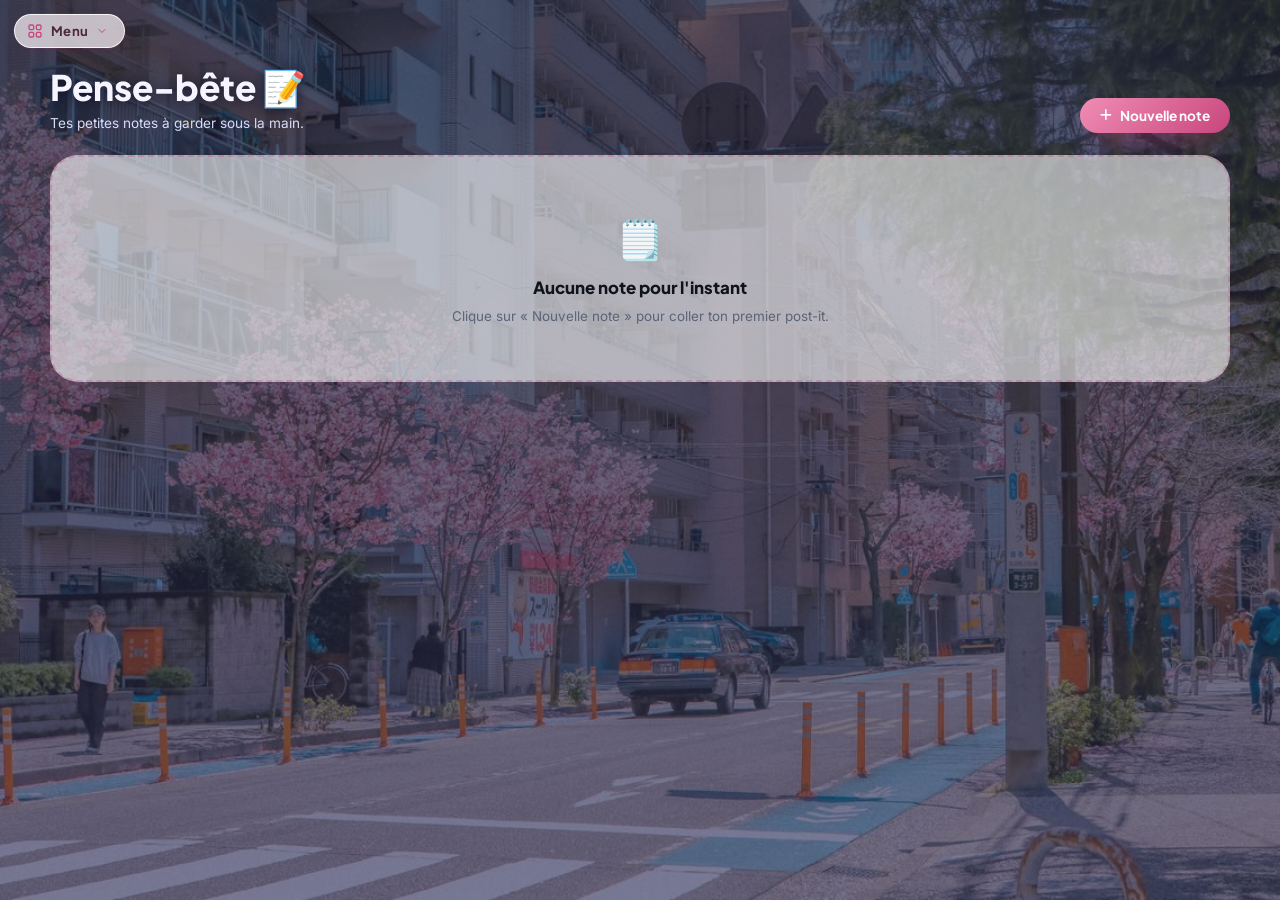
<file: pense-bete.html>
<!DOCTYPE html>
<html lang="fr" class="h-full bg-[#0a0e17] text-slate-100">
<head>
  <meta charset="UTF-8">
  <meta name="viewport" content="width=device-width, initial-scale=1.0">
  <meta name="description" content="Pense-bête de Benkyō : note vite ce qu'il ne faut pas oublier.">
  <title>Pense-bête — Benkyō</title>
  <link rel="icon" href="favicon.ico" sizes="any">
  <link rel="icon" type="image/png" sizes="32x32" href="favicon-32x32.png">
  <link rel="icon" type="image/png" sizes="16x16" href="favicon-16x16.png">
  <link rel="icon" type="image/svg+xml" href="favicon.svg">
  <link rel="apple-touch-icon" sizes="180x180" href="apple-touch-icon.png">
  <link rel="mask-icon" href="favicon.svg" color="#c1272d">
  <meta name="theme-color" content="#0a0e17">
  <link rel="preconnect" href="https://fonts.googleapis.com">
  <link rel="preconnect" href="https://fonts.gstatic.com" crossorigin>
  <link href="https://fonts.googleapis.com/css2?family=Plus+Jakarta+Sans:wght@500;600;700;800&family=Inter:wght@400;500;600;700&display=swap" rel="stylesheet">
  <script defer src="sakura.js"></script>
  <link rel="stylesheet" href="https://cdnjs.cloudflare.com/ajax/libs/font-awesome/6.4.0/css/all.min.css">
  <style>.bg-dark-card{background-color:rgba(15, 20, 32, 0.85)}</style>
  <style>
    /* Custom scrollbar optimizations */
    .custom-scrollbar::-webkit-scrollbar { width: 5px; height: 5px; }
    .custom-scrollbar::-webkit-scrollbar-track { background: #0a0e17; }
    .custom-scrollbar::-webkit-scrollbar-thumb { background: #1f293d; border-radius: 4px; }
    
    /* Optimized rendering performance with GPU acceleration */
    .glass-panel { 
      background: rgba(15, 20, 32, 0.85); 
      border: 1px solid rgba(255, 255, 255, 0.08); 
      box-shadow: 0 4px 20px 0 rgba(0, 0, 0, 0.25);
      contain: content;
    }

    .card-glow { 
      transition: border-color 0.2s ease, transform 0.2s ease; 
    }
    .card-glow:hover { 
      border-color: rgba(232, 142, 178, 0.4); 
      transform: translateY(-2px); 
    }
    
    .card-flip { perspective: 1000px; }
    .card-inner { transition: transform 0.4s ease; transform-style: preserve-3d; }
    .card-flipped { transform: rotateY(180deg); }
    .card-front, .card-back { backface-visibility: hidden; position: absolute; inset: 0; }
    .card-back { transform: rotateY(180deg); }

    .tab-content.hidden { display: none; }

    @keyframes welcomeFade {
      0% { opacity: 1; transform: scale(1); }
      80% { opacity: 1; transform: scale(1.02); }
      100% { opacity: 0; transform: scale(0.95); visibility: hidden; }
    }
    .welcome-overlay { animation: welcomeFade 2.5s forwards ease-in-out; }
  </style>
  <link rel="stylesheet" href="style.css">
  <link rel="stylesheet" href="tailwind.css">
  <link rel="stylesheet" href="tampons.css">
  <link rel="stylesheet" href="pense-bete.css">
  <!-- Thème selon l'heure (aube / midi / crépuscule / nuit) : après les autres feuilles de style -->
  <link rel="stylesheet" href="heure.css">
  <script src="heure.js"></script>
  <!-- Ambiances des jours de fête (31/10, 24-25/12, 31/12, 1/1) : après heure.css / heure.js -->
  <link rel="stylesheet" href="fete.css">
  <link rel="stylesheet" href="fluidite.css">
  <script src="fluidite.js" defer></script>
  <script src="fete.js"></script>
</head>
<body class="h-full flex flex-col md:flex-row font-sans antialiased overflow-hidden text-slate-200 bg-[#0a0e17]">

<!-- Navigation : onglet Menu (retour à l'accueil, d'où partent toutes les pages) -->
  <a href="index.html" class="bk-menu-tab" aria-label="Menu — retour à l'accueil">
    <svg viewBox="0 0 24 24" aria-hidden="true"><rect x="3" y="3" width="7" height="7" rx="2"/><rect x="14" y="3" width="7" height="7" rx="2"/><rect x="3" y="14" width="7" height="7" rx="2"/><rect x="14" y="14" width="7" height="7" rx="2"/></svg>
    <span>Menu</span>
  </a>
  <!-- Éléments masqués conservés pour la compatibilité des scripts existants (ancienne sidebar supprimée) -->
  <div hidden data-legacy-stubs><div><div><span id="streak-count">0</span></div></div><img id="sidebar-profile-img" alt=""></div>

  <main class="flex-1 overflow-y-auto custom-scrollbar p-4 md:p-8 relative">
    <section id="tab-notes" class="tab-content pb-page">
      <div class="pb-head">
        <div>
          <h1>Pense-bête 📝</h1>
          <p id="pb-count">Tes petites notes à garder sous la main.</p>
        </div>
        <button type="button" onclick="addNote()" class="pb-add"><i class="fa-solid fa-plus"></i> Nouvelle note</button>
      </div>
      <div id="notes-container" class="pb-grid"></div>
    </section>
  </main>

  <script src="app.js"></script>
  <script src="tampons.js" defer></script>
  <script>
    let state = BenkyoStorage.load();
    BenkyoStorage.autoFlushOn(state);

    let copiedTimetableItem = null;
    let selectedLatinStars = 0;
    let editLatinStarsCount = 0;
    let lofiAudio = null;
    let statsChartInstance = null;
    let noteDebounceTimer = null;

    function saveState() {
      BenkyoStorage.save(state);
    }

    function updateProfileUI() {
      const wName = document.getElementById('welcome-name');
      if(wName) wName.innerText = state.profile.firstname;
      const dTitle = document.getElementById('dash-main-title');
      if(dTitle) dTitle.innerText = `Tableau de bord de ${state.profile.firstname} 🚀`;
      
      const pFirstname = document.getElementById('profile-firstname');
      if(pFirstname) pFirstname.value = state.profile.firstname;
      const pGender = document.getElementById('profile-gender');
      if(pGender) pGender.value = state.profile.gender;
      const pLevel = document.getElementById('profile-level');
      if(pLevel) pLevel.value = state.profile.level;
      
      const pPreview = document.getElementById('profile-img-preview');
      if(pPreview) pPreview.src = state.profile.img;
      const sidebarImg = document.getElementById('sidebar-profile-img');
      if(sidebarImg) sidebarImg.src = state.profile.img;
    }

    function updateProfileName(val) {
      state.profile.firstname = val || "Étudiant";
      saveState();
      updateProfileUI();
    }

    function saveProfileData() {
      state.profile.gender = document.getElementById('profile-gender').value;
      state.profile.level = document.getElementById('profile-level').value;
      saveState();
    }

    function updateProfileImgFromUrl(url) {
      if(url) {
        state.profile.img = url;
        saveState();
        updateProfileUI();
      }
    }

    function uploadProfileImg(e) {
      const file = e.target.files[0];
      if(file) {
        const reader = new FileReader();
        reader.onload = function(evt) {
          state.profile.img = evt.target.result;
          saveState();
          updateProfileUI();
        }
        reader.readAsDataURL(file);
      }
    }

    function checkStreak() {
      const today = new Date().toDateString();
      if (state.streak.lastLogin !== today) {
        const yesterday = new Date();
        yesterday.setDate(yesterday.getDate() - 1);
        if (state.streak.lastLogin === yesterday.toDateString()) state.streak.count++;
        else state.streak.count = 1;
        state.streak.lastLogin = today;
        saveState();
      }
      const sCount = document.getElementById('streak-count');
      if(sCount) sCount.innerText = state.streak.count;
      const dStreak = document.getElementById('dash-streak-count');
      if(dStreak) dStreak.innerText = state.streak.count;
    }

    const PB_PAPERS = [
      ['jaune', '#fff3b8', 'Jaune'], ['rose', '#ffdbe8', 'Rose'], ['vert', '#d9f5d8', 'Vert'],
      ['bleu', '#d6e8ff', 'Bleu'], ['lavande', '#e6dcff', 'Lavande'], ['blanc', '#fffdf9', 'Blanc']
    ];
    const PB_INK = '#2b2433';
    const pbEsc = s => String(s == null ? '' : s).replace(/&/g, '&amp;').replace(/"/g, '&quot;').replace(/</g, '&lt;').replace(/>/g, '&gt;');

    function renderNotes() {
      const container = document.getElementById('notes-container');
      if(!container) return;
      const count = document.getElementById('pb-count');
      if (count) count.textContent = state.notes.length
        ? state.notes.length + (state.notes.length > 1 ? ' notes' : ' note') + ' · tes petites notes à garder sous la main.'
        : 'Tes petites notes à garder sous la main.';
      if (!state.notes.length) {
        container.innerHTML = `<div class="pb-empty"><div class="em">🗒️</div><b>Aucune note pour l'instant</b><span>Clique sur « Nouvelle note » pour coller ton premier post-it.</span></div>`;
        return;
      }
      container.innerHTML = state.notes.map((n, idx) => {
        // L'ancienne couleur par défaut (gris clair) est illisible sur le papier pastel : on la remplace.
        const ink = (!n.color || n.color.toLowerCase() === '#e2e8f0') ? PB_INK : n.color;
        const bg = PB_PAPERS.some(p => p[0] === n.bg) ? n.bg : PB_PAPERS[idx % PB_PAPERS.length][0];
        return `
        <div class="pb-note" data-bg="${bg}" id="note-card-${idx}">
          <div class="pb-top">
            <input type="text" value="${pbEsc(n.title)}" onchange="state.notes[${idx}].title=this.value; saveState();" placeholder="Titre…" aria-label="Titre de la note" class="pb-title">
            <button type="button" onclick="deleteNote(${idx})" class="pb-del" title="Supprimer la note" aria-label="Supprimer la note"><i class="fa-solid fa-trash"></i></button>
          </div>

          <div class="pb-tools">
            <button type="button" onclick="formatNoteText(${idx}, 'bold')" class="pb-fmt" style="font-weight:800" title="Gras">B</button>
            <button type="button" onclick="formatNoteText(${idx}, 'italic')" class="pb-fmt" style="font-style:italic" title="Italique">I</button>
            <button type="button" onclick="formatNoteText(${idx}, 'underline')" class="pb-fmt" style="text-decoration:underline" title="Souligné">U</button>
            <span class="pb-sep"></span>
            <button type="button" onclick="highlightNoteText(${idx}, '#fef08a')" class="pb-hl" style="background:#fef08a" title="Surligner en jaune (recliquer pour retirer)" aria-label="Surligner en jaune"></button>
            <button type="button" onclick="highlightNoteText(${idx}, '#bbf7d0')" class="pb-hl" style="background:#bbf7d0" title="Surligner en vert" aria-label="Surligner en vert"></button>
            <button type="button" onclick="highlightNoteText(${idx}, '#bfdbfe')" class="pb-hl" style="background:#bfdbfe" title="Surligner en bleu" aria-label="Surligner en bleu"></button>
            <button type="button" onclick="highlightNoteText(${idx}, '#fbcfe8')" class="pb-hl" style="background:#fbcfe8" title="Surligner en rose" aria-label="Surligner en rose"></button>
            <button type="button" onclick="removeHighlightNoteText(${idx})" class="pb-hl none" title="Retirer le surlignage" aria-label="Retirer le surlignage"><i class="fa-solid fa-xmark"></i></button>
            <span class="pb-sep"></span>
            <input type="color" value="${ink}" onchange="changeNoteTextColor(${idx}, this.value)" title="Couleur du texte sélectionné" aria-label="Couleur du texte" class="pb-ink">
            <select onchange="changeNoteFont(${idx}, this.value)" class="pb-font" aria-label="Police">
              ${[['sans-serif','Sans-serif'],['serif','Serif'],['monospace','Monospace'],['cursive','Cursive']].map(f => `<option value="${f[0]}"${(n.font || 'sans-serif') === f[0] ? ' selected' : ''}>${f[1]}</option>`).join('')}
            </select>
          </div>

          <div id="note-body-${idx}" contenteditable="true" data-placeholder="Écris ta note ici…" oninput="debouncedSaveNote(${idx})" class="pb-body custom-scrollbar" style="font-family: ${n.font || 'sans-serif'}; color: ${ink}">${n.content || ''}</div>

          <div class="pb-foot">
            <small>Couleur du papier</small>
            ${PB_PAPERS.map(p => `<button type="button" class="pb-paper${p[0] === bg ? ' is-on' : ''}" style="background:${p[1]}" onclick="setNoteBg(${idx}, '${p[0]}')" title="${p[2]}" aria-label="Papier ${p[2]}"></button>`).join('')}
          </div>
        </div>`;
      }).join('');
    }

    function setNoteBg(idx, key) {
      state.notes[idx].bg = key;
      saveState();
      const card = document.getElementById('note-card-' + idx);
      if (!card) return;
      card.dataset.bg = key;
      card.querySelectorAll('.pb-paper').forEach((b, i) => b.classList.toggle('is-on', PB_PAPERS[i][0] === key));
    }

    function addNote() {
      state.notes.push({ title: '', content: '', font: 'sans-serif', color: PB_INK, bg: PB_PAPERS[state.notes.length % PB_PAPERS.length][0] });
      saveState(); renderNotes();
      const cards = document.querySelectorAll('.pb-title');
      if (cards.length) cards[cards.length - 1].focus();
    }
    function deleteNote(idx) {
      const n = state.notes[idx];
      const filled = n && ((n.title || '').trim() || (n.content || '').replace(/<[^>]*>|&nbsp;/g, '').trim());
      if (filled && !confirm('Supprimer cette note ?')) return;
      state.notes.splice(idx, 1); saveState(); renderNotes();
    }

    /* Debounced saving prevents lag while typing in contenteditable notes */
    function debouncedSaveNote(idx) {
      clearTimeout(noteDebounceTimer);
      noteDebounceTimer = setTimeout(() => {
        saveNoteContent(idx);
      }, 300);
    }

    function saveNoteContent(idx) {
      const el = document.getElementById(`note-body-${idx}`);
      if(el) { state.notes[idx].content = el.innerHTML; saveState(); }
    }
    function formatNoteText(idx, cmd) {
      document.execCommand(cmd, false, null);
      saveNoteContent(idx);
    }
    // Normalise une couleur (hex ou rgb) en chaîne rgb() comparable
    function normalizeColorString(c) {
      if (!c) return null;
      const probe = document.createElement('div');
      probe.style.color = c;
      document.body.appendChild(probe);
      const rgb = getComputedStyle(probe).color;
      document.body.removeChild(probe);
      return rgb;
    }

    // Surligne le texte sélectionné. Si la sélection porte déjà cette
    // même couleur de surlignage, on la retire (toggle "désurligner").
    function highlightNoteText(idx, color) {
      const currentValue = document.queryCommandValue('hiliteColor') || document.queryCommandValue('backColor');
      const currentNormalized = normalizeColorString(currentValue);
      const targetNormalized = normalizeColorString(color);
      if (currentNormalized && currentNormalized === targetNormalized) {
        removeHighlightNoteText(idx);
        return;
      }
      document.execCommand('styleWithCSS', false, true);
      document.execCommand('hiliteColor', false, color);
      saveNoteContent(idx);
    }

    // Retire complètement le surlignage sur la sélection courante
    function removeHighlightNoteText(idx) {
      document.execCommand('styleWithCSS', false, true);
      document.execCommand('hiliteColor', false, 'transparent');
      saveNoteContent(idx);
    }
    function changeNoteTextColor(idx, color) {
      document.execCommand('foreColor', false, color);
      saveNoteContent(idx);
    }
    function changeNoteFont(idx, font) {
      state.notes[idx].font = font;
      const el = document.getElementById(`note-body-${idx}`);
      if(el) el.style.fontFamily = font;
      saveState();
    }

    /* Lazy-loaded initialization prevents lag on startup */
    function benkyoInitPage() {
      try { updateProfileUI(); } catch(e) {}
      try { checkStreak(); } catch(e) {}
      try { renderNotes(); } catch(e) {}
    }
    // DOMContentLoaded plutôt que window.onload : voir explication dans les
    // autres pages — "load" peut ne jamais se déclencher si une ressource
    // externe est lente/bloquée, laissant la page à moitié vide.
    if (document.readyState === 'loading') {
      document.addEventListener('DOMContentLoaded', benkyoInitPage);
    } else {
      benkyoInitPage();
    }
  </script>
  <script src="menu-nav.js"></script>
</body>
</html>
</file>
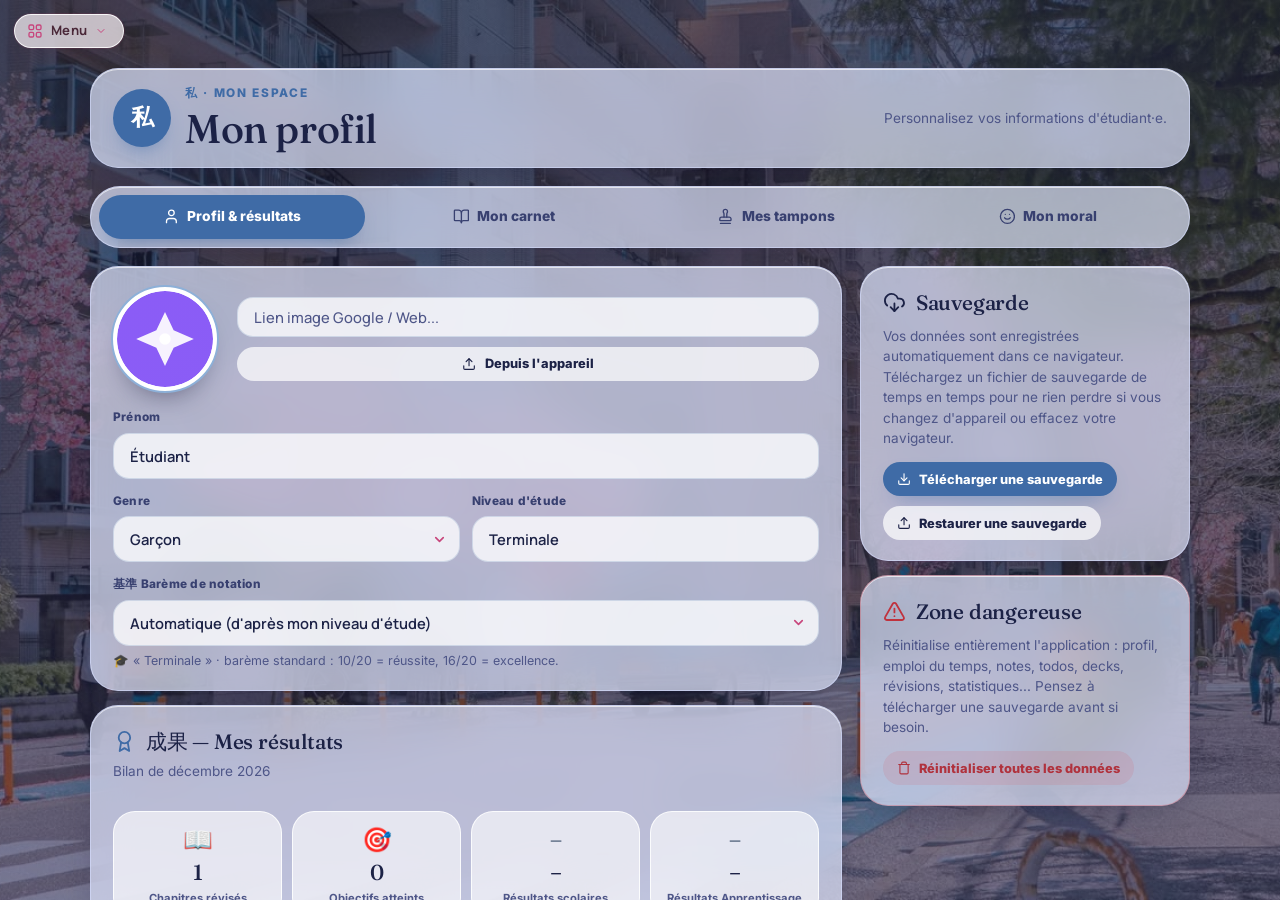
<file: profil.html>
<!DOCTYPE html>
<html lang="fr" class="h-full bg-[#0a0e17] text-slate-100">
<head>
  <meta charset="UTF-8">
  <meta name="viewport" content="width=device-width, initial-scale=1.0">
  <meta name="description" content="Mon profil dans Benkyō : tes résultats, ton carnet, tes tampons et ton moral.">
  <title>Mon profil — Benkyō</title>
  <link rel="icon" href="favicon.ico" sizes="any">
  <link rel="icon" type="image/png" sizes="32x32" href="favicon-32x32.png">
  <link rel="icon" type="image/png" sizes="16x16" href="favicon-16x16.png">
  <link rel="icon" type="image/svg+xml" href="favicon.svg">
  <link rel="apple-touch-icon" sizes="180x180" href="apple-touch-icon.png">
  <link rel="mask-icon" href="favicon.svg" color="#c1272d">
  <meta name="theme-color" content="#0a0e17">
  <link rel="preconnect" href="https://fonts.googleapis.com">
  <link rel="preconnect" href="https://fonts.gstatic.com" crossorigin>
  <link href="https://fonts.googleapis.com/css2?family=Plus+Jakarta+Sans:wght@500;600;700;800&family=Inter:wght@400;500;600;700&family=Fraunces:opsz,wght@9..144,500;9..144,600&family=Manrope:wght@500;600;700;800&display=swap" rel="stylesheet">
  <script defer src="sakura.js"></script>
  <link rel="stylesheet" href="https://cdnjs.cloudflare.com/ajax/libs/font-awesome/6.4.0/css/all.min.css">
  <style>.bg-dark-card{background-color:rgba(15, 20, 32, 0.85)}</style>
  <style>
    .custom-scrollbar::-webkit-scrollbar { width: 5px; height: 5px; }
    .custom-scrollbar::-webkit-scrollbar-track { background: #0a0e17; }
    .custom-scrollbar::-webkit-scrollbar-thumb { background: #1f293d; border-radius: 4px; }
    
    /* Optimisation des performances graphiques */
    .glass-panel { 
      background: rgba(15, 20, 32, 0.85); 
      border: 1px solid rgba(255, 255, 255, 0.08); 
      box-shadow: 0 8px 32px 0 rgba(0, 0, 0, 0.37);
    }
    .card-glow { transition: border-color 0.2s ease, box-shadow 0.2s ease; }
    .card-glow:hover { border-color: rgba(232, 142, 178, 0.4); box-shadow: 0 0 20px -5px rgba(232, 142, 178, 0.25); }
    
    .card-flip { perspective: 1000px; }
    .card-inner { transition: transform 0.4s ease; transform-style: preserve-3d; }
    .card-flipped { transform: rotateY(180deg); }
    .card-front, .card-back { backface-visibility: hidden; position: absolute; inset: 0; }
    .card-back { transform: rotateY(180deg); }

    .tab-content.hidden { display: none; }

    @keyframes welcomeFade {
      0% { opacity: 1; transform: scale(1); }
      80% { opacity: 1; transform: scale(1.02); }
      100% { opacity: 0; transform: scale(0.95); visibility: hidden; }
    }
    .welcome-overlay { animation: welcomeFade 2s forwards ease-in-out; }

    /* 認印 — Tampon "Hanko" de validation des résultats (成果) */
    @keyframes hankoStampIn {
      0%   { opacity: 0; transform: scale(2.3) rotate(-20deg); }
      45%  { opacity: 1; transform: scale(0.85) rotate(-4deg); }
      70%  { transform: scale(1.08) rotate(-10deg); }
      100% { opacity: 1; transform: scale(1) rotate(-8deg); }
    }
    .hanko-stamp.stamping { animation: hankoStampIn 0.65s cubic-bezier(.2,.8,.2,1) forwards; }
    .hanko-stamp:not(.hidden) { filter: drop-shadow(0 4px 10px rgba(143,26,31,0.4)); transform: rotate(-8deg); }
    /* Bouton de validation : texte long -> il passe sur 2 lignes au lieu de déborder */
    #hanko-validate-btn {
      flex: 0 1 15rem; width: 15rem; max-width: 100%; box-sizing: border-box;
      justify-content: center; text-align: center; white-space: normal;
      line-height: 1.25; font-size: .8rem; padding: .7rem 1.1rem; border-radius: 16px;
    }
    #hanko-validate-btn i { flex: none; }
    @media (max-width: 640px) { #hanko-validate-btn { flex: 0 0 auto; width: 100%; } }
    #hanko-validate-btn:not(:disabled):hover { filter: brightness(1.08); }
    #hanko-validate-btn:disabled { cursor: not-allowed; }
  </style>
  <link rel="stylesheet" href="style.css">
  <link rel="stylesheet" href="tailwind.css">
  <link rel="stylesheet" href="tampons.css">
  <link rel="stylesheet" href="pages.css">
  <!-- Thème selon l'heure (aube / midi / crépuscule / nuit) : après les autres feuilles de style -->
  <link rel="stylesheet" href="heure.css">
  <script src="heure.js"></script>
  <!-- Ambiances des jours de fête (31/10, 24-25/12, 31/12, 1/1) : après heure.css / heure.js -->
  <link rel="stylesheet" href="fete.css">
  <link rel="stylesheet" href="fluidite.css">
  <script src="fluidite.js" defer></script>
  <script src="fete.js"></script>
</head>
<body class="pg h-full flex flex-col md:flex-row font-sans antialiased overflow-hidden text-slate-200 bg-[#0a0e17]">

  <!-- Modale de confirmation générique (remplace confirm()) -->
  <div id="generic-confirm-modal" class="hidden pg-modal" style="z-index:80">
    <div class="pg-sheet pg-confirm" role="alertdialog" aria-modal="true" aria-labelledby="generic-confirm-title">
      <div class="pg-seal" lang="ja">注意</div>
      <h3 id="generic-confirm-title" class="pg-title">Confirmer la suppression</h3>
      <p id="generic-confirm-message">Cette action est définitive et ne peut pas être annulée.</p>
      <div class="pg-actions">
        <button onclick="closeGenericConfirmModal()" class="pg-btn">Annuler</button>
        <button id="generic-confirm-btn" onclick="executeGenericConfirm()" class="pg-btn danger-fill">Supprimer</button>
      </div>
    </div>
  </div>

  <!-- Modale de réinitialisation complète des données, avec confirmation par saisie de texte -->
  <div id="reset-data-modal" class="hidden pg-modal" style="z-index:80">
    <div class="pg-sheet pg-confirm" role="alertdialog" aria-modal="true" aria-labelledby="reset-data-title">
      <div class="pg-seal" lang="ja">警</div>
      <h3 id="reset-data-title" class="pg-title">Réinitialiser toutes les données ?</h3>
      <p>Cette action supprime <strong style="color:#c0323d">définitivement</strong> toutes vos données (profil, notes, todos, decks, révisions, statistiques...) de ce navigateur. Elle ne peut pas être annulée.</p>
      <p style="font-size:.8rem;color:var(--ink-faint)">Pensez à télécharger une sauvegarde avant de continuer si vous n'êtes pas <span data-g-m="sûr" data-g-f="sûre" data-g-n="sûr·e">sûr</span>.</p>
      <div class="pg-field" style="text-align:left">
        <label class="pg-label" for="reset-data-confirm-input">Tapez <b style="color:#c0323d">SUPPRIMER</b> pour confirmer</label>
        <input type="text" id="reset-data-confirm-input" oninput="updateResetDataBtnState()" autocomplete="off" class="pg-input pr-confirm-in">
      </div>
      <div class="pg-actions">
        <button onclick="closeResetDataModal()" class="pg-btn">Annuler</button>
        <button id="reset-data-confirm-btn" onclick="executeResetAllData()" disabled class="pg-btn danger-fill">Tout supprimer</button>
      </div>
    </div>
  </div>

<!-- Navigation : onglet Menu (retour à l'accueil, d'où partent toutes les pages) -->
  <a href="index.html" class="bk-menu-tab" aria-label="Menu — retour à l'accueil">
    <svg viewBox="0 0 24 24" aria-hidden="true"><rect x="3" y="3" width="7" height="7" rx="2"/><rect x="14" y="3" width="7" height="7" rx="2"/><rect x="3" y="14" width="7" height="7" rx="2"/><rect x="14" y="14" width="7" height="7" rx="2"/></svg>
    <span>Menu</span>
  </a>
  <!-- Éléments masqués conservés pour la compatibilité des scripts existants (ancienne sidebar supprimée) -->
  <div hidden data-legacy-stubs><div><div><span id="streak-count">0</span></div></div><img id="sidebar-profile-img" alt=""></div>

  <main class="flex-1 overflow-y-auto custom-scrollbar p-4 md:p-8 relative">

    <svg width="0" height="0" style="position:absolute" aria-hidden="true" focusable="false">
      <symbol id="pi-user" viewBox="0 0 24 24"><path d="M19 21v-2a4 4 0 0 0-4-4H9a4 4 0 0 0-4 4v2"/><circle cx="12" cy="7" r="4"/></symbol>
      <symbol id="pi-book" viewBox="0 0 24 24"><path d="M12 7v14"/><path d="M3 18a1 1 0 0 1-1-1V4a1 1 0 0 1 1-1h5a4 4 0 0 1 4 4 4 4 0 0 1 4-4h5a1 1 0 0 1 1 1v13a1 1 0 0 1-1 1h-6a3 3 0 0 0-3 3 3 3 0 0 0-3-3z"/></symbol>
      <symbol id="pi-stamp" viewBox="0 0 24 24"><path d="M5 22h14"/><path d="M19.27 13.73A2.5 2.5 0 0 0 17.5 13h-11A2.5 2.5 0 0 0 4 15.5V17a1 1 0 0 0 1 1h14a1 1 0 0 0 1-1v-1.5c0-.66-.26-1.3-.73-1.77Z"/><path d="M14 13V8.5C14 7 15 7 15 5a3 3 0 0 0-6 0c0 2 1 2 1 3.5V13"/></symbol>
      <symbol id="pi-smile" viewBox="0 0 24 24"><circle cx="12" cy="12" r="10"/><path d="M8 14s1.5 2 4 2 4-2 4-2"/><path d="M9 9h.01M15 9h.01"/></symbol>
      <symbol id="pi-upload" viewBox="0 0 24 24"><path d="M21 15v4a2 2 0 0 1-2 2H5a2 2 0 0 1-2-2v-4"/><path d="m17 8-5-5-5 5"/><path d="M12 3v12"/></symbol>
      <symbol id="pi-download" viewBox="0 0 24 24"><path d="M21 15v4a2 2 0 0 1-2 2H5a2 2 0 0 1-2-2v-4"/><path d="m7 10 5 5 5-5"/><path d="M12 15V3"/></symbol>
      <symbol id="pi-award" viewBox="0 0 24 24"><circle cx="12" cy="8" r="6"/><path d="M15.477 12.89 17 22l-5-3-5 3 1.523-9.11"/></symbol>
      <symbol id="pi-hourglass" viewBox="0 0 24 24"><path d="M5 22h14M5 2h14"/><path d="M17 22v-4.172a2 2 0 0 0-.586-1.414L12 12l-4.414 4.414A2 2 0 0 0 7 17.828V22"/><path d="M7 2v4.172a2 2 0 0 0 .586 1.414L12 12l4.414-4.414A2 2 0 0 0 17 6.172V2"/></symbol>
      <symbol id="pi-trash" viewBox="0 0 24 24"><path d="M3 6h18"/><path d="M19 6v14a2 2 0 0 1-2 2H7a2 2 0 0 1-2-2V6"/><path d="M8 6V4a2 2 0 0 1 2-2h4a2 2 0 0 1 2 2v2"/></symbol>
      <symbol id="pi-alert" viewBox="0 0 24 24"><path d="m21.73 18-8-14a2 2 0 0 0-3.48 0l-8 14A2 2 0 0 0 4 21h16a2 2 0 0 0 1.73-3"/><path d="M12 9v4M12 17h.01"/></symbol>
      <symbol id="pi-cloud" viewBox="0 0 24 24"><path d="M12 13v8l-4-4"/><path d="m12 21 4-4"/><path d="M4.393 15.269A7 7 0 1 1 15.71 8h1.79a4.5 4.5 0 0 1 2.436 8.284"/></symbol>
      <symbol id="pi-stamp-btn" viewBox="0 0 24 24"><path d="M5 22h14"/><path d="M19.27 13.73A2.5 2.5 0 0 0 17.5 13h-11A2.5 2.5 0 0 0 4 15.5V17a1 1 0 0 0 1 1h14a1 1 0 0 0 1-1v-1.5c0-.66-.26-1.3-.73-1.77Z"/><path d="M14 13V8.5C14 7 15 7 15 5a3 3 0 0 0-6 0c0 2 1 2 1 3.5V13"/></symbol>
    </svg>

    <section id="tab-profile" class="tab-content pg-shell">

      <header class="pg-card cal-top">
        <div class="cal-month">
          <div class="cal-kanji" lang="ja" aria-hidden="true">私</div>
          <div class="cal-month-txt">
            <p class="pg-eyebrow">私 · Mon espace</p>
            <h1 class="pg-title">Mon profil</h1>
          </div>
        </div>
        <p class="pg-muted" style="margin:0">Personnalisez vos informations d'<span data-g-m="étudiant" data-g-f="étudiante" data-g-n="étudiant·e">étudiant</span>.</p>
      </header>

      <nav class="pg-card rv-tabs" role="tablist" aria-label="Sections du profil">
        <button class="rv-tab is-active" role="tab" data-subtab="profil" onclick="switchProfileSubtab('profil')"><svg class="pg-ico"><use href="#pi-user"/></svg>Profil &amp; résultats</button>
        <button class="rv-tab" role="tab" data-subtab="carnet" onclick="switchProfileSubtab('carnet')"><svg class="pg-ico"><use href="#pi-book"/></svg>Mon carnet</button>
        <button class="rv-tab" role="tab" data-subtab="tampons" onclick="switchProfileSubtab('tampons')"><svg class="pg-ico"><use href="#pi-stamp"/></svg>Mes tampons</button>
        <button class="rv-tab" role="tab" data-subtab="moral" onclick="switchProfileSubtab('moral')"><svg class="pg-ico"><use href="#pi-smile"/></svg>Mon moral</button>
      </nav>

      <div id="tp-pane-carnet" class="tp-pane pr-narrow" hidden>
        <div id="tp-carnet-root"></div>
      </div>
      <div id="tp-pane-tampons" class="tp-pane pr-narrow" hidden>
        <div id="tp-collection-root"></div>
      </div>
      <div id="tp-pane-moral" class="tp-pane pr-narrow" hidden>
        <div id="tp-mood-root"></div>
      </div>

      <div id="tp-pane-profil" class="tp-pane">
      <div class="rv-layout">
        <div class="rv-main">

          <!-- Identité -->
          <div class="pg-card pr-id">
            <div class="pr-avatar-row">
              <img id="profile-img-preview" class="pr-avatar" alt="Photo de profil" src="[data-uri]">
              <div class="pr-avatar-tools">
                <input type="text" id="profile-img-url" placeholder="Lien image Google / Web..." onchange="updateProfileImgFromUrl(this.value)" class="pg-input" aria-label="Lien de l'image">
                <label class="pg-btn sm pr-upload"><svg class="pg-ico"><use href="#pi-upload"/></svg>Depuis l'appareil
                  <input type="file" accept="image/*" onchange="uploadProfileImg(event)" class="hidden">
                </label>
              </div>
            </div>
            <div class="pr-fields">
              <div>
                <label class="pg-label" for="profile-firstname">Prénom</label>
                <input type="text" id="profile-firstname" placeholder="Entrez votre prénom..." oninput="updateProfileName(this.value)" class="pg-input">
              </div>
              <div class="two">
                <div>
                  <label class="pg-label" for="profile-gender">Genre</label>
                  <select id="profile-gender" onchange="saveProfileData(); if (window.BenkyoTampons) BenkyoTampons.refresh();" class="pg-select">
                    <option value="Garçon">Garçon</option>
                    <option value="Fille">Fille</option>
                    <option value="Autre">Autre</option>
                  </select>
                </div>
                <div>
                  <label class="pg-label" for="profile-level">Niveau d'étude</label>
                  <input type="text" id="profile-level" placeholder="Ex: Khâgne, L2, Terminale..." oninput="refreshScaleNote()" onchange="saveProfileData()" class="pg-input">
                </div>
              </div>
              <div>
                <label class="pg-label" for="profile-scale">基準 Barème de notation</label>
                <select id="profile-scale" onchange="saveProfileData()" class="pg-select">
                  <option value="auto">Automatique (d'après mon niveau d'étude)</option>
                  <option value="standard">Standard — primaire, collège, lycée</option>
                  <option value="superieur">Supérieur — licence, BTS, BUT, master</option>
                  <option value="prepa">Prépa / grandes écoles / médecine</option>
                  <option value="concours">Concours — agrégation, CAPES…</option>
                </select>
                <p id="profile-scale-note" class="pr-hint"></p>
              </div>
            </div>
          </div>

          <script>
        // Hydratation immédiate (pendant le parsing HTML, avant les librairies
        // externes) : la grande photo de profil, le prénom, le genre et le
        // niveau s'affichent tout de suite, sans temps de chargement.
        (function () {
          try {
            var p = JSON.parse(localStorage.getItem('benkyo_profile') || 'null');
            if (!p) return;
            var set = function (id, prop, val) {
              var el = document.getElementById(id);
              if (el && val) el[prop] = val;
            };
            set('profile-img-preview', 'src', p.img);
            set('profile-firstname', 'value', p.firstname);
            set('profile-gender', 'value', p.gender);
            set('profile-level', 'value', p.level);
            set('profile-scale', 'value', p.gradingScale);
            set('welcome-name', 'innerText', p.firstname);
            var t = document.getElementById('dash-main-title');
            if (t && p.firstname) t.innerText = 'Tableau de bord de ' + p.firstname + ' \u{1F680}';
          } catch (e) {}
        })();
      </script>

          <!-- Résultats -->
          <div class="pg-card pr-stack">
            <div class="pr-sec-head">
              <div>
                <h2 class="pg-title"><svg class="pg-ico"><use href="#pi-award"/></svg>成果 — Mes résultats</h2>
                <p id="results-month-label" class="pg-muted" style="margin:4px 0 0">Bilan du mois</p>
              </div>
            </div>

            <div class="pr-tiles">
              <div class="pr-tile"><span class="em">📖</span><b id="res-chapters-count">0</b><small>Chapitres révisés</small></div>
              <div class="pr-tile"><span class="em">🎯</span><b id="res-goals-count">0</b><small>Objectifs atteints</small></div>
              <div class="pr-tile"><span class="em" id="res-school-kanji" style="color:#64748b">－</span><b id="res-school-value">－</b><small>Résultats scolaires</small></div>
              <div class="pr-tile"><span class="em" id="res-learn-kanji" style="color:#64748b">－</span><b id="res-learn-value">－</b><small>Résultats Apprentissage</small></div>
            </div>

            <!-- Travail réellement accompli : tâches cochées + heures Pomodoro / Entraînements / heures hors Pomodoro -->
            <div class="pr-box">
              <div class="pr-box-head">
                <strong><svg class="pg-ico"><use href="#pi-hourglass"/></svg>Travail accompli</strong>
                <span>To-do list · Pomodoro · Entraînements · Heures ajoutées (Statistiques d'étude)</span>
              </div>
              <div class="pr-grid3">
                <div class="pr-mini"><span class="k">Cette semaine</span><b id="res-week-time">0 min</b><small id="res-week-todos">0 tâche cochée</small></div>
                <div class="pr-mini"><span class="k">Ce mois-ci</span><b id="res-month-time">0 min</b><small id="res-month-todos">0 tâche cochée</small></div>
                <div class="pr-mini"><span class="k">Détail du mois</span><b id="res-month-pomo">0 min</b><small id="res-month-training">Entraînements : 0 min</small></div>
              </div>
            </div>

            <!-- Bilan de l'année (visible à partir de décembre) et de l'année scolaire (juin) -->
            <div id="annual-summary" class="hidden pr-box pr-annual">
              <div>
                <h3 id="annual-summary-title">Bilan de l'année</h3>
                <p class="pr-note" id="annual-summary-sub"></p>
              </div>
              <div class="pr-grid4">
                <div class="pr-mini"><b id="annual-total-time">0 min</b><small>Temps de travail</small></div>
                <div class="pr-mini"><b id="annual-todos">0</b><small>Tâches cochées</small></div>
                <div class="pr-mini"><b id="annual-chapters">0</b><small>Chapitres révisés</small></div>
                <div class="pr-mini"><b id="annual-goals">0</b><small>Objectifs atteints</small></div>
              </div>
              <div class="pr-grid2">
                <div class="pr-mini"><b id="annual-school">－</b><small>Résultats scolaires</small></div>
                <div class="pr-mini"><b id="annual-learn">－</b><small>Résultats d'apprentissage</small></div>
              </div>
              <div class="pr-mini"><b id="annual-global" style="font-size:1.3rem;color:#c8941a">－</b><small>Note globale de l'année</small></div>
            </div>

            <div class="pr-box">
              <div class="pr-box-head">
                <strong>Progression globale</strong>
                <b id="res-progress-value" style="font-size:1.05rem;color:var(--rose)">－</b>
              </div>
              <div class="pr-bar"><div id="res-progress-bar" style="width:0%"></div></div>
              <p class="pr-note" id="res-work-progress">－</p>
              <div class="pr-goal-row">
                <label for="work-goal-hours">Mon objectif d'heures de travail par mois :</label>
                <input type="number" min="1" max="400" step="1" id="work-goal-hours" value="20" onchange="saveWorkGoalHours(this.value)" class="pr-num">
                <span>h</span>
                <span class="pr-note" id="work-goal-saved"></span>
              </div>
              <p class="pr-note">Calculée à partir des résultats scolaires, des résultats d'apprentissage et des heures de travail accomplies, avec un malus pour les notes en dessous de la moyenne.</p>
              <p class="pr-note" id="res-progress-detail"></p>
            </div>

            <div id="res-encouragement" class="pr-enc">
              <span class="kj" id="res-enc-kanji">頑張って</span>
              <div>
                <b id="res-enc-romaji"></b>
                <small id="res-enc-fr"></small>
              </div>
            </div>

            <!-- Validation détaillée exigée pour les bilans annuels (1er janvier / 30 juin) -->
            <div id="hanko-checklist" class="hidden pr-box">
              <p class="pr-note" style="font-weight:800;color:#a8741a">Valide chaque point avant d'apposer ton tampon :</p>
              <label class="pr-check"><input type="checkbox" class="hanko-check" onchange="renderHankoSection()"> Note globale de l'année</label>
              <label class="pr-check"><input type="checkbox" class="hanko-check" onchange="renderHankoSection()"> Chapitres révisés</label>
              <label class="pr-check"><input type="checkbox" class="hanko-check" onchange="renderHankoSection()"> Objectifs atteints</label>
              <label class="pr-check"><input type="checkbox" class="hanko-check" onchange="renderHankoSection()"> Résultats scolaires</label>
              <label class="pr-check"><input type="checkbox" class="hanko-check" onchange="renderHankoSection()"> Résultats d'apprentissage</label>
            </div>

            <!-- 認印 — Tampon de validation hebdomadaire (dimanche) / mensuelle (fin de mois) -->
            <div id="hanko-section" class="pr-hanko">
              <div class="relative w-20 h-20 shrink-0 flex items-center justify-center" style="width:8.5rem;height:8.5rem">
            <div id="hanko-ghost" class="hidden absolute inset-0 rounded-full border-2 border-dashed border-red-500/30 items-center justify-center text-red-400/60 text-[11px] font-bold text-center leading-tight px-1">
              À<br>tamponner
            </div>
            <svg id="hanko-stamp-svg" viewBox="0 0 120 120" xmlns="http://www.w3.org/2000/svg" class="hanko-stamp hidden w-20 h-20" style="width:8.5rem;height:8.5rem">
              <defs>
                <filter id="hankoInkTexture" x="-30%" y="-30%" width="160%" height="160%">
                  <feTurbulence type="fractalNoise" baseFrequency="0.9" numOctaves="3" seed="24" result="grain"/>
                  <feColorMatrix in="grain" type="matrix" values="0 0 0 0 0  0 0 0 0 0  0 0 0 0 0  0 0 0 0.9 0" result="grainAlpha"/>
                  <feComponentTransfer in="grainAlpha" result="grainAlphaAdj">
                    <feFuncA type="linear" slope="0.4" intercept="0.62"/>
                  </feComponentTransfer>
                  <feComposite in="SourceGraphic" in2="grainAlphaAdj" operator="in"/>
                </filter>
              </defs>
              <g transform="rotate(-8 60 60)">
                <circle cx="60" cy="60" r="53" fill="#b32330" filter="url(#hankoInkTexture)"/>
                <circle cx="60" cy="60" r="53" fill="none" stroke="#7a1a1f" stroke-width="2.5" opacity="0.55"/>
                <circle cx="60" cy="60" r="43" fill="none" stroke="#ffffff" stroke-width="2.5" opacity="0.9" filter="url(#hankoInkTexture)"/>
                <text x="60" y="76" text-anchor="middle" font-family="'Noto Serif JP','Hiragino Mincho ProN',serif" font-size="50" fill="#ffffff" font-weight="700" filter="url(#hankoInkTexture)">済</text>
              </g>
            </svg>
          </div>
              <div class="txt">
                <b id="hanko-status-title">Chargement…</b>
                <small id="hanko-status-sub"></small>
              </div>
              <button id="hanko-validate-btn" onclick="validateHankoResults()" disabled class="rounded-xl font-bold text-sm transition-all duration-200 flex items-center gap-2 shadow-lg hover:-translate-y-0.5 active:scale-95 opacity-50 cursor-not-allowed" style="background:linear-gradient(135deg,#c1272d,#8f1a1f);color:#fff;">
            <i class="fa-solid fa-stamp"></i> J'ai bien pris connaissance de mes résultats
          </button>
            </div>
          </div>
        </div>

        <aside class="rv-side">
          <div class="pg-card">
            <h2 class="pg-title" style="display:flex;align-items:center;gap:10px"><svg class="pg-ico"><use href="#pi-cloud"/></svg>Sauvegarde</h2>
            <p class="pg-muted" style="margin:8px 0 0">Vos données sont enregistrées automatiquement dans ce navigateur. Téléchargez un fichier de sauvegarde de temps en temps pour ne rien perdre si vous changez d'appareil ou effacez votre navigateur.</p>
            <div class="pr-btn-row">
              <button type="button" onclick="exportBenkyoBackup()" class="pg-btn primary sm"><svg class="pg-ico"><use href="#pi-download"/></svg>Télécharger une sauvegarde</button>
              <label class="pg-btn sm" style="cursor:pointer"><svg class="pg-ico"><use href="#pi-upload"/></svg>Restaurer une sauvegarde
                <input type="file" accept="application/json" onchange="importBenkyoBackup(event)" class="hidden">
              </label>
            </div>
            <p id="backup-status" class="pr-ok hidden"></p>
          </div>

          <div class="pg-card pr-danger">
            <h2 class="pg-title" style="display:flex;align-items:center;gap:10px"><svg class="pg-ico warn"><use href="#pi-alert"/></svg>Zone dangereuse</h2>
            <p class="pg-muted" style="margin:8px 0 0">Réinitialise entièrement l'application : profil, emploi du temps, notes, todos, decks, révisions, statistiques... Pensez à télécharger une sauvegarde avant si besoin.</p>
            <div class="pr-btn-row">
              <button type="button" onclick="openResetDataModal()" class="pg-btn danger-soft sm"><svg class="pg-ico"><use href="#pi-trash"/></svg>Réinitialiser toutes les données</button>
            </div>
          </div>
        </aside>
      </div>
      </div>
    </section>
  </main>

  <script src="app.js"></script>
  <script src="niveau.js"></script>
  <script src="tampons.js" defer></script>
  <script>
    let state = BenkyoStorage.load();
    BenkyoStorage.autoFlushOn(state);

    let copiedTimetableItem = null;
    let selectedLatinStars = 0;
    let editLatinStarsCount = 0;
    let lofiAudio = null;
    let statsChartInstance = null;
    let debounceTimer = null;

    function saveState() {
      BenkyoStorage.save(state);
    }

    function updateProfileUI() {
      const nameEl = document.getElementById('welcome-name');
      if (nameEl) nameEl.innerText = state.profile.firstname;
      const mainTitleEl = document.getElementById('dash-main-title');
      if (mainTitleEl) mainTitleEl.innerText = `Tableau de bord de ${state.profile.firstname} 🚀`;
      
      const fnInput = document.getElementById('profile-firstname');
      if (fnInput) fnInput.value = state.profile.firstname;
      
      const genderSel = document.getElementById('profile-gender');
      if (genderSel) genderSel.value = state.profile.gender;

      const levelInput = document.getElementById('profile-level');
      if (levelInput) levelInput.value = state.profile.level;
      const scaleSel = document.getElementById('profile-scale');
      if (scaleSel) scaleSel.value = state.profile.gradingScale || 'auto';
      refreshScaleNote();

      const imgPrev = document.getElementById('profile-img-preview');
      if (imgPrev) imgPrev.src = state.profile.img;

      const sidebarImg = document.getElementById('sidebar-profile-img');
      if (sidebarImg) sidebarImg.src = state.profile.img;
    }

    function updateProfileName(val) {
      state.profile.firstname = val || "Étudiant";
      clearTimeout(debounceTimer);
      debounceTimer = setTimeout(() => {
        saveState();
        updateProfileUI();
      }, 300);
    }

    function exportBenkyoBackup() {
      BenkyoStorage.flush(state);
      BenkyoStorage.exportBackup(state);
      const statusEl = document.getElementById('backup-status');
      statusEl.textContent = 'Sauvegarde téléchargée ✅';
      statusEl.classList.remove('hidden');
      setTimeout(() => statusEl.classList.add('hidden'), 4000);
    }

    function importBenkyoBackup(e) {
      const file = e.target.files[0];
      if (!file) return;
      const statusEl = document.getElementById('backup-status');
      e.target.value = '';
      showConfirmModal('Restaurer cette sauvegarde ?', 'Toutes les données actuelles (notes, todos, decks, etc.) seront remplacées par celles de la sauvegarde.', function () {
      BenkyoStorage.importBackup(file).then(() => {
        statusEl.textContent = 'Sauvegarde restaurée, rechargement...';
        statusEl.classList.remove('hidden');
        setTimeout(() => location.reload(), 1000);
      }).catch(() => {
        statusEl.classList.remove('text-emerald-400');
        statusEl.classList.add('text-red-400');
        statusEl.textContent = "Fichier de sauvegarde invalide.";
        statusEl.classList.remove('hidden');
      });
      }, 'Restaurer');
    }

    // -------- Modale de confirmation générique (remplace confirm()) --------
    let _genericConfirmCallback = null;
    function showConfirmModal(title, message, onConfirm, confirmLabel) {
      document.getElementById('generic-confirm-title').innerText = title || 'Confirmer la suppression';
      document.getElementById('generic-confirm-message').innerText = message || 'Cette action est définitive et ne peut pas être annulée.';
      document.getElementById('generic-confirm-btn').innerText = confirmLabel || 'Supprimer';
      _genericConfirmCallback = onConfirm;
      document.getElementById('generic-confirm-modal').classList.remove('hidden');
    }
    function closeGenericConfirmModal() {
      document.getElementById('generic-confirm-modal').classList.add('hidden');
      _genericConfirmCallback = null;
    }
    function executeGenericConfirm() {
      const cb = _genericConfirmCallback;
      closeGenericConfirmModal();
      if (cb) cb();
    }

    // -------- Modale de réinitialisation complète des données --------
    function openResetDataModal() {
      const input = document.getElementById('reset-data-confirm-input');
      if (input) input.value = '';
      updateResetDataBtnState();
      document.getElementById('reset-data-modal').classList.remove('hidden');
    }
    function closeResetDataModal() {
      document.getElementById('reset-data-modal').classList.add('hidden');
    }
    function updateResetDataBtnState() {
      const input = document.getElementById('reset-data-confirm-input');
      const btn = document.getElementById('reset-data-confirm-btn');
      if (!input || !btn) return;
      btn.disabled = input.value.trim().toUpperCase() !== 'SUPPRIMER';
    }
    function executeResetAllData() {
      const input = document.getElementById('reset-data-confirm-input');
      if (!input || input.value.trim().toUpperCase() !== 'SUPPRIMER') return;
      const btn = document.getElementById('reset-data-confirm-btn');
      if (btn) { btn.disabled = true; btn.innerHTML = '<i class="fa-solid fa-spinner fa-spin mr-1.5"></i>Suppression...'; }
      // Vide le localStorage ET neutralise le `state` en mémoire (sinon le
      // filet de sécurité autoFlushOn() de app.js réécrirait les anciennes
      // données au moment de quitter la page, juste après leur suppression).
      BenkyoStorage.resetAllData(state);
      closeResetDataModal();
      // Redirection "dure" (et non un simple location.href) pour repartir
      // sur une page entièrement fraîche, sans aucun état JS résiduel.
      window.location.replace('index.html');
    }

    function saveProfileData() {
      state.profile.gender = document.getElementById('profile-gender').value;
      state.profile.level = document.getElementById('profile-level').value;
      const scaleSel = document.getElementById('profile-scale');
      if (scaleSel) state.profile.gradingScale = scaleSel.value;
      saveState();
      refreshScaleNote();
      // Le niveau change la façon de juger les notes : on recalcule la progression.
      try { renderMyResults(); } catch (e) {}
    }

    // Indique le barème de notation appliqué (niveau d'études -> barème).
    function refreshScaleNote() {
      const note = document.getElementById('profile-scale-note');
      if (!note) return;
      const levelEl = document.getElementById('profile-level');
      const scaleEl = document.getElementById('profile-scale');
      const preview = {
        level: levelEl ? levelEl.value : (state.profile.level || ''),
        gradingScale: scaleEl ? scaleEl.value : (state.profile.gradingScale || 'auto')
      };
      note.innerText = '🎓 ' + BenkyoLevel.describe(preview);
    }

    function updateProfileImgFromUrl(url) {
      if(url) {
        state.profile.img = url;
        saveState();
        updateProfileUI();
      }
    }

    function uploadProfileImg(e) {
      const file = e.target.files[0];
      if(file) {
        const reader = new FileReader();
        reader.onload = function(evt) {
          state.profile.img = evt.target.result;
          saveState();
          updateProfileUI();
        }
        reader.readAsDataURL(file);
      }
    }

    // Sous-onglets de "Mon profil" : profil / carnet de tampons / collection / moral
    function switchProfileSubtab(name) {
      const panes = { profil: 'tp-pane-profil', carnet: 'tp-pane-carnet', tampons: 'tp-pane-tampons', moral: 'tp-pane-moral' };
      Object.keys(panes).forEach(k => {
        const el = document.getElementById(panes[k]);
        if (el) el.hidden = (k !== name);
      });
      document.querySelectorAll('.rv-tab[data-subtab]').forEach(btn => {
        btn.classList.toggle('is-active', btn.dataset.subtab === name);
      });
      if (window.BenkyoTampons) BenkyoTampons.refresh();
      if (history.replaceState) history.replaceState(null, '', '#' + name);
      window.scrollTo({ top: 0, behavior: 'smooth' });
    }

    function switchTab(tabId) {
      document.querySelectorAll('.tab-content').forEach(el => el.classList.add('hidden'));
      document.querySelectorAll('.nav-btn').forEach(el => {
        if(!el.getAttribute('onclick')?.includes('vacation')) {
          el.classList.remove('bg-brand-purple/20', 'text-brand-purple', 'border', 'border-brand-purple/30');
          el.classList.add('text-slate-400');
        } else {
          el.classList.remove('bg-emerald-500/20', 'border-emerald-500');
        }
      });
      
      const selectedTab = document.getElementById(`tab-${tabId}`);
      if(selectedTab) selectedTab.classList.remove('hidden');
      
      if(event && event.currentTarget) {
        if(tabId === 'vacation') {
          event.currentTarget.classList.add('bg-emerald-500/20', 'border-emerald-500');
          event.currentTarget.classList.remove('text-slate-400');
        } else {
          event.currentTarget.classList.add('bg-brand-purple/20', 'text-brand-purple', 'border', 'border-brand-purple/30');
          event.currentTarget.classList.remove('text-slate-400');
        }
      }

      // Dynamic deferred loading based on targeted tab
      switch(tabId) {
        case 'dashboard': renderDashboard(); break;
        case 'revisions': if(typeof renderRevisions === 'function') renderRevisions(); break;
        case 'flashcards': renderDecks(); renderFlashcardCharts(); break;
        case 'notes': renderNotes(); break;
        case 'todo': renderTodos(); break;
        case 'timetable': renderTimetable(); break;
        case 'vacation': renderVacation(); break;
        case 'pomodoro': renderPomodoroStats(); break;
        case 'profile': updateProfileUI(); break;
      }
    }

    function checkStreak() {
      const today = new Date().toDateString();
      if (state.streak.lastLogin !== today) {
        const yesterday = new Date();
        yesterday.setDate(yesterday.getDate() - 1);
        if (state.streak.lastLogin === yesterday.toDateString()) state.streak.count++;
        else state.streak.count = 1;
        state.streak.lastLogin = today;
        saveState();
      }
      const sc = document.getElementById('streak-count');
      if (sc) sc.innerText = state.streak.count;
      const dsc = document.getElementById('dash-streak-count');
      if (dsc) dsc.innerText = state.streak.count;
    }

    function renderNotes() {
      const container = document.getElementById('notes-container');
      if (!container) return;
      container.innerHTML = state.notes.map((n, idx) => `
        <div class="glass-panel border border-dark-border p-4 rounded-3xl space-y-3 card-glow relative">
          <div class="flex justify-between items-center border-b border-dark-border pb-2">
            <input type="text" value="${n.title || ''}" onchange="state.notes[${idx}].title=this.value; saveState();" placeholder="Titre..." class="bg-transparent font-bold text-white focus:outline-none w-full text-sm">
            <button onclick="deleteNote(${idx})" class="text-slate-500 hover:text-red-400 text-xs ml-2" title="Supprimer la note"><i class="fa-solid fa-trash"></i></button>
          </div>

          <div class="flex flex-wrap items-center gap-1.5 bg-[#0a0e17] p-1.5 rounded-xl border border-dark-border text-xs">
            <button onclick="formatNoteText(${idx}, 'bold')" class="px-2 py-0.5 bg-slate-800 rounded font-bold">B</button>
            <button onclick="formatNoteText(${idx}, 'italic')" class="px-2 py-0.5 bg-slate-800 rounded italic">I</button>
            <button onclick="formatNoteText(${idx}, 'underline')" class="px-2 py-0.5 bg-slate-800 rounded underline">U</button>

            <span class="text-[10px] text-slate-400 ml-1">Surligner:</span>
            <button onclick="highlightNoteText(${idx}, '#fef08a')" class="w-4 h-4 rounded-full bg-yellow-200 border" title="Jaune Pastel"></button>
            <button onclick="highlightNoteText(${idx}, '#bbf7d0')" class="w-4 h-4 rounded-full bg-green-200 border" title="Vert Pastel"></button>
            <button onclick="highlightNoteText(${idx}, '#bfdbfe')" class="w-4 h-4 rounded-full bg-blue-200 border" title="Bleu Pastel"></button>
            <button onclick="highlightNoteText(${idx}, '#fbcfe8')" class="w-4 h-4 rounded-full bg-pink-200 border" title="Rose Pastel"></button>

            <input type="color" onchange="changeNoteTextColor(${idx}, this.value)" title="Couleur de écriture" class="w-5 h-5 bg-transparent cursor-pointer ml-1">
            <select onchange="changeNoteFont(${idx}, this.value)" class="bg-slate-800 text-[10px] text-slate-200 rounded p-0.5">
              <option value="sans-serif">Sans-Serif</option>
              <option value="serif">Serif</option>
              <option value="monospace">Monospace</option>
              <option value="cursive">Cursive</option>
            </select>
          </div>

          <div id="note-body-${idx}" contenteditable="true" oninput="debouncedSaveNoteContent(${idx})" class="w-full h-28 bg-[#0a0e17] p-3 rounded-xl text-xs text-slate-200 focus:outline-none overflow-y-auto custom-scrollbar leading-relaxed" style="font-family: ${n.font || 'sans-serif'}; color: ${n.color || '#e2e8f0'}">
            ${n.content || ''}
          </div>
        </div>
      `).join('');
    }

    function addNote() { state.notes.push({ title: '', content: '', font: 'sans-serif', color: '#e2e8f0' }); saveState(); renderNotes(); }
    function deleteNote(idx) { state.notes.splice(idx, 1); saveState(); renderNotes(); }
    
    function saveNoteContent(idx) {
      const el = document.getElementById(`note-body-${idx}`);
      if(el) { state.notes[idx].content = el.innerHTML; saveState(); }
    }

    function debouncedSaveNoteContent(idx) {
      clearTimeout(debounceTimer);
      debounceTimer = setTimeout(() => saveNoteContent(idx), 300);
    }

    function formatNoteText(idx, cmd) {
      document.execCommand(cmd, false, null);
      saveNoteContent(idx);
    }
    function highlightNoteText(idx, color) {
      document.execCommand('hiliteColor', false, color);
      saveNoteContent(idx);
    }
    function changeNoteTextColor(idx, color) {
      document.execCommand('foreColor', false, color);
      saveNoteContent(idx);
    }
    function changeNoteFont(idx, font) {
      state.notes[idx].font = font;
      const el = document.getElementById(`note-body-${idx}`);
      if(el) el.style.fontFamily = font;
      saveState();
    }

    function benkyoInitPage() {
      try { updateProfileUI(); } catch(e) {}
      try { checkStreak(); } catch(e) {}
      try { renderMyResults(); } catch(e) {}
      try { renderHankoSection(); } catch(e) {}
      try {
        const wanted = (location.hash || '').replace('#', '');
        if (['carnet', 'tampons', 'moral'].indexOf(wanted) !== -1) switchProfileSubtab(wanted);
      } catch(e) {}
    }
    // DOMContentLoaded plutôt que window.onload : "load" attend TOUTES les
    // ressources externes (polices, FontAwesome,
    // confetti...) et peut ne jamais se déclencher si l'une d'elles est
    // lente ou bloquée, laissant la page (photo, prénom, résultats, tampon)
    // bloquée sur son état par défaut / "Chargement…".
    if (document.readyState === 'loading') {
      document.addEventListener('DOMContentLoaded', benkyoInitPage);
    } else {
      benkyoInitPage();
    }

    /* ============================================================
       成果 — Bilan "Mes résultats" (chapitres révisés, objectifs
       atteints, résultats scolaires, résultats Apprentissage,
       progression globale) + phrase d'encouragement en japonais.
       ============================================================ */
    const RESULTS_JGRADE_SCALE = [
      { min: 90, kanji: '秀', color: '#f59e0b' },
      { min: 80, kanji: '優', color: '#a6e3a1' },
      { min: 70, kanji: '良', color: '#94e2d5' },
      { min: 60, kanji: '可', color: '#89b4fa' },
      { min: 50, kanji: '合格', color: '#eab308' },
      { min: 0,  kanji: '不可', color: '#ef4444' }
    ];
    function resultsJgradeFor(percent) {
      return RESULTS_JGRADE_SCALE.find(g => percent >= g.min) || RESULTS_JGRADE_SCALE[RESULTS_JGRADE_SCALE.length - 1];
    }

    // Objectif d'heures de travail mensuel, paramétrable par l'utilisateur
    // (stocké dans les données du profil, valeur par défaut : 20 h / mois).
    const DEFAULT_WORK_GOAL_HOURS = 20;
    function getWorkGoalHours() {
      const v = Number(state.workGoalHours);
      return (isFinite(v) && v > 0) ? v : DEFAULT_WORK_GOAL_HOURS;
    }
    function saveWorkGoalHours(value) {
      const v = Math.max(1, Math.min(400, Math.round(Number(value) || DEFAULT_WORK_GOAL_HOURS)));
      state.workGoalHours = v;
      saveState();
      const saved = document.getElementById('work-goal-saved');
      if (saved) {
        saved.innerText = 'Objectif enregistré ✓';
        setTimeout(() => { saved.innerText = ''; }, 2000);
      }
      renderMyResults();
    }

    function renderMyResults() {
      const now = new Date();
      const monthLabel = document.getElementById('results-month-label');
      if (monthLabel) monthLabel.innerText = `Bilan de ${now.toLocaleDateString('fr-FR', { month: 'long', year: 'numeric' })}`;

      const isThisMonth = (isoDate) => {
        if (!isoDate) return false;
        const d = new Date(isoDate);
        return d.getMonth() === now.getMonth() && d.getFullYear() === now.getFullYear();
      };

      // --- Chapitres révisés ce mois (Révisions à répétition espacée + Texte à trous) ---
      let chaptersCount = 0;
      (state.courses || []).forEach(c => (c.chapters || []).forEach(ch => {
        if (ch.lastRevised && isThisMonth(ch.lastRevised)) chaptersCount++;
      }));
      chaptersCount += (state.blankHistory || []).filter(h => isThisMonth(h.isoDate)).length;
      const chEl = document.getElementById('res-chapters-count');
      if (chEl) chEl.innerText = chaptersCount;

      // --- Objectifs atteints ---
      const goalsDone = (state.goals || []).filter(g => g.done).length;
      const goalsTotal = (state.goals || []).length;
      const goalsEl = document.getElementById('res-goals-count');
      if (goalsEl) goalsEl.innerText = goalsTotal ? `${goalsDone}/${goalsTotal}` : '0';

      // --- Résultats scolaires (moyenne générale pondérée par matière, sur 20 -> converti en %) ---
      // Le niveau d'études (profil) change le barème : 8/20 en prépa ou à
      // l'agrégation n'est pas une mauvaise note comme au collège (voir niveau.js).
      const scale = BenkyoLevel.getScale(state.profile);
      let schoolPercent = null;
      let schoolRaw20 = null;
      if ((state.grades || []).length) {
        const bySubject = {};
        state.grades.forEach(g => {
          if (!bySubject[g.subject]) bySubject[g.subject] = { totalVal: 0, totalCoeff: 0 };
          bySubject[g.subject].totalVal += g.value * g.coeff;
          bySubject[g.subject].totalCoeff += g.coeff;
        });
        const coeffOf = (name) => {
          const entry = (state.subjectCoefficients || []).find(s => s.name === name);
          return entry ? entry.coeff : 1;
        };
        let sumWeighted = 0, sumAdjusted = 0, sumCoeff = 0;
        Object.keys(bySubject).forEach(subj => {
          const subjAvg = bySubject[subj].totalVal / bySubject[subj].totalCoeff; // /20 (note réelle)
          const c = coeffOf(subj);
          sumWeighted += subjAvg * c;
          sumAdjusted += BenkyoLevel.adjust(subjAvg, scale) * c; // jugée au barème du niveau
          sumCoeff += c;
        });
        if (sumCoeff > 0) {
          schoolRaw20 = sumWeighted / sumCoeff;
          schoolPercent = Math.round((sumAdjusted / sumCoeff / 20) * 100);
        }
      }
      const schoolKanjiEl = document.getElementById('res-school-kanji');
      const schoolValEl = document.getElementById('res-school-value');
      if (schoolPercent !== null) {
        const g = resultsJgradeFor(schoolPercent);
        if (schoolKanjiEl) { schoolKanjiEl.innerText = g.kanji; schoolKanjiEl.style.color = g.color; }
        // On affiche la vraie moyenne ; le kanji et la progression sont jugés au barème du niveau.
        if (schoolValEl) {
          schoolValEl.innerText = `${schoolRaw20.toFixed(1)}/20`;
          schoolValEl.title = BenkyoLevel.describe(state.profile);
        }
      }

      // --- Résultats Apprentissage (Flashcards + Texte à trous), priorité au mois en cours ---
      const learnEntries = []
        .concat((state.flashcardHistory || []).map(h => ({ percent: Math.round((h.score / 20) * 100), isoDate: h.isoDate })))
        .concat((state.blankHistory || []).map(h => ({ percent: Math.round(h.percent), isoDate: h.isoDate })));
      let monthEntries = learnEntries.filter(e => isThisMonth(e.isoDate));
      let usedEntries = monthEntries.length ? monthEntries : learnEntries;
      let learnPercent = usedEntries.length ? Math.round(usedEntries.reduce((s, e) => s + e.percent, 0) / usedEntries.length) : null;
      const learnKanjiEl = document.getElementById('res-learn-kanji');
      const learnValEl = document.getElementById('res-learn-value');
      if (learnPercent !== null) {
        const g = resultsJgradeFor(learnPercent);
        if (learnKanjiEl) { learnKanjiEl.innerText = g.kanji; learnKanjiEl.style.color = g.color; }
        if (learnValEl) learnValEl.innerText = `${learnPercent}/100`;
      }

      // --- Heures de travail accomplies ce mois : 3e composante de la progression ---
      // Objectif de référence : 20 h de travail effectif par mois (Pomodoro +
      // entraînements). 20 h ou plus = 100 % sur cette composante.
      const WORK_GOAL_HOURS = getWorkGoalHours();
      const WORK_GOAL_MINUTES = WORK_GOAL_HOURS * 60;
      const goalInput = document.getElementById('work-goal-hours');
      if (goalInput) goalInput.value = WORK_GOAL_HOURS;
      const monthRangeForWork = BenkyoStorage.getMonthRange();
      const monthWork = BenkyoStorage.getWorkSummary(state, monthRangeForWork.from, monthRangeForWork.to);
      const workedMinutes = monthWork.totalMinutes || 0;
      const workPercent = workedMinutes > 0
        ? Math.min(100, Math.round((workedMinutes / WORK_GOAL_MINUTES) * 100))
        : null;
      const workEl = document.getElementById('res-work-progress');
      if (workEl) {
        workEl.innerText = workPercent !== null
          ? `${BenkyoStorage.formatMinutes(workedMinutes)} ce mois · ${workPercent}% de l'objectif (${WORK_GOAL_HOURS} h)`
          : `Aucune heure de travail enregistrée ce mois (objectif : ${WORK_GOAL_HOURS} h)`;
      }

      // --- Progression globale : notation sévère ---
      // 1) Chaque composante passe par une courbe exigeante (x/100)^1.5 : il faut
      //    de très bons résultats pour approcher les 100 %.
      // 2) Les mauvaises notes (< 10/20) appliquent un malus direct, proportionnel
      //    à leur poids : la progression ralentit vraiment quand on rate.
      const severe = (v) => Math.round(100 * Math.pow(Math.max(0, Math.min(100, v)) / 100, 1.5));

      // "Mauvaise note" = sous le pivot du niveau d'études (10/20 au lycée,
      // 8/20 en prépa, 7/20 à l'agrégation…), pas toujours 10/20.
      const badGradesPenalty = (() => {
        const grades = state.grades || [];
        if (!grades.length) return 0;
        const pivot = scale.pivot;
        let totalCoeff = 0, badCoeff = 0, deficit = 0;
        grades.forEach(g => {
          const c = Number(g.coeff) || 1;
          totalCoeff += c;
          if (g.value < pivot) {
            badCoeff += c;
            deficit += (pivot - g.value) * c; // plus la note est basse, plus ça coûte
          }
        });
        if (!totalCoeff || !badCoeff) return 0;
        const shareBad = badCoeff / totalCoeff;         // part des notes ratées
        const severity = deficit / totalCoeff / pivot;  // gravité moyenne (0 → 1)
        return Math.min(30, Math.round(shareBad * 25 + severity * 15));
      })();

      const weighted = [
        { v: schoolPercent, w: 0.45 },
        { v: learnPercent,  w: 0.30 },
        { v: workPercent,   w: 0.25 }
      ].filter(x => x.v !== null);
      const parts = weighted.map(x => x.v);
      const totalWeight = weighted.reduce((s2, x) => s2 + x.w, 0);
      let progress = 0;
      if (weighted.length) {
        const base = weighted.reduce((s2, x) => s2 + severe(x.v) * x.w, 0) / totalWeight;
        // Une composante manquante ne peut pas être considérée comme acquise :
        // on plafonne tant que les trois indicateurs ne sont pas renseignés.
        const cap = weighted.length === 3 ? 100 : (weighted.length === 2 ? 80 : 60);
        progress = Math.max(0, Math.min(cap, Math.floor(base) - badGradesPenalty));
      }
      const detailEl = document.getElementById('res-progress-detail');
      if (detailEl) {
        const pv = BenkyoLevel.fmt(scale.pivot);
        const scaleTxt = scale.id !== 'standard' ? ` Barème adapté à ton niveau (${BenkyoLevel.describe(state.profile).replace(/^« [^»]*» · /, '')})` : '';
        detailEl.innerText = (badGradesPenalty > 0
          ? `Malus appliqué : −${badGradesPenalty} points à cause des notes en dessous de ${pv}/20.`
          : (weighted.length ? `Aucune note en dessous de ${pv}/20 : pas de malus.` : "")) + (weighted.length ? scaleTxt : '');
      }
      const progressBar = document.getElementById('res-progress-bar');
      const progressVal = document.getElementById('res-progress-value');
      if (progressBar) progressBar.style.width = `${progress}%`;
      if (progressVal) progressVal.innerText = parts.length ? `${progress}%` : 'Pas encore de données';

      // --- Travail accompli : tâches cochées + heures Pomodoro / Entraînements ---
      const fmt = BenkyoStorage.formatMinutes;
      const weekRange = BenkyoStorage.getWeekRange();
      const monthRange = BenkyoStorage.getMonthRange();
      const weekSum = BenkyoStorage.getWorkSummary(state, weekRange.from, weekRange.to);
      const monthSum = BenkyoStorage.getWorkSummary(state, monthRange.from, monthRange.to);
      const setTxt = (id, txt) => { const el = document.getElementById(id); if (el) el.innerText = txt; };
      const plural = (n) => `${n} tâche${n > 1 ? 's' : ''} cochée${n > 1 ? 's' : ''}`;
      setTxt('res-week-time', fmt(weekSum.totalMinutes));
      setTxt('res-week-todos', plural(weekSum.todosDone));
      setTxt('res-month-time', fmt(monthSum.totalMinutes));
      setTxt('res-month-todos', plural(monthSum.todosDone));
      setTxt('res-month-pomo', `Pomodoro : ${fmt(monthSum.studyMinutes)}`);
      setTxt('res-month-training', `Entraînements : ${fmt(monthSum.trainingMinutes)}`);

      // --- Bilan annuel (dès décembre) / de l'année scolaire (en juin) ---
      renderAnnualSummary(schoolPercent, learnPercent, schoolRaw20);

      // --- Phrase d'encouragement japonaise, adaptée au niveau de progression globale ---
      const enc = getResultsEncouragementFor(parts.length ? progress : null);
      const k = document.getElementById('res-enc-kanji');
      const r = document.getElementById('res-enc-romaji');
      const f = document.getElementById('res-enc-fr');
      if (k) k.innerText = enc.kanji;
      if (r) r.innerText = enc.romaji;
      if (f) f.innerText = `« ${enc.fr} »`;
    }

    // Bilan de l'année civile (affiché à partir de décembre, validé au tampon
    // le 1er janvier) et bilan de l'année scolaire (affiché en juin, validé le 30).
    function isSchoolYearSummaryAvailable(now) {
      return now.getMonth() === 5; // juin
    }

    function renderAnnualSummary(schoolPercent, learnPercent, schoolRaw20) {
      const box = document.getElementById('annual-summary');
      if (!box) return;
      const now = new Date();
      const annual = BenkyoStorage.isAnnualSummaryAvailable(now);
      const school = isSchoolYearSummaryAvailable(now);
      if (!annual && !school) { box.classList.add('hidden'); return; }
      box.classList.remove('hidden');

      const range = annual
        ? BenkyoStorage.getYearRange(now.getMonth() === 0 ? now.getFullYear() - 1 : now.getFullYear())
        : BenkyoStorage.getSchoolYearRange(now);
      const sum = BenkyoStorage.getWorkSummary(state, range.from, range.to);

      const inRange = (iso) => {
        if (!iso) return false;
        const d = new Date(iso);
        return !isNaN(d.getTime()) && d >= range.from && d <= range.to;
      };
      let chapters = 0;
      (state.courses || []).forEach(c => (c.chapters || []).forEach(ch => {
        if (ch.lastRevised && inRange(ch.lastRevised)) chapters++;
      }));
      chapters += (state.blankHistory || []).filter(h => inRange(h.isoDate)).length;
      const goalsDone = (state.goals || []).filter(g => g.done).length;

      const setTxt = (id, txt) => { const el = document.getElementById(id); if (el) el.innerText = txt; };
      setTxt('annual-summary-title', annual
        ? `Bilan de l'année ${range.from.getFullYear()}`
        : `Bilan de l'année scolaire ${range.from.getFullYear()}–${range.to.getFullYear()}`);
      setTxt('annual-summary-sub', annual
        ? "Relis ton année, puis valide-la au tampon le 1er janvier."
        : "Fin de l'année scolaire : relis ton bilan, puis valide-le au tampon le 30 juin.");
      setTxt('annual-total-time', BenkyoStorage.formatMinutes(sum.totalMinutes));
      setTxt('annual-todos', sum.todosDone);
      setTxt('annual-chapters', chapters);
      setTxt('annual-goals', goalsDone);
      setTxt('annual-school', schoolRaw20 !== null && schoolRaw20 !== undefined ? `${schoolRaw20.toFixed(1)}/20` : '－');
      setTxt('annual-learn', learnPercent !== null ? `${learnPercent}/100` : '－');

      const parts = [schoolPercent, learnPercent].filter(v => v !== null && v !== undefined);
      const global = parts.length ? Math.round(parts.reduce((a, b) => a + b, 0) / parts.length) : null;
      setTxt('annual-global', global !== null ? `${(global / 5).toFixed(1)}/20 (${global}%)` : '－');
    }

    // Phrases japonaises différentes selon la tranche de progression globale
    // (null = pas encore de données du tout).
    const RESULTS_ENCOURAGEMENT_TIERS = [
      {
        min: 80,
        messages: [
          { kanji: '完璧', romaji: 'Kanpeki', fr: 'Parfait, continue comme ça !' },
          { kanji: '素晴らしい', romaji: 'Subarashii', fr: 'Formidable ! Ton travail paie vraiment.' },
          { kanji: 'さすがだね', romaji: 'Sasuga da ne', fr: 'Tu es vraiment doué(e) !' }
        ]
      },
      {
        min: 60,
        messages: [
          { kanji: 'その調子', romaji: 'Sono chōshi', fr: 'Continue comme ça, tu progresses bien !' },
          { kanji: 'よく頑張ったね', romaji: 'Yoku ganbatta ne', fr: 'Tu as vraiment bien travaillé !' },
          { kanji: 'いい感じ', romaji: 'Ii kanji', fr: 'Ça avance bien, garde ce rythme !' }
        ]
      },
      {
        min: 35,
        messages: [
          { kanji: '頑張って', romaji: 'Ganbatte', fr: 'Courage, tu es sur la bonne voie !' },
          { kanji: '一歩一歩', romaji: 'Ippo ippo', fr: 'Pas à pas, tu avances dans la bonne direction.' },
          { kanji: '諦めないで', romaji: 'Akiramenaide', fr: 'N\u2019abandonne pas, ça va payer !' }
        ]
      },
      {
        min: 0,
        messages: [
          { kanji: '始めよう', romaji: 'Hajimeyou', fr: 'C\u2019est le moment de s\u2019y remettre !' },
          { kanji: '無理しないで', romaji: 'Muri shinaide', fr: 'Vas-y à ton rythme, chaque petit pas compte.' },
          { kanji: '応援してる', romaji: 'Ouen shiteru', fr: 'On croit en toi, lance-toi !' }
        ]
      }
    ];
    const RESULTS_ENCOURAGEMENT_NO_DATA = [
      { kanji: '今から始めよう', romaji: 'Ima kara hajimeyou', fr: 'Commence dès maintenant, tes résultats apparaîtront ici !' },
      { kanji: 'よろしくお願いします', romaji: 'Yoroshiku onegaishimasu', fr: ((window.benkyoG ? window.benkyoG('Prêt', 'Prête', 'Prêt·e') : 'Prêt·e') + ' pour cette nouvelle aventure ?') }
    ];
    function getResultsEncouragementFor(percent) {
      const pool = (percent === null || percent === undefined)
        ? RESULTS_ENCOURAGEMENT_NO_DATA
        : (RESULTS_ENCOURAGEMENT_TIERS.find(t => percent >= t.min) || RESULTS_ENCOURAGEMENT_TIERS[RESULTS_ENCOURAGEMENT_TIERS.length - 1]).messages;
      return pool[Math.floor(Math.random() * pool.length)];
    }

    /* ============================================================
       認印 — Tampon "Hanko" de validation des résultats.
       Un tampon hebdomadaire est dû chaque dimanche, un tampon mensuel
       le dernier jour du mois. Une fois posé, il reste affiché (persisté
       dans state.hankoValidations via app.js / localStorage).
       ============================================================ */
    function formatHankoWeekLabel(now) {
      const day = now.getDay();
      const start = new Date(now);
      start.setDate(now.getDate() - ((day + 6) % 7)); // lundi de la semaine
      const end = new Date(start);
      end.setDate(start.getDate() + 6); // dimanche
      return `semaine du ${start.toLocaleDateString('fr-FR', { day: 'numeric' })} au ${end.toLocaleDateString('fr-FR', { day: 'numeric', month: 'long' })}`;
    }
    function formatHankoMonthLabel(now) {
      return now.toLocaleDateString('fr-FR', { month: 'long', year: 'numeric' });
    }

    const HANKO_TYPE_LABELS = {
      weekly: 'hebdomadaire',
      monthly: 'mensuel',
      yearly: "de l'année",
      schoolyear: "de l'année scolaire"
    };

    function hankoLabelFor(type, now) {
      if (type === 'weekly') return formatHankoWeekLabel(now);
      if (type === 'monthly') return formatHankoMonthLabel(now);
      if (type === 'yearly') return `année ${now.getFullYear() - 1}`;
      return `année scolaire ${now.getFullYear() - 1}–${now.getFullYear()}`;
    }

    function hankoChecklistComplete() {
      const boxes = Array.from(document.querySelectorAll('.hanko-check'));
      return boxes.length > 0 && boxes.every(b => b.checked);
    }

    function renderHankoSection() {
      const now = new Date();
      const svg = document.getElementById('hanko-stamp-svg');
      const ghost = document.getElementById('hanko-ghost');
      const title = document.getElementById('hanko-status-title');
      const sub = document.getElementById('hanko-status-sub');
      const btn = document.getElementById('hanko-validate-btn');
      const checklist = document.getElementById('hanko-checklist');
      if (!svg || !ghost || !title || !sub || !btn) return;

      const due = BenkyoStorage.getPendingHankoDeadlines(state);
      const bigDue = due.some(d => d.type === 'yearly' || d.type === 'schoolyear');
      const history = (state.hankoValidations || []).slice().sort((a, b) => new Date(b.validatedAt) - new Date(a.validatedAt));
      const lastEntry = history[0] || null;

      if (checklist) checklist.classList.toggle('hidden', !bigDue);

      const setBtnDisabled = (label) => {
        btn.disabled = true;
        btn.classList.add('opacity-50', 'cursor-not-allowed');
        btn.innerHTML = label;
      };

      if (due.length > 0) {
        svg.classList.add('hidden');
        ghost.classList.remove('hidden');
        ghost.classList.add('flex');
        const labels = due.map(d => HANKO_TYPE_LABELS[d.type] || d.type).join(' et ');
        title.innerText = `Bilan ${labels} à valider`;
        sub.innerText = bigDue
          ? "Relis ton bilan complet, coche chaque point ci-dessus, puis appose ton tampon."
          : "Prends connaissance de tes résultats ci-dessus, puis appose ton tampon.";
        if (bigDue && !hankoChecklistComplete()) {
          setBtnDisabled(`<i class="fa-solid fa-stamp"></i> Coche d'abord tous les points`);
        } else {
          btn.disabled = false;
          btn.classList.remove('opacity-50', 'cursor-not-allowed');
          btn.innerHTML = `<i class="fa-solid fa-stamp"></i> J'ai bien pris connaissance de mes résultats`;
        }
        return;
      }

      // Aucune échéance en attente : soit celle du jour vient d'être validée,
      // soit il n'y a rien à valider aujourd'hui.
      ghost.classList.add('hidden');
      ghost.classList.remove('flex');

      const todayKeys = [
        BenkyoStorage.getISOWeekKey(now),
        BenkyoStorage.getMonthKey(now),
        (now.getFullYear() - 1) + '-Y',
        now.getFullYear() + '-SY'
      ];
      const validatedToday = history.find(v => todayKeys.indexOf(v.periodKey) !== -1
        && new Date(v.validatedAt).toDateString() === now.toDateString());

      if (validatedToday) {
        svg.classList.remove('hidden');
        svg.style.opacity = '1';
        title.innerText = 'Bilan validé ✓';
        sub.innerText = `Tamponné le ${new Date(validatedToday.validatedAt).toLocaleDateString('fr-FR', { weekday: 'long', day: 'numeric', month: 'long' })} — bravo !`;
        setBtnDisabled(`<i class="fa-solid fa-circle-check"></i> Déjà validé aujourd'hui`);
        return;
      }

      setBtnDisabled(`<i class="fa-solid fa-stamp"></i> Rendez-vous dimanche`);
      if (lastEntry) {
        svg.classList.remove('hidden');
        svg.style.opacity = '0.55';
        title.innerText = 'Prochain bilan à valider : dimanche';
        sub.innerText = `Dernier tampon posé le ${new Date(lastEntry.validatedAt).toLocaleDateString('fr-FR', { day: 'numeric', month: 'long' })}${lastEntry.label ? ' (' + lastEntry.label + ')' : ''}.`;
      } else {
        svg.classList.add('hidden');
        title.innerText = 'Aucune validation pour l\'instant';
        sub.innerText = "Chaque dimanche (et en fin de mois), reviens ici consulter et valider tes résultats.";
      }
    }

    function validateHankoResults() {
      const now = new Date();
      const due = BenkyoStorage.getPendingHankoDeadlines(state);
      if (!due.length) return;
      const bigDue = due.some(d => d.type === 'yearly' || d.type === 'schoolyear');
      if (bigDue && !hankoChecklistComplete()) return;

      let stamped = false;
      due.forEach(d => {
        if (BenkyoStorage.addHankoValidation(state, d.type, d.periodKey, hankoLabelFor(d.type, now))) stamped = true;
      });
      if (!stamped) return;

      saveState();
      renderHankoSection();

      const svg = document.getElementById('hanko-stamp-svg');
      if (svg) {
        svg.classList.remove('hidden');
        svg.style.opacity = '1';
        svg.classList.remove('stamping');
        void svg.offsetWidth; // force le reflow pour rejouer l'animation
        svg.classList.add('stamping');
      }
      if (typeof confetti === 'function') {
        confetti({ particleCount: bigDue ? 160 : 55, spread: bigDue ? 100 : 65, origin: { y: 0.7 }, colors: ['#c1272d', '#f5c2e7', '#cba6f7'] });
      }
    }
  </script>
  <script src="menu-nav.js"></script>
</body>
</html>
</file>
<file: home.css>
/* =========================================================================
   BENKYŌ — Page d'accueil « Sakura glass »
   Feuille de style propre à index.html (n'est PAS chargée sur les autres
   pages, qui gardent style.css / tailwind.css).
   ========================================================================= */

:root {
  --ink: #4a2838;            /* texte principal : prune profond, lisible sur verre clair */
  --ink-soft: #6b4757;       /* texte secondaire */
  --ink-faint: #85606f;
  --rose: #c8467d;           /* accent : liens, icônes actives */
  --rose-soft: #e58bb0;      /* icônes pastel */
  --rose-pale: #fbd9e6;
  --glass: rgba(255, 249, 251, 0.52);
  --glass-strong: rgba(255, 249, 251, 0.74);
  --glass-edge: rgba(255, 255, 255, 0.72);
  --glass-shadow: 0 18px 44px -18px rgba(var(--sh-rgb), 0.38), inset 0 1px 0 rgba(255, 255, 255, 0.65);
  --radius-xl: 30px;
  --radius-lg: 22px;
  --f-display: 'Fraunces', 'Iowan Old Style', Georgia, 'Times New Roman', serif;
  --f-body: 'Manrope', 'Segoe UI', system-ui, -apple-system, sans-serif;
  --rose-rgb: 200, 70, 125;
  --rose-dark: #b23a6c;
  --sh-rgb: 92, 40, 62;       /* couleur des ombres */
  --sh-deep-rgb: 58, 24, 42;  /* ombres profondes, voile du haut, texte du titre */
  --haze-rgb: 255, 214, 228;  /* brume au milieu du fond */
  --bg-base: #e9c9d3;
  --bg-filter: none;          /* teinte appliquée à la photo de fond */
  --bg-wash: transparent;     /* voile de couleur par-dessus la photo */
  --grad-a: #f4a3c4;          /* dégradé de l'anneau de régularité */
  --grad-b: #c8467d;
  --f-jp: 'Noto Serif JP', 'Hiragino Mincho ProN', 'Yu Mincho', YuMincho, serif;
}

/* ---------- Saisons : l'attribut data-season est posé par sakura.js ----------
   Le printemps (valeurs ci-dessus) est le thème de base. */
html[data-season="ete"] {
  --ink: #1e3b4a; --ink-soft: #3e5f6f; --ink-faint: #587886;
  --rose: #1b7092; --rose-rgb: 27, 112, 146; --rose-soft: #6db4cd; --rose-pale: #d2edf6; --rose-dark: #145874;
  --sh-rgb: 22, 62, 82; --sh-deep-rgb: 14, 44, 60; --haze-rgb: 200, 235, 245;
  --bg-base: #cde5ea; --bg-filter: saturate(1.2); --bg-wash: rgba(40, 160, 190, .24);
  --grad-a: #8fd0e4; --grad-b: #1b7092;
}
html[data-season="automne"] {
  --ink: #4a2a1c; --ink-soft: #6e4a38; --ink-faint: #86614d;
  --rose: #b34a16; --rose-rgb: 179, 74, 22; --rose-soft: #e8955c; --rose-pale: #fde2cc; --rose-dark: #963c0e;
  --sh-rgb: 92, 52, 30; --sh-deep-rgb: 60, 30, 16; --haze-rgb: 255, 225, 190;
  --bg-base: #ebd1b8; --bg-filter: hue-rotate(32deg) sepia(.28) saturate(1.15); --bg-wash: rgba(214, 120, 40, .10);
  --grad-a: #f6b37a; --grad-b: #b34a16;
}
html[data-season="hiver"] {
  --ink: #26364f; --ink-soft: #44587a; --ink-faint: #5f7292;
  --rose: #3f6ba6; --rose-rgb: 63, 107, 166; --rose-soft: #8db0d8; --rose-pale: #deebf8; --rose-dark: #335a8f;
  --sh-rgb: 38, 56, 90; --sh-deep-rgb: 28, 42, 72; --haze-rgb: 220, 232, 248;
  --bg-base: #dce5f0; --bg-filter: saturate(.2) brightness(.98); --bg-wash: rgba(140, 175, 215, .30);
  --grad-a: #a9c8ea; --grad-b: #3f6ba6;
}


* { box-sizing: border-box; }
html { -webkit-text-size-adjust: 100%; }

body.home {
  margin: 0;
  min-height: 100vh;
  font-family: var(--f-body);
  color: var(--ink);
  background: var(--bg-base);
  -webkit-font-smoothing: antialiased;
}

/* ---------- Arrière-plan : rue japonaise sous les cerisiers ---------- */
.bg { position: fixed; inset: 0; z-index: -1; }
/* La photo reçoit la teinte de la saison ; le voile par-dessus reste net. */
.bg::before {
  content: ''; position: absolute; inset: 0;
  background: url('fond-japon.jpg') center / cover no-repeat;
  filter: var(--bg-filter);
}
.bg::after {
  content: ''; position: absolute; inset: 0;
  background:
    linear-gradient(180deg, rgba(var(--sh-deep-rgb), 0.34) 0%, rgba(var(--sh-deep-rgb), 0.10) 34%, rgba(var(--haze-rgb), 0.10) 60%, rgba(255, 255, 255, 0) 100%),
    linear-gradient(var(--bg-wash), var(--bg-wash));
}

.shell {
  width: min(1112px, 100% - 48px);
  margin: 0 auto;
  padding: 24px 0 72px;
}

/* ---------- Verre dépoli (glassmorphism) ---------- */
.glass {
  background: var(--glass);
  -webkit-backdrop-filter: blur(22px) saturate(1.5);
  backdrop-filter: blur(22px) saturate(1.5);
  border: 1px solid var(--glass-edge);
  box-shadow: var(--glass-shadow);
}
@supports not ((backdrop-filter: blur(1px)) or (-webkit-backdrop-filter: blur(1px))) {
  .glass { background: var(--glass-strong); }
}

.icon { width: 1.15em; height: 1.15em; flex: none; fill: none; stroke: currentColor; stroke-width: 1.8; stroke-linecap: round; stroke-linejoin: round; }

a { color: inherit; text-decoration: none; }
button { font: inherit; color: inherit; cursor: pointer; }
:focus-visible { outline: 2px solid var(--rose); outline-offset: 3px; }

/* ---------- Barre du haut ---------- */
.topbar { display: flex; justify-content: space-between; align-items: center; gap: 12px; }
.brand {
  display: inline-flex; align-items: center; gap: 12px;
  padding: 6px 22px 6px 8px; border-radius: 999px;
  transition: transform .2s ease;
}
.brand:hover { transform: translateY(-1px); }
.brand .logo { display: block; width: 34px; height: 34px; flex: none; filter: drop-shadow(0 3px 5px rgba(143, 26, 31, .35)); }
.brand span { font-family: var(--f-display); font-size: 1.05rem; letter-spacing: .3em; font-weight: 500; color: var(--ink); }

.profile-btn {
  display: inline-flex; align-items: center; gap: 10px;
  padding: 6px 8px 6px 16px; border-radius: 999px;
  font-weight: 600; font-size: .9rem; color: var(--ink);
  transition: transform .2s ease;
}
.profile-btn:hover { transform: translateY(-1px); }
.profile-btn .icon { width: 1.2rem; height: 1.2rem; color: var(--ink-soft); transition: transform .5s ease; }
.profile-btn:hover .icon { transform: rotate(60deg); }
.profile-btn img, .avatar-fallback {
  width: 36px; height: 36px; border-radius: 50%; object-fit: cover;
  border: 2px solid rgba(255, 255, 255, .85); background: var(--rose-soft);
}
.avatar-fallback { display: block; }
.profile-btn img[hidden], .avatar-fallback[hidden] { display: none; }

/* ---------- Hero ---------- */
.hero { text-align: center; padding: 64px 0 34px; }
.hero h1 {
  margin: 0;
  font-family: var(--f-display);
  font-weight: 600;
  font-size: clamp(2.5rem, 6.4vw, 4.5rem);
  line-height: 1.08;
  letter-spacing: -.01em;
  color: #fff;
  text-shadow: 0 2px 28px rgba(var(--sh-deep-rgb), .45), 0 1px 3px rgba(var(--sh-deep-rgb), .35);
}
.hero p {
  margin: 18px 0 0; color: #fff; font-weight: 500; font-size: 1.05rem;
  text-shadow: 0 1px 14px rgba(var(--sh-deep-rgb), .55);
}

/* ---------- Recherche ---------- */
.search-wrap { position: relative; width: min(672px, 100%); margin: 0 auto 28px; z-index: 5; }
.search {
  display: flex; align-items: center; gap: 12px;
  height: 58px; padding: 0 10px 0 24px; border-radius: 999px;
}
.search > .icon { color: var(--ink-soft); width: 1.25rem; height: 1.25rem; }
.search input {
  flex: 1; min-width: 0; height: 100%; border: 0; outline: 0; background: transparent;
  font: 500 .98rem var(--f-body); color: var(--ink);
}
.search input::placeholder { color: var(--ink-soft); opacity: .9; }
.search .go {
  width: 40px; height: 40px; border-radius: 50%; border: 0; display: grid; place-items: center;
  background: rgba(255, 255, 255, .55); color: var(--rose); transition: background .2s, transform .2s;
}
.search .go:hover { background: #fff; transform: translateX(2px); }
.search:focus-within { background: var(--glass-strong); box-shadow: var(--glass-shadow), 0 0 0 3px rgba(var(--rose-rgb), .25); }

.results {
  position: absolute; left: 0; right: 0; top: calc(100% + 10px);
  padding: 8px; border-radius: var(--radius-lg);
  background: var(--glass-strong); -webkit-backdrop-filter: blur(26px) saturate(1.5); backdrop-filter: blur(26px) saturate(1.5);
  border: 1px solid var(--glass-edge); box-shadow: var(--glass-shadow), 0 24px 50px -20px rgba(var(--sh-rgb), .5);
  max-height: min(60vh, 440px); overflow-y: auto; text-align: left;
}
.results[hidden] { display: none; }
.res-group { padding: 10px 12px 4px; font-size: .68rem; font-weight: 800; letter-spacing: .12em; text-transform: uppercase; color: var(--ink-faint); }
.res {
  display: flex; align-items: center; gap: 12px; width: 100%; padding: 10px 12px;
  border: 0; border-radius: 14px; background: transparent; text-align: left; font-size: .92rem;
}
.res .icon { color: var(--rose); }
.res .txt { flex: 1; min-width: 0; overflow: hidden; text-overflow: ellipsis; white-space: nowrap; font-weight: 600; }
.res .sub { font-size: .76rem; color: var(--ink-faint); font-weight: 500; margin-left: 6px; }
.res .tag { font-size: .72rem; font-weight: 700; color: var(--rose); }
.res:hover, .res.on { background: rgba(255, 255, 255, .8); }
.res.action .icon { color: #fff; background: var(--rose); border-radius: 8px; padding: 5px; width: 1.7rem; height: 1.7rem; stroke-width: 2.2; }

/* ---------- Cartes de navigation ---------- */
.nav-grid { display: grid; grid-template-columns: repeat(var(--nav-cols, 9), minmax(0, 1fr)); gap: 13px; margin-bottom: 32px; }
.nav-card {
  display: flex; flex-direction: column; align-items: center; justify-content: center; gap: 14px;
  min-height: 130px; padding: 16px 8px; border-radius: 26px; text-align: center;
  font-weight: 700; font-size: .84rem; line-height: 1.25; color: var(--ink);
  transition: transform .25s cubic-bezier(.2, .8, .2, 1), background .25s, box-shadow .25s;
}
.nav-card .icon { width: 30px; height: 30px; stroke-width: 1.5; color: var(--rose-soft); transition: transform .25s, color .25s; }
.nav-card:hover { transform: translateY(-5px); background: var(--glass-strong); box-shadow: 0 24px 44px -16px rgba(var(--sh-rgb), .5), inset 0 1px 0 #fff; }
.nav-card:hover .icon { transform: scale(1.12); color: var(--rose); }

/* Carte d'un planning de révisions en cours */
.nav-card.nav-plan { gap: 8px; position: relative; border: 1.5px solid rgba(var(--rose-rgb), .55); }
.nav-card.nav-plan::after { content: ''; position: absolute; top: 10px; right: 10px; width: 8px; height: 8px; border-radius: 50%; background: var(--rose); box-shadow: 0 0 0 4px rgba(var(--rose-rgb), .18); }
.nav-plan-name { display: -webkit-box; -webkit-line-clamp: 2; -webkit-box-orient: vertical; overflow: hidden; max-width: 100%; overflow-wrap: anywhere; }
.nav-plan-sub { font-size: .68rem; font-weight: 700; color: var(--ink-faint); }

/* ---------- Widgets ---------- */
.widgets { display: grid; grid-template-columns: repeat(12, 1fr); gap: 20px; }
.w { border-radius: var(--radius-xl); padding: 22px 24px 24px; display: flex; flex-direction: column; min-width: 0; }
.w-6 { grid-column: span 6; } .w-4 { grid-column: span 4; }
.w-head { display: flex; align-items: center; gap: 10px; margin-bottom: 14px; }
.w-head .icon { color: var(--rose); width: 1.25rem; height: 1.25rem; }
.w-head h2 { margin: 0; flex: 1; font-family: var(--f-display); font-weight: 500; font-size: 1.4rem; letter-spacing: -.005em; color: var(--ink); }
.w-link {
  display: inline-flex; align-items: center; gap: 6px; border: 0; background: transparent; padding: 4px 2px;
  font-size: .8rem; font-weight: 700; color: var(--rose); letter-spacing: .02em;
}
.w-link .icon { width: .95em; height: .95em; transition: transform .2s; }
.w-link:hover .icon { transform: translateX(3px); }

.empty {
  padding: 15px 18px; border-radius: 18px; background: rgba(255, 255, 255, .5);
  font-size: .9rem; color: var(--ink-soft); line-height: 1.45;
}
button.empty { width: 100%; border: 0; text-align: left; }
button.empty:hover { background: rgba(255, 255, 255, .75); }

.list { display: flex; flex-direction: column; gap: 8px; max-height: 232px; overflow-y: auto; padding-right: 2px; margin: 0; list-style: none; padding-left: 0; }
.item {
  display: flex; align-items: center; gap: 12px; padding: 11px 14px; border-radius: 16px;
  background: rgba(255, 255, 255, .55); font-size: .92rem; font-weight: 600; position: relative;
}
.item .dot { width: 10px; height: 10px; border-radius: 50%; flex: none; background: var(--rose-soft); box-shadow: 0 0 0 3px rgba(255, 255, 255, .7); }
.item .when { margin-left: auto; font-size: .78rem; font-weight: 700; color: var(--ink-faint); white-space: nowrap; font-variant-numeric: tabular-nums; }
.item .name { min-width: 0; overflow: hidden; text-overflow: ellipsis; white-space: nowrap; }
.item.now { background: rgba(255, 255, 255, .88); box-shadow: 0 0 0 1.5px var(--rose-soft); }
.item .live { font-size: .64rem; font-weight: 800; letter-spacing: .08em; text-transform: uppercase; color: #fff; background: var(--rose); padding: 2px 8px; border-radius: 999px; }
.item.done .name { text-decoration: line-through; color: var(--ink-faint); font-weight: 500; }
.item .del { margin-left: auto; opacity: 0; border: 0; background: transparent; color: var(--ink-faint); padding: 2px; display: grid; }
.item:hover .del, .item .del:focus-visible { opacity: 1; }
.item .del:hover { color: var(--rose); }
/* Boutons d'action (modifier / supprimer) : toujours visibles, un peu estompés */
.item .acts { margin-left: auto; display: flex; align-items: center; gap: 2px; flex: none; }
.item .act { width: 28px; height: 28px; border: 0; border-radius: 50%; display: grid; place-items: center; background: transparent; color: var(--ink-faint); opacity: .75; cursor: pointer; transition: opacity .15s, background .15s, color .15s; }
.item .act .icon { width: 15px; height: 15px; }
.item:hover .act, .item .act:focus-visible { opacity: 1; }
.item .act:hover { background: #fff; color: var(--rose); }
.item .act.ok { color: var(--rose); opacity: 1; }
.item .act.del { margin-left: 0; opacity: .75; }
.item.done .acts { opacity: 1; }

.check { appearance: none; -webkit-appearance: none; width: 20px; height: 20px; border-radius: 7px; flex: none; margin: 0; cursor: pointer;
  border: 2px solid var(--rose-soft); background: rgba(255, 255, 255, .8); display: grid; place-items: center; transition: background .15s; }
.check:checked { background: var(--rose); border-color: var(--rose); }
.check:checked::after { content: ''; width: 5px; height: 9px; border: solid #fff; border-width: 0 2px 2px 0; transform: translateY(-1px) rotate(45deg); }

/* Régularité */
.reg { display: flex; align-items: center; gap: 18px; }
.ring { --p: 0; position: relative; width: 104px; height: 104px; flex: none; }
.ring svg { width: 100%; height: 100%; transform: rotate(-90deg); }
.ring circle { fill: none; stroke-width: 9; }
.ring .track { stroke: rgba(255, 255, 255, .65); }
.ring .bar { stroke: url(#ringGrad); stroke-linecap: round; stroke-dasharray: 289; stroke-dashoffset: calc(289 - 289 * var(--p)); transition: stroke-dashoffset .9s cubic-bezier(.2, .8, .2, 1); }
.ring b { position: absolute; inset: 0; display: flex; align-items: baseline; justify-content: center; padding-top: 34px; font-family: var(--f-display); font-size: 1.55rem; font-weight: 500; }
.ring b small { font-size: .95rem; color: var(--ink-faint); }
.reg-info { min-width: 0; font-size: .86rem; color: var(--ink-soft); }
.reg-info strong { display: flex; align-items: center; gap: 6px; margin-top: 6px; font-size: 1rem; color: var(--ink); }
.reg-info strong .icon { color: var(--rose); }
.week { display: flex; gap: 6px; margin-top: 14px; }
.week span { display: grid; justify-items: center; gap: 5px; font-size: .68rem; font-weight: 800; color: var(--ink-faint); width: 22px; }
.week i { width: 14px; height: 14px; border-radius: 50%; background: rgba(255, 255, 255, .7); border: 1.5px solid rgba(var(--rose-rgb), .25); }
.week .on i { background: var(--rose); border-color: var(--rose); }
.week .today { color: var(--rose); }
.week .today i { box-shadow: 0 0 0 3px rgba(var(--rose-rgb), .22); }

/* Compte à rebours */
.cd { display: flex; align-items: center; justify-content: space-between; gap: 14px; padding: 16px 18px; border-radius: 20px; background: rgba(255, 255, 255, .55); }
.cd .t { font-weight: 700; font-size: .98rem; overflow-wrap: anywhere; }
.cd .d { font-size: .8rem; color: var(--ink-faint); margin-top: 3px; text-transform: capitalize; }
.cd .n { text-align: right; flex: none; font-family: var(--f-display); font-size: 2.6rem; line-height: 1; font-weight: 500; color: var(--rose); }
.cd .n small { display: block; margin-top: 4px; font-family: var(--f-body); font-size: .72rem; font-weight: 700; letter-spacing: .08em; text-transform: uppercase; color: var(--ink-faint); }

/* ---------- Modale compte à rebours + toast ---------- */
.modal { position: fixed; inset: 0; z-index: 50; display: grid; place-items: center; padding: 20px; background: rgba(var(--sh-deep-rgb), .38); -webkit-backdrop-filter: blur(4px); backdrop-filter: blur(4px); }
.modal[hidden] { display: none; }
.sheet { width: min(420px, 100%); border-radius: var(--radius-xl); padding: 26px; background: var(--glass-strong); }
.sheet h3 { margin: 0 0 16px; font-family: var(--f-display); font-weight: 500; font-size: 1.5rem; }
.sheet label { display: block; font-size: .78rem; font-weight: 700; color: var(--ink-soft); margin: 12px 0 6px; }
.sheet input { width: 100%; height: 44px; padding: 0 14px; border-radius: 14px; border: 1px solid rgba(var(--rose-rgb), .25); background: rgba(255, 255, 255, .8); font: 500 .95rem var(--f-body); color: var(--ink); }
.sheet .row { display: flex; gap: 10px; margin-top: 22px; }
.btn { flex: 1; height: 44px; border-radius: 999px; border: 0; font-weight: 700; font-size: .9rem; }
.btn.primary { background: var(--rose); color: #fff; }
.btn.primary:hover { background: var(--rose-dark); }
.btn.ghost { background: rgba(255, 255, 255, .7); color: var(--ink); }
.btn.ghost:hover { background: #fff; }
.btn.danger { flex: 0 0 auto; padding: 0 18px; background: transparent; color: var(--ink-faint); }
.btn.danger:hover { color: var(--rose); }

.toast {
  position: fixed; left: 50%; bottom: 28px; z-index: 60; transform: translate(-50%, 20px); opacity: 0; pointer-events: none;
  padding: 12px 22px; border-radius: 999px; font-weight: 700; font-size: .9rem; transition: all .3s ease;
}
.toast.show { opacity: 1; transform: translate(-50%, 0); }

/* ---------- Saison + rappel du gâteau (sous le titre) ---------- */
.hero-pills { display: flex; flex-wrap: wrap; justify-content: center; gap: 12px; margin-top: 28px; }
.season { display: inline-flex; align-items: center; gap: 14px; padding: 8px 24px 8px 8px; border-radius: 999px; text-align: left; max-width: 100%; }
.season[hidden], .hint[hidden] { display: none; }
.s-kanji {
  display: grid; place-items: center; flex: none; width: 46px; height: 46px; border-radius: 50%;
  background: var(--rose); color: #fff; font: 600 1.5rem/1 var(--f-jp);
}
.s-text { display: flex; flex-direction: column; min-width: 0; }
.s-text b { font-family: var(--f-display); font-weight: 500; font-size: 1.02rem; color: var(--ink); }
.s-text small { font-size: .8rem; line-height: 1.35; color: var(--ink-soft); max-width: 44ch; }
.hint {
  display: inline-flex; align-items: center; gap: 8px; min-height: 62px; padding: 0 22px; border-radius: 999px;
  font-weight: 700; font-size: .88rem; color: var(--ink); transition: transform .2s ease;
}
.hint .icon { color: var(--rose); transform: rotate(90deg); }
.hint:hover { transform: translateY(-1px); }

/* ---------- Rituels : gâteau de la chance et daruma ---------- */
/* Chaque carte garde sa hauteur naturelle : plus de grand vide quand l'autre carte est plus haute. */
.w-ritual { scroll-margin-top: 20px; align-self: start; }
.r-hint { margin: 6px 0 0; text-align: center; font-size: .9rem; color: var(--ink-soft); }
.r-foot { margin-top: 14px; font-size: .8rem; color: var(--ink-faint); }
.r-foot:empty { display: none; }
.recueil summary { cursor: pointer; font-weight: 700; color: var(--rose); padding: 4px 0; }
.recueil ul { list-style: none; margin: 8px 0 0; padding: 0; display: flex; flex-direction: column; gap: 6px; max-height: 190px; overflow-y: auto; }
.recueil li { display: flex; gap: 10px; padding: 8px 12px; border-radius: 12px; background: rgba(255, 255, 255, .55); font-size: .82rem; color: var(--ink); line-height: 1.35; }
.recueil .when { flex: none; font-weight: 700; color: var(--ink-faint); font-variant-numeric: tabular-nums; }
.recueil .txt { min-width: 0; overflow-wrap: anywhere; }

.cookie-stage { display: block; width: min(250px, 100%); margin: 0 auto; padding: 0; border: 0; background: transparent; cursor: pointer; }
.cookie-stage:disabled { cursor: default; }
.cookie-stage svg { display: block; width: 100%; height: auto; overflow: visible; transition: transform .25s ease; }
.cookie-stage:not(:disabled):hover svg { transform: translateY(-3px) rotate(-2deg); }
.ck-half { transition: transform .7s cubic-bezier(.2, .9, .25, 1.15); }
.ck-left, .ck-right { transform-origin: 110px 112px; }
.ck-paper { opacity: 0; transform: translateY(14px); transition: transform .7s .15s cubic-bezier(.2, .9, .25, 1), opacity .3s .15s; }
.cookie-stage.open .ck-left { transform: translate(-30px, 8px) rotate(-22deg); }
.cookie-stage.open .ck-right { transform: translate(30px, 8px) rotate(22deg); }
.cookie-stage.open .ck-paper { opacity: 1; transform: translateY(-6px); }
.cookie-stage.shake svg { animation: ck-shake .5s ease; }
@keyframes ck-shake { 0%, 100% { transform: rotate(0); } 20% { transform: rotate(-7deg); } 40% { transform: rotate(6deg); } 60% { transform: rotate(-4deg); } 80% { transform: rotate(3deg); } }

.fortune {
  margin: 8px auto 0; padding: 16px 20px 14px; border-radius: 18px; text-align: center;
  background: rgba(255, 252, 246, .9); border-top: 4px solid var(--rose);
}
.fortune.enter { animation: slip-in .7s .3s both cubic-bezier(.2, .8, .2, 1); }
@keyframes slip-in { from { opacity: 0; transform: translateY(14px) scale(.97); } to { opacity: 1; transform: none; } }
.fortune .jp { font: 600 clamp(1.45rem, 3.4vw, 1.85rem)/1.35 var(--f-jp); color: var(--ink); overflow-wrap: anywhere; }
.fortune .ro { margin-top: 4px; font-size: .82rem; font-style: italic; color: var(--ink-faint); }
.fortune .fr { margin-top: 10px; font-family: var(--f-display); font-size: 1.1rem; line-height: 1.4; color: var(--ink); }
.fortune .kind { margin-top: 10px; font-size: .74rem; font-weight: 700; color: var(--rose); }

.daruma-wrap { display: grid; grid-template-columns: 104px 1fr; gap: 20px; align-items: center; }
.daruma { width: 100%; }
.daruma svg { display: block; width: 100%; height: auto; overflow: visible; filter: drop-shadow(0 10px 12px rgba(var(--sh-rgb), .3)); transform-origin: 50% 96%; }
.d-pupil { transform-box: fill-box; transform-origin: center; transform: scale(0); transition: transform .45s cubic-bezier(.3, 1.6, .5, 1); }
.d-eye.on .d-pupil { transform: scale(1); }
.d-eye.can { cursor: pointer; }
.d-eye.can ellipse { fill: #fff9e8; stroke-width: 3; }
.daruma.still * { transition: none !important; }
.daruma.rock svg { animation: d-rock .9s ease; }
@keyframes d-rock { 0%, 100% { transform: rotate(0); } 25% { transform: rotate(-7deg); } 50% { transform: rotate(6deg); } 75% { transform: rotate(-3deg); } }
.d-side { min-width: 0; }
.d-label { display: block; margin: 0 0 6px; font-size: .78rem; font-weight: 700; color: var(--ink-soft); }
.d-form input {
  width: 100%; height: 44px; padding: 0 14px; border-radius: 14px; border: 1px solid rgba(var(--rose-rgb), .25);
  background: rgba(255, 255, 255, .8); font: 500 .92rem var(--f-body); color: var(--ink);
}
.d-form input::placeholder { color: var(--ink-soft); opacity: .85; }
.d-goal {
  padding: 12px 14px; border-radius: 14px; background: rgba(255, 252, 246, .9); border-left: 4px solid var(--rose);
  font-weight: 600; font-size: .98rem; line-height: 1.4; overflow-wrap: anywhere;
}
.d-goal.done { border-left-color: var(--rose-soft); }
.d-meta { margin-top: 4px; font-size: .76rem; font-weight: 500; color: var(--ink-faint); }
.d-actions { display: flex; flex-direction: column; gap: 8px; margin-top: 12px; }
.d-actions .btn { flex: none; width: 100%; height: auto; min-height: 44px; padding: 8px 16px; line-height: 1.25; }
.d-actions-row { flex-direction: row; }
.d-actions-row .btn { width: auto; flex: 1; }
.d-manage { display: flex; flex-wrap: wrap; gap: 4px 14px; margin-top: 10px; }
.d-link { display: inline-flex; align-items: center; gap: 6px; padding: 4px 2px; border: 0; background: transparent; font: 700 .8rem var(--f-body); color: var(--ink-faint); cursor: pointer; }
.d-link .icon { width: 14px; height: 14px; }
.d-link:hover { color: var(--rose); }
.recueil li { align-items: center; }
.recueil li .txt { flex: 1; }
.recueil .rec-acts { display: flex; flex: none; gap: 2px; margin-left: auto; }
.recueil .act { width: 26px; height: 26px; border: 0; border-radius: 50%; display: grid; place-items: center; background: transparent; color: var(--ink-faint); cursor: pointer; opacity: .8; }
.recueil .act .icon { width: 14px; height: 14px; }
.recueil .act:hover { background: #fff; color: var(--rose); opacity: 1; }
.recueil .act.ok { color: var(--rose); opacity: 1; }
.recueil .rec-input { flex: 1; min-width: 0; height: 32px; padding: 0 10px; border-radius: 10px; border: 1px solid rgba(var(--rose-rgb), .35); background: #fff; font: 600 .85rem var(--f-body); color: var(--ink); }
.d-note { margin: 12px 0 0; font-size: .8rem; line-height: 1.45; color: var(--ink-faint); }

/* ---------- Responsive ---------- */
@media (max-width: 1080px) { .nav-grid { grid-template-columns: repeat(5, minmax(0, 1fr)); } }
@media (max-width: 900px) { .w-4 { grid-column: span 6; } .widgets .w-4:last-child { grid-column: span 12; } }
@media (max-width: 720px) {
  .shell { width: calc(100% - 32px); padding-top: 16px; }
  .hero { padding: 44px 0 26px; }
  .nav-grid { grid-template-columns: repeat(3, minmax(0, 1fr)); gap: 10px; }
  .nav-card { min-height: 112px; font-size: .78rem; border-radius: 22px; }
  .w-6, .w-4, .widgets .w-4:last-child { grid-column: span 12; }
  .brand span { letter-spacing: .22em; }
  .profile-btn { padding-left: 12px; }
  .profile-btn b { display: none; }
  .daruma-wrap { grid-template-columns: 1fr; justify-items: center; }
  .daruma { width: 110px; }
  .d-side { width: 100%; }
  .season { padding-right: 18px; }
}
@media (prefers-reduced-motion: reduce) { * { transition: none !important; animation: none !important; } }
</file>
<file: heure.css>
/* =========================================================================
   BENKYŌ — Thèmes selon l'heure (aube · midi · crépuscule · nuit)
   -------------------------------------------------------------------------
   L'attribut data-tod est posé sur <html> par heure.js.
   À charger APRÈS home.css / style.css / pages.css.

   Règles du jeu :
   - L'IMAGE DE FOND NE CHANGE JAMAIS (toujours fond-japon.jpg). Seul le voile
     de couleur par-dessus change, ainsi que le verre, l'encre et les ombres.
   - Les saisons restent actives : elles gardent leur couleur d'accent
     (--rose…), la teinte de la photo, les particules et les bandeaux.
   - Pas de transition sur le fond : le thème ne change qu'une fois par plage
     horaire, et on évite tout scintillement.
   ========================================================================= */

/* ---------- Variables communes à toutes les pages ---------- */
html[data-tod="aube"] {
  /* Lever du jour : ciel lavande-bleuté en haut, rose au milieu, soleil doré à l'horizon. */
  --tod-veil: linear-gradient(180deg, rgba(142, 160, 232, .46) 0%, rgba(240, 168, 206, .38) 46%, rgba(255, 206, 150, .34) 100%),
              radial-gradient(980px 560px at 50% 112%, rgba(255, 220, 130, .70), rgba(255, 176, 128, .28) 44%, transparent 74%);
  --bg-filter: saturate(1.12) brightness(1.02);
  --ink: #3c2a55; --ink-soft: #5b4678; --ink-faint: #75608f;
  --bento-text-primary: #3c2a55; --bento-text-secondary: #4a3664; --bento-text-muted: #5b4678; --bento-text-faint: #75608f;
  --sh-rgb: 96, 64, 128; --sh-deep-rgb: 70, 44, 110; --haze-rgb: 255, 214, 214;
  --bg-base: #e9cde0; --bg-wash: rgba(180, 150, 235, .14);
  --glass: rgba(255, 246, 250, .58); --glass-strong: rgba(255, 248, 251, .82); --glass-edge: rgba(255, 255, 255, .80);
  --bento-bg: #ead2e2; --bento-bg-soft: #f4e4ee; --bento-sidebar: #fff6fa;
  --bento-card-bg: rgba(255, 246, 250, .66); --bento-card-bg-strong: rgba(255, 248, 251, .88);
  --bento-shadow: 0 18px 44px -18px rgba(96, 64, 128, .36), inset 0 1px 0 rgba(255, 255, 255, .72);
  --bento-shadow-lg: 0 24px 52px -18px rgba(96, 64, 128, .44), inset 0 1px 0 rgba(255, 255, 255, .76);
}

html[data-tod="midi"] {
  --tod-veil: linear-gradient(180deg, rgba(255, 252, 246, .22) 0%, rgba(244, 250, 255, .16) 100%);
  --sh-rgb: 60, 64, 86; --sh-deep-rgb: 40, 44, 66; --haze-rgb: 255, 244, 240;
  --bg-base: #ece4e8; --bg-wash: rgba(255, 255, 255, .14);
  --glass: rgba(255, 255, 255, .58); --glass-strong: rgba(255, 255, 255, .82); --glass-edge: rgba(255, 255, 255, .85);
  --bento-bg: #eee6ea; --bento-bg-soft: #f5eff2; --bento-sidebar: #ffffff;
  --bento-card-bg: rgba(255, 255, 255, .68); --bento-card-bg-strong: rgba(255, 255, 255, .90);
  --bento-shadow: 0 18px 44px -18px rgba(60, 64, 86, .30), inset 0 1px 0 rgba(255, 255, 255, .8);
  --bento-shadow-lg: 0 24px 52px -18px rgba(60, 64, 86, .38), inset 0 1px 0 rgba(255, 255, 255, .85);
}

html[data-tod="crepuscule"] {
  /* Coucher de soleil : indigo en haut, violet, rose corail, puis or à l'horizon. */
  --tod-veil: linear-gradient(180deg, rgba(44, 38, 124, .64) 0%, rgba(122, 56, 156, .48) 36%, rgba(236, 96, 130, .40) 70%, rgba(255, 164, 84, .42) 100%),
              radial-gradient(980px 560px at 50% 112%, rgba(255, 184, 84, .70), rgba(255, 120, 90, .26) 46%, transparent 76%);
  --bg-filter: saturate(1.18) brightness(.88) contrast(1.04);
  --ink: #34204e; --ink-soft: #55396f; --ink-faint: #6e5388;
  --bento-text-primary: #34204e; --bento-text-secondary: #43285e; --bento-text-muted: #55396f; --bento-text-faint: #6e5388;
  --sh-rgb: 46, 24, 90; --sh-deep-rgb: 32, 16, 70; --haze-rgb: 255, 160, 140;
  --bg-base: #6a3f86; --bg-wash: rgba(110, 50, 150, .18);
  --glass: rgba(251, 240, 250, .62); --glass-strong: rgba(252, 243, 251, .86); --glass-edge: rgba(255, 226, 214, .70);
  --bento-bg: #5e3a80; --bento-bg-soft: #70478f; --bento-sidebar: #fbf0fa;
  --bento-card-bg: rgba(251, 240, 250, .68); --bento-card-bg-strong: rgba(252, 243, 251, .90);
  --bento-shadow: 0 18px 44px -18px rgba(32, 16, 70, .54), inset 0 1px 0 rgba(255, 236, 226, .66);
  --bento-shadow-lg: 0 24px 52px -18px rgba(32, 16, 70, .62), inset 0 1px 0 rgba(255, 236, 226, .72);
}

html[data-tod="nuit"] {
  --tod-veil: linear-gradient(180deg, rgba(12, 16, 50, .68) 0%, rgba(28, 32, 84, .58) 100%),
              radial-gradient(520px 380px at 84% 6%, rgba(196, 206, 255, .20), transparent 70%);
  --ink: #1c2246; --ink-soft: #384070; --ink-faint: #4e5688;
  --bento-text-primary: #1c2246; --bento-text-secondary: #2a3158; --bento-text-muted: #384070; --bento-text-faint: #4e5688;
  --sh-rgb: 8, 10, 40; --sh-deep-rgb: 8, 10, 36; --haze-rgb: 120, 130, 210;
  --bg-base: #232a52; --bg-wash: rgba(14, 18, 60, .40);
  --glass: rgba(224, 230, 251, .66); --glass-strong: rgba(228, 233, 252, .88); --glass-edge: rgba(214, 222, 255, .55);
  --bento-bg: #232a52; --bento-bg-soft: #2d3562; --bento-sidebar: #e6eafc;
  --bento-card-bg: rgba(224, 230, 251, .70); --bento-card-bg-strong: rgba(228, 233, 252, .90);
  --bento-inner-bg: rgba(255, 255, 255, .50); --bento-inner-bg-hover: rgba(255, 255, 255, .76);
  --bento-border: rgba(214, 222, 255, .55);
  --bento-shadow: 0 18px 44px -18px rgba(4, 6, 30, .62), inset 0 1px 0 rgba(255, 255, 255, .5);
  --bento-shadow-lg: 0 24px 52px -18px rgba(4, 6, 30, .70), inset 0 1px 0 rgba(255, 255, 255, .55);
}

/* ---------- Pages « To-do », « Calendrier », etc. (pages.css) ----------
   pages.css redéfinit ses variables sur body.pg : on les reprend ici. */
html[data-tod="aube"] body.pg       { --ink: #3c2a55; --ink-soft: #5b4678; --ink-faint: #75608f; --glass: rgba(255, 246, 250, .62); --glass-strong: rgba(255, 248, 251, .88); --glass-edge: rgba(255, 255, 255, .82); --sh-rgb: 96, 64, 128; }
html[data-tod="midi"] body.pg       { --glass: rgba(255, 255, 255, .62); --glass-strong: rgba(255, 255, 255, .88); --glass-edge: rgba(255, 255, 255, .88); --sh-rgb: 60, 64, 86; }
html[data-tod="crepuscule"] body.pg { --ink: #34204e; --ink-soft: #55396f; --ink-faint: #6e5388; --glass: rgba(251, 240, 250, .66); --glass-strong: rgba(252, 243, 251, .90); --glass-edge: rgba(255, 226, 214, .74); --sh-rgb: 46, 24, 90; }
html[data-tod="nuit"] body.pg       { --ink: #1c2246; --ink-soft: #384070; --ink-faint: #4e5688; --glass: rgba(224, 230, 251, .70); --glass-strong: rgba(228, 233, 252, .90); --glass-edge: rgba(214, 222, 255, .58); --sh-rgb: 8, 10, 40; }

/* ---------- Fond des pages intérieures (style.css) ----------
   Même photo qu'avant ; seul le voile change selon l'heure. */
html[data-tod] body::before {
  background:
    var(--tod-veil),
    url('fond-japon.jpg') center / cover no-repeat !important;
}

/* ---------- Accueil : le voile par-dessus la photo (home.css) ----------
   La photo (.bg::before) et son filtre de saison ne sont pas touchés. */
html[data-tod] body.home .bg::after {
  background:
    var(--tod-veil),
    linear-gradient(180deg, rgba(var(--sh-deep-rgb), .34) 0%, rgba(var(--sh-deep-rgb), .10) 34%, rgba(var(--haze-rgb), .10) 60%, rgba(255, 255, 255, 0) 100%);
}


/* ---------- Nuit et crépuscule : textes posés DIRECTEMENT sur le fond ----------
   Les titres et barres d'onglets de Pomodoro, Pense-bête et Grandes vacances
   ne sont pas dans une carte de verre : en encre sombre ils disparaîtraient
   sur le voile nocturne (ou sur le haut indigo du ciel du soir), on les passe en clair. */
html[data-tod="nuit"] .imm-page-title,
html[data-tod="crepuscule"] .imm-page-title,
html[data-tod="nuit"] .pb-head h1,
html[data-tod="crepuscule"] .pb-head h1,
html[data-tod="nuit"] #tab-vacation > div:first-child h1,
html[data-tod="crepuscule"] #tab-vacation > div:first-child h1 {
  color: #f6f4ff !important; text-shadow: 0 1px 14px rgba(6, 8, 30, .65) !important;
}
html[data-tod="nuit"] .pb-head p,
html[data-tod="crepuscule"] .pb-head p,
html[data-tod="nuit"] #tab-vacation > div:first-child p,
html[data-tod="crepuscule"] #tab-vacation > div:first-child p { color: #d8dcf8 !important; }
html[data-tod="nuit"] .imm-tabbar,
html[data-tod="crepuscule"] .imm-tabbar,
html[data-tod="nuit"] #vacation-subtabs,
html[data-tod="crepuscule"] #vacation-subtabs { border-color: rgba(214, 222, 255, .35) !important; }
html[data-tod="nuit"] .imm-tabbar > button,
html[data-tod="crepuscule"] .imm-tabbar > button,
html[data-tod="nuit"] #vacation-subtabs .subtab-btn,
html[data-tod="crepuscule"] #vacation-subtabs .subtab-btn { color: #dde0ff !important; }
html[data-tod="nuit"] .imm-tabbar > button.text-brand-purple,
html[data-tod="crepuscule"] .imm-tabbar > button.text-brand-purple { color: #ffc6dc !important; border-color: #ffc6dc !important; }
html[data-tod="nuit"] #vacation-subtabs .subtab-btn.is-active-emerald,
html[data-tod="crepuscule"] #vacation-subtabs .subtab-btn.is-active-emerald { color: #7fe3bd !important; border-bottom-color: #7fe3bd !important; }

/* ---------- Lucioles du soir (créées par heure.js au crépuscule et la nuit) ----------
   Derrière les cartes, sans clic. Pas de lucioles les jours de fête (le décor de fête prend la place). */
.tod-fireflies { position: fixed; inset: 0; z-index: -1; pointer-events: none; overflow: hidden; contain: layout paint; }
.tod-fly {
  position: absolute; left: var(--x, 50vw); top: var(--y, 60vh);
  width: var(--s, 5px); height: var(--s, 5px); border-radius: 50%; opacity: 0; will-change: transform, opacity;
  background: radial-gradient(circle, #fffde0 0%, #fff08a 42%, #cfe84e 100%);
  box-shadow: 0 0 5px 2px rgba(255, 244, 140, .9), 0 0 16px 7px rgba(214, 238, 90, .5), 0 0 34px 14px rgba(190, 230, 80, .2);
  animation:
    tod-fly-move var(--mv, 20s) ease-in-out var(--d1, 0s) infinite,
    tod-fly-blink var(--bl, 3.600s) ease-in-out var(--d2, 0s) infinite;
}
@keyframes tod-fly-move {
  0%, 100% { transform: translate(0, 0); }
  25%      { transform: translate(var(--dx, 10vw), calc(var(--dy, 8vh) * -1)); }
  50%      { transform: translate(calc(var(--dx, 10vw) * .35), var(--dy, 8vh)); }
  75%      { transform: translate(calc(var(--dx, 10vw) * -.8), calc(var(--dy, 8vh) * .4)); }
}
@keyframes tod-fly-blink {
  0%, 100% { opacity: 0; }
  30%, 58% { opacity: var(--op, .95); }
}
@media (prefers-reduced-motion: reduce) {
  .tod-fly { animation: none; opacity: .6; }
}
</file>
<file: fete.css>
/* =========================================================================
   BENKYŌ — Ambiances des jours de fête
   (Halloween · veille de Noël · Noël · Saint-Sylvestre · Nouvel An)
   -------------------------------------------------------------------------
   L'attribut data-fete est posé sur <html> par fete.js, le jour J seulement.
   À charger APRÈS heure.css : le thème de fête prend alors le dessus sur le
   thème de l'heure (même liste de variables, donc rien ne « fuit »).

   Règles du jeu (les mêmes que heure.css) :
   - L'IMAGE DE FOND NE CHANGE JAMAIS (toujours fond-japon.jpg) ; sur
     l'accueil elle reçoit seulement une teinte, comme avec les saisons.
   - Tous les thèmes de fête ont un voile SOMBRE : le texte posé directement
     sur le fond est clair, le verre des cartes reste clair, encre foncée.
   - Le décor (citrouilles, flocons, étincelles…) est derrière les cartes,
     ne reçoit aucun clic et s'arrête si « réduire les animations » est activé.
   - Aperçu : ?fete=halloween | veille-noel | noel | sylvestre | nouvel-an
   ========================================================================= */

/* ---------- Halloween · 31 octobre — violet nuit, orange citrouille ---------- */
html[data-fete="halloween"] {
  --tod-veil: linear-gradient(180deg, rgba(24, 10, 44, .74) 0%, rgba(58, 22, 70, .58) 56%, rgba(120, 52, 20, .46) 100%),
              radial-gradient(900px 520px at 50% 110%, rgba(255, 130, 30, .42), transparent 70%);
  --ink: #2b1636; --ink-soft: #4a2a58; --ink-faint: #62407a;
  --bento-text-primary: #2b1636; --bento-text-secondary: #2b1636; --bento-text-muted: #4a2a58; --bento-text-faint: #62407a;
  --sh-rgb: 20, 8, 36; --sh-deep-rgb: 16, 6, 30; --haze-rgb: 255, 150, 60;
  --bg-base: #2a1636; --bg-wash: rgba(60, 20, 80, .30); --bg-filter: brightness(.82) saturate(.75) hue-rotate(-14deg);
  --glass: rgba(255, 241, 226, .68); --glass-strong: rgba(255, 244, 232, .88); --glass-edge: rgba(255, 214, 170, .60);
  --bento-bg: #2a1636; --bento-bg-soft: #3a2050; --bento-sidebar: #fff1e2;
  --bento-card-bg: rgba(255, 241, 226, .70); --bento-card-bg-strong: rgba(255, 244, 232, .90);
  --bento-inner-bg: rgba(255, 255, 255, .50); --bento-inner-bg-hover: rgba(255, 255, 255, .76);
  --bento-border: rgba(255, 190, 120, .50);
  --bento-shadow: 0 18px 44px -18px rgba(20, 8, 36, .62), inset 0 1px 0 rgba(255, 255, 255, .5);
  --bento-shadow-lg: 0 24px 52px -18px rgba(20, 8, 36, .70), inset 0 1px 0 rgba(255, 255, 255, .55);
  --rose: #d9631a; --rose-rgb: 217, 99, 26; --rose-soft: #f0a15e; --rose-pale: #fde3c8; --rose-dark: #b04e10;
  --grad-a: #ffb26b; --grad-b: #d9631a;
  --fete-accent: #d9631a;
}

/* ---------- Veille de Noël · 24 décembre — bleu nuit étoilée, or chaud ---------- */
html[data-fete="veille-noel"] {
  --tod-veil: linear-gradient(180deg, rgba(10, 20, 58, .72) 0%, rgba(22, 40, 96, .56) 62%, rgba(150, 100, 50, .34) 100%),
              radial-gradient(900px 520px at 50% 112%, rgba(255, 196, 110, .40), transparent 70%);
  --ink: #17264a; --ink-soft: #32466f; --ink-faint: #4c6088;
  --bento-text-primary: #17264a; --bento-text-secondary: #17264a; --bento-text-muted: #32466f; --bento-text-faint: #4c6088;
  --sh-rgb: 6, 12, 40; --sh-deep-rgb: 6, 12, 38; --haze-rgb: 255, 214, 150;
  --bg-base: #16264a; --bg-wash: rgba(14, 30, 80, .30); --bg-filter: saturate(.35) brightness(.78) hue-rotate(190deg);
  --glass: rgba(236, 242, 255, .68); --glass-strong: rgba(240, 245, 255, .88); --glass-edge: rgba(255, 232, 190, .58);
  --bento-bg: #16264a; --bento-bg-soft: #223562; --bento-sidebar: #eef3ff;
  --bento-card-bg: rgba(236, 242, 255, .70); --bento-card-bg-strong: rgba(240, 245, 255, .90);
  --bento-inner-bg: rgba(255, 255, 255, .50); --bento-inner-bg-hover: rgba(255, 255, 255, .76);
  --bento-border: rgba(255, 226, 170, .46);
  --bento-shadow: 0 18px 44px -18px rgba(6, 12, 40, .62), inset 0 1px 0 rgba(255, 255, 255, .5);
  --bento-shadow-lg: 0 24px 52px -18px rgba(6, 12, 40, .70), inset 0 1px 0 rgba(255, 255, 255, .55);
  --rose: #b8801f; --rose-rgb: 184, 128, 31; --rose-soft: #e8c070; --rose-pale: #fbefcf; --rose-dark: #946414;
  --grad-a: #f2d58a; --grad-b: #b8801f;
  --fete-accent: #b8801f;
}

/* ---------- Noël · 25 décembre — rouge houx, vert sapin, or ---------- */
html[data-fete="noel"] {
  --tod-veil: linear-gradient(180deg, rgba(110, 14, 34, .66) 0%, rgba(70, 22, 40, .54) 55%, rgba(16, 70, 46, .56) 100%),
              radial-gradient(800px 480px at 50% 112%, rgba(255, 210, 120, .30), transparent 70%);
  --ink: #3a1420; --ink-soft: #5e2a36; --ink-faint: #7a4450;
  --bento-text-primary: #3a1420; --bento-text-secondary: #3a1420; --bento-text-muted: #5e2a36; --bento-text-faint: #7a4450;
  --sh-rgb: 60, 8, 20; --sh-deep-rgb: 50, 6, 18; --haze-rgb: 255, 190, 160;
  --bg-base: #4a1424; --bg-wash: rgba(120, 16, 40, .24); --bg-filter: saturate(.55) brightness(.84) hue-rotate(-28deg);
  --glass: rgba(255, 244, 238, .70); --glass-strong: rgba(255, 246, 241, .89); --glass-edge: rgba(255, 226, 190, .62);
  --bento-bg: #4a1424; --bento-bg-soft: #5c2030; --bento-sidebar: #fff4ee;
  --bento-card-bg: rgba(255, 244, 238, .72); --bento-card-bg-strong: rgba(255, 246, 241, .91);
  --bento-inner-bg: rgba(255, 255, 255, .50); --bento-inner-bg-hover: rgba(255, 255, 255, .76);
  --bento-border: rgba(255, 214, 160, .50);
  --bento-shadow: 0 18px 44px -18px rgba(60, 8, 20, .62), inset 0 1px 0 rgba(255, 255, 255, .5);
  --bento-shadow-lg: 0 24px 52px -18px rgba(60, 8, 20, .70), inset 0 1px 0 rgba(255, 255, 255, .55);
  --rose: #b3202f; --rose-rgb: 179, 32, 47; --rose-soft: #e88a94; --rose-pale: #fbd9dd; --rose-dark: #8f1824;
  --grad-a: #f08a96; --grad-b: #b3202f;
  --fete-accent: #b3202f;
}

/* ---------- Saint-Sylvestre · 31 décembre — nuit de feu d'artifice, champagne ---------- */
html[data-fete="sylvestre"] {
  --tod-veil: linear-gradient(180deg, rgba(14, 10, 46, .76) 0%, rgba(40, 24, 90, .60) 60%, rgba(120, 70, 120, .38) 100%),
              radial-gradient(900px 520px at 50% 112%, rgba(255, 200, 120, .34), transparent 70%);
  --ink: #2a2340; --ink-soft: #463d66; --ink-faint: #605782;
  --bento-text-primary: #2a2340; --bento-text-secondary: #2a2340; --bento-text-muted: #463d66; --bento-text-faint: #605782;
  --sh-rgb: 10, 6, 40; --sh-deep-rgb: 10, 6, 36; --haze-rgb: 200, 160, 255;
  --bg-base: #1d1a45; --bg-wash: rgba(30, 20, 90, .30); --bg-filter: saturate(.4) brightness(.76) hue-rotate(230deg);
  --glass: rgba(250, 245, 236, .68); --glass-strong: rgba(252, 248, 240, .88); --glass-edge: rgba(255, 228, 170, .58);
  --bento-bg: #1d1a45; --bento-bg-soft: #2a2560; --bento-sidebar: #faf5ec;
  --bento-card-bg: rgba(250, 245, 236, .70); --bento-card-bg-strong: rgba(252, 248, 240, .90);
  --bento-inner-bg: rgba(255, 255, 255, .50); --bento-inner-bg-hover: rgba(255, 255, 255, .76);
  --bento-border: rgba(255, 220, 150, .48);
  --bento-shadow: 0 18px 44px -18px rgba(10, 6, 40, .62), inset 0 1px 0 rgba(255, 255, 255, .5);
  --bento-shadow-lg: 0 24px 52px -18px rgba(10, 6, 40, .70), inset 0 1px 0 rgba(255, 255, 255, .55);
  --rose: #8a5cc4; --rose-rgb: 138, 92, 196; --rose-soft: #bda0e8; --rose-pale: #e9defa; --rose-dark: #6e44a6;
  --grad-a: #d3bcf2; --grad-b: #8a5cc4;
  --fete-accent: #8a5cc4;
}

/* ---------- Nouvel An · 1er janvier — premier lever de soleil (hatsuhinode), rouge et or ---------- */
html[data-fete="nouvel-an"] {
  --tod-veil: linear-gradient(180deg, rgba(130, 20, 44, .62) 0%, rgba(196, 70, 70, .42) 58%, rgba(252, 178, 84, .38) 100%),
              radial-gradient(900px 560px at 50% 112%, rgba(255, 214, 120, .52), transparent 70%);
  --ink: #4a1a24; --ink-soft: #6e3340; --ink-faint: #884c58;
  --bento-text-primary: #4a1a24; --bento-text-secondary: #4a1a24; --bento-text-muted: #6e3340; --bento-text-faint: #884c58;
  --sh-rgb: 90, 18, 34; --sh-deep-rgb: 70, 12, 28; --haze-rgb: 255, 200, 150;
  --bg-base: #5a1a2c; --bg-wash: rgba(160, 30, 50, .20); --bg-filter: saturate(.8) brightness(.9) hue-rotate(-12deg);
  --glass: rgba(255, 247, 240, .70); --glass-strong: rgba(255, 249, 244, .89); --glass-edge: rgba(255, 232, 190, .66);
  --bento-bg: #5a1a2c; --bento-bg-soft: #702638; --bento-sidebar: #fff7f0;
  --bento-card-bg: rgba(255, 247, 240, .72); --bento-card-bg-strong: rgba(255, 249, 244, .91);
  --bento-inner-bg: rgba(255, 255, 255, .50); --bento-inner-bg-hover: rgba(255, 255, 255, .76);
  --bento-border: rgba(255, 222, 170, .52);
  --bento-shadow: 0 18px 44px -18px rgba(90, 18, 34, .62), inset 0 1px 0 rgba(255, 255, 255, .5);
  --bento-shadow-lg: 0 24px 52px -18px rgba(90, 18, 34, .70), inset 0 1px 0 rgba(255, 255, 255, .55);
  --rose: #c1272d; --rose-rgb: 193, 39, 45; --rose-soft: #ec8c8f; --rose-pale: #fcdcdc; --rose-dark: #9d1c21;
  --grad-a: #f5a5a8; --grad-b: #c1272d;
  --fete-accent: #c1272d;
}

/* ---------- Pages « To-do », « Calendrier », etc. (pages.css) ---------- */
html[data-fete="halloween"] body.pg { --ink: #2b1636; --ink-soft: #4a2a58; --ink-faint: #62407a; --glass: rgba(255, 241, 226, .68); --glass-strong: rgba(255, 244, 232, .88); --glass-edge: rgba(255, 214, 170, .60); --sh-rgb: 20, 8, 36; }
html[data-fete="veille-noel"] body.pg { --ink: #17264a; --ink-soft: #32466f; --ink-faint: #4c6088; --glass: rgba(236, 242, 255, .68); --glass-strong: rgba(240, 245, 255, .88); --glass-edge: rgba(255, 232, 190, .58); --sh-rgb: 6, 12, 40; }
html[data-fete="noel"] body.pg { --ink: #3a1420; --ink-soft: #5e2a36; --ink-faint: #7a4450; --glass: rgba(255, 244, 238, .70); --glass-strong: rgba(255, 246, 241, .89); --glass-edge: rgba(255, 226, 190, .62); --sh-rgb: 60, 8, 20; }
html[data-fete="sylvestre"] body.pg { --ink: #2a2340; --ink-soft: #463d66; --ink-faint: #605782; --glass: rgba(250, 245, 236, .68); --glass-strong: rgba(252, 248, 240, .88); --glass-edge: rgba(255, 228, 170, .58); --sh-rgb: 10, 6, 40; }
html[data-fete="nouvel-an"] body.pg { --ink: #4a1a24; --ink-soft: #6e3340; --ink-faint: #884c58; --glass: rgba(255, 247, 240, .70); --glass-strong: rgba(255, 249, 244, .89); --glass-edge: rgba(255, 232, 190, .66); --sh-rgb: 90, 18, 34; }

/* ---------- Fond des pages intérieures et de l'accueil : même voile que heure.css ---------- */
html[data-fete] body::before {
  background:
    var(--tod-veil),
    url('fond-japon.jpg') center / cover no-repeat !important;
}
html[data-fete] body.home .bg::after {
  background:
    var(--tod-veil),
    linear-gradient(180deg, rgba(var(--sh-deep-rgb), .34) 0%, rgba(var(--sh-deep-rgb), .10) 34%, rgba(var(--haze-rgb), .10) 60%, rgba(255, 255, 255, 0) 100%);
}

/* ---------- Textes posés DIRECTEMENT sur le fond (pas dans une carte de verre) ----------
   Voile sombre : on les passe en clair, comme heure.css le fait la nuit. */
html[data-fete="halloween"] .imm-page-title,
html[data-fete="veille-noel"] .imm-page-title,
html[data-fete="noel"] .imm-page-title,
html[data-fete="sylvestre"] .imm-page-title,
html[data-fete="nouvel-an"] .imm-page-title {
  color: #fff7ee !important; text-shadow: 0 1px 14px rgba(var(--sh-deep-rgb), .70) !important;
}
html[data-fete="halloween"] .pb-head h1,
html[data-fete="veille-noel"] .pb-head h1,
html[data-fete="noel"] .pb-head h1,
html[data-fete="sylvestre"] .pb-head h1,
html[data-fete="nouvel-an"] .pb-head h1 {
  color: #fff7ee !important; text-shadow: 0 1px 14px rgba(var(--sh-deep-rgb), .70) !important;
}
html[data-fete="halloween"] #tab-vacation > div:first-child h1,
html[data-fete="veille-noel"] #tab-vacation > div:first-child h1,
html[data-fete="noel"] #tab-vacation > div:first-child h1,
html[data-fete="sylvestre"] #tab-vacation > div:first-child h1,
html[data-fete="nouvel-an"] #tab-vacation > div:first-child h1 {
  color: #fff7ee !important; text-shadow: 0 1px 14px rgba(var(--sh-deep-rgb), .70) !important;
}
html[data-fete="halloween"] .pb-head p,
html[data-fete="veille-noel"] .pb-head p,
html[data-fete="noel"] .pb-head p,
html[data-fete="sylvestre"] .pb-head p,
html[data-fete="nouvel-an"] .pb-head p {
  color: #f1e4dc !important;
}
html[data-fete="halloween"] #tab-vacation > div:first-child p,
html[data-fete="veille-noel"] #tab-vacation > div:first-child p,
html[data-fete="noel"] #tab-vacation > div:first-child p,
html[data-fete="sylvestre"] #tab-vacation > div:first-child p,
html[data-fete="nouvel-an"] #tab-vacation > div:first-child p {
  color: #f1e4dc !important;
}
html[data-fete="halloween"] .imm-tabbar,
html[data-fete="veille-noel"] .imm-tabbar,
html[data-fete="noel"] .imm-tabbar,
html[data-fete="sylvestre"] .imm-tabbar,
html[data-fete="nouvel-an"] .imm-tabbar {
  border-color: rgba(255, 240, 225, .38) !important;
}
html[data-fete="halloween"] #vacation-subtabs,
html[data-fete="veille-noel"] #vacation-subtabs,
html[data-fete="noel"] #vacation-subtabs,
html[data-fete="sylvestre"] #vacation-subtabs,
html[data-fete="nouvel-an"] #vacation-subtabs {
  border-color: rgba(255, 240, 225, .38) !important;
}
html[data-fete="halloween"] .imm-tabbar > button,
html[data-fete="veille-noel"] .imm-tabbar > button,
html[data-fete="noel"] .imm-tabbar > button,
html[data-fete="sylvestre"] .imm-tabbar > button,
html[data-fete="nouvel-an"] .imm-tabbar > button {
  color: #f4e8e0 !important;
}
html[data-fete="halloween"] #vacation-subtabs .subtab-btn,
html[data-fete="veille-noel"] #vacation-subtabs .subtab-btn,
html[data-fete="noel"] #vacation-subtabs .subtab-btn,
html[data-fete="sylvestre"] #vacation-subtabs .subtab-btn,
html[data-fete="nouvel-an"] #vacation-subtabs .subtab-btn {
  color: #f4e8e0 !important;
}
html[data-fete="halloween"] .imm-tabbar > button.text-brand-purple,
html[data-fete="veille-noel"] .imm-tabbar > button.text-brand-purple,
html[data-fete="noel"] .imm-tabbar > button.text-brand-purple,
html[data-fete="sylvestre"] .imm-tabbar > button.text-brand-purple,
html[data-fete="nouvel-an"] .imm-tabbar > button.text-brand-purple { color: #ffd0a8 !important; border-color: #ffd0a8 !important; }
html[data-fete="halloween"] #vacation-subtabs .subtab-btn.is-active-emerald,
html[data-fete="veille-noel"] #vacation-subtabs .subtab-btn.is-active-emerald,
html[data-fete="noel"] #vacation-subtabs .subtab-btn.is-active-emerald,
html[data-fete="sylvestre"] #vacation-subtabs .subtab-btn.is-active-emerald,
html[data-fete="nouvel-an"] #vacation-subtabs .subtab-btn.is-active-emerald { color: #9ff0c8 !important; border-bottom-color: #9ff0c8 !important; }

/* =========================================================================
   Décor flottant (créé par fete.js : <div class="fete-decor">)
   Derrière les cartes (z-index -1), sans clic, plafonné à ~18 éléments.
   ========================================================================= */
.fete-decor {
  position: fixed; inset: 0; z-index: -1; pointer-events: none; overflow: hidden;
  contain: layout paint;
}
.fete-item {
  position: absolute; left: var(--x, 50vw); top: 0;
  width: calc(var(--s, 30px) * var(--k, 1)); height: calc(var(--s, 30px) * var(--k, 1));
  opacity: 0; will-change: transform, opacity;
  animation-duration: var(--dur, 16s); animation-delay: var(--delay, 0s);
  animation-iteration-count: infinite; animation-timing-function: linear;
}
@media (min-width: 1000px) { .fete-decor { --k: 1.3; } }
.fs-ghost { filter: drop-shadow(0 0 12px rgba(230, 215, 255, .7)) drop-shadow(0 3px 4px rgba(90, 50, 110, .18)); }
.fs-pumpkin { filter: drop-shadow(0 0 10px rgba(255, 190, 140, .45)) drop-shadow(0 3px 4px rgba(90, 50, 60, .2)); }
.fs-star, .fs-firework, .fs-snow { filter: drop-shadow(0 0 5px rgba(255, 240, 200, .7)); }
.fs-bauble, .fs-gift, .fs-tree, .fs-ume, .fs-bat, .fs-confetti { filter: drop-shadow(0 3px 5px rgba(0, 0, 0, .28)); }
.fete-item svg { display: block; width: 100%; height: 100%; overflow: visible; }
.fete-item:has(svg[viewBox="0 0 100 40"]) { height: calc(var(--s, 30px) * var(--k, 1) * .4); }
.fete-item:has(svg[viewBox="0 0 10 16"]) { height: calc(var(--s, 30px) * var(--k, 1) * 1.6); }
.fete-item:has(svg[viewBox="0 0 40 52"]) { height: calc(var(--s, 30px) * var(--k, 1) * 1.3); }

/* tombe du haut vers le bas, en se balançant */
.fete-fall { animation-name: fete-fall; }
@keyframes fete-fall {
  0%   { transform: translate3d(0, -14vh, 0) rotate(0deg); opacity: 0; }
  8%   { opacity: var(--op, .8); }
  50%  { transform: translate3d(calc(var(--dx, 4vw) * .5), 50vh, 0) rotate(calc(var(--rot, 90deg) * .5)); }
  92%  { opacity: var(--op, .8); }
  100% { transform: translate3d(var(--dx, 4vw), 112vh, 0) rotate(var(--rot, 180deg)); opacity: 0; }
}

/* monte du bas vers le haut, doucement */
.fete-rise { animation-name: fete-rise; }
@keyframes fete-rise {
  0%   { transform: translate3d(0, 112vh, 0) rotate(-6deg); opacity: 0; }
  10%  { opacity: var(--op, .7); }
  30%  { transform: translate3d(calc(var(--dx, 4vw) * .6), 78vh, 0) rotate(6deg); }
  60%  { transform: translate3d(calc(var(--dx, 4vw) * -.4), 42vh, 0) rotate(-6deg); }
  90%  { opacity: var(--op, .7); }
  100% { transform: translate3d(var(--dx, 4vw), -16vh, 0) rotate(4deg); opacity: 0; }
}

/* traverse l'écran de gauche à droite (ou l'inverse) en ondulant — chauves-souris */
.fete-drift { top: var(--y, 20vh); animation-name: fete-drift; }
.fete-drift svg { transform: scaleX(var(--flip, 1)); animation: fete-flap calc(var(--dur, 16s) / 22) ease-in-out infinite alternate; transform-origin: 50% 60%; }
@keyframes fete-drift {
  0%   { transform: translate3d(-18vw, 0, 0); opacity: 0; }
  6%   { opacity: var(--op, .8); }
  25%  { transform: translate3d(22vw, -7vh, 0); }
  50%  { transform: translate3d(52vw, 5vh, 0); }
  75%  { transform: translate3d(82vw, -6vh, 0); }
  94%  { opacity: var(--op, .8); }
  100% { transform: translate3d(114vw, 2vh, 0); opacity: 0; }
}
@keyframes fete-flap {
  from { transform: scaleX(var(--flip, 1)) scaleY(1); }
  to   { transform: scaleX(var(--flip, 1)) scaleY(.72); }
}

/* scintille sur place */
.fete-twinkle { top: var(--y, 20vh); animation-name: fete-twinkle; animation-timing-function: ease-in-out; }
@keyframes fete-twinkle {
  0%, 100% { transform: scale(.25) rotate(0deg); opacity: 0; }
  50%      { transform: scale(1) rotate(45deg); opacity: var(--op, .9); }
}

/* feu d'artifice : une gerbe qui s'ouvre puis s'éteint */
.fete-burst { top: var(--y, 20vh); animation-name: fete-burst; animation-timing-function: cubic-bezier(.2, .7, .3, 1); }
@keyframes fete-burst {
  0%   { transform: scale(.15); opacity: 0; }
  8%   { opacity: var(--op, .9); }
  38%  { transform: scale(1); opacity: var(--op, .9); }
  62%  { transform: scale(1.12); opacity: 0; }
  100% { transform: scale(1.12); opacity: 0; }
}

/* lune orange d'Halloween */
.fete-moon {
  position: absolute; right: 7vw; top: 7vh; width: clamp(90px, 15vmin, 190px); aspect-ratio: 1; border-radius: 50%;
  box-shadow: 0 0 60px 18px rgba(255, 170, 70, .34), 0 0 160px 60px rgba(255, 130, 40, .18);
  opacity: .85;
}
.fete-moon svg { display: block; width: 100%; height: 100%; }
/* halo doré en bas (veille de Noël, Saint-Sylvestre) */
.fete-glow {
  position: absolute; left: 50%; bottom: -30vh; width: 120vw; height: 60vh; transform: translateX(-50%);
  background: radial-gradient(closest-side, rgba(255, 206, 120, .32), transparent);
}
/* soleil rouge du premier matin de l'année */
.fete-sun {
  position: absolute; left: 50%; bottom: -14vmin; width: clamp(220px, 44vmin, 520px); aspect-ratio: 1; border-radius: 50%;
  transform: translateX(-50%);
  background: radial-gradient(circle at 50% 42%, #ff6a55 0%, #e03a3c 58%, #c1272d 100%);
  box-shadow: 0 0 80px 26px rgba(255, 150, 90, .38), 0 0 220px 90px rgba(255, 190, 110, .22);
  opacity: .72; animation: fete-sunrise 2.4s cubic-bezier(.2, .8, .2, 1) both;
}
.fete-sun::before {
  content: ''; position: absolute; inset: -42%; border-radius: 50%; z-index: -1;
  background: repeating-conic-gradient(from 0deg, rgba(255, 226, 160, .30) 0deg 5deg, transparent 5deg 15deg);
  -webkit-mask: radial-gradient(closest-side, transparent 38%, #000 52%, transparent 100%);
          mask: radial-gradient(closest-side, transparent 38%, #000 52%, transparent 100%);
  animation: fete-rays 140s linear infinite;
}
@keyframes fete-rays { to { transform: rotate(360deg); } }
@keyframes fete-sunrise { from { transform: translate(-50%, 36%); opacity: 0; } to { transform: translate(-50%, 0); opacity: .72; } }

@media (max-width: 640px) {
  .fete-moon { right: 5vw; top: 4vh; }
  .fete-sun  { bottom: -10vmin; }
}

/* Mouvement réduit : le décor reste, mais immobile et discret. */
@media (prefers-reduced-motion: reduce) {
  .fete-item { animation: none !important; opacity: calc(var(--op, .8) * .55); top: var(--y, 20vh); transform: none; }
  .fete-item svg { animation: none !important; }
  .fete-sun { animation: none; }
  .fete-sun::before { animation: none; }
}
</file>
<file: fluidite.css>
/* ==========================================================================
   fluidite.css — petits réglages de fluidité et de confort, chargé EN DERNIER
   (après heure.css et fete.css). Rien ici ne change l'apparence sur ordinateur.
   ========================================================================== */

/* 1. Flou de fond allégé sur téléphone / tablette.
      Le flou d'arrière-plan (backdrop-filter) est l'effet le plus coûteux à
      dessiner : sur mobile, chaque carte « verre » refait le calcul à chaque
      défilement. Un rayon de 10 px reste très proche visuellement mais coûte
      bien moins cher. La liste ci-dessous reprend, une à une, les règles de
      style.css / pages.css / home.css… dont le flou dépassait 10 px. */
@media (max-width: 820px), (hover: none) and (pointer: coarse) {
  .ft-panel { -webkit-backdrop-filter: blur(10px) saturate(140%); backdrop-filter: blur(10px) saturate(140%); }
  .ft-stage { -webkit-backdrop-filter: blur(10px) saturate(140%); backdrop-filter: blur(10px) saturate(140%); }
  .glass { -webkit-backdrop-filter: blur(10px) saturate(1.5); backdrop-filter: blur(10px) saturate(1.5); }
  .results { -webkit-backdrop-filter: blur(10px) saturate(1.5); backdrop-filter: blur(10px) saturate(1.5); }
  .pg-card { -webkit-backdrop-filter: blur(10px) saturate(1.5); backdrop-filter: blur(10px) saturate(1.5); }
  .pr-narrow .tp-card { -webkit-backdrop-filter: blur(10px) saturate(1.5); backdrop-filter: blur(10px) saturate(1.5); }
  .pz-dial { -webkit-backdrop-filter: blur(10px) saturate(1.4); backdrop-filter: blur(10px) saturate(1.4); }
  .glass-panel { -webkit-backdrop-filter: blur(10px) saturate(140%) !important; backdrop-filter: blur(10px) saturate(140%) !important; }
  aside.bk-legacy-sidebar { -webkit-backdrop-filter: blur(10px); backdrop-filter: blur(10px); }
  .bk-menu-tab { -webkit-backdrop-filter: blur(10px) saturate(1.5); backdrop-filter: blur(10px) saturate(1.5); }
  .glass-panel, .bg-dark-card, .bg-white:not(.bg-white\/90):not(.bg-white\/95) { -webkit-backdrop-filter: blur(10px) saturate(1.5) !important; backdrop-filter: blur(10px) saturate(1.5) !important; }
  .bk-menu-panel { -webkit-backdrop-filter: blur(10px) saturate(1.5); backdrop-filter: blur(10px) saturate(1.5); }
  .sv-hero { -webkit-backdrop-filter: blur(10px) saturate(140%); backdrop-filter: blur(10px) saturate(140%); }
  .tr-hero { -webkit-backdrop-filter: blur(10px) saturate(140%); backdrop-filter: blur(10px) saturate(140%); }
  .tr-card { -webkit-backdrop-filter: blur(10px) saturate(140%); backdrop-filter: blur(10px) saturate(140%); }
  .tr-arena { -webkit-backdrop-filter: blur(10px) saturate(150%); backdrop-filter: blur(10px) saturate(150%); }
  .tr-clock-card { -webkit-backdrop-filter: blur(10px) saturate(1.4); backdrop-filter: blur(10px) saturate(1.4); }
  .tr-history-card { -webkit-backdrop-filter: blur(10px) saturate(140%); backdrop-filter: blur(10px) saturate(140%); }
  .fc-modal-sheet { -webkit-backdrop-filter: blur(10px) saturate(1.6); backdrop-filter: blur(10px) saturate(1.6); }
  .nt-kpi-card { -webkit-backdrop-filter: blur(10px) saturate(1.5); backdrop-filter: blur(10px) saturate(1.5); }
  .nt-table-wrap { -webkit-backdrop-filter: blur(10px) saturate(1.5); backdrop-filter: blur(10px) saturate(1.5); }
  .nt-modal-sheet { -webkit-backdrop-filter: blur(10px) saturate(1.6); backdrop-filter: blur(10px) saturate(1.6); }
}

/* 2. Touches tactiles : pas de délai ni de zoom au double-tap sur les boutons */
a, button, summary, label, select, input, textarea,
[role="button"], [role="tab"], [onclick] {
  touch-action: manipulation;
}

/* 3. Focus clavier visible sur les boutons et liens (spécificité nulle :
      tout style de focus déjà défini par le site reste prioritaire). */
:where(a[href], button, summary, [role="button"], [role="tab"]):focus-visible {
  outline: 2px solid #c1272d;
  outline-offset: 2px;
}

/* 4. Décors animés en pause quand on ne touche à rien (cf. fluidite.js).
      Lucioles du soir et décor de fête : ils s'estompent doucement, puis se
      figent ; ils reviennent au premier geste. Le point qui pulse sur le billet
      de train flottant se fige aussi. */
.tod-fireflies, .fete-decor { transition: opacity 1.2s ease; }
html.benkyo-idle .tod-fireflies,
html.benkyo-idle .fete-decor { opacity: 0; }
html.benkyo-idle .tod-fly,
html.benkyo-idle .fete-decor *,
html.benkyo-idle .fete-decor *::before,
html.benkyo-idle .bk-tt-pulse { animation-play-state: paused; }

/* 5. Onglet « Focus train » (Session de travail) : la grande carte du voyage
      recouvre presque tout l'écran et floute ce qu'il y a derrière ; les lucioles
      et le décor de fête y sont donc à peine visibles, mais les redessiner à
      chaque image coûte très cher. On les masque seulement sur cet onglet. */
html:has(#pomo-subtab-focus-train:not(.hidden)) .tod-fireflies,
html:has(#pomo-subtab-focus-train:not(.hidden)) .fete-decor { visibility: hidden; }
</file>
<file: style.css>
/* =========================================================================
   BENKYŌ — "Bento Light Mode" Design System
   Feuille de style partagée par toutes les pages de l'application.
   Chargée APRÈS le <style> interne de chaque page ET après Tailwind CDN,
   avec des règles !important, afin de reskinner l'intégralité de l'app
   (y compris le HTML généré dynamiquement par app.js) sans toucher au
   HTML existant : chaque classe Tailwind "pensée sombre" (bg-[#0a0e17],
   text-white, text-slate-300/400, bg-slate-700/800, border-dark-border…)
   est réécrite ici avec son équivalent clair.
   ========================================================================= */

:root {
  /* Fond global clair */
  --bento-bg: #f4f6fb;
  --bento-bg-soft: #eef1f8;
  --bento-sidebar: #ffffff;

  /* Verre clair mat (cartes) */
  --bento-card-bg: rgba(255, 255, 255, 0.72);
  --bento-card-bg-strong: rgba(255, 255, 255, 0.92);
  --bento-inner-bg: #f0f2f8;
  --bento-inner-bg-hover: #e7eaf3;
  --bento-border: rgba(15, 23, 42, 0.08);
  --bento-border-hover: rgba(15, 23, 42, 0.16);

  /* Texte */
  --bento-text-primary: #10131c;
  --bento-text-secondary: #454c5c;
  --bento-text-muted: #5b6478;
  --bento-text-faint: #767f96;

  /* Variantes "texte" des accents pastel : les teintes pastel brutes
     (--bento-purple, --bento-blue, --bento-pink, --bento-cyan) ont un
     contraste insuffisant lorsqu'elles servent de couleur de TEXTE sur
     fond clair (elles restent parfaites en fond plein/dégradé "vivid").
     Ces variantes plus soutenues sont réservées à l'usage typographique. */
  --bento-purple-text: #7c3aed;
  --bento-blue-text: #2563eb;
  --bento-pink-text: #be185d;
  --bento-cyan-text: #0f766e;

  /* Accents vitaminés (blocs pleins) */
  --bento-blue: #89b4fa;
  --bento-blue-2: #b4d0fd;
  --bento-orange: #f8bd96;
  --bento-orange-2: #fbd2b6;
  --bento-yellow: #f9e2af;
  --bento-yellow-2: #fceec5;
  --bento-purple: #cba6f7;
  --bento-pink: #f5c2e7;
  --bento-cyan: #94e2d5;
  --bento-green: #a6e3a1;
  --bento-red: #ef4444;

  /* Halos de survol */
  --bento-glow-purple: rgba(232, 142, 178, 0.25);
  --bento-glow-blue: rgba(240, 164, 196, 0.22);
  --bento-glow-orange: rgba(248, 189, 150, 0.20);

  --bento-shadow: 0 10px 30px -12px rgba(30, 41, 59, 0.12);
  --bento-shadow-lg: 0 20px 48px -16px rgba(30, 41, 59, 0.18);
}

/* -------------------------------------------------------------------------
   Typographie
   ------------------------------------------------------------------------- */
html, body {
  font-family: 'Inter', ui-sans-serif, system-ui, sans-serif;
}

h1, h2, h3, h4, h5, h6,
.font-black, .font-extrabold, .font-bold,
#dash-main-title,
.bento-num {
  font-family: 'Plus Jakarta Sans', 'Inter', ui-sans-serif, system-ui, sans-serif;
  letter-spacing: -0.01em;
}

/* -------------------------------------------------------------------------
   Fond de page : blanc cassé + mesh gradient pastel immersif
   ------------------------------------------------------------------------- */
html {
  background-color: var(--bento-bg) !important;
}

body {
  background-color: var(--bento-bg) !important;
  color: var(--bento-text-secondary) !important;
  position: relative;
  isolation: isolate;
}

body::before {
  content: "";
  position: fixed;
  inset: 0;
  z-index: -1;
  pointer-events: none;
  background:
    radial-gradient(720px 480px at 8% -6%,  rgba(232, 142, 178, 0.10), transparent 60%),
    radial-gradient(680px 460px at 96% 6%,  rgba(240, 164, 196, 0.10), transparent 60%),
    radial-gradient(620px 520px at 78% 92%, rgba(247, 190, 214, 0.08), transparent 60%),
    radial-gradient(560px 420px at 4% 88%,  rgba(148, 226, 213, 0.07), transparent 60%),
    var(--bento-bg);
}

/* -------------------------------------------------------------------------
   Cartes "verre clair mat" (Bento Grid)
   ------------------------------------------------------------------------- */
.glass-panel {
  background: var(--bento-card-bg) !important;
  backdrop-filter: blur(16px) saturate(140%) !important;
  -webkit-backdrop-filter: blur(16px) saturate(140%) !important;
  border: 1px solid var(--bento-border) !important;
  box-shadow: var(--bento-shadow) !important;
  border-radius: 28px !important;
  color: var(--bento-text-secondary);
}

.rounded-3xl { border-radius: 28px !important; }
.rounded-2xl { border-radius: 20px !important; }

.card-glow {
  transition: transform 0.25s cubic-bezier(.2,.8,.2,1), border-color 0.25s ease, box-shadow 0.25s ease;
}
.card-glow:hover {
  border-color: var(--bento-border-hover) !important;
  box-shadow: var(--bento-shadow-lg), 0 0 0 1px var(--bento-glow-purple), 0 0 32px -6px var(--bento-glow-purple) !important;
  transform: translateY(-3px);
}

/* Barre latérale claire (ancienne sidebar) — limitée à .bk-legacy-sidebar :
   la règle visait toutes les balises <aside> et créait un fond blanc carré
   derrière les colonnes de droite du Calendrier et de la To-do list. */
aside.bk-legacy-sidebar {
  background: linear-gradient(180deg, rgba(255, 255, 255, 0.98), rgba(250, 251, 254, 0.96)) !important;
  backdrop-filter: blur(18px);
  border-color: var(--bento-border) !important;
  box-shadow: 6px 0 24px -18px rgba(30, 41, 59, 0.25);
}

.nav-btn.active {
  background: rgba(232, 142, 178, 0.08) !important;
  box-shadow: inset 0 0 0 1px rgba(232, 142, 178, 0.25), 0 8px 20px -10px var(--bento-glow-purple);
  color: var(--bento-purple) !important;
}

/* Scrollbar */
.custom-scrollbar::-webkit-scrollbar { width: 5px; height: 5px; }
.custom-scrollbar::-webkit-scrollbar-track { background: transparent; }
.custom-scrollbar::-webkit-scrollbar-thumb { background: #d7dce8; border-radius: 999px; }
.custom-scrollbar::-webkit-scrollbar-thumb:hover { background: #c1c8da; }

/* -------------------------------------------------------------------------
   Blocs à fond uni "vitaminés" (accents pleins, style SaaS haut de gamme)
   ------------------------------------------------------------------------- */
.bento-vivid {
  border: none !important;
  position: relative;
  overflow: hidden;
  border-radius: 28px;
  box-shadow: var(--bento-shadow-lg);
  color: #fff;
}
.bento-vivid::after {
  content: "";
  position: absolute;
  inset: 0;
  background: radial-gradient(120% 140% at 100% 0%, rgba(255,255,255,0.22), transparent 55%);
  pointer-events: none;
}

.bento-vivid-blue {
  background: linear-gradient(135deg, var(--bento-blue), var(--bento-blue-2));
}
.bento-vivid-orange {
  background: linear-gradient(135deg, var(--bento-orange), var(--bento-orange-2));
}
.bento-vivid-yellow {
  background: linear-gradient(135deg, var(--bento-yellow), var(--bento-yellow-2));
  color: #1b1406;
}
.bento-vivid-yellow .bento-sub { color: rgba(27, 20, 6, 0.7) !important; }

.bento-vivid .bento-sub { color: rgba(255, 255, 255, 0.86); }

.bento-vivid:hover {
  transform: translateY(-3px);
  box-shadow: 0 26px 60px -16px rgba(30, 41, 59, 0.32);
}
.bento-vivid { transition: transform 0.25s cubic-bezier(.2,.8,.2,1), box-shadow 0.25s ease; }

/* -------------------------------------------------------------------------
   Badges & indicateurs (style "Verified" / étoiles / progression)
   ------------------------------------------------------------------------- */
.badge {
  display: inline-flex;
  align-items: center;
  gap: 5px;
  font-size: 11px;
  font-weight: 700;
  padding: 3px 9px;
  border-radius: 999px;
  border: 1px solid var(--bento-border);
  background: rgba(15, 23, 42, 0.03);
  color: var(--bento-text-secondary);
}
.badge-verified { color: #059669; border-color: rgba(5, 150, 105, 0.25); background: rgba(5, 150, 105, 0.08); }
.badge-verified i { color: #059669; }
.badge-star { color: #b45309; border-color: rgba(180, 83, 9, 0.25); background: rgba(251, 191, 36, 0.12); }
.badge-star i { color: #d97706; }

.bento-progress-track {
  width: 100%;
  height: 6px;
  border-radius: 999px;
  background: rgba(15, 23, 42, 0.07);
  overflow: hidden;
}
.bento-progress-fill {
  height: 100%;
  border-radius: 999px;
  background: linear-gradient(90deg, var(--bento-blue), #cba6f7);
}

/* Avatars empilés (rangée d'instructeurs / contacts) */
.bento-avatar-stack { display: flex; align-items: center; }
.bento-avatar-stack > * {
  margin-left: -10px;
  border: 2px solid var(--bento-sidebar);
}
.bento-avatar-stack > *:first-child { margin-left: 0; }


/* =========================================================================
   COUCHE DE COMPATIBILITÉ — reskin des classes Tailwind "sombres"
   L'app a été codée avec des centaines de classes utilitaires pensées
   pour un fond sombre (bg-[#0a0e17], text-white, bg-slate-700/800,
   border-dark-border…), répétées sur toutes les pages ET générées
   dynamiquement par app.js. On les réécrit ici plutôt que de toucher au
   HTML/JS, exactement comme le fait déjà .glass-panel ci-dessus.
   ========================================================================= */

/* --- Fonds "page/dark-bg" (tokens Tailwind config: colors.dark.bg) --- */
.bg-dark-bg,
.bg-dark-bg\/80,
.bg-dark-bg\/90,
.bg-dark-bg\/95,
.bg-\[\#0a0e17\],
.bg-\[\#0a0e17\]\/40,
.bg-\[\#0a0e17\]\/80,
.bg-\[\#0a0e17\]\/90 {
  background-color: var(--bento-inner-bg) !important;
}
.bg-\[\#0a0e17\]:hover,
.hover\:bg-\[\#0a0e17\]:hover {
  background-color: var(--bento-inner-bg-hover) !important;
}
.bg-\[\#131927\] {
  background-color: var(--bento-inner-bg) !important;
}
.border-\[\#0a0e17\] {
  border-color: var(--bento-border) !important;
}

/* --- Fonds carte (colors.dark.card) --- */
.bg-dark-card,
.hover\:bg-dark-card:hover {
  background: var(--bento-card-bg) !important;
}

/* --- Sidebar / overlays plein écran (colors.dark.sidebar / #05070c) --- */
.bg-\[\#05070c\],
.bg-\[\#05070c\]\/85,
.bg-\[\#05070c\]\/95,
.bg-\[\#05070ce6\] {
  background-color: var(--bento-sidebar) !important;
}

/* --- Survols "blanc translucide" pensés pour un fond sombre --- */
.hover\:bg-white:hover { background-color: #f5f6fa !important; }
.hover\:bg-white\/10:hover { background-color: rgba(15, 23, 42, 0.05) !important; }
.hover\:bg-white\/90:hover { background-color: rgba(255, 255, 255, 0.9) !important; }

/* --- Bordures (colors.dark.border — LA classe la plus utilisée du projet) --- */
.border-dark-border,
.bg-dark-border,
.border-dark-border\/30 {
  border-color: var(--bento-border) !important;
}

/* --- Textes clairs -> textes sombres lisibles sur fond blanc --- */
.text-white,
.text-dark-bg {
  color: var(--bento-text-primary) !important;
}
.text-white\/60 {
  color: rgba(16, 19, 28, 0.6) !important;
}
.text-slate-100 { color: var(--bento-text-primary) !important; }
.text-slate-200 { color: #1f2530 !important; }
.text-slate-300 { color: var(--bento-text-secondary) !important; }
.text-slate-400 { color: var(--bento-text-muted) !important; }
.text-slate-500 { color: var(--bento-text-faint) !important; }

.hover\:text-white:hover { color: var(--bento-text-primary) !important; }

/* --- Fonds gris foncé (boutons secondaires, chips, inputs) --- */
.bg-slate-700 { background-color: #eef1f7 !important; }
.bg-slate-800 { background-color: #f1f4fa !important; }
.bg-slate-900 { background-color: #e8ecf4 !important; }
.bg-slate-800\/80 { background-color: rgba(15, 23, 42, 0.05) !important; }
.bg-slate-900\/60 { background-color: rgba(15, 23, 42, 0.05) !important; }
.bg-slate-800\/60 { background-color: rgba(15, 23, 42, 0.045) !important; }
.hover\:bg-slate-700:hover { background-color: #e4e8f1 !important; }
.hover\:bg-slate-800:hover { background-color: #e7eaf3 !important; }
.border-slate-500 { border-color: rgba(15, 23, 42, 0.18) !important; }
.border-slate-700 { border-color: var(--bento-border) !important; }

/* --- Divideurs / halos translucides pensés pour un fond sombre --- */
.border-white\/5  { border-color: rgba(15, 23, 42, 0.05) !important; }
.border-white\/10 { border-color: rgba(15, 23, 42, 0.08) !important; }
.border-white\/20 { border-color: rgba(15, 23, 42, 0.14) !important; }
.border-white\/30 { border-color: rgba(15, 23, 42, 0.18) !important; }
.bg-white\/5  { background-color: rgba(15, 23, 42, 0.03) !important; }
.bg-white\/10 { background-color: rgba(15, 23, 42, 0.05) !important; }

/* petits badges texte sur fond noir translucide -> chip clair */
.bg-black\/20 { background-color: rgba(15, 23, 42, 0.06) !important; }
.bg-black\/30 { background-color: rgba(15, 23, 42, 0.07) !important; }

/* bouton plein blanc isolé : on lui redonne un contour pour qu'il se
   détache du nouveau fond clair */
.bg-white:not(.bg-white\/90):not(.bg-white\/95) {
  border: 1px solid var(--bento-border);
  box-shadow: var(--bento-shadow);
}

/* --- Couleurs de statut : on fonce les teintes "400" trop pâles pour un
   fond blanc, en gardant la même famille de couleur --- */
.text-red-400    { color: #dc2626 !important; }
.text-red-300    { color: #ef4444 !important; }
.text-emerald-400{ color: #059669 !important; }
.text-emerald-300{ color: #a6e3a1 !important; }
.text-emerald-500{ color: #059669 !important; }
.text-amber-400  { color: #b45309 !important; }
.text-amber-300  { color: #d97706 !important; }
.text-amber-500  { color: #b45309 !important; }
.text-purple-200 { color: #7c3aed !important; }
.text-amber-300\/90 { color: rgba(180, 83, 9, 0.9) !important; }
.text-amber-500\/30 { color: rgba(180, 83, 9, 0.45) !important; }
.text-emerald-500\/30 { color: rgba(5, 150, 105, 0.45) !important; }

/* --- Accents pastel utilisés comme couleur de TEXTE (labels, titres de
   section, icônes, onglet actif) : on les fonce pour rester lisibles sur
   fond clair, sans toucher aux mêmes teintes utilisées en fond plein --- */
.text-brand-purple,
.text-brand-purple\/30,
.hover\:text-brand-purple:hover {
  color: var(--bento-purple-text) !important;
}
.text-brand-blue,
.hover\:text-brand-blue:hover {
  color: var(--bento-blue-text) !important;
}
.text-brand-pink {
  color: var(--bento-pink-text) !important;
}
.text-brand-cyan,
.hover\:text-brand-cyan:hover {
  color: var(--bento-cyan-text) !important;
}

/* --- Typographie unifiée de la barre latérale / classes "font-sans" ---
   Tailwind (CDN) génère .font-sans avec sa propre pile de polices système,
   plus spécifique que la règle `html, body` ci-dessus : elle prenait donc
   le pas sur Inter et cassait l'harmonie typographique des onglets de
   navigation. On force ici Inter (et Plus Jakarta Sans en repli) partout
   où `font-sans` est utilisé, y compris sur les libellés de la sidebar. */
.font-sans,
.nav-btn,
.nav-btn span {
  font-family: 'Inter', 'Plus Jakarta Sans', ui-sans-serif, system-ui, sans-serif !important;
}

/* =========================================================================
   Fin de la couche de compatibilité
   ========================================================================= */

/* =========================================================================
   MENUS DÉROULANTS — style unifié et soigné
   Tous les <select> de l'app (filtres de Notes & Moyennes, Courbe de l'oubli,
   priorités de la To-do list, genre du profil, statut des lectures d'été…)
   partagent désormais le même bouton : fond blanc nacré, flèche dessinée,
   halo violet au survol et anneau de focus.
   ========================================================================= */
select,
select.bento-select {
  -webkit-appearance: none !important;
  -moz-appearance: none !important;
  appearance: none !important;
  background-color: #ffffff !important;
  background-image:
    linear-gradient(180deg, rgba(255,255,255,0.98), rgba(246,247,252,0.98)),
    url("data:image/svg+xml;charset=UTF-8,%3Csvg xmlns='http://www.w3.org/2000/svg' viewBox='0 0 24 24' fill='none' stroke='%237c3aed' stroke-width='2.6' stroke-linecap='round' stroke-linejoin='round'%3E%3Cpolyline points='6 9 12 15 18 9'/%3E%3C/svg%3E") !important;
  background-repeat: no-repeat, no-repeat !important;
  background-position: center, right 0.75rem center !important;
  background-size: auto, 0.95rem 0.95rem !important;
  padding-right: 2.35rem !important;
  border: 1px solid var(--bento-border) !important;
  border-radius: 14px !important;
  color: var(--bento-text-primary) !important;
  font-weight: 600;
  box-shadow: 0 1px 2px rgba(16, 19, 28, 0.04), inset 0 1px 0 rgba(255,255,255,0.9) !important;
  transition: border-color .18s ease, box-shadow .18s ease, transform .18s ease;
  cursor: pointer;
}

select:hover {
  border-color: rgba(124, 58, 237, 0.35) !important;
  box-shadow: 0 6px 18px -10px rgba(124, 58, 237, 0.55) !important;
  transform: translateY(-1px);
}

select:focus,
select:focus-visible {
  outline: none !important;
  border-color: rgba(124, 58, 237, 0.55) !important;
  box-shadow: 0 0 0 3px rgba(124, 58, 237, 0.18) !important;
}

select:disabled {
  opacity: .55;
  cursor: not-allowed;
  transform: none;
}

select option {
  background-color: #ffffff;
  color: var(--bento-text-primary);
  font-weight: 500;
}

/* Les <select> posés sur un bloc coloré (ex : sous-onglets vacances)
   gardent leur teinte d'accentuation via cette classe utilitaire. */
select.select-accent-emerald {
  border-color: rgba(5, 150, 105, 0.35) !important;
  color: #047857 !important;
  background-image:
    linear-gradient(180deg, rgba(255,255,255,0.98), rgba(240,253,248,0.98)),
    url("data:image/svg+xml;charset=UTF-8,%3Csvg xmlns='http://www.w3.org/2000/svg' viewBox='0 0 24 24' fill='none' stroke='%23059669' stroke-width='2.6' stroke-linecap='round' stroke-linejoin='round'%3E%3Cpolyline points='6 9 12 15 18 9'/%3E%3C/svg%3E") !important;
}

/* Onglets secondaires (sous-onglets d'une page) — même présentation
   que la barre d'onglets du Pomodoro. */
.subtab-btn {
  padding: 0.625rem 1rem;
  font-size: 0.875rem;
  font-weight: 600;
  border-bottom: 2px solid transparent;
  color: var(--bento-text-muted);
  transition: color .18s ease, border-color .18s ease;
}
.subtab-btn:hover { color: var(--bento-text-primary); }
.subtab-btn.is-active {
  color: var(--bento-purple-text);
  border-bottom-color: var(--bento-purple-text);
}
.subtab-btn.is-active-emerald {
  color: #059669;
  border-bottom-color: #059669;
}

/* Barre de progression de lecture (Lectures d'été) */
.read-progress-track {
  width: 100%;
  height: 8px;
  border-radius: 999px;
  background: rgba(15, 23, 42, 0.08);
  overflow: hidden;
}
.read-progress-fill {
  height: 100%;
  border-radius: 999px;
  background: linear-gradient(90deg, #cba6f7, #89b4fa);
  transition: width .35s ease;
}


/* =========================================================================
   Onglet « Menu » (haut gauche) — remplace l'ancienne barre latérale.
   Il ramène à l'accueil, d'où partent toutes les pages.
   ========================================================================= */
.bk-menu-tab {
  position: fixed; top: 14px; left: 14px; z-index: 40;
  display: inline-flex; align-items: center; gap: 8px;
  padding: 8px 16px 8px 12px; border-radius: 999px;
  font: 700 .82rem/1 'Manrope', 'Plus Jakarta Sans', system-ui, sans-serif; letter-spacing: .02em;
  color: #4a2838 !important; text-decoration: none;
  background: rgba(255, 255, 255, .72);
  -webkit-backdrop-filter: blur(16px) saturate(1.5); backdrop-filter: blur(16px) saturate(1.5);
  border: 1px solid rgba(255, 255, 255, .85);
  box-shadow: 0 10px 26px -12px rgba(92, 40, 62, .45), 0 0 0 1px rgba(200, 70, 125, .12);
  transition: transform .2s ease, background .2s ease;
}
.bk-menu-tab:hover { transform: translateY(-1px); background: rgba(255, 255, 255, .95); }
.bk-menu-tab svg { width: 16px; height: 16px; fill: none; stroke: #c8467d; stroke-width: 2; stroke-linejoin: round; }
.bk-menu-tab:focus-visible { outline: 2px solid #c8467d; outline-offset: 3px; }
/* Sans sidebar : la zone principale occupe toute la largeur et laisse la place à l'onglet */
body > main { padding-top: 4rem !important; }
@media (min-width: 768px) { body > main { padding-top: 4.25rem !important; } }


/* =========================================================================
   THÈME « SAKURA GLASS » — commun à TOUTES les pages
   Même fond (rue japonaise sous les cerisiers), même verre dépoli rose
   pastel, mêmes accents roses que la page d'accueil. Ce bloc redéfinit
   les variables du design system plus haut, donc il reskinne tout le site.
   ========================================================================= */
:root {
  --bento-bg: #ecd0d9;
  --bento-bg-soft: #f3dde4;
  --bento-sidebar: #fff4f8;

  --bento-card-bg: rgba(255, 248, 251, 0.64);
  --bento-card-bg-strong: rgba(255, 248, 251, 0.86);
  --bento-inner-bg: rgba(255, 255, 255, 0.55);
  --bento-inner-bg-hover: rgba(255, 255, 255, 0.82);
  --bento-border: rgba(255, 255, 255, 0.72);
  --bento-border-hover: rgba(232, 142, 178, 0.55);

  --bento-text-primary: #4a2838;
  --bento-text-secondary: #5c3a4a;
  --bento-text-muted: #6b4757;
  --bento-text-faint: #7d5868;

  --bento-purple-text: #c8467d;
  --bento-blue-text: #b23a6c;
  --bento-pink-text: #c8467d;
  --bento-cyan-text: #8a4a67;

  --bento-blue: #f0a4c4;
  --bento-blue-2: #f7c3d8;
  --bento-purple: #e88eb2;
  --bento-pink: #f7bed6;

  --bento-glow-purple: rgba(232, 142, 178, 0.30);
  --bento-glow-blue: rgba(240, 164, 196, 0.25);
  --bento-shadow: 0 18px 44px -18px rgba(92, 40, 62, 0.38), inset 0 1px 0 rgba(255, 255, 255, 0.65);
  --bento-shadow-lg: 0 24px 52px -18px rgba(92, 40, 62, 0.46), inset 0 1px 0 rgba(255, 255, 255, 0.7);
}

html { background-color: var(--bento-bg) !important; }
body { background-color: transparent !important; color: var(--bento-text-secondary) !important; }

/* Fond : la photo, voilée de rose pour garder les contenus lisibles */
body::before {
  background:
    linear-gradient(180deg, rgba(255, 226, 236, 0.58), rgba(255, 226, 236, 0.50)),
    url('fond-japon.jpg') center / cover no-repeat !important;
}

h1, h2, h3, h4, h5, h6, .font-black, .font-extrabold, .font-bold, #dash-main-title, .bento-num {
  font-family: 'Plus Jakarta Sans', 'Manrope', 'Inter', ui-sans-serif, system-ui, sans-serif;
}
h1 { color: var(--bento-text-primary) !important; text-shadow: 0 1px 12px rgba(255, 255, 255, 0.55); }

/* Verre dépoli rose partout */
.glass-panel,
.bg-dark-card,
.bg-white:not(.bg-white\/90):not(.bg-white\/95) {
  background: var(--bento-card-bg) !important;
  -webkit-backdrop-filter: blur(22px) saturate(1.5) !important;
  backdrop-filter: blur(22px) saturate(1.5) !important;
  border: 1px solid var(--bento-border) !important;
  box-shadow: var(--bento-shadow) !important;
}
.card-glow:hover {
  background: var(--bento-card-bg-strong) !important;
  border-color: rgba(255, 255, 255, 0.95) !important;
  box-shadow: var(--bento-shadow-lg) !important;
  transform: translateY(-3px);
}

/* Blocs « vitaminés » -> dégradés rose pastel, texte prune */
.bento-vivid { color: var(--bento-text-primary) !important; }
.bento-vivid-blue   { background: linear-gradient(135deg, #f6b3cf, #fbd3e2) !important; }
.bento-vivid-orange { background: linear-gradient(135deg, #f8c0b4, #fcdcd2) !important; }
.bento-vivid-yellow { background: linear-gradient(135deg, #f9d9c4, #fdeadb) !important; }
.bento-vivid .bento-sub { color: rgba(74, 40, 56, 0.78) !important; }

/* Boutons / accents */
.bg-brand-purple, .bg-brand-blue, .bg-brand-pink { color: #4a2838; }
.bento-progress-fill { background: linear-gradient(90deg, #f4a3c4, #c8467d) !important; }
.badge { background: rgba(255, 255, 255, 0.55); border-color: rgba(255, 255, 255, 0.8); }
.nav-btn.active { color: var(--bento-purple-text) !important; }

/* Champs de saisie et menus déroulants en verre clair */
input:not([type=checkbox]):not([type=radio]):not([type=color]):not([type=range]),
textarea {
  color: var(--bento-text-primary);
}
input::placeholder, textarea::placeholder { color: var(--bento-text-faint) !important; opacity: .85; }
input:focus, textarea:focus { outline: none; box-shadow: 0 0 0 3px rgba(200, 70, 125, 0.22) !important; }
input[type=checkbox], input[type=radio], input[type=range] { accent-color: #c8467d; }
select, select.bento-select {
  background-color: rgba(255, 255, 255, 0.72) !important;
  background-image: url("data:image/svg+xml;charset=UTF-8,%3Csvg xmlns='http://www.w3.org/2000/svg' viewBox='0 0 24 24' fill='none' stroke='%23c8467d' stroke-width='2.6' stroke-linecap='round' stroke-linejoin='round'%3E%3Cpath d='m6 9 6 6 6-6'/%3E%3C/svg%3E") !important;
  background-repeat: no-repeat !important;
  background-position: right 0.75rem center !important;
  background-size: 0.95rem 0.95rem !important;
}
select:hover { border-color: rgba(200, 70, 125, 0.4) !important; box-shadow: 0 6px 18px -10px rgba(200, 70, 125, 0.55) !important; }
select:focus, select:focus-visible { border-color: rgba(200, 70, 125, 0.6) !important; box-shadow: 0 0 0 3px rgba(200, 70, 125, 0.2) !important; }

/* Défilement rose */
.custom-scrollbar::-webkit-scrollbar-thumb { background: rgba(200, 70, 125, 0.35); }
.custom-scrollbar::-webkit-scrollbar-thumb:hover { background: rgba(200, 70, 125, 0.55); }

/* Onglet Menu : même verre que le reste */
.bk-menu-tab { background: rgba(255, 248, 251, 0.7); }

/* Menu déroulant (voir menu-nav.js) */
.bk-menu-tab { cursor: pointer; }
.bk-menu-caret { width: 12px !important; height: 12px !important; fill: none; stroke: #c8467d; stroke-width: 2.4; stroke-linecap: round; stroke-linejoin: round; transition: transform .2s ease; }
.bk-menu-tab[aria-expanded="true"] .bk-menu-caret { transform: rotate(180deg); }
.bk-menu-panel { position: fixed; top: 62px; left: 14px; z-index: 41; width: min(300px, calc(100vw - 28px)); max-height: calc(100vh - 78px); overflow-y: auto; padding: 8px; border-radius: 22px; background: rgba(255, 248, 251, .94); -webkit-backdrop-filter: blur(18px) saturate(1.5); backdrop-filter: blur(18px) saturate(1.5); border: 1px solid rgba(255, 255, 255, .9); box-shadow: 0 22px 50px -18px rgba(92, 40, 62, .55), 0 0 0 1px rgba(200, 70, 125, .12); }
.bk-menu-panel[hidden] { display: none; }
.bkm-row { display: flex; align-items: center; justify-content: space-between; gap: 10px; padding: 9px 12px; border-radius: 14px; color: #4a2838 !important; text-decoration: none; font: 700 .86rem/1.2 'Manrope', system-ui, sans-serif; }
.bkm-row small { font: 500 .95rem 'Noto Serif JP', serif; color: #85606f; }
.bkm-row:hover, .bkm-row:focus-visible { background: rgba(200, 70, 125, .1); outline: none; }
.bkm-row.cur { background: rgba(200, 70, 125, .14); color: #b23a6c !important; }
.bkm-sub { margin: 0 0 4px 18px; padding-left: 8px; border-left: 2px solid rgba(200, 70, 125, .28); }
.bkm-sub a { display: block; padding: 6px 10px; border-radius: 10px; color: #6b4757 !important; text-decoration: none; font: 600 .8rem/1.2 'Manrope', system-ui, sans-serif; }
.bkm-sub a:hover, .bkm-sub a:focus-visible { background: rgba(200, 70, 125, .1); color: #b23a6c !important; outline: none; }
@media (prefers-reduced-motion: reduce) { .bk-menu-caret { transition: none; } }
</file>
<file: tampons.css>
/* =========================================================================
   BENKYŌ — Carnet de tampons, stickers Kibi dango & moral du jour
   Feuille de style autonome (aucune dépendance à Tailwind) : elle reprend
   les variables du design "Bento Light" de style.css pour rester dans le
   style graphique du site.
   ========================================================================= */

:root {
  --tp-red: #c1272d;
  --tp-red-dark: #8f1a1f;
  /* Palette pastel de la direction artistique */
  --tp-pastel: #f6c9cf;         /* rose sakura */
  --tp-pastel-soft: #fbe3e6;
  --tp-pastel-ink: #8a5a63;     /* texte lisible sur pastel */
  --tp-pastel-sticker: #cfe6d4; /* vert dango */
  --tp-pastel-sticker-ink: #4c7358;
}

/* ---------- Blocs génériques ---------- */
.tp-card {
  background: var(--bento-card-bg-strong, rgba(255, 255, 255, 0.92));
  border: 1px solid var(--bento-border, rgba(15, 23, 42, 0.08));
  border-radius: 24px;
  padding: 24px;
  box-shadow: var(--bento-shadow, 0 10px 30px -12px rgba(30, 41, 59, 0.12));
}
.tp-card + .tp-card { margin-top: 24px; }

.tp-title {
  font-family: 'Plus Jakarta Sans', ui-sans-serif, sans-serif;
  font-size: 1.05rem;
  font-weight: 800;
  color: var(--bento-text-primary, #10131c);
  display: flex;
  align-items: center;
  gap: 8px;
  margin: 0;
}
.tp-sub {
  font-size: 0.75rem;
  color: var(--bento-text-muted, #5b6478);
  margin: 4px 0 0;
  line-height: 1.45;
}
.tp-inner {
  background: var(--bento-inner-bg, #f0f2f8);
  border: 1px solid var(--bento-border, rgba(15, 23, 42, 0.08));
  border-radius: 18px;
  padding: 16px;
}

.tp-btn {
  border: none;
  cursor: pointer;
  font-weight: 700;
  font-size: 0.78rem;
  border-radius: 14px;
  padding: 10px 16px;
  display: inline-flex;
  align-items: center;
  gap: 8px;
  transition: transform 0.15s ease, filter 0.15s ease, background 0.15s ease;
  font-family: inherit;
}
.tp-btn:hover { transform: translateY(-1px); filter: brightness(1.05); }
.tp-btn:active { transform: scale(0.97); }
.tp-btn-primary { background: linear-gradient(135deg, var(--tp-pastel-soft), var(--tp-pastel)); color: var(--tp-pastel-ink); }
.tp-btn-ghost {
  background: var(--bento-inner-bg, #f0f2f8);
  color: var(--bento-text-secondary, #454c5c);
  border: 1px solid var(--bento-border, rgba(15, 23, 42, 0.08));
}
.tp-btn[disabled] { opacity: 0.45; cursor: not-allowed; transform: none; filter: none; }

/* ---------- Sous-onglets de "Mon profil" ---------- */
.tp-subtabs {
  display: flex;
  flex-wrap: wrap;
  gap: 8px;
  background: var(--bento-card-bg-strong, #fff);
  border: 1px solid var(--bento-border, rgba(15, 23, 42, 0.08));
  border-radius: 20px;
  padding: 8px;
  box-shadow: var(--bento-shadow, 0 10px 30px -12px rgba(30, 41, 59, 0.12));
}
.tp-subtab {
  flex: 1 1 auto;
  min-width: 130px;
  border: none;
  background: transparent;
  color: var(--bento-text-muted, #5b6478);
  font-weight: 700;
  font-size: 0.8rem;
  padding: 10px 12px;
  border-radius: 14px;
  cursor: pointer;
  transition: background 0.15s ease, color 0.15s ease;
  font-family: inherit;
  display: flex;
  align-items: center;
  justify-content: center;
  gap: 7px;
}
.tp-subtab:hover { background: var(--bento-inner-bg, #f0f2f8); color: var(--bento-text-primary, #10131c); }
.tp-subtab.is-active {
  background: linear-gradient(135deg, var(--tp-pastel-soft), var(--tp-pastel));
  color: var(--tp-pastel-ink);
  box-shadow: 0 8px 18px -12px rgba(246, 201, 207, 0.9);
}

/* ---------- Compteurs (sidebar + entêtes) ---------- */
.tp-badges { display: flex; align-items: center; gap: 6px; }
.tp-badge {
  display: inline-flex;
  align-items: center;
  gap: 5px;
  font-size: 0.7rem;
  font-weight: 800;
  padding: 4px 9px;
  border-radius: 999px;
  border: 1px solid rgba(246, 201, 207, 0.7);
  background: var(--tp-pastel-soft);
  color: var(--tp-pastel-ink);
  white-space: nowrap;
}
.tp-badge--sticker {
  border-color: rgba(207, 230, 212, 0.9);
  background: #e6f2e9;
  color: var(--tp-pastel-sticker-ink);
}
/* Les compteurs ne sont plus collés au nom du site : ils ont leur propre ligne */
.tp-badges-bar {
  justify-content: center;
  gap: 8px;
  padding: 8px 12px;
  border-bottom: 1px solid rgba(148, 163, 184, 0.18);
}

/* ---------- Carnet ---------- */
.tp-notebook {
  background: repeating-linear-gradient(
      to bottom,
      rgba(255, 255, 255, 0) 0,
      rgba(255, 255, 255, 0) 38px,
      rgba(15, 23, 42, 0.045) 39px
    ),
    #fffdf7;
  border: 1px solid rgba(193, 39, 45, 0.18);
  border-left: 10px solid rgba(193, 39, 45, 0.35);
  border-radius: 20px;
  padding: 18px;
  box-shadow: inset 0 0 40px rgba(193, 39, 45, 0.04), var(--bento-shadow, 0 10px 30px -12px rgba(30, 41, 59, 0.12));
}
.tp-notebook-head {
  display: flex;
  align-items: center;
  justify-content: space-between;
  gap: 12px;
  margin-bottom: 14px;
}
.tp-month {
  font-family: 'Plus Jakarta Sans', ui-sans-serif, sans-serif;
  font-weight: 800;
  font-size: 1rem;
  color: var(--bento-text-primary, #10131c);
  text-transform: capitalize;
}
.tp-nav-btn {
  border: 1px solid var(--bento-border, rgba(15, 23, 42, 0.08));
  background: #fff;
  color: var(--bento-text-secondary, #454c5c);
  width: 34px;
  height: 34px;
  border-radius: 12px;
  cursor: pointer;
  font-size: 0.8rem;
}
.tp-nav-btn:hover { background: var(--bento-inner-bg, #f0f2f8); }

.tp-grid {
  display: grid;
  grid-template-columns: repeat(7, minmax(0, 1fr));
  gap: 8px;
}
.tp-dow {
  text-align: center;
  font-size: 0.62rem;
  font-weight: 800;
  letter-spacing: 0.06em;
  text-transform: uppercase;
  color: var(--bento-text-faint, #767f96);
  padding-bottom: 2px;
}
.tp-day {
  position: relative;
  aspect-ratio: 1 / 1;
  border-radius: 16px;
  border: 1px dashed rgba(15, 23, 42, 0.14);
  background: rgba(255, 255, 255, 0.6);
  display: flex;
  align-items: center;
  justify-content: center;
  overflow: hidden;
}
.tp-day.is-empty { border: none; background: transparent; }
.tp-day.is-today { border: 2px solid var(--tp-pastel); background: rgba(246, 201, 207, 0.18); }
.tp-day.is-stamped { border-style: solid; border-color: rgba(15, 23, 42, 0.08); background: #fff; }
.tp-day-num {
  position: absolute;
  top: 5px;
  left: 7px;
  font-size: 0.6rem;
  font-weight: 800;
  color: var(--bento-text-faint, #767f96);
  z-index: 2;
}
.tp-day svg { width: 92%; height: 92%; display: block; }
.tp-day.is-stamped { padding: 2px; }
.tp-mood-dot {
  position: absolute;
  bottom: 5px;
  right: 6px;
  width: 9px;
  height: 9px;
  border-radius: 999px;
  border: 1.5px solid #fff;
  z-index: 2;
}

/* ---------- Collection & boutique de tampons ---------- */
.tp-shop-grid {
  display: grid;
  grid-template-columns: repeat(auto-fill, minmax(150px, 1fr));
  gap: 14px;
}
.tp-shop-item {
  background: var(--bento-inner-bg, #f0f2f8);
  border: 1px solid var(--bento-border, rgba(15, 23, 42, 0.08));
  border-radius: 20px;
  padding: 14px;
  text-align: center;
  transition: transform 0.15s ease, box-shadow 0.15s ease, border-color 0.15s ease;
}
.tp-shop-item:hover { transform: translateY(-2px); border-color: rgba(193, 39, 45, 0.3); }
.tp-shop-item.is-owned { background: #fff; }
.tp-shop-item.is-selected { border: 2px solid var(--tp-pastel); box-shadow: 0 10px 24px -16px rgba(246, 201, 207, 1); }
.tp-shop-item svg { width: 96px; height: 96px; display: block; margin: 0 auto; }
.tp-shop-item.is-locked svg { filter: grayscale(1); opacity: 0.35; }
.tp-shop-name {
  font-weight: 800;
  font-size: 0.8rem;
  color: var(--bento-text-primary, #10131c);
  margin-top: 6px;
}
.tp-shop-jp { font-size: 0.68rem; color: var(--bento-text-faint, #767f96); }
.tp-shop-cost {
  margin-top: 8px;
  font-size: 0.7rem;
  font-weight: 800;
  color: var(--tp-pastel-sticker-ink);
}

/* ---------- Étiquettes : édition limitée / événement ---------- */
.tp-tag {
  display: inline-block;
  margin-bottom: 6px;
  padding: 2px 9px;
  border-radius: 999px;
  font-size: 0.62rem;
  font-weight: 800;
  letter-spacing: 0.02em;
  line-height: 1.5;
}
.tp-tag--ltd { background: #fbefc9; color: #7a5a0c; border: 1px solid #e6c870; }
.tp-tag--event { background: #e8ecfb; color: #3d4a9a; border: 1px solid #c4cdf0; }
.tp-tag--city { background: #e0f3ef; color: #0f6a63; border: 1px solid #a9ddd4; }
.tp-tag--now { background: #c1272d; color: #fff; }
.tp-shop-item.is-limited { border-color: #e6c870; background: #fffdf4; }
.tp-shop-item.is-now { border: 2px solid #c1272d; }
.tp-shop-item.is-now svg { filter: none; opacity: 0.7; }
.tp-card--ltd { background: linear-gradient(180deg, #fffaf0 0%, #fff 60%); border-color: #ecd9a0; }
.tp-ltd-head { display: flex; align-items: center; gap: 14px; }
.tp-ltd-kanji {
  flex: none; width: 52px; height: 52px; border-radius: 50%; display: grid; place-items: center;
  background: #c9962b; color: #fff; font: 700 1.6rem/1 'Noto Serif JP', 'Hiragino Mincho ProN', serif;
}

/* ---------- Moral ---------- */
.tp-mood-list { display: flex; flex-wrap: wrap; gap: 8px; }
.tp-mood-btn {
  border: 1px solid var(--bento-border, rgba(15, 23, 42, 0.08));
  background: #fff;
  border-radius: 999px;
  padding: 8px 14px;
  font-size: 0.76rem;
  font-weight: 700;
  cursor: pointer;
  display: inline-flex;
  align-items: center;
  gap: 7px;
  color: var(--bento-text-secondary, #454c5c);
  transition: transform 0.15s ease, box-shadow 0.15s ease;
  font-family: inherit;
}
.tp-mood-btn:hover { transform: translateY(-1px); }
.tp-mood-btn.is-active { color: var(--tp-pastel-ink); border-color: rgba(0, 0, 0, 0.08); box-shadow: 0 6px 14px -10px rgba(15, 23, 42, 0.5); }
.tp-mood-swatch { width: 12px; height: 12px; border-radius: 999px; border: 1px solid rgba(15, 23, 42, 0.08); }
.tp-mood-fill { width: 22px; height: 22px; border-radius: 999px; border: 2px solid #fff; box-shadow: 0 2px 6px -3px rgba(15, 23, 42, 0.5); }
.tp-legend { display: flex; flex-wrap: wrap; gap: 10px; margin-top: 12px; }
.tp-legend span {
  display: inline-flex;
  align-items: center;
  gap: 6px;
  font-size: 0.68rem;
  color: var(--bento-text-muted, #5b6478);
}

/* ---------- Modale / notification ---------- */
.tp-modal {
  position: fixed;
  inset: 0;
  background: rgba(15, 23, 42, 0.52);
  z-index: 90;
  display: flex;
  align-items: center;
  justify-content: center;
  padding: 16px;
}
.tp-modal[hidden] { display: none; }
.tp-modal-box { will-change: transform; }
.tp-modal-box {
  background: #fffdf7;
  border: 1px solid rgba(193, 39, 45, 0.2);
  border-radius: 28px;
  padding: 26px;
  width: 100%;
  max-width: 560px;
  max-height: 88vh;
  overflow-y: auto;
  text-align: center;
  box-shadow: 0 30px 60px -30px rgba(15, 23, 42, 0.5);
}
.tp-picker {
  display: grid;
  grid-template-columns: repeat(auto-fill, minmax(104px, 1fr));
  gap: 10px;
  margin: 16px 0;
}
.tp-picker button {
  border: 2px solid transparent;
  background: #fff;
  border-radius: 18px;
  padding: 8px;
  cursor: pointer;
  box-shadow: 0 6px 16px -12px rgba(15, 23, 42, 0.6);
}
.tp-picker button.is-active { border-color: var(--tp-pastel); }
.tp-picker svg { width: 100%; height: auto; }
.tp-picker .tp-shop-name { font-size: 0.7rem; }

.tp-toast {
  position: fixed;
  right: 18px;
  bottom: 18px;
  z-index: 85;
  max-width: 330px;
  background: #fffdf7;
  border: 1px solid rgba(193, 39, 45, 0.25);
  border-radius: 22px;
  padding: 16px 18px;
  box-shadow: 0 24px 48px -24px rgba(15, 23, 42, 0.55);
  display: flex;
  gap: 12px;
  align-items: flex-start;
  animation: tpToastIn 0.45s cubic-bezier(0.2, 0.9, 0.2, 1);
}
@keyframes tpToastIn {
  from { opacity: 0; transform: translateY(18px) scale(0.96); }
  to { opacity: 1; transform: none; }
}
.tp-toast svg { width: 52px; height: 52px; flex-shrink: 0; }
.tp-toast-body { text-align: left; }
.tp-toast-title { font-weight: 800; font-size: 0.85rem; color: var(--bento-text-primary, #10131c); }
.tp-toast-text { font-size: 0.72rem; color: var(--bento-text-muted, #5b6478); margin: 3px 0 9px; line-height: 1.4; }
.tp-toast-close {
  position: absolute;
  top: 8px;
  right: 12px;
  border: none;
  background: transparent;
  color: var(--bento-text-faint, #767f96);
  cursor: pointer;
  font-size: 0.9rem;
}

/* ---------- Animation du tampon ---------- */
@keyframes tpStampIn {
  0% { opacity: 0; transform: scale(2.4) rotate(-22deg); }
  45% { opacity: 1; transform: scale(0.86) rotate(-5deg); }
  70% { transform: scale(1.1) rotate(-10deg); }
  100% { opacity: 1; transform: scale(1) rotate(-7deg); }
}
.tp-stamping { animation: tpStampIn 0.65s cubic-bezier(0.2, 0.8, 0.2, 1) forwards; }

/* Le tampon des résultats (成果) reste plus grand et bien visible */
.hanko-stamp:not(.hidden) { width: 8.5rem !important; height: 8.5rem !important; }

/* ---------- Stickers Kibi dango ---------- */
.tp-sticker-row { display: flex; flex-wrap: wrap; gap: 10px; align-items: center; }
.tp-sticker {
  width: 54px;
  height: 54px;
  filter: drop-shadow(0 6px 10px rgba(190, 24, 93, 0.25));
}
.tp-history { list-style: none; margin: 12px 0 0; padding: 0; display: grid; gap: 6px; }
.tp-history li {
  font-size: 0.72rem;
  color: var(--bento-text-muted, #5b6478);
  display: flex;
  justify-content: space-between;
  gap: 10px;
  border-bottom: 1px dashed var(--bento-border, rgba(15, 23, 42, 0.08));
  padding-bottom: 5px;
}

@media (max-width: 640px) {
  .tp-card { padding: 18px; }
  .tp-shop-item svg { width: 72px; height: 72px; }
}

/* ---------- Pastilles compteurs (icônes + pastel doux) ---------- */
.tp-badge {
  border-color: rgba(240, 205, 213, 0.9) !important;
  background: #fdeff1 !important;
  color: #8a5a63 !important;
}
.tp-badge--sticker {
  border-color: rgba(206, 226, 213, 0.95) !important;
  background: #eef7f0 !important;
  color: #5b7f68 !important;
}
.tp-badge-ico { width: 15px; height: 15px; flex-shrink: 0; display: block; }

/* ---------- Célébration Kibi dango ---------- */
.tp-celebrate {
  position: fixed;
  inset: 0;
  contain: layout paint;
  overflow: hidden;
  z-index: 120;
  display: flex;
  align-items: center;
  justify-content: center;
  pointer-events: none;
  background: radial-gradient(circle at 50% 45%, rgba(253, 239, 241, 0.86), rgba(238, 247, 240, 0.55) 45%, rgba(255, 255, 255, 0) 72%);
  animation: tpCelebFade 3.6s ease forwards;
}
@keyframes tpCelebFade {
  0% { opacity: 0; }
  10% { opacity: 1; }
  80% { opacity: 1; }
  100% { opacity: 0; }
}
.tp-celebrate-core {
  position: relative;
  text-align: center;
  display: flex;
  flex-direction: column;
  align-items: center;
}
.tp-celebrate-dango {
  position: relative;
  display: inline-flex;
  align-items: center;
  justify-content: center;
}
.tp-celebrate-halo {
  position: absolute;
  left: 50%; top: 50%;
  width: 260px; height: 260px;
  margin: -130px 0 0 -130px;
  border-radius: 50%;
  background: radial-gradient(circle, rgba(255,255,255,0.95), rgba(246,201,207,0.45) 60%, rgba(246,201,207,0) 72%);
  animation: tpHalo 2.6s ease-out forwards;
}
@keyframes tpHalo {
  0% { transform: scale(0.3); opacity: 0; }
  35% { transform: scale(1); opacity: 1; }
  100% { transform: scale(1.5); opacity: 0; }
}
.tp-celebrate svg.tp-sticker {
  position: relative;
  display: block;
  width: 148px; height: 148px;
  filter: drop-shadow(0 18px 28px rgba(138, 90, 99, 0.28));
  animation: tpDangoPop 3.4s cubic-bezier(0.2, 0.9, 0.2, 1) forwards;
}
@keyframes tpDangoPop {
  0% { opacity: 0; transform: scale(0.2) rotate(-18deg); }
  18% { opacity: 1; transform: scale(1.15) rotate(6deg); }
  30% { transform: scale(0.98) rotate(-3deg); }
  40% { transform: scale(1.04) rotate(2deg); }
  55% { transform: scale(1) rotate(0deg); }
  85% { opacity: 1; transform: scale(1) translateY(-6px); }
  100% { opacity: 0; transform: scale(0.9) translateY(-26px); }
}
.tp-celebrate-label {
  position: relative;
  margin-top: 14px;
  font-family: 'Plus Jakarta Sans', ui-sans-serif, sans-serif;
  font-weight: 800;
  font-size: 1rem;
  letter-spacing: 0.02em;
  color: #8a5a63;
  background: rgba(255, 255, 255, 0.82);
  border: 1px solid rgba(240, 205, 213, 0.9);
  border-radius: 999px;
  padding: 8px 18px;
  display: inline-block;
  animation: tpLabelIn 3.4s ease forwards;
}
@keyframes tpLabelIn {
  0%, 12% { opacity: 0; transform: translateY(10px); }
  25% { opacity: 1; transform: none; }
  85% { opacity: 1; }
  100% { opacity: 0; }
}
.tp-petal {
  position: absolute;
  top: -8%;
  width: 16px; height: 16px;
  /* Vraie silhouette de pétale de cerisier (pointe en haut, échancrure en bas) */
  border-radius: 60% 0 60% 0;
  opacity: 0;
  will-change: transform, opacity;
  animation: tpPetalFall linear forwards;
}
@keyframes tpPetalFall {
  0% { opacity: 0; transform: translateY(0) rotate(0deg); }
  10% { opacity: 0.9; }
  100% { opacity: 0; transform: translateY(105vh) rotate(420deg); }
}
</file>
<file: pages.css>
/* =========================================================================
   BENKYŌ — Pages « To-do » et « Calendrier » (verre dépoli sakura)
   Même univers visuel que l'accueil (home.css), mais chargé APRÈS style.css
   pour passer devant ses règles. Toutes les classes sont préfixées pg- / td- / cal-.
   Les couleurs suivent la saison (attribut data-season posé par sakura.js).
   ========================================================================= */

body.pg {
  --ink: #4a2838; --ink-soft: #6b4757; --ink-faint: #85606f;
  --rose: #c8467d; --rose-rgb: 200, 70, 125; --rose-soft: #e58bb0; --rose-pale: #fbd9e6; --rose-dark: #b23a6c;
  --sh-rgb: 92, 40, 62;
  --glass: rgba(255, 249, 251, 0.58);
  --glass-strong: rgba(255, 251, 252, 0.86);
  --glass-edge: rgba(255, 255, 255, 0.78);
  --glass-shadow: 0 18px 44px -18px rgba(var(--sh-rgb), 0.38), inset 0 1px 0 rgba(255, 255, 255, 0.65);
  --f-display: 'Fraunces', 'Iowan Old Style', Georgia, 'Times New Roman', serif;
  --f-body: 'Manrope', 'Segoe UI', system-ui, -apple-system, sans-serif;
  --p1: #6fb58f; --p2: #e0b34a; --p3: #ee8a4b; --p4: #d9424e;   /* priorités basse → urgente */
}
html[data-season="ete"] body.pg { --ink: #1e3b4a; --ink-soft: #3e5f6f; --ink-faint: #587886; --rose: #1b7092; --rose-rgb: 27, 112, 146; --rose-soft: #6db4cd; --rose-pale: #d2edf6; --rose-dark: #145874; --sh-rgb: 22, 62, 82; }
html[data-season="automne"] body.pg { --ink: #4a2a1c; --ink-soft: #6e4a38; --ink-faint: #86614d; --rose: #b34a16; --rose-rgb: 179, 74, 22; --rose-soft: #e8955c; --rose-pale: #fde2cc; --rose-dark: #963c0e; --sh-rgb: 92, 52, 30; }
html[data-season="hiver"] body.pg { --ink: #26364f; --ink-soft: #44587a; --ink-faint: #5f7292; --rose: #3f6ba6; --rose-rgb: 63, 107, 166; --rose-soft: #8db0d8; --rose-pale: #deebf8; --rose-dark: #335a8f; --sh-rgb: 38, 56, 90; }

.pg { font-family: var(--f-body); color: var(--ink); }
.pg .hidden { display: none !important; }
.pg-shell { width: min(1100px, 100%); margin: 0 auto; display: grid; gap: 18px; padding-bottom: 48px; }
.pg-ico { width: 1.1em; height: 1.1em; flex: none; fill: none; stroke: currentColor; stroke-width: 1.9; stroke-linecap: round; stroke-linejoin: round; }

/* ---------- Verre ---------- */
.pg-card {
  background: var(--glass); border: 1px solid var(--glass-edge); border-radius: 28px;
  box-shadow: var(--glass-shadow); padding: 20px 22px;
  -webkit-backdrop-filter: blur(20px) saturate(1.5); backdrop-filter: blur(20px) saturate(1.5);
}
@supports not ((backdrop-filter: blur(1px)) or (-webkit-backdrop-filter: blur(1px))) { .pg-card { background: var(--glass-strong); } }

/* ---------- Titres ---------- */
.pg h1.pg-title, .pg h2.pg-title, .pg h3.pg-title {
  margin: 0; font-family: var(--f-display) !important; font-weight: 500; letter-spacing: -.01em;
  color: var(--ink) !important; text-shadow: none !important;
}
.pg h1.pg-title { font-size: clamp(1.7rem, 4.4vw, 2.5rem); line-height: 1.1; }
.pg h1.pg-title::first-letter { text-transform: uppercase; }
.pg h2.pg-title { font-size: 1.3rem; }
.pg-eyebrow { margin: 0 0 4px; font-size: .74rem; font-weight: 800; letter-spacing: .14em; text-transform: uppercase; color: var(--rose); }
.pg-muted { color: var(--ink-faint); font-size: .85rem; }

/* ---------- Boutons ---------- */
.pg button { font-family: inherit; cursor: pointer; }
.pg-btn {
  display: inline-flex; align-items: center; justify-content: center; gap: 8px; min-height: 42px; padding: 0 20px;
  border: 0; border-radius: 999px; font-weight: 800; font-size: .88rem; color: var(--ink);
  background: rgba(255, 255, 255, .72); transition: transform .15s ease, background .15s ease, box-shadow .15s ease;
}
.pg-btn:hover { background: #fff; transform: translateY(-1px); }
.pg-btn.primary { background: var(--rose); color: #fff; box-shadow: 0 10px 22px -12px rgba(var(--rose-rgb), .9); }
.pg-btn.primary:hover { background: var(--rose-dark); }
.pg-btn.danger { background: transparent; color: var(--ink-faint); }
.pg-btn.danger:hover { color: #c22; background: rgba(255, 255, 255, .7); }
.pg-btn.sm { min-height: 34px; padding: 0 14px; font-size: .8rem; }
.pg-icon-btn {
  display: grid; place-items: center; flex: none; width: 42px; height: 42px; border: 0; border-radius: 50%;
  background: rgba(255, 255, 255, .72); color: var(--rose); transition: transform .15s ease, background .15s ease;
}
.pg-icon-btn:hover { background: #fff; transform: translateY(-1px); }
.pg-icon-btn .pg-ico { width: 1.15rem; height: 1.15rem; }
.pg-chip-btn {
  min-height: 34px; padding: 0 14px; border: 1px solid transparent; border-radius: 999px; font-weight: 700; font-size: .8rem;
  background: rgba(255, 255, 255, .6); color: var(--ink-soft); transition: all .15s ease;
}
.pg-chip-btn:hover { background: #fff; color: var(--ink); }
.pg-chip-btn.accent { background: rgba(var(--rose-rgb), .12); color: var(--rose); border-color: rgba(var(--rose-rgb), .3); }
.pg-chip-btn.accent:hover { background: rgba(var(--rose-rgb), .2); }
.pg button:focus-visible, .pg a:focus-visible { outline: 2px solid var(--rose); outline-offset: 2px; }

/* ---------- Champs ---------- */
.pg label.pg-label { display: block; margin: 0 0 6px; font-size: .74rem; font-weight: 800; letter-spacing: .02em; color: var(--ink-soft); }
.pg .pg-input, .pg select.pg-select {
  width: 100%; height: 46px; padding: 0 16px; border: 1px solid rgba(var(--rose-rgb), .18) !important; border-radius: 16px !important;
  background-color: rgba(255, 255, 255, .78) !important; color: var(--ink) !important;
  font: 600 .92rem var(--f-body) !important; box-shadow: none !important; transform: none !important;
}
.pg select.pg-select { padding-right: 2.4rem !important; }
.pg .pg-input::placeholder { color: var(--ink-faint) !important; font-weight: 500; }
.pg .pg-input:focus, .pg select.pg-select:focus { border-color: rgba(var(--rose-rgb), .55) !important; box-shadow: 0 0 0 4px rgba(var(--rose-rgb), .14) !important; outline: none; }
.pg select.pg-select:hover { transform: none !important; }
.pg select.pg-select option { background: #fff; color: #4a2838; }

/* ---------- En-tête ---------- */
.pg-head { display: flex; align-items: center; justify-content: space-between; gap: 14px; padding: 16px 20px; }
.pg-head-mid { flex: 1; min-width: 0; text-align: center; }
.pg-head-side { display: flex; align-items: center; gap: 8px; }

/* ---------- Modales ---------- */
.pg-modal {
  position: fixed; inset: 0; z-index: 70; display: flex; align-items: center; justify-content: center; padding: 18px;
  background: rgba(58, 24, 42, .38); -webkit-backdrop-filter: blur(6px); backdrop-filter: blur(6px);
}
.pg-modal.hidden { display: none !important; }
.pg-sheet {
  width: min(460px, 100%); max-height: calc(100vh - 36px); overflow-y: auto; padding: 26px;
  border-radius: 30px; background: var(--glass-strong); border: 1px solid var(--glass-edge);
  box-shadow: 0 30px 70px -24px rgba(var(--sh-rgb), .6);
}
.pg-sheet h3 { margin: 0 0 16px; }
.pg-field { margin-top: 14px; }
.pg-row { display: flex; gap: 10px; }
.pg-row > * { flex: 1; min-width: 0; }
.pg-actions { display: flex; align-items: center; gap: 10px; margin-top: 24px; }
.pg-actions .grow { margin-left: auto; display: flex; gap: 10px; }
.pg-confirm { text-align: center; }
.pg-confirm .pg-seal {
  width: 62px; height: 62px; margin: 0 auto 12px; border-radius: 50%; display: grid; place-items: center;
  background: rgba(217, 66, 78, .13); color: #c0323d; font: 700 1.7rem/1 'Noto Serif JP', 'Hiragino Mincho ProN', serif;
}
.pg-confirm p { margin: 8px 0 0; color: var(--ink-soft); font-size: .9rem; line-height: 1.45; }
.pg-confirm .pg-actions { justify-content: center; }
.pg-confirm .pg-btn.danger-fill { background: #d9424e; color: #fff; }
.pg-confirm .pg-btn.danger-fill:hover { background: #c0323d; }

/* ============================ TO-DO ============================ */
.td-progress { display: flex; align-items: center; gap: 18px; padding: 16px 22px; }
.td-ring { position: relative; width: 64px; height: 64px; flex: none; }
.td-ring svg { width: 100%; height: 100%; transform: rotate(-90deg); }
.td-ring circle { fill: none; stroke-width: 8; }
.td-ring .track { stroke: rgba(var(--rose-rgb), .15); }
.td-ring .bar { stroke: var(--rose); stroke-linecap: round; transition: stroke-dashoffset .6s cubic-bezier(.2, .8, .2, 1); }
.td-ring b { position: absolute; inset: 0; display: grid; place-items: center; font-size: .9rem; font-weight: 800; }
.td-progress-info { flex: 1; min-width: 0; }
.td-progress-info strong { display: block; font-family: var(--f-display); font-weight: 500; font-size: 1.25rem; }
.td-stats { display: flex; flex-wrap: wrap; gap: 8px; }
.td-stat { display: inline-flex; align-items: center; gap: 6px; padding: 5px 12px; border-radius: 999px; background: rgba(255, 255, 255, .65); font-size: .78rem; font-weight: 700; color: var(--ink-soft); }
.td-stat .pg-ico { color: var(--rose); width: 1em; height: 1em; }

.td-banner { text-align: center; padding: 22px; border-radius: 28px; background: linear-gradient(135deg, rgba(166, 227, 161, .5), rgba(255, 255, 255, .6)); border: 1px solid rgba(255, 255, 255, .8); box-shadow: var(--glass-shadow); }
.td-banner .big { font-size: 2.2rem; }
.td-banner h2 { margin: 6px 0 4px; font-family: var(--f-display); font-weight: 500; font-size: 1.35rem; color: #2f6b3a; }
.td-banner p { margin: 0; color: var(--ink-soft); font-size: .9rem; }

.td-grid { display: grid; grid-template-columns: minmax(0, 1.5fr) minmax(0, 1fr); gap: 18px; align-items: start; }
.td-main { display: grid; gap: 14px; min-width: 0; }
.td-side { min-width: 0; }

.td-add { display: grid; gap: 12px; }
.td-add-top { display: flex; gap: 10px; }
.td-add-top .pg-input { flex: 1; }
.td-add-grid { display: grid; grid-template-columns: 1.6fr 1fr 1fr 1.2fr; gap: 10px; }
.td-add-grid .pg-label { margin-bottom: 4px; }
.td-opt-row { display: flex; align-items: center; gap: 6px; }
.td-opt-row .unit { font-size: .8rem; font-weight: 700; color: var(--ink-faint); }

.td-sort { display: flex; flex-wrap: wrap; align-items: center; gap: 8px; padding: 10px 16px; border-radius: 22px; }
.td-sort > span { font-size: .78rem; font-weight: 800; color: var(--ink-faint); margin-right: 4px; }
.td-sort .gap { flex: 1; }

.td-list { list-style: none; margin: 0; padding: 0; display: grid; gap: 10px; }
.td-empty { text-align: center; padding: 34px 20px; border-radius: 26px; color: var(--ink-soft); }
.td-empty .big { font-size: 2.4rem; }
.td-empty p { margin: 8px 0 0; font-size: .92rem; }

.td-item {
  --pc: var(--p2);
  position: relative; display: flex; align-items: center; gap: 14px; padding: 14px 14px 14px 20px; border-radius: 22px;
  background: rgba(255, 255, 255, .66); border: 1px solid rgba(255, 255, 255, .85);
  box-shadow: 0 10px 26px -18px rgba(var(--sh-rgb), .55); transition: transform .18s ease, box-shadow .18s ease, background .18s ease;
  overflow: hidden;
}
.td-item::before { content: ''; position: absolute; left: 0; top: 12px; bottom: 12px; width: 5px; border-radius: 0 6px 6px 0; background: var(--pc); }
.td-item:hover { transform: translateY(-2px); background: rgba(255, 255, 255, .86); box-shadow: 0 16px 30px -18px rgba(var(--sh-rgb), .6); }
.td-item.p1 { --pc: var(--p1); } .td-item.p2 { --pc: var(--p2); } .td-item.p3 { --pc: var(--p3); } .td-item.p4 { --pc: var(--p4); }
.td-item.done { background: rgba(255, 255, 255, .42); }
.td-item.done::before { background: rgba(var(--rose-rgb), .25); }
.td-item.done .td-name { text-decoration: line-through; color: var(--ink-faint); }
.td-item.done .td-desc { opacity: .6; }

.td-check {
  appearance: none; -webkit-appearance: none; flex: none; width: 26px; height: 26px; margin: 0; border-radius: 9px; cursor: pointer;
  border: 2px solid rgba(var(--rose-rgb), .4); background: rgba(255, 255, 255, .9); display: grid; place-items: center; transition: all .15s ease;
}
.td-check:hover { border-color: var(--rose); }
.td-check:checked { background: var(--rose); border-color: var(--rose); }
.td-check:checked::after { content: ''; width: 6px; height: 11px; border: solid #fff; border-width: 0 2.5px 2.5px 0; transform: translateY(-1px) rotate(45deg); }
.td-body { flex: 1; min-width: 0; }
.td-name { display: block; font-weight: 800; font-size: .98rem; line-height: 1.3; overflow-wrap: anywhere; color: var(--ink); }
.td-desc { margin: 3px 0 0; font-size: .82rem; color: var(--ink-soft); line-height: 1.4; overflow-wrap: anywhere; }
.td-tags { display: flex; flex-wrap: wrap; gap: 6px; margin-top: 8px; }
.td-tag { display: inline-flex; align-items: center; gap: 5px; padding: 3px 10px; border-radius: 999px; font-size: .72rem; font-weight: 800; background: rgba(var(--rose-rgb), .1); color: var(--rose); }
.td-tag .pg-ico { width: .95em; height: .95em; }
.td-tag.dur { background: rgba(255, 255, 255, .8); color: var(--ink-soft); }
.td-tag.prio { background: color-mix(in srgb, var(--pc) 18%, white); color: color-mix(in srgb, var(--pc) 70%, #3a1a22); }
.td-acts { display: flex; gap: 2px; flex: none; }
.td-act { display: grid; place-items: center; width: 34px; height: 34px; border: 0; border-radius: 50%; background: transparent; color: var(--ink-faint); transition: all .15s ease; }
.td-act:hover { background: #fff; color: var(--rose); }
.td-act.del:hover { color: #c0323d; }
.td-act .pg-ico { width: 1.05rem; height: 1.05rem; }

.td-timeline h2 { display: flex; align-items: center; gap: 10px; }
.td-timeline h2 .pg-ico { color: var(--rose); }
.td-timeline .pg-btn { width: 100%; margin-top: 12px; }
.td-tl { position: relative; margin-top: 16px; padding-left: 4px; max-height: 420px; overflow-y: auto; display: grid; gap: 10px; }
.td-tl::before { content: ''; position: absolute; left: 11px; top: 8px; bottom: 8px; width: 2px; background: rgba(var(--rose-rgb), .22); border-radius: 2px; }
.td-tl-item { position: relative; display: grid; gap: 2px; margin-left: 26px; padding: 10px 14px; border-radius: 16px; background: rgba(255, 255, 255, .66); }
.td-tl-item::before { content: ''; position: absolute; left: -22px; top: 16px; width: 12px; height: 12px; border-radius: 50%; background: var(--rose); border: 3px solid #fff; box-shadow: 0 0 0 1px rgba(var(--rose-rgb), .3); }
.td-tl-item.done::before { background: rgba(var(--rose-rgb), .3); }
.td-tl-time { font-size: .74rem; font-weight: 800; color: var(--rose); font-variant-numeric: tabular-nums; }
.td-tl-name { font-weight: 700; font-size: .9rem; overflow-wrap: anywhere; }
.td-tl-item.done .td-tl-name { text-decoration: line-through; color: var(--ink-faint); }
.td-tl-dur { font-size: .74rem; color: var(--ink-faint); }
.td-tl-empty { margin: 14px 0 0; color: var(--ink-faint); font-size: .88rem; font-style: italic; }

.pg-prio-pick { display: flex; gap: 6px; flex-wrap: wrap; }

/* ============================ CALENDRIER ============================ */
.cal-top { display: flex; flex-wrap: wrap; align-items: center; justify-content: space-between; gap: 14px; padding: 16px 22px; }
.cal-month { display: flex; align-items: center; gap: 14px; min-width: 0; }
.cal-kanji { flex: none; width: 58px; height: 58px; border-radius: 50%; display: grid; place-items: center; background: var(--rose); color: #fff; font: 600 1.45rem/1 'Noto Serif JP', 'Hiragino Mincho ProN', serif; box-shadow: 0 10px 22px -12px rgba(var(--rose-rgb), .9); }
.cal-month-txt { min-width: 0; }
.cal-year-wrap { position: relative; display: inline-block; }
.pg select.cal-year { width: auto; height: 34px; padding: 0 2rem 0 14px !important; border-radius: 999px !important; font-weight: 800 !important; color: var(--rose) !important; background-color: rgba(255, 255, 255, .7) !important; }
.cal-tools { display: flex; align-items: center; gap: 8px; flex-wrap: wrap; }

.cal-layout { display: grid; grid-template-columns: minmax(0, 1fr) 290px; gap: 18px; align-items: start; }
.cal-board { padding: 18px; }
.cal-dow { display: grid; grid-template-columns: repeat(7, minmax(0, 1fr)); gap: 8px; padding: 0 2px 10px; }
.cal-dow div { text-align: center; font-size: .72rem; font-weight: 800; letter-spacing: .12em; text-transform: uppercase; color: var(--ink-faint); }
.cal-dow div:nth-child(n+6) { color: var(--rose); }
.cal-days { display: grid; grid-template-columns: repeat(7, minmax(0, 1fr)); gap: 8px; }
.cal-day {
  position: relative; display: flex; flex-direction: column; gap: 3px; min-height: 96px; padding: 8px 8px 6px; border-radius: 18px; cursor: pointer;
  background: rgba(255, 255, 255, .6); border: 1px solid rgba(255, 255, 255, .85); text-align: left; font: inherit; color: inherit;
  transition: transform .15s ease, background .15s ease, box-shadow .15s ease;
}
.cal-day:hover { background: rgba(255, 255, 255, .92); transform: translateY(-2px); box-shadow: 0 14px 26px -18px rgba(var(--sh-rgb), .7); }
.cal-day.empty { background: rgba(255, 255, 255, .16); border-color: transparent; cursor: default; pointer-events: none; }
.cal-day.weekend { background: rgba(255, 255, 255, .5); }
.cal-day.today { background: #fff; border: 2px solid var(--rose); box-shadow: 0 12px 26px -16px rgba(var(--rose-rgb), .9); }
.cal-num { font-weight: 800; font-size: .86rem; color: var(--ink-soft); }
.cal-day.today .cal-num { display: inline-grid; place-items: center; width: 26px; height: 26px; margin: -3px 0 0 -3px; border-radius: 50%; background: var(--rose); color: #fff; }
.cal-evts { display: grid; gap: 3px; min-width: 0; }
.cal-evt {
  display: block; width: 100%; padding: 2px 7px; border: 0; border-radius: 8px; font: 700 .68rem/1.5 var(--f-body); text-align: left;
  white-space: nowrap; overflow: hidden; text-overflow: ellipsis; color: var(--ink); transition: filter .15s ease;
  border-left: 3px solid var(--c); background: color-mix(in srgb, var(--c) 28%, white);
}
.cal-evt:hover { filter: brightness(.96) saturate(1.2); }
.cal-evt .t { opacity: .75; font-weight: 800; margin-right: 4px; }
.cal-more { font-size: .66rem; font-weight: 800; color: var(--ink-faint); padding-left: 4px; }
.cal-dots { display: none; gap: 3px; flex-wrap: wrap; }
.cal-dots i { width: 7px; height: 7px; border-radius: 50%; background: var(--c); }

.cal-side { display: grid; gap: 14px; min-width: 0; }
.cal-side h2 { margin-bottom: 12px; }
.cal-list { list-style: none; margin: 0; padding: 0; display: grid; gap: 8px; max-height: 360px; overflow-y: auto; }
.cal-list button {
  width: 100%; display: flex; align-items: center; gap: 12px; padding: 9px 12px; border: 0; border-radius: 16px; text-align: left;
  background: rgba(255, 255, 255, .66); color: var(--ink); transition: all .15s ease;
}
.cal-list button:hover { background: #fff; transform: translateX(2px); }
.cal-list .dnum { flex: none; width: 38px; text-align: center; line-height: 1.1; }
.cal-list .dnum b { display: block; font-family: var(--f-display); font-weight: 500; font-size: 1.25rem; }
.cal-list .dnum small { font-size: .62rem; font-weight: 800; letter-spacing: .08em; text-transform: uppercase; color: var(--ink-faint); }
.cal-list .txt { flex: 1; min-width: 0; }
.cal-list .txt b { display: block; font-size: .86rem; overflow: hidden; text-overflow: ellipsis; white-space: nowrap; }
.cal-list .txt small { font-size: .72rem; color: var(--ink-faint); font-weight: 600; }
.cal-list .bar { flex: none; width: 5px; align-self: stretch; border-radius: 4px; background: var(--c); }
.cal-empty { margin: 0; font-size: .86rem; color: var(--ink-faint); font-style: italic; }

.cal-colors { display: flex; flex-wrap: wrap; gap: 10px; }
.cal-color { width: 30px; height: 30px; border-radius: 50%; border: 3px solid #fff; box-shadow: 0 0 0 1px rgba(var(--sh-rgb), .2); transition: transform .15s ease; }
.cal-color:hover { transform: scale(1.12); }
.cal-color.sel { box-shadow: 0 0 0 2.5px var(--rose); transform: scale(1.12); }

.cal-dlist { display: grid; gap: 8px; max-height: 300px; overflow-y: auto; }
.cal-ditem {
  display: flex; align-items: center; justify-content: space-between; gap: 10px; width: 100%; padding: 11px 14px; border: 0; border-radius: 16px;
  background: rgba(255, 255, 255, .7); border-left: 5px solid var(--c); text-align: left; color: var(--ink); font-weight: 700; font-size: .9rem; transition: background .15s ease;
}
.cal-ditem:hover { background: #fff; }
.cal-ditem .t { color: var(--rose); font-weight: 800; font-size: .76rem; margin-right: 6px; }
.cal-ditem .pg-ico { color: var(--ink-faint); width: 1rem; height: 1rem; }

/* ---------- Responsive ---------- */
@media (max-width: 900px) {
  .td-grid, .cal-layout { grid-template-columns: 1fr; }
  .td-side, .cal-side { position: static; }
  .td-add-grid { grid-template-columns: 1fr 1fr; }
  .td-add-grid > :first-child { grid-column: 1 / -1; }
}
@media (max-width: 640px) {
  .pg-card { padding: 16px; border-radius: 24px; }
  .td-item { align-items: flex-start; flex-wrap: wrap; }
  .td-acts { margin-left: 40px; width: 100%; }
  .td-add-top { flex-direction: column; }
  .td-add-top .pg-input { flex: none; }
  .cal-days, .cal-dow { gap: 4px; }
  .cal-board { padding: 12px 8px; }
  .cal-day { min-height: 58px; padding: 5px 3px; align-items: center; border-radius: 12px; }
  .cal-evts, .cal-more { display: none; }
  .cal-dots { display: flex; justify-content: center; }
  .cal-top { padding: 14px; }
  .cal-kanji { width: 48px; height: 48px; font-size: 1.2rem; }
}
@media (prefers-reduced-motion: reduce) { .pg *, .pg *::before { transition: none !important; animation: none !important; } }


/* =========================================================================
   Finitions (To-do & Calendrier) — coins arrondis et affichage propre
   ========================================================================= */

/* Les colonnes de droite ne portent aucun fond : seules les cartes en ont un. */
aside.cal-side, aside.td-side {
  background: none !important; border: 0 !important; box-shadow: none !important;
  -webkit-backdrop-filter: none !important; backdrop-filter: none !important; border-radius: 0;
}

/* Puce « Optimisé » : icône et texte sur une seule ligne, bien centrés */
.pg-chip-btn { display: inline-flex; align-items: center; justify-content: center; gap: 6px; white-space: nowrap; }
.pg-chip-btn .pg-ico { margin: 0 !important; vertical-align: 0 !important; }

/* Pastille de priorité : petite pilule détachée du bord, jamais coupée */
.td-item::before { left: 7px; top: 14px; bottom: 14px; width: 5px; border-radius: 999px; }
.td-item { padding-left: 24px; }

/* Listes à défilement : marge interne pour ne pas rogner les ombres et le survol */
.cal-list, .cal-dlist { padding: 3px 4px 6px 2px; margin: -3px -4px -6px -2px; }
.td-tl { padding: 2px 6px 6px 4px; }
.cal-list button { border-radius: 18px; }
.cal-list .bar { border-radius: 999px; width: 6px; }
.cal-list button:hover { transform: translateX(2px); box-shadow: 0 10px 22px -16px rgba(var(--sh-rgb), .6); }
.td-tl-item { border-radius: 18px; }

/* Barre colorée des évènements : bande nette qui suit l'arrondi (plus de croissant) */
.cal-evt {
  border-left: 0; border-radius: 10px; padding-left: 11px;
  background:
    linear-gradient(var(--c), var(--c)) left center / 4px 100% no-repeat,
    color-mix(in srgb, var(--c) 28%, white);
}
.cal-ditem {
  border-left: 0; border-radius: 18px; padding-left: 20px;
  background:
    linear-gradient(var(--c), var(--c)) left center / 5px 100% no-repeat,
    rgba(255, 255, 255, .7);
}
.cal-ditem:hover {
  background:
    linear-gradient(var(--c), var(--c)) left center / 5px 100% no-repeat,
    #fff;
}

/* Jour sélectionné : la bordure de 2 px ne décale plus le contenu */
.cal-day { box-sizing: border-box; }
.cal-day.today { padding: 7px 7px 5px; }

/* Fenêtres : coins toujours arrondis, jamais de défilement horizontal */
.pg-sheet { border-radius: 28px; overflow-x: hidden; }

/* Barres de défilement fines et arrondies */
.cal-list, .cal-dlist, .td-tl, .pg-sheet { scrollbar-width: thin; scrollbar-color: rgba(var(--rose-rgb), .35) transparent; }
.cal-list::-webkit-scrollbar, .cal-dlist::-webkit-scrollbar, .td-tl::-webkit-scrollbar, .pg-sheet::-webkit-scrollbar { width: 6px; }
.cal-list::-webkit-scrollbar-thumb, .cal-dlist::-webkit-scrollbar-thumb, .td-tl::-webkit-scrollbar-thumb, .pg-sheet::-webkit-scrollbar-thumb { background: rgba(var(--rose-rgb), .35); border-radius: 999px; }
.cal-list::-webkit-scrollbar-track, .cal-dlist::-webkit-scrollbar-track, .td-tl::-webkit-scrollbar-track, .pg-sheet::-webkit-scrollbar-track { background: transparent; }

/* Colonne de droite : largeur strictement bornée (un titre très long est coupé par « … »
   au lieu de faire déborder la carte hors de l'écran) */
.cal-side { grid-template-columns: minmax(0, 1fr); }
.cal-side > .pg-card, .td-side > .pg-card { min-width: 0; max-width: 100%; box-sizing: border-box; }
.cal-list li { min-width: 0; }
.cal-list button { min-width: 0; max-width: 100%; box-sizing: border-box; }
.cal-ditem { min-width: 0; }
.cal-ditem > span:first-child, .cal-ditem > :first-child { min-width: 0; overflow: hidden; text-overflow: ellipsis; }
.td-tl-item { min-width: 0; }


/* =========================================================================
   GESTION DES RÉVISIONS — onglets, cours & chapitres, planning (préfixe rv-)
   Même verre dépoli, mêmes pilules et mêmes cartes que Calendrier / To-do.
   ========================================================================= */

/* ---------- Onglets (pilules en verre) ---------- */
.rv-tabs {
  display: grid; grid-template-columns: repeat(auto-fit, minmax(min(100%, 150px), 1fr)); gap: 6px;
  padding: 8px; border-radius: 30px; overflow: hidden;
}
.rv-tab {
  display: inline-flex; align-items: center; justify-content: center; gap: 8px; min-width: 0; min-height: 44px; padding: 6px 14px;
  border: 0; border-radius: 22px; background: transparent; color: var(--ink-soft); font-weight: 800; font-size: .86rem;
  line-height: 1.15; text-align: center; white-space: normal; overflow-wrap: anywhere;
  transition: background .15s ease, color .15s ease, transform .15s ease, box-shadow .15s ease;
}
.rv-tab:hover { background: rgba(255, 255, 255, .7); color: var(--ink); }
.rv-tab.is-active { background: var(--rose); color: #fff; box-shadow: 0 10px 22px -12px rgba(var(--rose-rgb), .9); }
.rv-tab .pg-ico { width: 1.05rem; height: 1.05rem; }

/* ---------- En-tête ---------- */
.rv-head-actions { display: flex; align-items: center; gap: 8px; flex-wrap: wrap; }
.rv-panel { display: grid; gap: 18px; }
.rv-panel.hidden { display: none !important; }
.rv-layout { display: grid; grid-template-columns: minmax(0, 1fr) 330px; gap: 18px; align-items: start; }
.rv-layout.plan { grid-template-columns: 290px minmax(0, 1fr); }
.rv-main { display: grid; gap: 14px; min-width: 0; }
.rv-side { display: grid; gap: 14px; min-width: 0; }

/* ---------- Carte de cours ---------- */
.rv-course-head { display: flex; align-items: center; gap: 14px; padding-bottom: 14px; margin-bottom: 14px; border-bottom: 1px solid rgba(var(--rose-rgb), .14); }
.rv-course-head .txt { flex: 1; min-width: 0; }
.rv-course-head h3.pg-title { font-size: 1.3rem; overflow-wrap: anywhere; }
.rv-course-head .pg-eyebrow { margin-bottom: 2px; }
.rv-course-acts { display: flex; align-items: center; gap: 6px; flex: none; }
.rv-order { display: grid; gap: 2px; flex: none; }
.rv-order button {
  display: grid; place-items: center; width: 26px; height: 22px; border: 0; border-radius: 9px; background: rgba(255, 255, 255, .7); color: var(--ink-faint);
  transition: all .15s ease;
}
.rv-order button:hover:not(:disabled) { background: #fff; color: var(--rose); }
.rv-order button:disabled { opacity: .3; cursor: default; }
.rv-order .pg-ico { width: .9rem; height: .9rem; }
.rv-count { display: inline-flex; align-items: center; padding: 3px 10px; border-radius: 999px; background: rgba(var(--rose-rgb), .1); color: var(--rose); font-size: .72rem; font-weight: 800; }

/* ---------- Ligne de chapitre (comme une tâche To-do) ---------- */
.rv-chaps { list-style: none; margin: 0; padding: 0; display: grid; gap: 10px; }
.rv-chap {
  --c: #e0b34a;
  position: relative; display: grid; gap: 8px; padding: 12px 14px 12px 24px; border-radius: 20px; overflow: hidden;
  background: rgba(255, 255, 255, .66); border: 1px solid rgba(255, 255, 255, .85);
  box-shadow: 0 10px 26px -18px rgba(var(--sh-rgb), .55); transition: transform .18s ease, box-shadow .18s ease, background .18s ease;
}
.rv-chap::before { content: ''; position: absolute; left: 7px; top: 14px; bottom: 14px; width: 5px; border-radius: 999px; background: var(--c); }
.rv-chap:hover { transform: translateY(-2px); background: rgba(255, 255, 255, .86); box-shadow: 0 16px 30px -18px rgba(var(--sh-rgb), .6); }
.rv-chap.s-to_revise { --c: var(--p4); } .rv-chap.s-in_progress { --c: var(--p2); }
.rv-chap.s-mastered { --c: var(--p1); } .rv-chap.s-difficulties { --c: var(--p3); }
.rv-chap-row { display: flex; align-items: center; gap: 12px; flex-wrap: wrap; }
.rv-chap-name { flex: 1 1 180px; min-width: 0; font-weight: 800; font-size: .95rem; line-height: 1.3; overflow-wrap: anywhere; color: var(--ink); }
.rv-chap-tools { display: flex; align-items: center; gap: 8px; flex-wrap: wrap; justify-content: flex-end; }
.rv-chap-note { margin: 0; padding: 8px 12px; border-radius: 14px; background: color-mix(in srgb, var(--p3) 14%, white); color: color-mix(in srgb, var(--p3) 55%, #3a1a22); font-size: .8rem; font-style: italic; line-height: 1.4; overflow-wrap: anywhere; }
.rv-empty { margin: 0; text-align: center; padding: 8px 0; font-size: .86rem; color: var(--ink-faint); font-style: italic; }

/* Petits champs (statut, date de révision) */
.pg select.rv-mini, .pg input.rv-mini {
  height: 34px; padding: 0 12px; border: 1px solid rgba(var(--rose-rgb), .18) !important; border-radius: 999px !important;
  background-color: rgba(255, 255, 255, .8) !important; color: var(--ink) !important; font: 700 .78rem var(--f-body) !important;
  box-shadow: none !important; outline: none; width: auto; min-width: 0;
}
.pg select.rv-mini { padding-right: 1.8rem !important; }
.pg select.rv-mini:focus, .pg input.rv-mini:focus { border-color: rgba(var(--rose-rgb), .55) !important; box-shadow: 0 0 0 3px rgba(var(--rose-rgb), .14) !important; }
.rv-date { display: inline-flex; align-items: center; gap: 6px; color: var(--ink-faint); }
.rv-date .pg-ico { width: 1rem; height: 1rem; color: var(--rose); }

/* Courbe d'oubli */
.rv-curve-wrap { height: 250px; margin-top: 14px; }
.rv-reco { margin-top: 14px; padding: 12px 14px; border-radius: 18px; font-size: .82rem; font-weight: 600; line-height: 1.45; color: var(--ink-soft); background: rgba(var(--rose-rgb), .1); border: 1px solid rgba(var(--rose-rgb), .2); }
.rv-reco.bad { background: color-mix(in srgb, var(--p4) 14%, white); border-color: color-mix(in srgb, var(--p4) 35%, white); color: color-mix(in srgb, var(--p4) 65%, #3a1a22); }
.rv-reco.warn { background: color-mix(in srgb, var(--p2) 18%, white); border-color: color-mix(in srgb, var(--p2) 40%, white); color: color-mix(in srgb, var(--p2) 45%, #3a2a10); }
.rv-reco.good { background: color-mix(in srgb, var(--p1) 16%, white); border-color: color-mix(in srgb, var(--p1) 40%, white); color: color-mix(in srgb, var(--p1) 45%, #1f3a2a); }
.rv-side-head { display: flex; align-items: center; gap: 10px; }
.rv-side-head .pg-ico { color: var(--rose); width: 1.3rem; height: 1.3rem; }

/* ---------- Planning ---------- */
.rv-plan-top { display: flex; align-items: center; justify-content: space-between; gap: 10px; margin-bottom: 12px; }
.rv-plan-top h2 { margin: 0; }
.rv-plans { list-style: none; margin: 0; padding: 3px 4px 6px 2px; margin: -3px -4px -6px -2px; display: grid; gap: 8px; max-height: 420px; overflow-y: auto; }
.rv-plan-item {
  width: 100%; display: grid; gap: 2px; padding: 11px 14px; border: 1px solid transparent; border-radius: 18px; text-align: left;
  background: rgba(255, 255, 255, .66); color: var(--ink); transition: all .15s ease;
}
.rv-plan-item:hover { background: #fff; transform: translateX(2px); box-shadow: 0 10px 22px -16px rgba(var(--sh-rgb), .6); }
.rv-plan-item.is-active { background: #fff; border-color: var(--rose); box-shadow: 0 12px 26px -16px rgba(var(--rose-rgb), .9); }
.rv-plan-item b { font-size: .9rem; overflow: hidden; text-overflow: ellipsis; white-space: nowrap; }
.rv-plan-item small { font-size: .72rem; color: var(--ink-faint); font-weight: 600; }
.rv-plan-item em { font-style: normal; font-size: .72rem; font-weight: 800; color: var(--rose); }

.rv-detail-head { display: flex; align-items: flex-start; justify-content: space-between; gap: 12px; flex-wrap: wrap; padding-bottom: 14px; margin-bottom: 14px; border-bottom: 1px solid rgba(var(--rose-rgb), .14); }
.rv-detail-head .txt { flex: 1 1 220px; min-width: 0; }
.pg input.rv-name {
  width: 100%; padding: 2px 0; border: 0 !important; border-bottom: 2px solid transparent !important; border-radius: 0 !important; background: transparent !important;
  font: 500 1.5rem/1.2 var(--f-display) !important; color: var(--ink) !important; box-shadow: none !important; outline: none; transition: border-color .15s ease;
}
.pg input.rv-name:hover { border-bottom-color: rgba(var(--rose-rgb), .25) !important; }
.pg input.rv-name:focus { border-bottom-color: var(--rose) !important; }
.rv-detail-tools { display: flex; align-items: center; gap: 8px; flex-wrap: wrap; }
.rv-seg { display: inline-flex; padding: 4px; gap: 2px; border-radius: 999px; background: rgba(255, 255, 255, .6); }
.rv-seg button { display: inline-flex; align-items: center; gap: 6px; min-height: 30px; padding: 0 12px; border: 0; border-radius: 999px; background: transparent; color: var(--ink-soft); font-weight: 800; font-size: .76rem; transition: all .15s ease; }
.rv-seg button:hover { color: var(--ink); background: rgba(255, 255, 255, .8); }
.rv-seg button.is-active { background: var(--rose); color: #fff; }
.rv-seg .pg-ico { width: .95rem; height: .95rem; }

.rv-slots { display: grid; gap: 10px; }
.rv-slot {
  --c: var(--rose);
  position: relative; display: flex; align-items: flex-start; justify-content: space-between; gap: 12px; padding: 12px 12px 12px 24px; border-radius: 20px; overflow: hidden;
  background: rgba(255, 255, 255, .66); border: 1px solid rgba(255, 255, 255, .85);
  box-shadow: 0 10px 26px -18px rgba(var(--sh-rgb), .55); transition: transform .18s ease, box-shadow .18s ease, background .18s ease;
}
.rv-slot::before { content: ''; position: absolute; left: 7px; top: 14px; bottom: 14px; width: 5px; border-radius: 999px; background: var(--c); }
.rv-slot:hover { transform: translateY(-2px); background: rgba(255, 255, 255, .86); box-shadow: 0 16px 30px -18px rgba(var(--sh-rgb), .6); }
.rv-slot .body { flex: 1; min-width: 0; }
.rv-slot .desc { margin: 6px 0 0; font-size: .82rem; color: var(--ink-soft); line-height: 1.4; overflow-wrap: anywhere; }
.rv-tags { display: flex; flex-wrap: wrap; align-items: center; gap: 6px; }
.rv-tag { display: inline-flex; align-items: center; gap: 5px; padding: 3px 10px; border-radius: 999px; font-size: .72rem; font-weight: 800; background: rgba(255, 255, 255, .8); color: var(--ink-soft); }
.rv-tag.subject { background: color-mix(in srgb, var(--c) 30%, white); color: var(--ink); }
.rv-tag .pg-ico { width: .95em; height: .95em; color: var(--rose); }

/* Vue « Emploi du temps » : une carte par jour, comme les cases du calendrier */
.rv-days { display: grid; grid-template-columns: repeat(auto-fill, minmax(250px, 1fr)); gap: 10px; }
.rv-day { display: grid; gap: 10px; align-content: start; padding: 14px; border-radius: 22px; background: rgba(255, 255, 255, .6); border: 1px solid rgba(255, 255, 255, .85); }
.rv-day.today { background: #fff; border: 2px solid var(--rose); box-shadow: 0 12px 26px -16px rgba(var(--rose-rgb), .9); }
.rv-day-head { display: flex; align-items: center; justify-content: space-between; gap: 8px; }
.rv-day-head h4 { margin: 0; font-size: .9rem; font-weight: 800; text-transform: capitalize; color: var(--ink); }
.rv-day-head h4 small { display: block; font-size: .72rem; font-weight: 700; color: var(--ink-faint); text-transform: none; }
.rv-today-tag { padding: 3px 10px; border-radius: 999px; background: var(--rose); color: #fff; font-size: .66rem; font-weight: 800; }
.rv-evt {
  --c: var(--rose); display: grid; gap: 1px; padding: 6px 10px; border-radius: 12px; border-left: 3px solid var(--c);
  background: color-mix(in srgb, var(--c) 28%, white); color: var(--ink); min-width: 0;
}
.rv-evt .t { font-size: .7rem; font-weight: 800; opacity: .75; font-variant-numeric: tabular-nums; }
.rv-evt b { font-size: .84rem; white-space: normal; overflow-wrap: anywhere; line-height: 1.3; }
.rv-evt small { font-size: .72rem; color: var(--ink-soft); font-weight: 600; white-space: normal; overflow-wrap: anywhere; line-height: 1.35; }

.rv-hero-empty { text-align: center; padding: 34px 20px; color: var(--ink-soft); }
.rv-hero-empty .big { font-size: 2.4rem; }
.rv-hero-empty p { margin: 8px 0 0; font-size: .92rem; }

/* Champs de formulaire de type textarea dans les modales */
.pg textarea.pg-input { height: auto; min-height: 84px; padding: 12px 16px; resize: vertical; line-height: 1.4; }
.pg .rv-warn-label { color: color-mix(in srgb, var(--p3) 60%, #3a1a22); }
.pg-btn.info-fill { background: var(--rose); color: #fff; }
.pg-confirm .pg-seal.info { background: rgba(var(--rose-rgb), .13); color: var(--rose); }

@media (max-width: 900px) {
  .rv-layout, .rv-layout.plan { grid-template-columns: 1fr; }
}
@media (max-width: 640px) {
  .rv-tabs { border-radius: 26px; grid-template-columns: 1fr 1fr; }
  .rv-tab { padding: 6px 10px; font-size: .78rem; gap: 6px; border-radius: 20px; min-height: 46px; }
  .rv-chap-tools { justify-content: flex-start; }
  .rv-course-head { flex-wrap: wrap; row-gap: 10px; }
  .rv-course-head .txt { flex: 1 1 calc(100% - 50px); }
  .rv-course-head .rv-count { margin-left: 38px; }
  .rv-course-acts { margin-left: auto; }
  .cal-tools .pg-btn { flex: 1 1 auto; }
}

/* ---------- Planning : saisie rapide, collage, copie ---------- */
.rv-quick { display: flex; gap: 8px; align-items: center; margin: 0 0 6px; }
.rv-quick .pg-input { flex: 1 1 auto; min-width: 0; }
.rv-quick .pg-btn { flex: none; }
.rv-quick-msg { margin: 0 0 6px; padding: 8px 12px; border-radius: 14px; background: rgba(192, 50, 61, .10); color: #a3262f; font-size: .8rem; font-weight: 700; }
.rv-hint { margin: 0 0 14px; font-size: .76rem; line-height: 1.4; color: var(--ink-faint); }
.rv-live { display: inline-block; margin-left: 6px; padding: 1px 8px; border-radius: 999px; background: var(--rose); color: #fff; font-size: .62rem; font-weight: 800; vertical-align: middle; }
.rv-day-tools { display: inline-flex; align-items: center; gap: 4px; }

/* Modale « Coller un planning » */
.pg-sheet.rv-wide { width: min(640px, 100%); }
.rv-import-text { min-height: 150px !important; font-family: ui-monospace, SFMono-Regular, Menlo, Consolas, monospace; font-size: .85rem; }
.rv-preview { display: grid; gap: 6px; max-height: 220px; overflow-y: auto; margin-top: 12px; padding-right: 2px; }
.rv-pv { --c: var(--rose); display: flex; align-items: flex-start; gap: 10px; padding: 8px 12px; border-radius: 14px; background: rgba(255, 255, 255, .7); border-left: 4px solid var(--c); min-width: 0; }
.rv-pv > div { flex: 1; min-width: 0; }
.rv-pv b { display: block; font-size: .84rem; color: var(--ink); overflow-wrap: anywhere; }
.rv-pv small { display: block; font-size: .74rem; color: var(--ink-soft); font-weight: 600; overflow-wrap: anywhere; }
.rv-pv em { flex: none; align-self: center; padding: 2px 9px; border-radius: 999px; background: var(--rose); color: #fff; font-style: normal; font-size: .72rem; font-weight: 800; }
.rv-pv .ic { flex: none; font-size: .85rem; line-height: 1.4; }
.rv-pv.head { --c: var(--ink-faint); background: rgba(255, 255, 255, .45); }
.rv-pv.err { --c: #c0323d; background: rgba(192, 50, 61, .09); }
.rv-pv.err small { color: #a3262f; }

/* Répétition hebdomadaire (L M M J V S D) */
.rv-wds { display: flex; gap: 6px; flex-wrap: wrap; }
.rv-wd { position: relative; cursor: pointer; }
.rv-wd input { position: absolute; opacity: 0; inset: 0; cursor: pointer; }
.rv-wd span { display: grid; place-items: center; width: 38px; height: 38px; border-radius: 50%; background: rgba(255, 255, 255, .75); border: 1.5px solid rgba(var(--rose-rgb), .25); color: var(--ink-soft); font-weight: 800; font-size: .84rem; transition: all .15s ease; }
.rv-wd input:checked + span { background: var(--rose); border-color: var(--rose); color: #fff; }
.rv-wd input:focus-visible + span { outline: 2px solid var(--rose); outline-offset: 2px; }
.rv-quick-btns { display: flex; gap: 8px; flex-wrap: wrap; margin-top: 8px; }

/* Petit message de confirmation */
.rv-toast { position: fixed; left: 50%; bottom: 24px; z-index: 120; max-width: calc(100% - 32px); padding: 11px 18px; border-radius: 999px; background: #2b1f26; color: #fff; font-weight: 700; font-size: .85rem; box-shadow: 0 16px 36px -14px rgba(0, 0, 0, .55); transform: translate(-50%, 20px); opacity: 0; pointer-events: none; transition: opacity .2s ease, transform .2s ease; text-align: center; }
.rv-toast.show { opacity: 1; transform: translate(-50%, 0); }
.rv-toast.err { background: #a3262f; }

@media (max-width: 640px) {
  .rv-quick { flex-wrap: wrap; }
  .rv-quick .pg-input { flex: 1 1 100%; }
  .rv-quick .pg-btn { flex: 1 1 auto; }
}

.pg-btn:disabled, .pg-btn[disabled] { opacity: .45; cursor: not-allowed; transform: none; }

/* =========================================================================
   PROFIL — même univers que Calendrier (préfixe pr-)
   ========================================================================= */
.pr-narrow { width: min(860px, 100%); margin: 0 auto; }
.pr-narrow .tp-card {
  background: var(--glass); border: 1px solid var(--glass-edge); border-radius: 28px; box-shadow: var(--glass-shadow);
  -webkit-backdrop-filter: blur(20px) saturate(1.5); backdrop-filter: blur(20px) saturate(1.5);
}
.pr-id { display: grid; gap: 18px; }
.pr-avatar-row { display: flex; align-items: center; gap: 20px; flex-wrap: wrap; }
.pr-avatar { flex: none; width: 104px; height: 104px; border-radius: 50%; object-fit: cover; border: 4px solid #fff; box-shadow: 0 0 0 2px var(--rose-soft), 0 16px 30px -16px rgba(var(--sh-rgb), .6); background: #fff; }
.pr-avatar-tools { display: grid; gap: 10px; flex: 1 1 220px; min-width: 0; }
.pr-avatar-tools .pg-input { height: 40px; }
.pr-upload { cursor: pointer; align-self: start; }
.pr-fields { display: grid; gap: 14px; }
.pr-fields .two { display: grid; grid-template-columns: 1fr 1fr; gap: 12px; }
.pr-hint { margin: 6px 0 0; font-size: .78rem; color: var(--ink-faint); line-height: 1.4; }
.pr-sec-head { display: flex; align-items: flex-start; justify-content: space-between; gap: 12px; flex-wrap: wrap; margin-bottom: 16px; }
.pr-sec-head h2.pg-title { display: flex; align-items: center; gap: 10px; }
.pr-sec-head h2 .pg-ico { color: var(--rose); }
.pr-stack { display: grid; gap: 14px; }
.pr-tiles { display: grid; grid-template-columns: repeat(4, minmax(0, 1fr)); gap: 10px; }
.pr-tile { display: grid; gap: 2px; justify-items: center; padding: 14px 8px; border-radius: 22px; background: rgba(255, 255, 255, .62); border: 1px solid rgba(255, 255, 255, .85); text-align: center; }
.pr-tile .em { font-size: 1.5rem; line-height: 1.2; }
.pr-tile b { font-family: var(--f-display); font-weight: 500; font-size: 1.35rem; color: var(--ink); }
.pr-tile small { font-size: .7rem; font-weight: 700; color: var(--ink-faint); line-height: 1.25; }
.pr-box { display: grid; gap: 12px; padding: 16px; border-radius: 24px; background: rgba(255, 255, 255, .55); border: 1px solid rgba(255, 255, 255, .85); }
.pr-box-head { display: flex; align-items: center; justify-content: space-between; gap: 10px; flex-wrap: wrap; }
.pr-box-head strong { display: inline-flex; align-items: center; gap: 8px; font-size: .9rem; font-weight: 800; color: var(--ink); }
.pr-box-head strong .pg-ico { color: var(--rose); }
.pr-box-head span { font-size: .72rem; font-weight: 600; color: var(--ink-faint); }
.pr-mini { display: grid; gap: 2px; padding: 12px 8px; border-radius: 18px; background: rgba(255, 255, 255, .7); text-align: center; }
.pr-mini .k { font-size: .66rem; font-weight: 800; letter-spacing: .08em; text-transform: uppercase; color: var(--ink-faint); }
.pr-mini b { font-size: 1.05rem; font-weight: 800; color: var(--ink); font-variant-numeric: tabular-nums; }
.pr-mini small { font-size: .72rem; color: var(--ink-soft); font-weight: 600; }
.pr-grid3 { display: grid; grid-template-columns: repeat(3, minmax(0, 1fr)); gap: 10px; }
.pr-grid4 { display: grid; grid-template-columns: repeat(4, minmax(0, 1fr)); gap: 10px; }
.pr-grid2 { display: grid; grid-template-columns: repeat(2, minmax(0, 1fr)); gap: 10px; }
.pr-bar { height: 10px; border-radius: 999px; background: rgba(var(--rose-rgb), .15); overflow: hidden; }
.pr-bar > div { height: 100%; border-radius: 999px; background: linear-gradient(90deg, var(--rose-soft), var(--rose)); transition: width .6s cubic-bezier(.2, .8, .2, 1); }
.pr-note { margin: 0; font-size: .74rem; color: var(--ink-faint); line-height: 1.45; }
.pr-goal-row { display: flex; align-items: center; gap: 8px; flex-wrap: wrap; font-size: .8rem; font-weight: 700; color: var(--ink-soft); }
.pg input.pr-num { width: 84px; height: 34px; padding: 0 10px; text-align: center; border: 1px solid rgba(var(--rose-rgb), .2) !important; border-radius: 999px !important; background-color: rgba(255, 255, 255, .85) !important; color: var(--ink) !important; font: 800 .85rem var(--f-body) !important; outline: none; }
.pg input.pr-num:focus { border-color: rgba(var(--rose-rgb), .55) !important; box-shadow: 0 0 0 3px rgba(var(--rose-rgb), .14) !important; }
.pr-enc { display: flex; align-items: center; gap: 14px; padding: 16px 18px; border-radius: 24px; background: linear-gradient(135deg, rgba(var(--rose-rgb), .14), rgba(255, 255, 255, .6)); border: 1px solid rgba(var(--rose-rgb), .2); }
.pr-enc .kj { font: 700 1.9rem/1.1 'Noto Serif JP', 'Hiragino Mincho ProN', serif; color: var(--rose); }
.pr-enc b { display: block; font-size: .92rem; font-weight: 800; color: var(--ink); }
.pr-enc small { font-size: .78rem; color: var(--ink-soft); }
.pr-annual { background: linear-gradient(135deg, rgba(224, 179, 74, .2), rgba(255, 255, 255, .6)); border-color: rgba(224, 179, 74, .35); }
.pr-annual h3 { margin: 0; font-size: 1rem; font-weight: 800; color: var(--ink); }
.pr-check { display: flex; align-items: center; gap: 10px; font-size: .84rem; font-weight: 600; color: var(--ink-soft); }
.pr-check input { width: 18px; height: 18px; accent-color: var(--rose); }
.pr-hanko { display: flex; align-items: center; gap: 18px; flex-wrap: wrap; justify-content: center; padding: 18px; border-radius: 26px; background: rgba(255, 255, 255, .55); border: 1px solid rgba(255, 255, 255, .85); }
.pr-hanko .txt { flex: 1 1 200px; min-width: 0; text-align: left; }
.pr-hanko .txt b { display: block; font-size: .95rem; font-weight: 800; color: var(--ink); }
.pr-hanko .txt small { display: block; margin-top: 2px; font-size: .8rem; color: var(--ink-soft); }
.pr-danger { border-color: rgba(217, 66, 78, .3); }
.pr-danger .pg-ico.warn { color: #c0323d; }
.pr-btn-row { display: flex; flex-wrap: wrap; gap: 10px; margin-top: 14px; }
.pg-btn.danger-soft { background: rgba(217, 66, 78, .12); color: #b0323d; }
.pg-btn.danger-soft:hover { background: rgba(217, 66, 78, .2); }
.pr-ok { margin: 10px 0 0; font-size: .8rem; font-weight: 700; color: #2f6b3a; }
.pr-confirm-in { text-align: center; font-family: ui-monospace, monospace !important; letter-spacing: .18em; text-transform: uppercase; }
@media (max-width: 760px) {
  .pr-tiles, .pr-grid4 { grid-template-columns: repeat(2, minmax(0, 1fr)); }
  .pr-grid3 { grid-template-columns: 1fr; }
  .pr-fields .two { grid-template-columns: 1fr; }
  .pr-hanko .txt { text-align: center; }
}

/* ——— Ajout de créneau en quelques clics ——— */
.rv-qp { display: grid; gap: 12px; padding: 14px; margin: 0 0 12px; border-radius: 20px; background: rgba(255,255,255,.6); border: 1px solid rgba(var(--rose-rgb), .18); }
.rv-qp-row { display: grid; gap: 6px; }
.rv-qp-label { font-size: .74rem; font-weight: 800; letter-spacing: .02em; color: var(--ink-soft); }
.rv-qp-sub { font-size: .74rem; font-weight: 600; color: var(--ink-faint); }
.rv-chips { display: flex; flex-wrap: wrap; gap: 6px; align-items: center; }
.rv-chip { display: inline-flex; align-items: center; gap: 6px; min-height: 36px; padding: 6px 13px; border-radius: 999px; border: 1.5px solid rgba(var(--rose-rgb), .25); background: rgba(255,255,255,.8); color: var(--ink-soft); font: inherit; font-size: .84rem; font-weight: 700; cursor: pointer; transition: background .15s, color .15s, border-color .15s; }
.rv-chip b { font-weight: 800; text-transform: capitalize; }
.rv-chip:hover { border-color: var(--rose); }
.rv-chip.is-on { background: var(--rose); border-color: var(--rose); color: #fff; }
.rv-chip:focus-visible { outline: 2px solid var(--rose); outline-offset: 2px; }
.rv-chip .dot { width: 9px; height: 9px; border-radius: 50%; display: inline-block; flex: none; }
.rv-chip-wrap { position: relative; display: inline-flex; align-items: center; max-width: 100%; }
.rv-chip-wrap .rv-chip { padding-right: 30px; text-align: left; max-width: 100%; }
.rv-chip-x { position: absolute; right: 5px; top: 50%; transform: translateY(-50%); width: 22px; height: 22px; border: 0; border-radius: 50%; background: transparent; color: inherit; font: inherit; font-size: 1.05rem; font-weight: 800; line-height: 1; cursor: pointer; opacity: .55; display: grid; place-items: center; transition: opacity .15s, background .15s; }
.rv-chip-x:hover, .rv-chip-x:focus-visible { opacity: 1; background: rgba(0, 0, 0, .12); outline: none; }
.rv-chip-wrap:has(.rv-chip.is-on) .rv-chip-x { color: #fff; }
.rv-chip-wrap:has(.rv-chip.is-on) .rv-chip-x:hover { background: rgba(255, 255, 255, .28); }
.rv-qp-new { max-width: 260px; min-height: 36px; padding-top: 6px; padding-bottom: 6px; }
.rv-qp-time { width: 120px; min-height: 36px; padding-top: 6px; padding-bottom: 6px; }
.rv-qp-foot { display: flex; gap: 8px; align-items: center; }
.rv-qp-foot .pg-input { flex: 1 1 auto; min-width: 0; }
.rv-qp-foot .pg-btn { flex: none; }
.rv-qp-summary { margin: 0; font-size: .8rem; font-weight: 700; color: var(--ink-soft); }
.rv-qp-text { margin: 0 0 12px; }
.rv-qp-text summary { cursor: pointer; font-size: .78rem; font-weight: 800; color: var(--ink-soft); }
.rv-qp-text summary span { font-weight: 600; color: var(--ink-faint); }
.rv-qp-text .rv-quick { margin-top: 8px; }
@media (max-width: 640px) { .rv-qp-foot { flex-wrap: wrap; } .rv-qp-foot .pg-btn { flex: 1 1 100%; justify-content: center; } .rv-qp-new { max-width: none; width: 100%; } }
.rv-qp .rv-qp-time { width: 160px; flex: 0 0 160px; }
.rv-qp .rv-qp-new { width: 240px; max-width: 100%; }
.rv-qp .rv-qp-row > .rv-chips + .rv-qp-new { margin-top: 2px; }
@media (max-width: 640px) { .rv-qp .rv-qp-new { width: 100%; } }
</file>
<file: suivi.css>
/* ============================================================
   suivi.css — Révisions > "Suivi des séances de travail" (勉強記録)
   Même univers que le reste du site : verre clair rosé, encre prune,
   vermillon des tampons hanko, papier washi et écriture japonaise.
   ============================================================ */
#revision-subtab-suivi, #revision-subtab-difficultes {
  --sv-ink: #4a2838;
  --sv-ink-soft: #7a5463;
  --sv-ink-faint: #a88593;
  --sv-red: #c1272d;
  --sv-red-dark: #8f1a1f;
  --sv-sakura: #e88eb2;
  --sv-sakura-deep: #c8467d;
  --sv-washi: #fffbf3;
  --sv-line: rgba(74, 40, 56, 0.14);
  --sv-serif: 'Noto Serif JP', 'Hiragino Mincho ProN', 'Yu Mincho', serif;
  color: var(--sv-ink);
}

#revision-subtab-suivi .hidden, #revision-subtab-difficultes .hidden { display: none !important; }

/* ---------- En-tête ---------- */
.sv-hero {
  display: flex; align-items: center; gap: 14px; flex-wrap: wrap; margin-bottom: 18px;
  padding: 14px 20px; border-radius: 28px;
  background: rgba(255, 255, 255, 0.72); border: 1px solid rgba(255, 255, 255, 0.85);
  backdrop-filter: blur(16px) saturate(140%); -webkit-backdrop-filter: blur(16px) saturate(140%);
  box-shadow: 0 10px 30px -12px rgba(30, 41, 59, 0.12);
}
.sv-hanko {
  width: 52px; height: 52px; flex: none; border-radius: 10px;
  background: var(--sv-red); color: #fff;
  display: grid; place-items: center;
  font-family: var(--sv-serif); font-weight: 700; font-size: 28px; line-height: 1;
  transform: rotate(-4deg);
  box-shadow: 0 6px 16px -6px rgba(193, 39, 45, 0.6), inset 0 0 0 2px rgba(255, 255, 255, 0.28);
}
.sv-hero h2 { font-size: 1.35rem; font-weight: 800; color: var(--sv-ink); line-height: 1.2; }
.sv-hero h2 small {
  display: block; font-family: var(--sv-serif); font-size: 0.72rem; font-weight: 500;
  letter-spacing: 0.32em; color: var(--sv-red); margin-bottom: 2px;
}
.sv-hero p { font-size: 0.8rem; color: var(--sv-ink-soft); margin-top: 2px; }

/* ---------- Mise en page ---------- */
.sv-layout { display: grid; grid-template-columns: minmax(0, 1fr) 320px; gap: 24px; align-items: start; }
@media (max-width: 1024px) { .sv-layout { grid-template-columns: minmax(0, 1fr); } }
.sv-main, .sv-side { display: flex; flex-direction: column; gap: 18px; min-width: 0; }
.sv-card { padding: 20px; }
.sv-card-title {
  display: flex; align-items: center; gap: 8px;
  font-weight: 800; font-size: 0.92rem; color: var(--sv-ink);
}
.sv-card-title .sv-k {
  font-family: var(--sv-serif); font-size: 1.05rem; color: var(--sv-red); font-weight: 700;
}
.sv-sub { font-size: 0.72rem; color: var(--sv-ink-soft); margin-top: 2px; }

/* ---------- Champs ---------- */
.sv-row { display: flex; flex-wrap: wrap; gap: 10px; margin-top: 14px; }
.sv-field { display: flex; flex-direction: column; gap: 4px; min-width: 130px; flex: 1 1 150px; }
.sv-field.sv-grow { flex: 3 1 220px; }
.sv-field label {
  font-size: 0.66rem; font-weight: 800; letter-spacing: 0.08em; text-transform: uppercase; color: var(--sv-ink-soft);
}
.sv-input, .sv-select {
  width: 100%; border-radius: 14px; padding: 9px 12px; font-size: 0.85rem;
  border: 1px solid var(--sv-line); background: rgba(255, 255, 255, 0.78); color: var(--sv-ink);
}
.sv-select { padding-right: 2.2rem; }
.sv-input:focus, .sv-select:focus { border-color: rgba(200, 70, 125, 0.55); }

/* ---------- Boutons ---------- */
.sv-btn {
  display: inline-flex; align-items: center; justify-content: center; gap: 7px;
  border-radius: 14px; padding: 9px 16px; font-size: 0.82rem; font-weight: 700; cursor: pointer;
  border: 1px solid transparent; transition: transform 0.15s ease, box-shadow 0.15s ease, background 0.15s ease;
}
.sv-btn:active { transform: translateY(1px); }
.sv-btn-primary {
  background: linear-gradient(135deg, #f4a3c4, #e88eb2); color: #4a2838;
  box-shadow: 0 8px 18px -8px rgba(200, 70, 125, 0.65);
}
.sv-btn-primary:hover { box-shadow: 0 12px 22px -8px rgba(200, 70, 125, 0.75); transform: translateY(-1px); }
.sv-btn-ghost { background: rgba(255, 255, 255, 0.7); border-color: var(--sv-line); color: var(--sv-ink-soft); }
.sv-btn-ghost:hover { background: #fff; color: var(--sv-ink); }
.sv-btn-sm { padding: 6px 11px; font-size: 0.72rem; border-radius: 12px; }

/* ---------- Barre d'outils de mise en forme ---------- */
.sv-toolbar {
  display: flex; flex-wrap: wrap; align-items: center; gap: 6px;
  margin-top: 14px; padding: 8px; border-radius: 16px;
  background: rgba(255, 255, 255, 0.62); border: 1px solid var(--sv-line);
}
.sv-tb-group { display: flex; align-items: center; gap: 4px; padding-right: 8px; border-right: 1px solid var(--sv-line); }
.sv-tb-group:last-child { border-right: none; padding-right: 0; }
.sv-tb-btn {
  min-width: 30px; height: 30px; padding: 0 8px; border-radius: 9px; cursor: pointer;
  border: 1px solid transparent; background: rgba(74, 40, 56, 0.06); color: var(--sv-ink);
  font-size: 0.8rem; font-weight: 700; display: inline-grid; place-items: center;
}
.sv-tb-btn:hover { background: rgba(232, 142, 178, 0.28); }
.sv-tb-btn.is-on { background: var(--sv-ink); color: #fff; }
.sv-tb-select {
  height: 30px; border-radius: 9px; border: 1px solid var(--sv-line); font-size: 0.74rem; color: var(--sv-ink);
  padding: 0 1.7rem 0 8px; max-width: 150px;
}
.sv-tb-label { font-size: 0.62rem; font-weight: 800; letter-spacing: 0.08em; text-transform: uppercase; color: var(--sv-ink-faint); }
.sv-swatch {
  width: 20px; height: 20px; border-radius: 50%; cursor: pointer; padding: 0;
  border: 2px solid rgba(255, 255, 255, 0.95); box-shadow: 0 0 0 1px var(--sv-line);
}
.sv-swatch:hover { transform: scale(1.18); }
.sv-swatch-none {
  background: #fff linear-gradient(135deg, transparent 45%, #c1272d 45%, #c1272d 55%, transparent 55%);
}
.sv-color-input { width: 26px; height: 26px; padding: 0; border: none; background: none; cursor: pointer; border-radius: 8px; }

/* ---------- Zone d'écriture : papier washi ---------- */
.sv-editor, .sv-content { font-size: 0.92rem; line-height: 1.75; color: var(--sv-ink); word-break: break-word; }
.sv-editor {
  position: relative; margin-top: 12px; min-height: 190px; max-height: 480px; overflow-y: auto;
  padding: 14px 18px 14px 26px; border-radius: 16px;
  background-color: var(--sv-washi);
  background-image: repeating-linear-gradient(to bottom, transparent 0, transparent 27px, rgba(193, 39, 45, 0.09) 27px, rgba(193, 39, 45, 0.09) 28px);
  background-attachment: local;
  border: 1px solid var(--sv-line);
  box-shadow: inset 4px 0 0 rgba(193, 39, 45, 0.55), inset 0 2px 10px -6px rgba(74, 40, 56, 0.25);
  line-height: 28px;
}
.sv-editor:focus { outline: none; border-color: rgba(200, 70, 125, 0.55); }
.sv-editor:empty::before { content: attr(data-placeholder); color: var(--sv-ink-faint); pointer-events: none; }
.sv-editor ul, .sv-content ul { list-style: disc; padding-left: 1.4rem; }
.sv-editor ol, .sv-content ol { list-style: decimal; padding-left: 1.4rem; }
.sv-editor h3, .sv-content h3 {
  font-family: var(--sv-serif); font-weight: 700; font-size: 1.08rem; color: var(--sv-red-dark);
  border-bottom: 1px dashed rgba(193, 39, 45, 0.35); display: inline-block; margin: 2px 0;
}
.sv-editor blockquote, .sv-content blockquote {
  margin: 4px 0; padding: 2px 12px; border-left: 3px solid var(--sv-sakura); color: var(--sv-ink-soft); font-style: italic;
}
.sv-editor hr, .sv-content hr { border: none; border-top: 1px dashed var(--sv-line); margin: 8px 0; }
.sv-editor-actions { display: flex; flex-wrap: wrap; align-items: center; gap: 10px; margin-top: 14px; }
.sv-hint { font-size: 0.7rem; color: var(--sv-ink-faint); margin-left: auto; }
.sv-error { color: var(--sv-red); font-size: 0.75rem; font-weight: 700; }
.sv-editing-badge {
  display: inline-flex; align-items: center; gap: 6px; padding: 3px 10px; border-radius: 999px;
  font-size: 0.68rem; font-weight: 800; background: rgba(193, 39, 45, 0.1); color: var(--sv-red);
  border: 1px solid rgba(193, 39, 45, 0.35);
}

/* ---------- Filtres : étiquettes ---------- */
.sv-filters { display: flex; flex-wrap: wrap; align-items: center; gap: 8px; }
.sv-chip {
  --c: #e88eb2;
  display: inline-flex; align-items: center; gap: 7px; cursor: pointer;
  padding: 6px 12px; border-radius: 999px; font-size: 0.76rem; font-weight: 700;
  background: rgba(255, 255, 255, 0.72); color: var(--sv-ink); border: 1px solid var(--sv-line);
  transition: transform 0.15s ease, background 0.15s ease;
}
.sv-chip::before { content: ''; width: 9px; height: 9px; border-radius: 50%; background: var(--c); box-shadow: 0 0 0 2px rgba(255, 255, 255, 0.9); }
.sv-chip:hover { transform: translateY(-1px); background: #fff; }
.sv-chip.is-active { background: var(--c); border-color: transparent; box-shadow: 0 6px 14px -8px var(--c); }
.sv-chip.is-active::before { background: #fff; box-shadow: none; }
.sv-chip-all { --c: #f4a3c4; }
.sv-chip-all::before { display: none; }
.sv-chip b { font-weight: 800; opacity: 0.55; font-size: 0.68rem; }
.sv-toolrow { display: flex; flex-wrap: wrap; gap: 10px; align-items: center; margin-top: 12px; }
.sv-search { flex: 1 1 200px; position: relative; }
.sv-search i { position: absolute; left: 12px; top: 50%; transform: translateY(-50%); color: var(--sv-ink-faint); font-size: 0.78rem; }
.sv-search .sv-input { padding-left: 32px; }
.sv-seg { display: inline-flex; padding: 3px; border-radius: 14px; background: rgba(255, 255, 255, 0.62); border: 1px solid var(--sv-line); }
.sv-seg button { padding: 6px 12px; border-radius: 11px; font-size: 0.74rem; font-weight: 700; color: var(--sv-ink-soft); cursor: pointer; }
.sv-seg button.is-active { background: var(--sv-ink); color: #fff; }

/* ---------- Journal ---------- */
.sv-timeline { display: flex; flex-direction: column; gap: 14px; }
.sv-month {
  display: flex; align-items: center; gap: 10px; margin-top: 6px;
  font-family: var(--sv-serif); font-weight: 700; color: var(--sv-red-dark); font-size: 0.95rem;
}
.sv-month::after { content: ''; flex: 1; height: 1px; background: repeating-linear-gradient(90deg, rgba(193, 39, 45, 0.35) 0 6px, transparent 6px 11px); }
.sv-month small { font-family: inherit; font-weight: 500; color: var(--sv-ink-soft); font-size: 0.74rem; }

.sv-group-head {
  --c: #e88eb2;
  display: flex; align-items: center; gap: 10px; flex-wrap: wrap; padding: 10px 14px; border-radius: 18px;
  background: linear-gradient(90deg, color-mix(in srgb, var(--c) 45%, #fff), rgba(255, 255, 255, 0.55));
  border: 1px solid var(--sv-line);
}
.sv-group-head h3 { font-weight: 800; font-size: 0.98rem; color: var(--sv-ink); }
.sv-group-head span { font-size: 0.72rem; color: var(--sv-ink-soft); }
.sv-group-head .sv-k { margin-left: auto; font-family: var(--sv-serif); font-weight: 700; color: var(--sv-red); }

.sv-entry {
  --c: #e88eb2;
  display: grid; grid-template-columns: 64px minmax(0, 1fr); gap: 14px; padding: 16px 18px 16px 14px;
  border-radius: 24px; position: relative;
  background: rgba(255, 255, 255, 0.86); border: 1px solid rgba(255, 255, 255, 0.9);
  box-shadow: 0 10px 28px -16px rgba(74, 40, 56, 0.3);
}
.sv-entry::before { content: ''; position: absolute; left: 0; top: 18px; bottom: 18px; width: 4px; border-radius: 0 4px 4px 0; background: var(--c); }
.sv-stamp {
  width: 56px; height: 66px; border: 2px solid var(--sv-red); border-radius: 8px; color: var(--sv-red);
  display: flex; flex-direction: column; align-items: center; justify-content: center; line-height: 1; gap: 3px;
  background: rgba(255, 255, 255, 0.55); transform: rotate(-2deg); align-self: start;
  font-family: var(--sv-serif);
}
.sv-stamp b { font-size: 1.5rem; font-weight: 700; }
.sv-stamp span { font-size: 0.72rem; font-weight: 700; letter-spacing: 0.04em; }
.sv-stamp i { font-style: normal; font-size: 0.6rem; background: var(--sv-red); color: #fff; padding: 1px 6px; border-radius: 6px; }
.sv-entry-head { display: flex; flex-wrap: wrap; align-items: center; gap: 8px; }
.sv-tag {
  --c: #e88eb2;
  display: inline-flex; align-items: center; gap: 6px; padding: 3px 11px 3px 9px; border-radius: 8px 999px 999px 8px;
  background: var(--c); color: #3b1f2c; font-size: 0.72rem; font-weight: 800; position: relative;
}
.sv-tag::before { content: ''; width: 6px; height: 6px; border-radius: 50%; background: rgba(255, 255, 255, 0.9); }
.sv-tag.is-none { background: rgba(74, 40, 56, 0.1); color: var(--sv-ink-soft); }
.sv-entry-title { font-weight: 800; font-size: 0.95rem; color: var(--sv-ink); }
.sv-entry-date { font-size: 0.68rem; color: var(--sv-ink-faint); }
.sv-entry-actions { margin-left: auto; display: flex; gap: 4px; }
.sv-icon-btn {
  width: 30px; height: 30px; border-radius: 10px; display: grid; place-items: center; cursor: pointer;
  color: var(--sv-ink-faint); font-size: 0.78rem;
}
.sv-icon-btn:hover { background: rgba(232, 142, 178, 0.25); color: var(--sv-ink); }
.sv-icon-btn.is-danger:hover { background: rgba(193, 39, 45, 0.14); color: var(--sv-red); }
.sv-content { margin-top: 8px; }
.sv-content > *:first-child { margin-top: 0; }
@media (max-width: 560px) {
  .sv-entry { grid-template-columns: minmax(0, 1fr); }
  .sv-stamp { flex-direction: row; width: auto; height: auto; padding: 6px 10px; gap: 8px; transform: none; justify-self: start; }
}

.sv-empty {
  text-align: center; padding: 34px 18px; color: var(--sv-ink-soft); font-size: 0.85rem;
  border: 2px dashed rgba(193, 39, 45, 0.28); border-radius: 24px; background: rgba(255, 255, 255, 0.5);
}
.sv-empty .sv-big { font-family: var(--sv-serif); font-size: 2rem; color: var(--sv-red); display: block; margin-bottom: 4px; }

/* ---------- Colonne latérale : matières ---------- */
.sv-add-row { display: flex; gap: 8px; margin-top: 12px; align-items: center; }
.sv-add-row .sv-input { flex: 1; min-width: 0; }
.sv-subjects { display: flex; flex-direction: column; gap: 8px; margin-top: 14px; }
.sv-subject-row {
  display: flex; align-items: center; gap: 8px; padding: 6px 8px; border-radius: 14px;
  background: rgba(255, 255, 255, 0.6); border: 1px solid var(--sv-line);
}
.sv-subject-row .sv-color-input { flex: none; }
.sv-subject-row input[type=text] {
  flex: 1; min-width: 0; background: transparent; border: none; font-size: 0.82rem; font-weight: 700;
  color: var(--sv-ink); padding: 4px 4px; border-radius: 8px;
}
.sv-subject-row input[type=text]:focus { background: #fff; }
.sv-count { font-size: 0.68rem; font-weight: 800; color: var(--sv-ink-soft); background: rgba(74, 40, 56, 0.07); padding: 2px 8px; border-radius: 999px; }
.sv-stats { display: grid; grid-template-columns: 1fr 1fr; gap: 10px; margin-top: 12px; }
.sv-stat { padding: 10px 12px; border-radius: 16px; background: rgba(255, 255, 255, 0.6); border: 1px solid var(--sv-line); }
.sv-stat b { display: block; font-size: 1.25rem; font-weight: 800; color: var(--sv-ink); }
.sv-stat span { font-size: 0.66rem; color: var(--sv-ink-soft); font-weight: 700; }
.sv-stat.is-wide { grid-column: 1 / -1; }
.sv-stat.is-wide b { font-size: 0.95rem; }
.sv-muted { font-size: 0.74rem; color: var(--sv-ink-soft); margin-top: 10px; }

/* ============================================================
   Mes difficultés (難) — réutilise les composants sv-*
   ============================================================ */
.sv-textarea { resize: vertical; min-height: 78px; line-height: 1.5; font-family: inherit; }
.sv-field.sv-full { flex: 1 1 100%; }
.sv-label-row { display: flex; align-items: center; justify-content: space-between; gap: 8px; }
.sv-link-btn { font-size: 0.68rem; font-weight: 800; color: var(--sv-sakura-deep); cursor: pointer; }
.sv-link-btn:hover { text-decoration: underline; }
.sv-diff {
  --c: #e88eb2;
  position: relative; padding: 18px 20px 16px 22px; border-radius: 24px;
  background: rgba(255, 255, 255, 0.86); border: 1px solid rgba(255, 255, 255, 0.9);
  box-shadow: 0 10px 28px -16px rgba(74, 40, 56, 0.3);
}
.sv-diff::before { content: ''; position: absolute; left: 0; top: 18px; bottom: 18px; width: 4px; border-radius: 0 4px 4px 0; background: var(--c); }
.sv-diff.is-done { background: rgba(247, 252, 247, 0.9); }
.sv-diff-head { display: flex; flex-wrap: wrap; align-items: center; gap: 8px; }
.sv-diff-topic { font-weight: 800; font-size: 1rem; color: var(--sv-ink); }
.sv-diff.is-done .sv-diff-topic { text-decoration: line-through; text-decoration-color: rgba(193, 39, 45, 0.5); color: var(--sv-ink-soft); }
.sv-diff-blocks { display: grid; grid-template-columns: repeat(auto-fit, minmax(210px, 1fr)); gap: 10px; margin-top: 12px; }
.sv-block { padding: 10px 12px; border-radius: 16px; background: rgba(255, 251, 243, 0.9); border: 1px solid var(--sv-line); }
.sv-block h4 {
  display: flex; align-items: center; gap: 6px; font-size: 0.66rem; font-weight: 800; letter-spacing: 0.08em;
  text-transform: uppercase; color: var(--sv-ink-soft); margin-bottom: 4px;
}
.sv-block h4 b { font-family: var(--sv-serif); font-size: 0.95rem; color: var(--sv-red); letter-spacing: 0; }
.sv-block p { font-size: 0.84rem; line-height: 1.55; color: var(--sv-ink); white-space: pre-wrap; word-break: break-word; }
.sv-block.is-kind { background: linear-gradient(135deg, rgba(253, 226, 236, 0.85), rgba(255, 251, 243, 0.9)); }
.sv-block .sv-none { color: var(--sv-ink-faint); font-style: italic; }
.sv-diff-foot { display: flex; flex-wrap: wrap; align-items: center; gap: 10px; margin-top: 12px; }
.sv-diff-foot small { font-size: 0.7rem; color: var(--sv-ink-faint); }
.sv-btn-win { background: linear-gradient(135deg, #c8efc9, #a6e3a1); color: #1f4d24; box-shadow: 0 8px 18px -10px rgba(41, 118, 35, 0.7); }
.sv-btn-win:hover { transform: translateY(-1px); }
.sv-seal {
  position: absolute; right: 18px; top: 14px; width: 62px; height: 62px; border: 3px solid var(--sv-red); border-radius: 10px;
  color: var(--sv-red); display: grid; place-items: center; transform: rotate(8deg); opacity: 0.88; pointer-events: none;
  font-family: var(--sv-serif); font-weight: 700; font-size: 1.15rem; line-height: 1.05; text-align: center;
  box-shadow: inset 0 0 0 2px rgba(193, 39, 45, 0.18); background: rgba(255, 255, 255, 0.5);
}
.sv-seal small { display: block; font-size: 0.5rem; letter-spacing: 0.12em; font-weight: 700; }
.sv-diff.is-done .sv-diff-head { padding-right: 76px; }
.sv-bar { height: 10px; border-radius: 999px; background: rgba(74, 40, 56, 0.1); overflow: hidden; margin-top: 12px; }
.sv-bar i { display: block; height: 100%; background: linear-gradient(90deg, #f4a3c4, #a6e3a1); border-radius: 999px; transition: width 0.4s ease; }
.sv-mini { display: flex; flex-direction: column; gap: 6px; margin-top: 12px; }
.sv-mini div { display: flex; align-items: center; gap: 8px; font-size: 0.76rem; font-weight: 700; color: var(--sv-ink); }
.sv-mini .sv-dot { width: 10px; height: 10px; border-radius: 50%; flex: none; }
.sv-mini em { margin-left: auto; font-style: normal; font-size: 0.7rem; color: var(--sv-ink-soft); }

/* ——— Bilan du dimanche (hansei · kaizen) ——— */
.sv-bilan { position: relative; }
.sv-bilan.is-due { border-color: rgba(193, 39, 45, 0.45); box-shadow: 0 0 0 3px rgba(193, 39, 45, 0.08); }
.sv-bilan .sv-card-title { flex-wrap: wrap; }
.sv-bilan-toggle { margin-left: auto; }
.sv-bilan-toggle i { transition: transform .2s; }
.sv-bilan-toggle.is-open i { transform: rotate(180deg); }
.sv-bilan-badge {
  padding: 3px 10px; border-radius: 999px; background: var(--sv-red); color: #fff;
  font-size: 0.64rem; font-weight: 800; letter-spacing: 0.04em;
}
.sv-bilan-badge.is-done { background: #2f7d5b; }
.sv-bilan-body { display: grid; gap: 14px; margin-top: 14px; }
.sv-bilan-body.hidden { display: none; }
.sv-bilan-prev {
  display: flex; gap: 12px; align-items: flex-start; padding: 12px 14px; border-radius: 14px;
  background: rgba(193, 39, 45, 0.06); border: 1px dashed rgba(193, 39, 45, 0.35);
}
.sv-bilan-prev.hidden { display: none; }
.sv-bilan-prev > span { font: 700 1.5rem/1 var(--sv-serif); color: var(--sv-red); }
.sv-bilan-prev small { display: block; font-size: 0.66rem; font-weight: 800; letter-spacing: 0.06em; text-transform: uppercase; color: var(--sv-ink-soft); }
.sv-bilan-prev b { display: block; margin: 2px 0; font-size: 0.86rem; color: var(--sv-ink); }
.sv-bilan-prev em { font-size: 0.72rem; color: var(--sv-ink-soft); }
.sv-bilan-q { display: grid; gap: 6px; }
.sv-bilan-q label { display: flex; align-items: center; flex-wrap: wrap; gap: 8px; font-size: 0.82rem; font-weight: 800; color: var(--sv-ink); }
.sv-bilan-q label small { font-weight: 600; font-size: 0.68rem; color: var(--sv-ink-faint); }
.sv-bilan-n { display: inline-grid; place-items: center; width: 22px; height: 22px; border-radius: 50%; background: var(--sv-ink); color: #fff; font-size: 0.7rem; }
.sv-bilan-k { font: 700 1.05rem/1 var(--sv-serif); color: var(--sv-red); }
.sv-bilan-text { resize: vertical; min-height: 64px; line-height: 1.55; font-family: inherit; }
.sv-chip-bilan.is-active { background: var(--sv-red); border-color: var(--sv-red); color: #fff; }
.sv-tag-bilan { background: rgba(193, 39, 45, 0.12); color: var(--sv-red-dark); border-color: rgba(193, 39, 45, 0.35); }
.sv-entry-bilan .sv-content h3 { margin: 10px 0 2px; font-size: 0.78rem; font-weight: 800; letter-spacing: 0.02em; color: var(--sv-red-dark); }
.sv-entry-bilan .sv-content h3:first-child { margin-top: 0; }
.sv-stat-kaizen { font-size: 0.85rem; line-height: 1.35; font-weight: 700; overflow-wrap: anywhere; }
</file>
<file: edt.css>
/* =========================================================================
   BENKYŌ — Page « Emploi du temps » (refonte)
   S'appuie sur pages.css (pg-*, rv-seg, rv-chip) ; classes préfixées edt-.
   ========================================================================= */

.edt { --edt-h: 56px; }

/* ---------- En-tête ---------- */
.edt-top { display: flex; align-items: center; justify-content: space-between; gap: 16px; flex-wrap: wrap; }
.edt-top-l { display: flex; align-items: center; gap: 16px; min-width: 0; }
.edt-kanji {
  flex: none; width: 60px; height: 60px; border-radius: 20px; display: grid; place-items: center;
  background: rgba(var(--rose-rgb), .12); color: var(--rose);
  font: 700 1.8rem/1 'Noto Serif JP', 'Hiragino Mincho ProN', serif;
}
.edt-top-txt { min-width: 0; }
.edt-top-txt .pg-muted { margin: 4px 0 0; }
.edt-tools { display: flex; align-items: center; gap: 10px; flex-wrap: wrap; }

/* ---------- Bandeau « maintenant » ---------- */
.edt-now { display: flex; align-items: center; justify-content: space-between; gap: 18px; flex-wrap: wrap; padding: 16px 22px; }
.edt-now-main { display: flex; align-items: center; gap: 14px; min-width: 0; flex: 1 1 320px; }
.edt-pulse { flex: none; width: 14px; height: 14px; border-radius: 50%; background: var(--c, var(--rose)); box-shadow: 0 0 0 0 rgba(var(--rose-rgb), .5); }
.edt-now.is-live .edt-pulse { animation: edtPulse 1.8s ease-out infinite; }
.edt-now.is-idle .edt-pulse { background: rgba(var(--rose-rgb), .3); }
@keyframes edtPulse { 0% { box-shadow: 0 0 0 0 rgba(var(--rose-rgb), .5); } 100% { box-shadow: 0 0 0 14px rgba(var(--rose-rgb), 0); } }
.edt-now-txt { min-width: 0; }
.edt-now-lab { display: block; font-size: .68rem; font-weight: 800; letter-spacing: .14em; text-transform: uppercase; color: var(--rose); }
.edt-now-title { display: block; margin-top: 2px; font-weight: 800; font-size: 1rem; color: var(--ink); overflow-wrap: anywhere; }
.edt-now-sub { display: block; margin-top: 2px; font-size: .82rem; font-weight: 600; color: var(--ink-soft); }
.edt-bar { margin-top: 8px; height: 6px; border-radius: 999px; background: rgba(var(--rose-rgb), .12); overflow: hidden; max-width: 360px; }
.edt-bar i { display: block; height: 100%; border-radius: inherit; background: var(--c, var(--rose)); transition: width .6s ease; }
.edt-stats { display: flex; gap: 10px; flex-wrap: wrap; }
.edt-stat { padding: 8px 14px; border-radius: 16px; background: rgba(255, 255, 255, .6); text-align: center; min-width: 84px; }
.edt-stat b { display: block; font-size: 1.05rem; font-weight: 800; color: var(--ink); font-variant-numeric: tabular-nums; }
.edt-stat span { display: block; font-size: .66rem; font-weight: 800; letter-spacing: .08em; text-transform: uppercase; color: var(--ink-faint); }

/* ---------- Vue semaine ---------- */
.edt-week { padding: 0; overflow-x: auto; overflow-y: hidden; }
.edt-week-in { min-width: 860px; }
.edt-wk-head, .edt-wk-body { display: grid; grid-template-columns: 58px repeat(7, minmax(0, 1fr)); }
.edt-wk-head { border-bottom: 1px solid rgba(var(--rose-rgb), .14); }
.edt-hd {
  display: grid; justify-items: center; gap: 1px; padding: 12px 6px 10px; border: 0; background: transparent; color: var(--ink-soft);
  font: inherit; cursor: pointer; border-radius: 0; transition: background .15s, color .15s;
}
.edt-hd:hover { background: rgba(255, 255, 255, .55); color: var(--ink); }
.edt-hd b { font-size: .86rem; font-weight: 800; }
.edt-hd small { font-size: .68rem; font-weight: 700; color: var(--ink-faint); }
.edt-hd small.jp, .edt-pill small.jp { color: var(--rose); font-weight: 700; font-size: .72rem; opacity: 1; }
.edt-pill.is-on small.jp { color: #fff; }
.edt-hd.today { color: var(--rose); background: rgba(var(--rose-rgb), .08); }
.edt-hd.today small { color: var(--rose); }
.edt-hd-axis { cursor: default; }
.edt-hd-axis:hover { background: transparent; }

.edt-axis { position: relative; }
.edt-axis span { position: absolute; right: 9px; transform: translateY(-50%); font-size: .7rem; font-weight: 700; color: var(--ink-faint); font-variant-numeric: tabular-nums; }
.edt-axis span:first-child { transform: translateY(2px); }
.edt-col {
  position: relative; border-left: 1px solid rgba(var(--rose-rgb), .1); cursor: cell;
  background-image:
    repeating-linear-gradient(to bottom, rgba(var(--rose-rgb), .13) 0 1px, transparent 1px var(--edt-h)),
    repeating-linear-gradient(to bottom, transparent 0 calc(var(--edt-h) / 2 - 1px), rgba(var(--rose-rgb), .06) calc(var(--edt-h) / 2 - 1px) calc(var(--edt-h) / 2), transparent calc(var(--edt-h) / 2) var(--edt-h));
}
.edt-col.today { background-color: rgba(var(--rose-rgb), .045); }
.edt-col.drop { background-color: rgba(var(--rose-rgb), .12); }
.edt-nowline { position: absolute; left: 0; right: 0; height: 0; border-top: 2px solid #d9424e; z-index: 4; pointer-events: none; }
.edt-nowline::before { content: ''; position: absolute; left: -5px; top: -6px; width: 10px; height: 10px; border-radius: 50%; background: #d9424e; }

.edt-evt {
  --c: var(--rose);
  position: absolute; box-sizing: border-box; display: block; padding: 5px 8px 7px; border: 0; border-left: 4px solid var(--c); border-radius: 12px;
  background: color-mix(in srgb, var(--c) 32%, white); color: var(--ink); text-align: left; font: inherit; cursor: pointer; overflow: hidden;
  box-shadow: 0 6px 14px -10px rgba(var(--sh-rgb), .7); transition: box-shadow .15s, transform .15s;
  touch-action: manipulation; user-select: none; -webkit-user-select: none;
}
.edt-evt:hover, .edt-evt:focus-visible { z-index: 8; overflow: visible; height: auto !important; min-height: var(--eh); box-shadow: 0 16px 30px -12px rgba(var(--sh-rgb), .75); outline: none; }
.edt-evt:focus-visible { outline: 2px solid var(--rose); outline-offset: 1px; }
.edt-evt.dragging { z-index: 20; opacity: .88; cursor: grabbing; transition: none; box-shadow: 0 22px 40px -14px rgba(var(--sh-rgb), .8); }
.edt-evt .t { display: block; white-space: nowrap; font-size: .68rem; font-weight: 800; opacity: .75; font-variant-numeric: tabular-nums; }
.edt-evt b { display: block; font-size: .82rem; font-weight: 800; line-height: 1.25; overflow-wrap: anywhere; }
.edt-evt small { display: block; margin-top: 1px; font-size: .7rem; font-weight: 600; color: var(--ink-soft); line-height: 1.3; overflow-wrap: anywhere; }
.edt-rs { position: absolute; left: 0; right: 0; bottom: 0; height: 9px; cursor: ns-resize; }
.edt-rs::after { content: ''; position: absolute; left: 50%; bottom: 2px; width: 22px; height: 3px; margin-left: -11px; border-radius: 3px; background: rgba(var(--sh-rgb), .28); opacity: 0; transition: opacity .15s; }
.edt-evt:hover .edt-rs::after { opacity: 1; }
.edt-week-hint { margin: 0; padding: 10px 18px 14px; font-size: .76rem; font-weight: 600; color: var(--ink-faint); }

/* ---------- Vue jour ---------- */
.edt-daybar { display: grid; grid-template-columns: repeat(7, minmax(0, 1fr)); gap: 6px; padding: 8px; }
.edt-pill {
  display: grid; justify-items: center; gap: 2px; padding: 10px 4px; border: 0; border-radius: 18px; background: rgba(255, 255, 255, .55);
  color: var(--ink-soft); font: inherit; cursor: pointer; transition: background .15s, color .15s, transform .15s; position: relative;
}
.edt-pill:hover { background: #fff; color: var(--ink); }
.edt-pill b { font-size: .84rem; font-weight: 800; }
.edt-pill small { font-size: .66rem; font-weight: 700; opacity: .75; }
.edt-pill.is-on { background: var(--rose); color: #fff; box-shadow: 0 10px 22px -12px rgba(var(--rose-rgb), .9); }
.edt-pill.today:not(.is-on)::after { content: ''; position: absolute; top: 6px; right: 8px; width: 7px; height: 7px; border-radius: 50%; background: var(--rose); }

.edt-day { display: grid; gap: 14px; }
.edt-day-head { display: flex; align-items: center; justify-content: space-between; gap: 12px; flex-wrap: wrap; }
.edt-day-head h2 { margin: 0; }
.edt-day-head .pg-muted { margin: 2px 0 0; }
.edt-list { display: grid; gap: 8px; }
.edt-card {
  --c: var(--rose);
  position: relative; display: flex; align-items: stretch; gap: 14px; padding: 12px 12px 12px 16px; border-radius: 22px; overflow: hidden;
  background: rgba(255, 255, 255, .66); border: 1px solid rgba(255, 255, 255, .85); box-shadow: 0 10px 26px -18px rgba(var(--sh-rgb), .55);
}
.edt-card::before { content: ''; position: absolute; left: 0; top: 0; bottom: 0; width: 6px; background: var(--c); }
.edt-card:focus-visible { outline: 2px solid var(--rose); outline-offset: 2px; }
.edt-card.live { background: #fff; box-shadow: 0 0 0 2px var(--c), 0 14px 30px -16px rgba(var(--sh-rgb), .7); }
.edt-card .tm { flex: none; display: grid; align-content: center; justify-items: center; min-width: 74px; padding: 6px 8px; border-radius: 16px; background: color-mix(in srgb, var(--c) 30%, white); font-variant-numeric: tabular-nums; }
.edt-card .tm b { font-size: .95rem; font-weight: 800; color: var(--ink); }
.edt-card .tm span { font-size: .78rem; font-weight: 700; color: var(--ink-soft); }
.edt-card .tm i { margin-top: 2px; font-style: normal; font-size: .66rem; font-weight: 800; color: var(--ink-faint); }
.edt-card .bd { flex: 1; min-width: 0; align-self: center; }
.edt-card h4 { margin: 0; font-size: 1rem; font-weight: 800; color: var(--ink); overflow-wrap: anywhere; line-height: 1.3; }
.edt-card .meta { margin: 4px 0 0; display: flex; flex-wrap: wrap; gap: 6px; }
.edt-tag { display: inline-flex; align-items: center; gap: 5px; padding: 3px 10px; border-radius: 999px; background: rgba(255, 255, 255, .85); font-size: .72rem; font-weight: 700; color: var(--ink-soft); overflow-wrap: anywhere; }
.edt-tag.live { background: var(--rose); color: #fff; }
.edt-tag.warn { background: rgba(217, 66, 78, .13); color: #b02a35; }
.edt-tag .pg-ico { width: .95em; height: .95em; color: var(--rose); }
.edt-card .note { margin: 6px 0 0; font-size: .82rem; color: var(--ink-soft); line-height: 1.4; overflow-wrap: anywhere; white-space: pre-wrap; }
.edt-acts { flex: none; display: flex; align-items: center; align-self: center; gap: 2px; flex-wrap: wrap; justify-content: flex-end; max-width: 190px; }
.edt-act { width: 34px; height: 34px; display: grid; place-items: center; border: 0; border-radius: 50%; background: transparent; color: var(--ink-faint); transition: background .15s, color .15s; }
.edt-act:hover { background: rgba(255, 255, 255, .95); color: var(--rose); }
.edt-act.del:hover { color: #c0323d; }
.edt-act .pg-ico { width: 1.05rem; height: 1.05rem; }
.edt-gap { display: flex; align-items: center; gap: 10px; padding: 0 8px; font-size: .74rem; font-weight: 700; color: var(--ink-faint); }
.edt-gap::before, .edt-gap::after { content: ''; flex: 1; height: 0; border-top: 1px dashed rgba(var(--rose-rgb), .3); }
.edt-empty { display: grid; justify-items: center; gap: 10px; padding: 44px 16px; text-align: center; color: var(--ink-soft); }
.edt-empty .big { font: 700 2.6rem/1 'Noto Serif JP', serif; color: rgba(var(--rose-rgb), .5); }

/* ---------- Modale ---------- */
.pg span.pg-label { display: block; margin: 0 0 6px; font-size: .74rem; font-weight: 800; letter-spacing: .02em; color: var(--ink-soft); }
.pg-sheet h3.pg-title { font-size: 1.6rem; line-height: 1.15; }
.edt-opt { font-weight: 600; opacity: .7; }
.edt-swatches { display: flex; flex-wrap: wrap; align-items: center; gap: 8px; }
.edt-sw { width: 30px; height: 30px; border-radius: 50%; border: 3px solid transparent; background: var(--c); cursor: pointer; box-shadow: inset 0 0 0 1px rgba(0, 0, 0, .12); transition: transform .12s; padding: 0; }
.edt-sw:hover { transform: scale(1.1); }
.edt-sw.is-on { border-color: #fff; box-shadow: 0 0 0 2px var(--rose), inset 0 0 0 1px rgba(0, 0, 0, .12); }
.edt-sw-custom { width: 34px; height: 30px; padding: 0; border: 1px solid rgba(var(--rose-rgb), .25); border-radius: 10px; background: #fff; cursor: pointer; }
.edt-hint { margin: 14px 0 0; padding: 9px 14px; border-radius: 14px; background: rgba(224, 179, 74, .18); color: #7a5a10; font-size: .8rem; font-weight: 700; line-height: 1.4; }
.edt-error { margin: 14px 0 0; padding: 9px 14px; border-radius: 14px; background: rgba(217, 66, 78, .13); color: #a3262f; font-size: .8rem; font-weight: 700; }
.edt .hidden, #edt-modal .hidden, #edt-copy-modal .hidden { display: none !important; }

/* ---------- Message ---------- */
.edt-toast {
  position: fixed; left: 50%; bottom: 24px; z-index: 120; display: flex; align-items: center; gap: 12px; max-width: calc(100% - 32px); padding: 10px 14px 10px 18px;
  border-radius: 999px; background: #2b1f26; color: #fff; font-weight: 700; font-size: .85rem; box-shadow: 0 16px 36px -14px rgba(0, 0, 0, .55);
  transform: translate(-50%, 20px); opacity: 0; pointer-events: none; transition: opacity .2s ease, transform .2s ease;
}
.edt-toast.show { opacity: 1; transform: translate(-50%, 0); pointer-events: auto; }
.edt-toast.err { background: #a3262f; }
.edt-toast button { border: 0; border-radius: 999px; padding: 5px 12px; background: rgba(255, 255, 255, .18); color: #fff; font: inherit; font-weight: 800; cursor: pointer; }
.edt-toast button:hover { background: rgba(255, 255, 255, .3); }

/* ---------- Petits écrans ---------- */
@media (max-width: 720px) {
  .edt-kanji { width: 48px; height: 48px; font-size: 1.4rem; border-radius: 16px; }
  .edt-tools { width: 100%; }
  .edt-tools .pg-btn.primary { margin-left: auto; }
  .edt-daybar { gap: 4px; padding: 6px; }
  .edt-pill { padding: 8px 2px; border-radius: 14px; }
  .edt-card { flex-wrap: wrap; }
  .edt-acts { max-width: none; width: 100%; justify-content: flex-end; }
}
@media (prefers-reduced-motion: reduce) {
  .edt-now.is-live .edt-pulse { animation: none; }
  .edt-bar i, .edt-evt, .edt-toast { transition: none; }
}
@media print {
  .edt-tools, .edt-acts, .edt-week-hint, .bk-menu-tab { display: none !important; }
}
</file>
<file: anki.css>
/* Flashcards façon Anki — s'appuie sur les variables du thème (--rose, --ink…) */
.fc-modal-sheet.fca-sheet { max-width: 680px; }
.fca-counts { display: flex; gap: 6px; }
.fca-cnt { min-width: 32px; padding: 2px 10px; border-radius: 999px; font: 800 .8rem/1.5 var(--f-body, inherit); text-align: center; }
.fca-cnt.n { background: #e3eefb; color: #2563a8; }
.fca-cnt.l { background: #fde3e5; color: #b3303c; }
.fca-cnt.r { background: #def3e6; color: #237a47; }
.fca-cnt.cur { box-shadow: 0 0 0 2px currentColor; }
.fca-ico { width: 28px; height: 28px; display: inline-flex; align-items: center; justify-content: center; border-radius: 10px; border: 1px solid rgba(var(--rose-rgb), .18); background: rgba(255, 255, 255, .8); color: var(--ink-faint); font-size: .75rem; }
.fca-ico:hover { background: #fff; color: var(--rose); }
.fca-card { min-height: 220px; max-height: 52vh; overflow-y: auto; padding: 24px; border-radius: 22px; background: rgba(255, 255, 255, .78); border: 1px solid rgba(var(--rose-rgb), .16); text-align: center; display: flex; flex-direction: column; justify-content: center; gap: 12px; }
.fca-card hr { border: 0; border-top: 1px solid rgba(var(--rose-rgb), .22); margin: 4px 0; }
.fca-face { font-size: 1.25rem; font-weight: 700; line-height: 1.5; color: var(--ink); overflow-wrap: anywhere; }
.fca-extra { margin-top: 10px; font-size: .9rem; font-weight: 500; color: var(--ink-soft); }
.fca-cloze { color: var(--rose); }
.fca-cloze.on { background: rgba(var(--rose-rgb), .14); padding: 0 6px; border-radius: 8px; }
.fca-tags { display: flex; flex-wrap: wrap; justify-content: center; gap: 6px; }
.fca-tags span { font-size: .68rem; font-weight: 700; padding: 1px 9px; border-radius: 999px; background: rgba(var(--rose-rgb), .1); color: var(--rose); }
.fca-typed { font: 700 1.05rem/1.5 monospace; }
.fca-exp { font: 700 1.05rem/1.5 monospace; color: var(--ink-soft); }
.fca-ok { color: #237a47; } .fca-ko { color: #b3303c; background: #fde3e5; border-radius: 3px; }
.fca-done { text-align: center; color: var(--ink); }
.fca-done i { font-size: 2.4rem; color: var(--rose); margin-bottom: 8px; }
.fca-done h4 { font-weight: 800; font-size: 1.05rem; margin: 0 0 4px; }
.fca-done p { color: var(--ink-faint); font-size: .85rem; margin: 0; }
.fca-actions { display: grid; grid-template-columns: repeat(4, 1fr); gap: 8px; }
.fca-actions .fca-show { grid-column: 1 / -1; min-height: 46px; }
.fca-actions .pg-btn { grid-column: 1 / -1; }
.fca-r { display: flex; flex-direction: column; align-items: center; gap: 2px; padding: 9px 4px; border: 0; border-radius: 16px; font-weight: 800; font-size: .88rem; cursor: pointer; transition: transform .12s ease; }
.fca-r:hover { transform: translateY(-2px); }
.fca-r small { font-size: .68rem; font-weight: 700; opacity: .75; }
.fca-r.r1 { background: #fde3e5; color: #b3303c; } .fca-r.r2 { background: #fdeccd; color: #99600f; }
.fca-r.r3 { background: #def3e6; color: #237a47; } .fca-r.r4 { background: #e3eefb; color: #2563a8; }
.fca-tools { display: flex; flex-wrap: wrap; justify-content: center; gap: 4px 14px; }
.fca-tools button { border: 0; background: none; font-size: .74rem; font-weight: 700; color: var(--ink-faint); cursor: pointer; }
.fca-tools button:hover:not(:disabled) { color: var(--rose); }
.fca-tools button:disabled { opacity: .35; cursor: default; }
.fca-tools button.on { color: #d49a0a; }
.fcb-row { display: flex; align-items: center; gap: 10px; padding: 8px 12px; border-radius: 14px; background: rgba(255, 255, 255, .8); border: 1px solid rgba(var(--rose-rgb), .12); }
.fcb-row.susp { opacity: .55; }
.fcb-q { font-size: .85rem; font-weight: 700; color: var(--ink); white-space: nowrap; overflow: hidden; text-overflow: ellipsis; }
.fcb-meta { font-size: .7rem; color: var(--ink-faint); font-weight: 600; }
.fcb-star { color: #d49a0a; }
.fcb-bulk { display: flex; flex-wrap: wrap; align-items: center; gap: 6px; padding: 8px 10px; border-radius: 14px; background: rgba(var(--rose-rgb), .09); }
.fcb-bulk span { font-size: .75rem; font-weight: 800; color: var(--rose); margin-right: 4px; }
@media (max-width: 520px) { .fca-actions { gap: 5px; } .fca-r { font-size: .78rem; } .fca-face { font-size: 1.08rem; } }
@media (prefers-reduced-motion: reduce) { .fca-r { transition: none; } }
.fca-img { display: block; max-width: 100%; max-height: 240px; margin: 6px auto; border-radius: 12px; }
</file>
<file: pense-bete.css>
/* =========================================================================
   pense-bete.css — refonte graphique du Pense-bête (préfixe pb- : n'affecte
   aucune autre page). Cartes façon « post-it » pastel, barre d'outils compacte.
   ========================================================================= */
.pb-page { max-width: 1180px; margin: 0 auto; display: flex; flex-direction: column; gap: 22px; }

.pb-head { display: flex; flex-wrap: wrap; align-items: flex-end; justify-content: space-between; gap: 14px; }
.pb-head h1 { margin: 0; font: 800 clamp(1.7rem, 4vw, 2.2rem)/1.1 'Plus Jakarta Sans', sans-serif; }
.pb-head p { margin: 6px 0 0; font-size: .85rem; color: #5b6478; }
.pb-add {
  display: inline-flex; align-items: center; gap: 8px; border: 0; cursor: pointer;
  padding: 11px 20px; border-radius: 999px; font: 700 .85rem/1 'Plus Jakarta Sans', sans-serif; color: #fff;
  background: linear-gradient(135deg, #f08db4, #c8467d); box-shadow: 0 14px 26px -12px rgba(200, 70, 125, .8);
  transition: transform .2s, box-shadow .2s;
}
.pb-add:hover { transform: translateY(-2px); box-shadow: 0 18px 30px -12px rgba(200, 70, 125, .9); }
.pb-add:active { transform: scale(.97); }

.pb-grid { display: grid; grid-template-columns: repeat(auto-fill, minmax(290px, 1fr)); gap: 22px; align-items: start; }

/* Carte « post-it » */
.pb-note {
  --pb-bg: #fff3b8; --pb-edge: #f1dc7a;
  position: relative; display: flex; flex-direction: column; gap: 10px; padding: 26px 16px 16px;
  border-radius: 8px 8px 22px 8px; background: var(--pb-bg);
  border: 1px solid var(--pb-edge); border-top-color: rgba(255, 255, 255, .7);
  box-shadow: 0 16px 28px -16px rgba(60, 40, 50, .45), 0 2px 0 rgba(255, 255, 255, .5) inset;
  transition: transform .25s cubic-bezier(.2, .8, .2, 1), box-shadow .25s;
}
.pb-note:nth-child(3n+1) { transform: rotate(-.7deg); }
.pb-note:nth-child(3n+2) { transform: rotate(.5deg); }
.pb-note:hover, .pb-note:focus-within { transform: rotate(0) translateY(-3px); box-shadow: 0 22px 34px -16px rgba(60, 40, 50, .5); }
.pb-note::before { /* bande de masking tape */
  content: ""; position: absolute; top: -11px; left: 50%; width: 84px; height: 22px; margin-left: -42px;
  border-radius: 3px; background: rgba(255, 255, 255, .6); box-shadow: 0 2px 6px rgba(60, 40, 50, .12);
  transform: rotate(-2deg); backdrop-filter: blur(2px);
}
.pb-note[data-bg="rose"]    { --pb-bg: #ffdbe8; --pb-edge: #f4b3cc; }
.pb-note[data-bg="jaune"]   { --pb-bg: #fff3b8; --pb-edge: #f1dc7a; }
.pb-note[data-bg="vert"]    { --pb-bg: #d9f5d8; --pb-edge: #a9dca8; }
.pb-note[data-bg="bleu"]    { --pb-bg: #d6e8ff; --pb-edge: #a9c8f2; }
.pb-note[data-bg="lavande"] { --pb-bg: #e6dcff; --pb-edge: #c3b0f0; }
.pb-note[data-bg="blanc"]   { --pb-bg: #fffdf9; --pb-edge: #e6dfd6; }

.pb-top { display: flex; align-items: center; gap: 8px; }
.pb-title {
  flex: 1; min-width: 0; border: 0; background: transparent; outline: none;
  font: 800 1rem/1.3 'Plus Jakarta Sans', sans-serif; color: #2b2433;
}
.pb-title::placeholder { color: rgba(43, 36, 51, .4); }
.pb-del {
  flex: none; width: 30px; height: 30px; display: grid; place-items: center; border: 0; border-radius: 50%; cursor: pointer;
  background: rgba(255, 255, 255, .55); color: #7a5566; font-size: .72rem; opacity: .65; transition: .2s;
}
.pb-note:hover .pb-del, .pb-del:focus-visible { opacity: 1; }
.pb-del:hover { background: #fff; color: #dc2626; transform: scale(1.08); }

/* Barre d'outils */
.pb-tools {
  display: flex; flex-wrap: wrap; align-items: center; gap: 4px 6px; padding: 5px 7px;
  border-radius: 14px; background: rgba(255, 255, 255, .55); border: 1px solid rgba(255, 255, 255, .8);
}
.pb-tools button, .pb-tools select { font-family: inherit; }
.pb-fmt {
  width: 26px; height: 26px; display: grid; place-items: center; border: 0; border-radius: 8px; cursor: pointer;
  background: transparent; color: #3b3347; font-size: .8rem; transition: background .15s;
}
.pb-fmt:hover { background: rgba(255, 255, 255, .95); }
.pb-sep { width: 1px; height: 16px; background: rgba(43, 36, 51, .15); margin: 0 2px; }
.pb-hl {
  width: 16px; height: 16px; border-radius: 50%; border: 1.5px solid rgba(43, 36, 51, .25); cursor: pointer; padding: 0;
  transition: transform .15s;
}
.pb-hl:hover { transform: scale(1.25); }
.pb-hl.none { background: #fff; display: grid; place-items: center; font-size: 8px; color: #7a5566; }
.pb-ink {
  width: 22px; height: 22px; padding: 0; border: 0; border-radius: 50%; overflow: hidden; cursor: pointer; background: none;
}
.pb-ink::-webkit-color-swatch-wrapper { padding: 0; }
.pb-ink::-webkit-color-swatch { border: 2px solid #fff; border-radius: 50%; box-shadow: 0 0 0 1px rgba(43, 36, 51, .25); }
.pb-ink::-moz-color-swatch { border: 2px solid #fff; border-radius: 50%; }
.pb-font {
  margin-left: auto; flex: 1 1 100px; max-width: 130px; min-width: 96px; padding: 4px 8px; border: 0; border-radius: 8px; cursor: pointer;
  background: rgba(255, 255, 255, .8); color: #3b3347; font-size: .68rem; font-weight: 600;
}

/* Zone d'écriture : papier réglé */
.pb-body {
  min-height: 150px; max-height: 320px; overflow-y: auto; padding: 4px 4px 4px 2px; outline: none;
  font-size: .86rem; line-height: 26px; color: #2b2433; word-break: break-word;
  background-image: repeating-linear-gradient(transparent 0 25px, rgba(43, 36, 51, .1) 25px 26px);
  background-attachment: local;
}
.pb-body:empty::before { content: attr(data-placeholder); color: rgba(43, 36, 51, .38); pointer-events: none; }

/* Pastilles de couleur du papier */
.pb-foot { display: flex; align-items: center; gap: 6px; }
.pb-foot small { margin-right: auto; font-size: .66rem; font-weight: 600; color: rgba(43, 36, 51, .5); }
.pb-paper {
  width: 18px; height: 18px; border-radius: 50%; border: 2px solid #fff; cursor: pointer; padding: 0;
  box-shadow: 0 0 0 1px rgba(43, 36, 51, .18); transition: transform .15s;
}
.pb-paper:hover { transform: scale(1.2); }
.pb-paper.is-on { box-shadow: 0 0 0 2px #c8467d; }

/* État vide */
.pb-empty {
  grid-column: 1 / -1; display: flex; flex-direction: column; align-items: center; gap: 8px; text-align: center;
  padding: 54px 20px; border-radius: 28px; background: rgba(255, 255, 255, .6); border: 2px dashed rgba(200, 70, 125, .3);
}
.pb-empty b { font: 800 1.05rem 'Plus Jakarta Sans', sans-serif; color: #10131c; }
.pb-empty span { font-size: .84rem; color: #5b6478; }
.pb-empty .em { font-size: 2.4rem; }

@media (max-width: 520px) {
  .pb-grid { grid-template-columns: 1fr; }
  .pb-note:nth-child(n) { transform: none; }
}
@media (prefers-reduced-motion: reduce) { .pb-note, .pb-add { transition: none; } .pb-note:nth-child(n) { transform: none; } }
</file>
